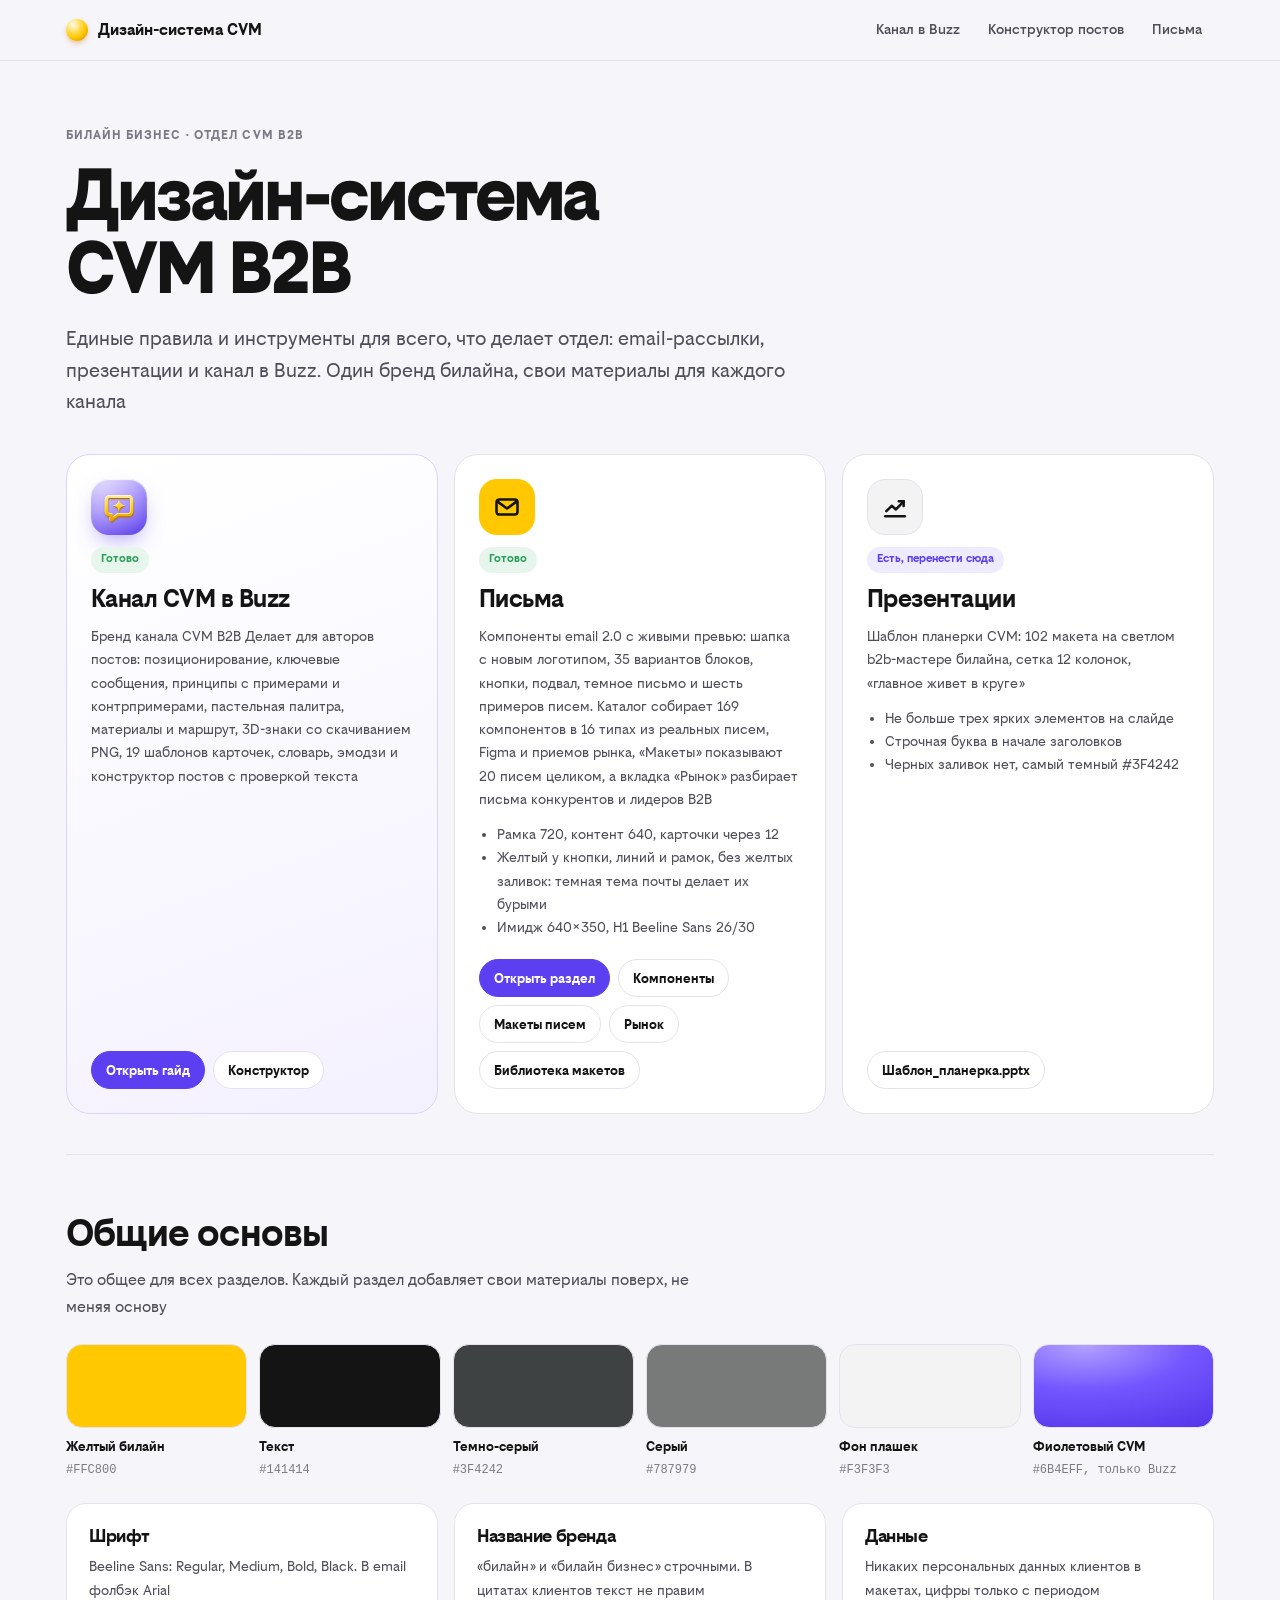
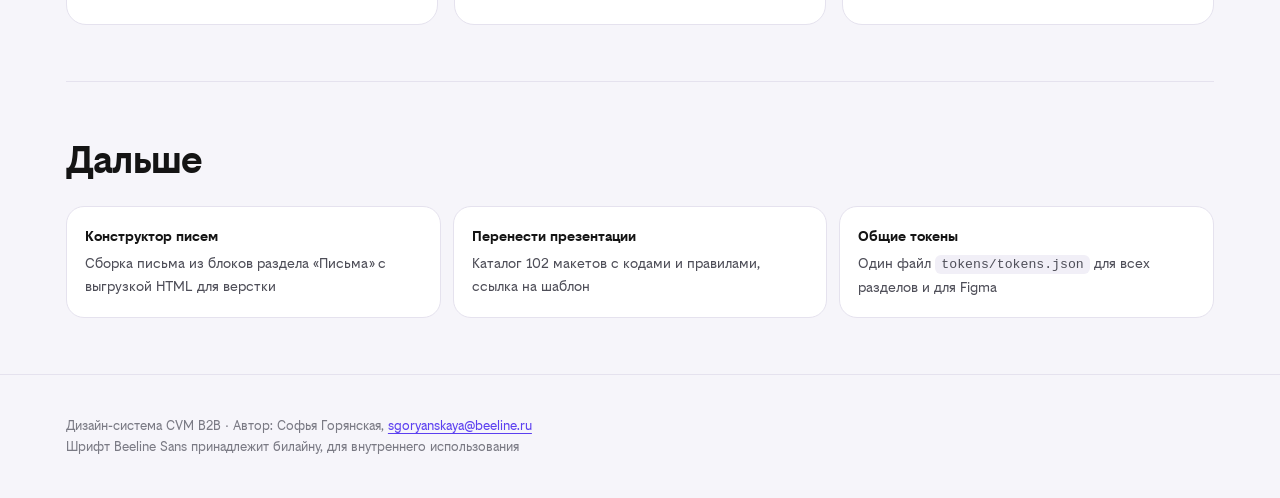
<file: index.html>
<!doctype html>
<html lang="ru">
<head>
<meta charset="utf-8">
<meta name="viewport" content="width=device-width,initial-scale=1,viewport-fit=cover">
<title>Дизайн-система CVM B2B</title>
<meta name="claude:viewport-fit-sides" content="cover">
<link rel="stylesheet" href="assets/site.css">
<style>
  .hub-hero{padding-block:64px 40px}
  .secs{display:grid;grid-template-columns:repeat(3,minmax(0,1fr));gap:16px;margin-top:36px}
  @media (max-width:900px){.secs{grid-template-columns:minmax(0,1fr)}}
  .sc{background:var(--surface);border:1px solid var(--line);border-radius:24px;padding:24px;display:flex;flex-direction:column;gap:12px;min-width:0}
  .sc.main{background:linear-gradient(160deg,#FFFFFF 0%,#F4F1FF 100%);border-color:#DCD4FF}
  .sc h2{font-size:26px;font-weight:700}
  .sc p{color:var(--sub);font-size:15px}
  .sc ul{margin:0;padding-left:18px;color:var(--sub);font-size:15px}
  .sc .links{display:flex;gap:8px;flex-wrap:wrap;margin-top:auto;padding-top:8px}
  .sc .ic{width:56px;height:56px;border-radius:18px;display:flex;align-items:center;justify-content:center;flex:none}
  .sc .ic.glass{background:linear-gradient(150deg,#F4F0FF 0%,#B2A0FF 46%,#684CF0 100%);box-shadow:inset 0 1px 1px rgba(255,255,255,.9),inset 0 -6px 14px rgba(60,30,200,.25),0 10px 22px -8px rgba(91,63,240,.55)}
  .sc .ic svg{display:block}
  .found{display:grid;grid-template-columns:repeat(6,minmax(0,1fr));gap:12px;margin-top:24px}
  @media (max-width:900px){.found{grid-template-columns:repeat(3,minmax(0,1fr))}}
  @media (max-width:480px){.found{grid-template-columns:repeat(2,minmax(0,1fr))}}
  .found .c{height:84px;border-radius:16px;border:1px solid var(--line)}
  .found .l{font-size:14px;margin-top:8px}
  .found .l code{background:transparent;padding:0;color:var(--mut);font-size:12px}
  .road{display:grid;grid-template-columns:repeat(3,minmax(0,1fr));gap:12px;margin-top:24px}
  @media (max-width:800px){.road{grid-template-columns:minmax(0,1fr)}}
  .road div{background:var(--surface);border:1px solid var(--line);border-radius:18px;padding:18px;font-size:15px;color:var(--sub)}
  .road b{display:block;color:var(--ink);margin-bottom:4px}
</style>
</head>
<body>
<header class="bar"><div class="wrap">
  <a class="logo" href="index.html"><i></i>Дизайн-система CVM</a>
  <nav class="nav" aria-label="Разделы">
    <a href="buzz/index.html">Канал в Buzz</a>
    <a href="buzz/constructor.html">Конструктор постов</a>
    <a href="email/index.html">Письма</a>
  </nav>
</div></header>

<main class="wrap">
  <section class="hub-hero">
    <div class="eyebrow">билайн бизнес · отдел CVM B2B</div>
    <h1 class="display" style="margin-top:14px;max-width:14ch">Дизайн-система CVM B2B</h1>
    <p class="lede" style="margin-top:18px">Единые правила и инструменты для всего, что делает отдел: email-рассылки, презентации и канал в Buzz. Один бренд билайна, свои материалы для каждого канала</p>

    <div class="secs">
      <article class="sc main">
        <div class="ic glass" data-gold="aichat" aria-hidden="true"></div>
        <span class="pill ok" style="align-self:flex-start">Готово</span>
        <h2>Канал CVM в Buzz</h2>
        <p>Бренд канала CVM B2B Делает для авторов постов: позиционирование, ключевые сообщения, принципы с примерами и контрпримерами, пастельная палитра, материалы и маршрут, 3D-знаки со скачиванием PNG, 19 шаблонов карточек, словарь, эмодзи и конструктор постов с проверкой текста</p>
        <div class="links"><a class="btn pri" href="buzz/index.html">Открыть гайд</a><a class="btn" href="buzz/constructor.html">Конструктор</a></div>
      </article>
      <article class="sc">
        <div class="ic" style="background:var(--y)" data-ink="mail" aria-hidden="true"></div>
        <span class="pill ok" style="align-self:flex-start">Готово</span>
        <h2>Письма</h2>
        <p>Компоненты email 2.0 с живыми превью: шапка с новым логотипом, 35 вариантов блоков, кнопки, подвал, темное письмо и шесть примеров писем. Каталог собирает 169 компонентов в 16 типах из реальных писем, Figma и приемов рынка, «Макеты» показывают 20 писем целиком, а вкладка «Рынок» разбирает письма конкурентов и лидеров B2B</p>
        <ul><li>Рамка 720, контент 640, карточки через 12</li><li>Желтый у кнопки, линий и рамок, без желтых заливок: темная тема почты делает их бурыми</li><li>Имидж 640×350, H1 Beeline Sans 26/30</li></ul>
        <div class="links"><a class="btn pri" href="email/index.html">Открыть раздел</a><a class="btn" href="email/catalog.html">Компоненты</a><a class="btn" href="email/layouts.html">Макеты писем</a><a class="btn" href="email/market.html">Рынок</a><a class="btn" href="https://sgoryanskya.github.io/email_goryanskaya/" target="_blank" rel="noopener">Библиотека макетов</a></div>
      </article>
      <article class="sc">
        <div class="ic" style="background:#F3F3F3;border:1px solid var(--line)" data-ink="chart" aria-hidden="true"></div>
        <span class="pill vi" style="align-self:flex-start">Есть, перенести сюда</span>
        <h2>Презентации</h2>
        <p>Шаблон планерки CVM: 102 макета на светлом b2b-мастере билайна, сетка 12 колонок, «главное живет в круге»</p>
        <ul><li>Не больше трех ярких элементов на слайде</li><li>Строчная буква в начале заголовков</li><li>Черных заливок нет, самый темный #3F4242</li></ul>
        <div class="links"><span class="btn" aria-disabled="true" style="cursor:default">Шаблон_планерка.pptx</span></div>
      </article>
    </div>
  </section>

  <section class="sec">
    <h2>Общие основы</h2>
    <p class="intro">Это общее для всех разделов. Каждый раздел добавляет свои материалы поверх, не меняя основу</p>
    <div class="found">
      <div><div class="c" style="background:#FFC800"></div><div class="l"><b>Желтый билайн</b><br><code>#FFC800</code></div></div>
      <div><div class="c" style="background:#141414"></div><div class="l"><b>Текст</b><br><code>#141414</code></div></div>
      <div><div class="c" style="background:#3F4242"></div><div class="l"><b>Темно-серый</b><br><code>#3F4242</code></div></div>
      <div><div class="c" style="background:#787979"></div><div class="l"><b>Серый</b><br><code>#787979</code></div></div>
      <div><div class="c" style="background:#F3F3F3"></div><div class="l"><b>Фон плашек</b><br><code>#F3F3F3</code></div></div>
      <div><div class="c" style="background:radial-gradient(140% 130% at 28% 0%,#B3A2FF 0%,#7457FF 42%,#4F2FE6 100%)"></div><div class="l"><b>Фиолетовый CVM</b><br><code>#6B4EFF, только Buzz</code></div></div>
    </div>
    <div class="grid g3" style="margin-top:24px">
      <div class="panel"><h3>Шрифт</h3><p>Beeline Sans: Regular, Medium, Bold, Black. В email фолбэк Arial</p></div>
      <div class="panel"><h3>Название бренда</h3><p>«билайн» и «билайн бизнес» строчными. В цитатах клиентов текст не правим</p></div>
      <div class="panel"><h3>Данные</h3><p>Никаких персональных данных клиентов в макетах, цифры только с периодом</p></div>
    </div>
  </section>

  <section class="sec">
    <h2>Дальше</h2>
    <div class="road">
      <div><b>Конструктор писем</b>Сборка письма из блоков раздела «Письма» с выгрузкой HTML для верстки</div>
      <div><b>Перенести презентации</b>Каталог 102 макетов с кодами и правилами, ссылка на шаблон</div>
      <div><b>Общие токены</b>Один файл <code>tokens/tokens.json</code> для всех разделов и для Figma</div>
    </div>
  </section>
</main>
<footer class="foot"><div class="wrap">Дизайн-система CVM B2B · Автор: Софья Горянская, <a href="mailto:sgoryanskaya@beeline.ru">sgoryanskaya@beeline.ru</a><br>Шрифт Beeline Sans принадлежит билайну, для внутреннего использования</div></footer>
<script src="buzz/assets/illustrations.js"></script>
<script>
  // знаки разделов из той же библиотеки, что и 3D-иллюстрации канала
  (function () {
    var I = window.CVMIll; if (!I) return;
    document.querySelectorAll('[data-gold]').forEach(function (el) { el.innerHTML = I.gold(el.dataset.gold, 36); });
    document.querySelectorAll('[data-ink]').forEach(function (el) { el.innerHTML = I.ink(el.dataset.ink, 28, '#141414'); });
  })();
</script>
</body>
</html>
</file>
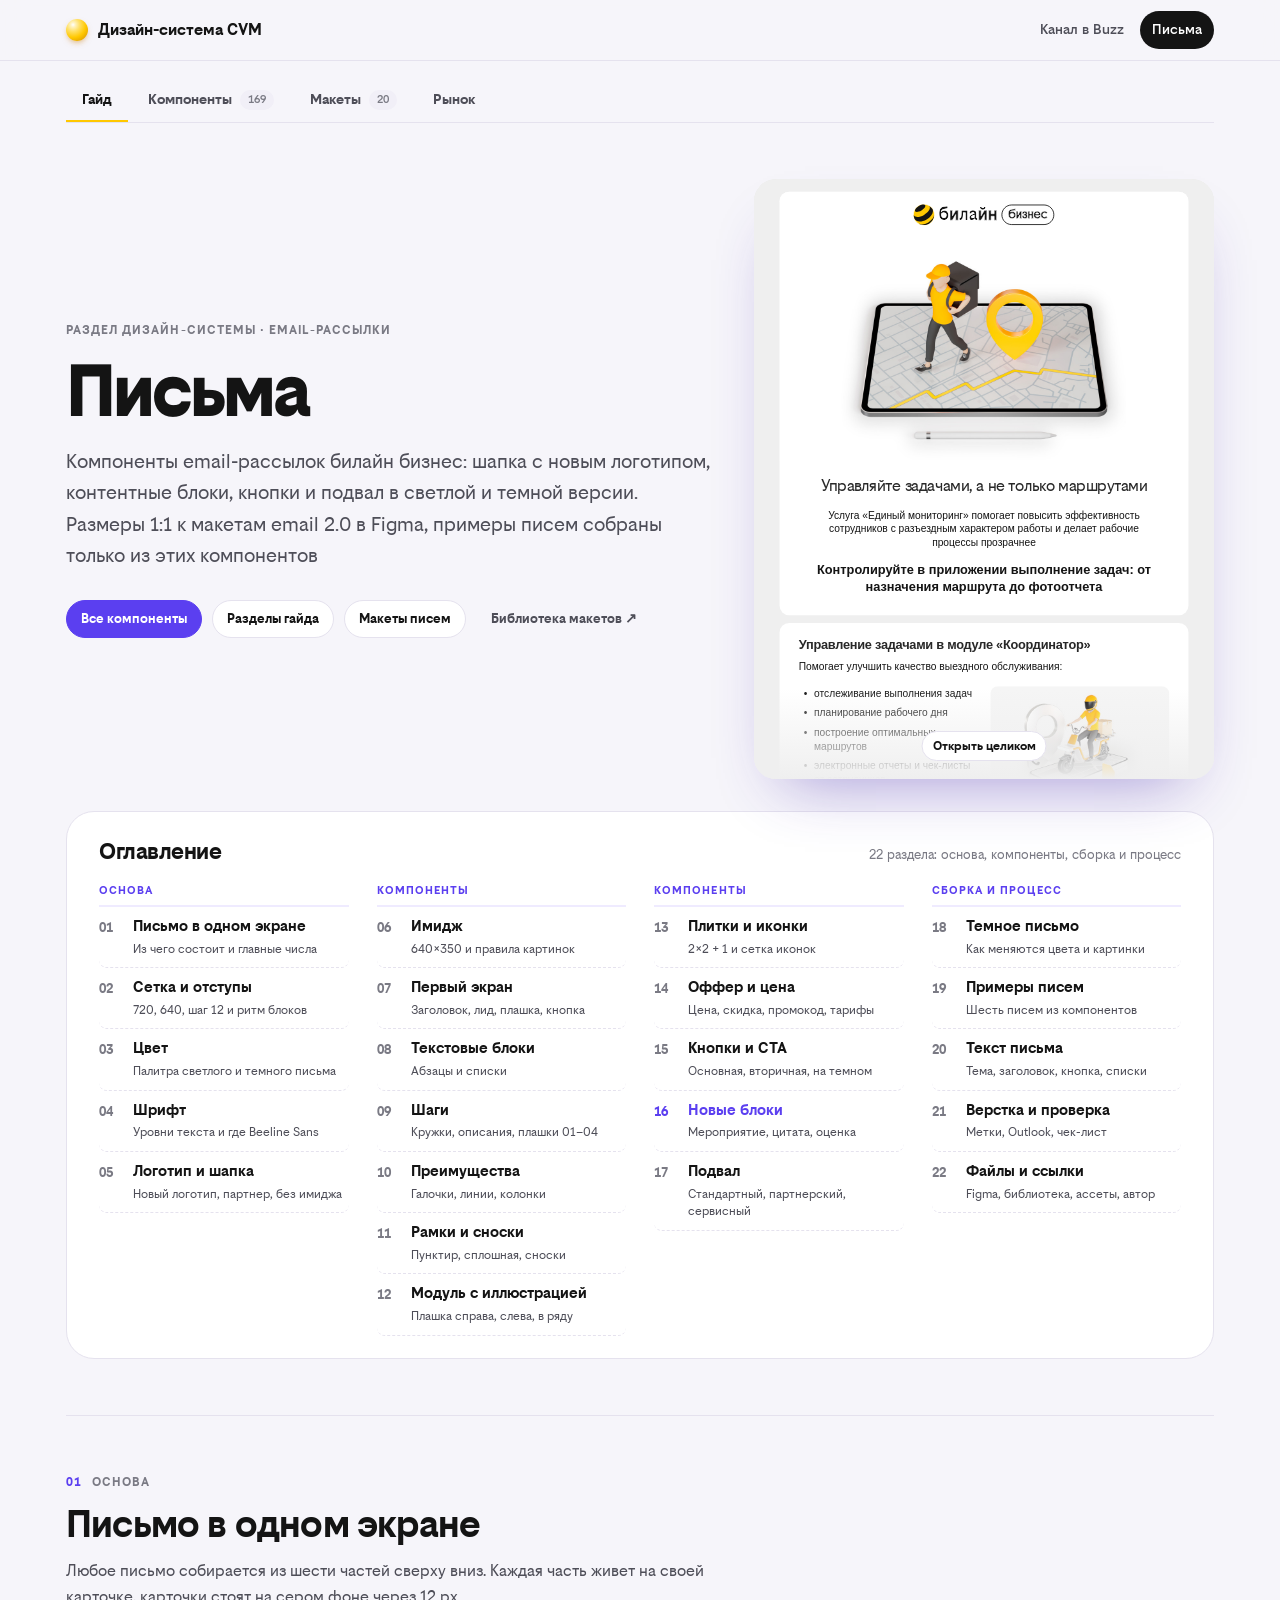
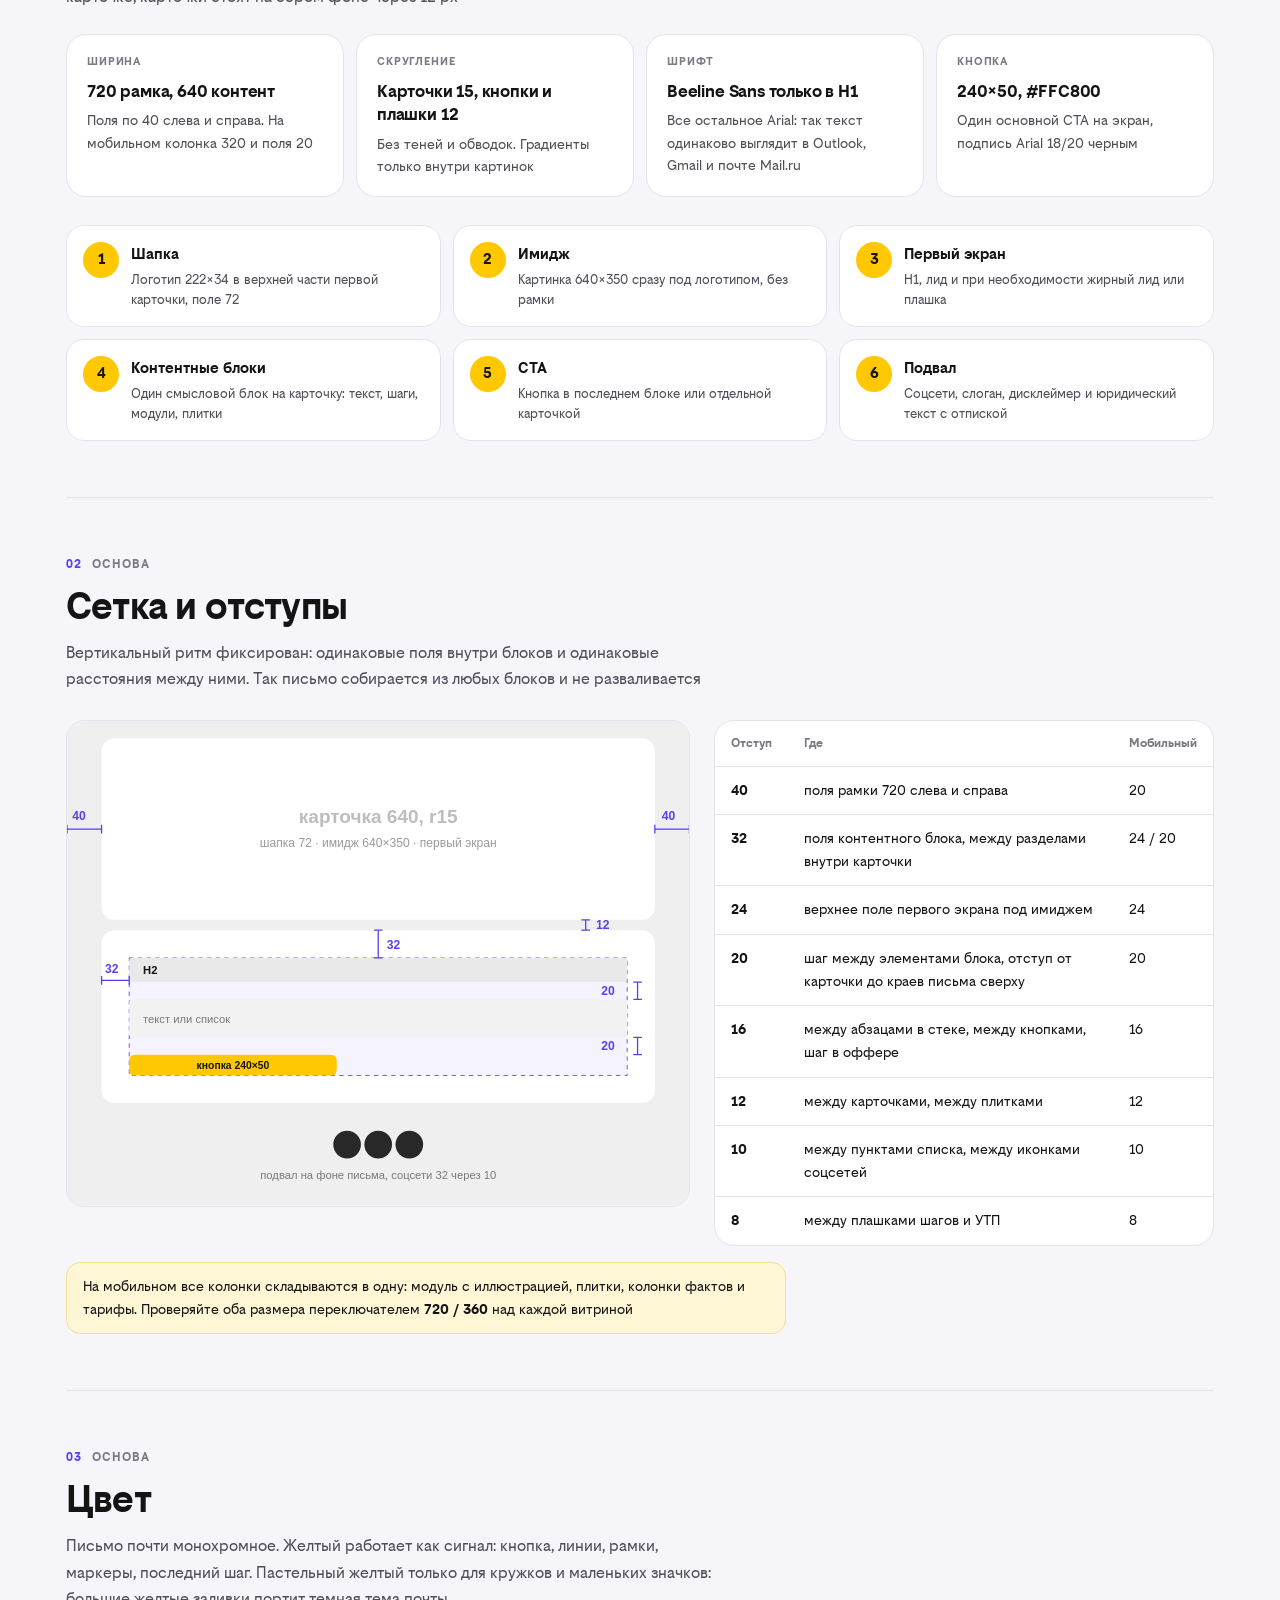
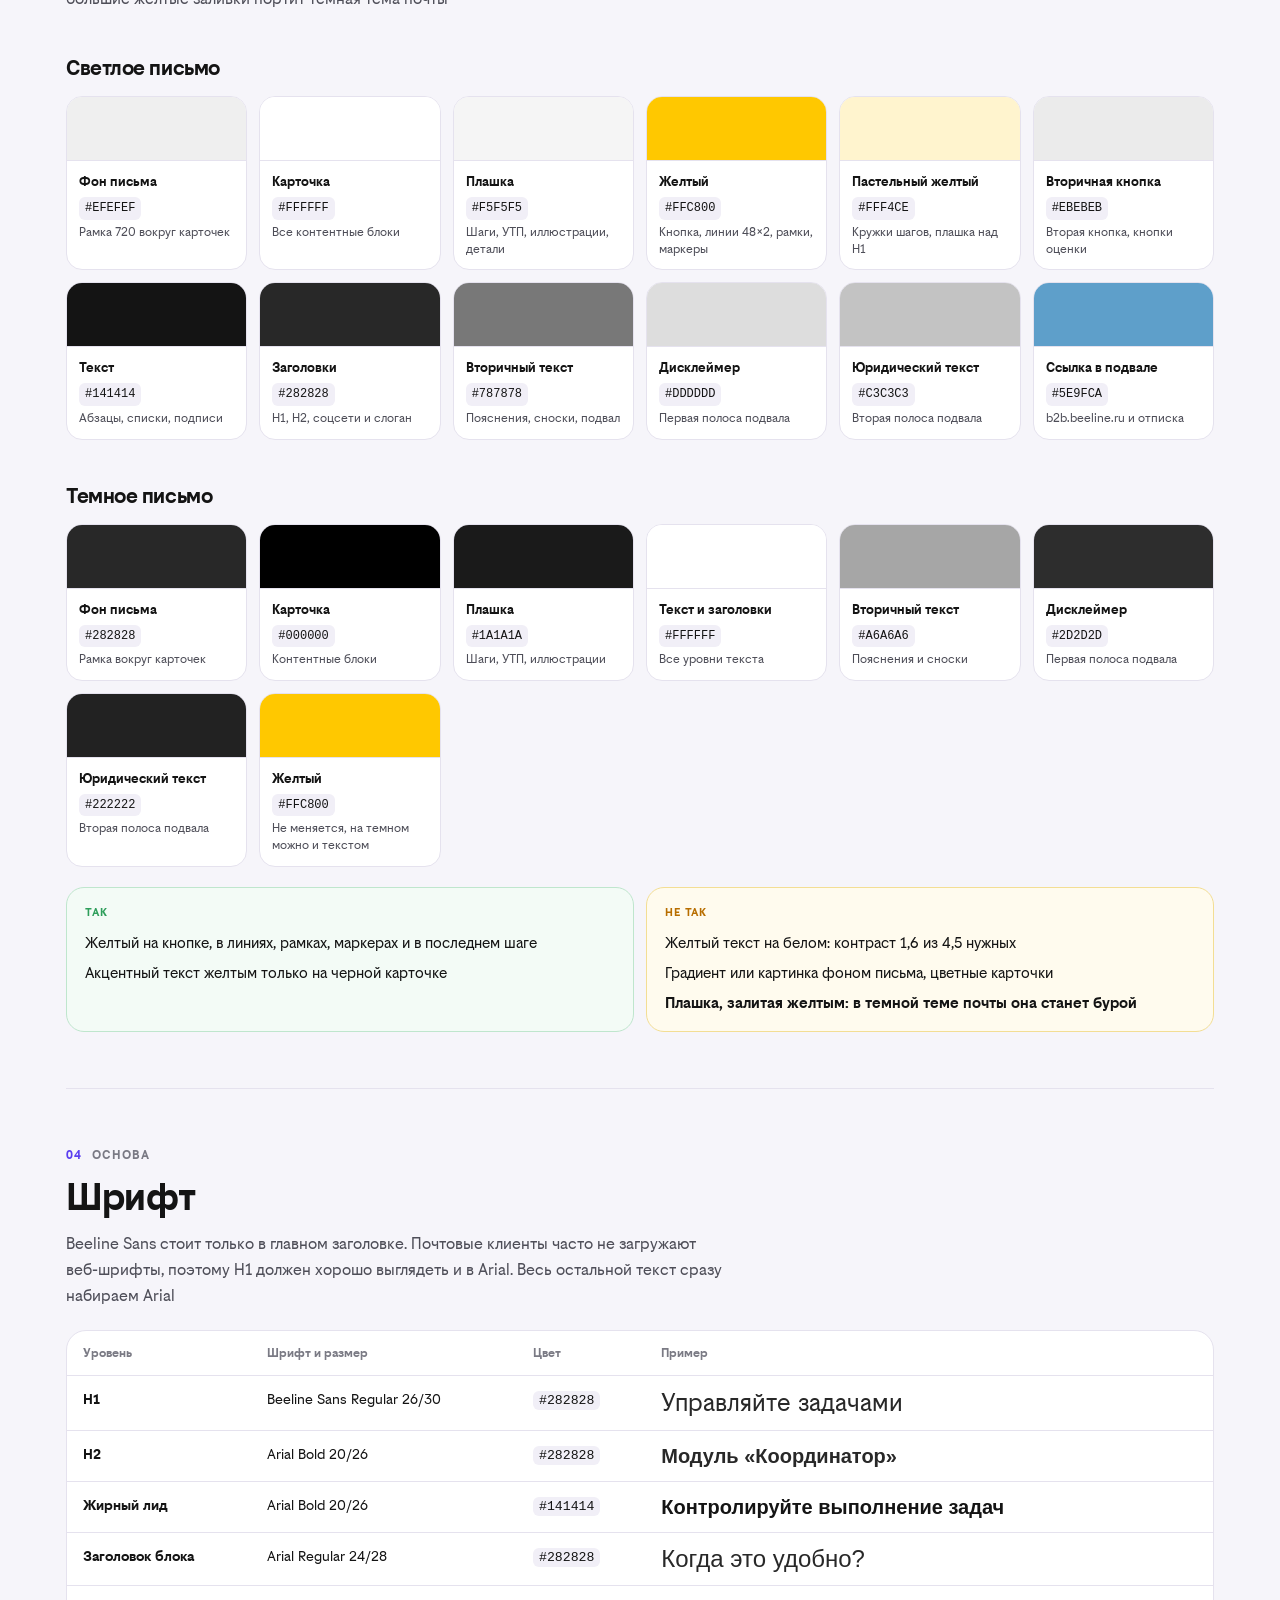
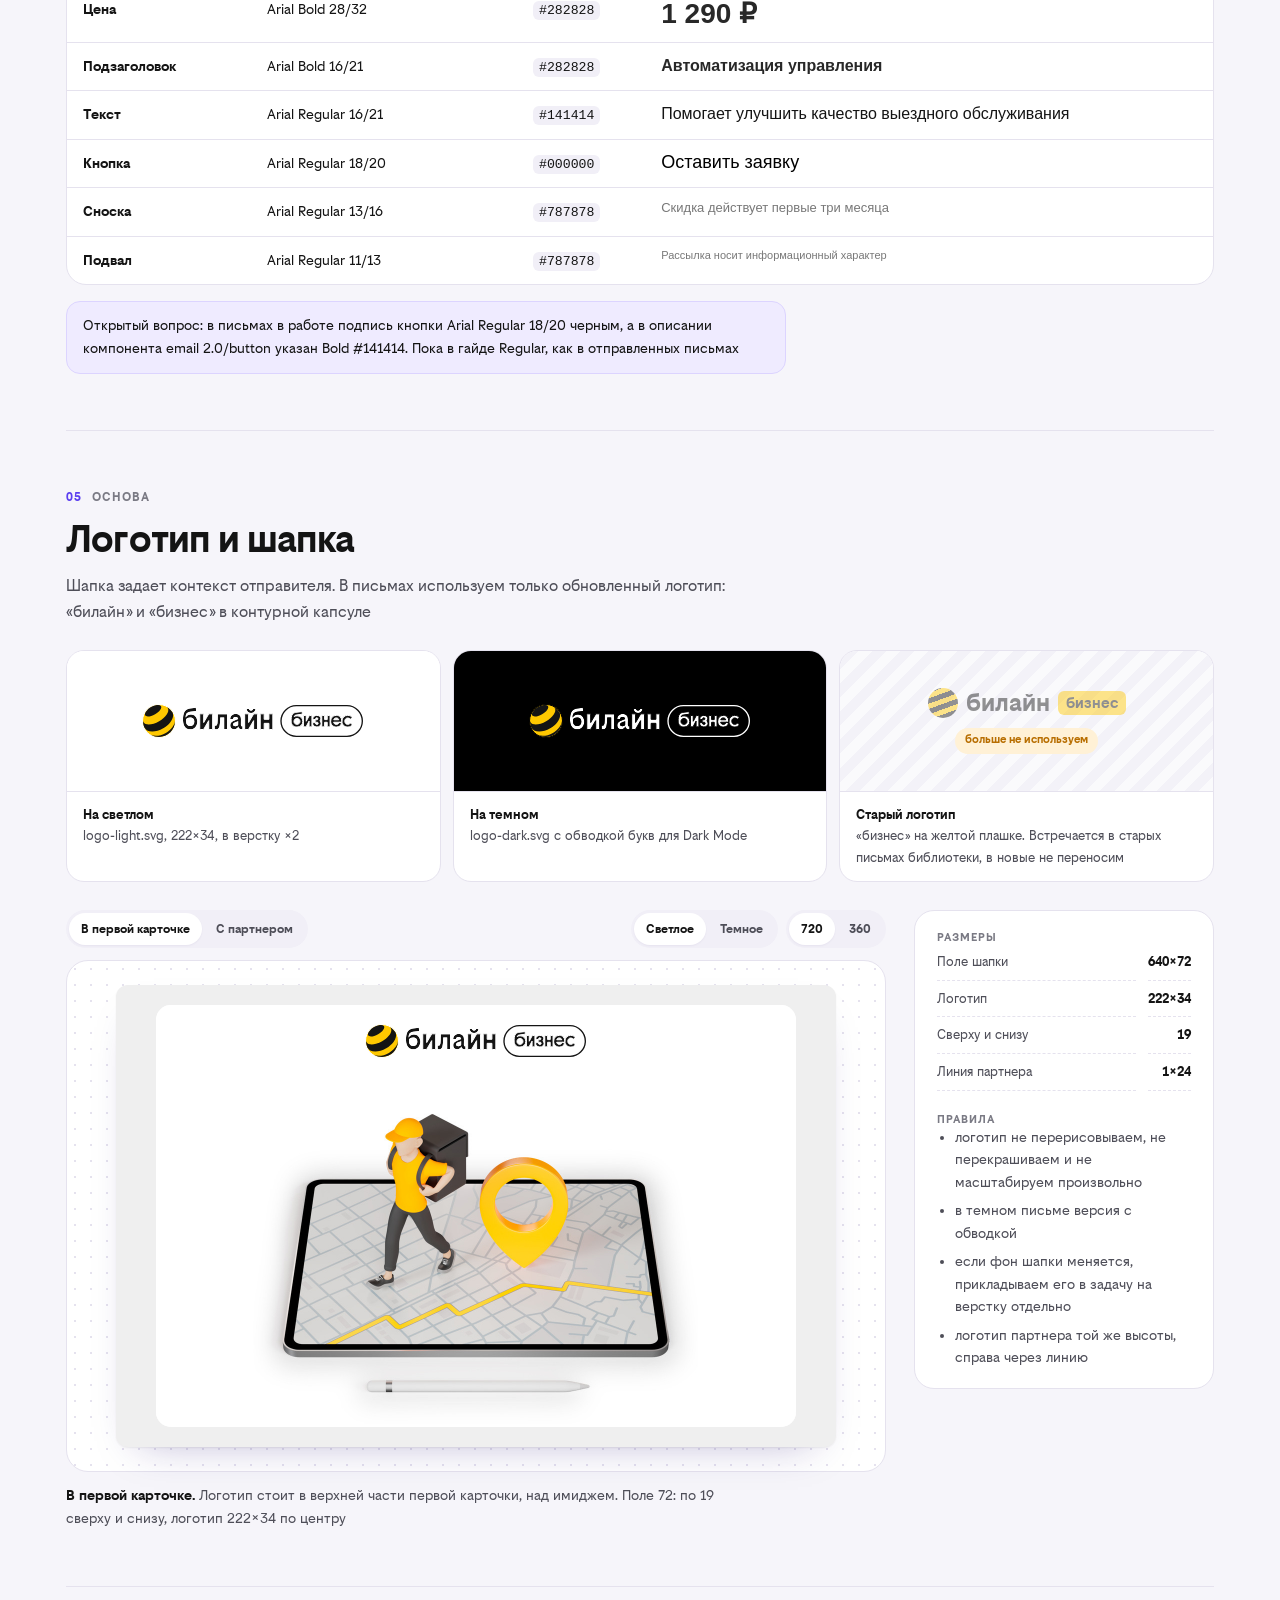
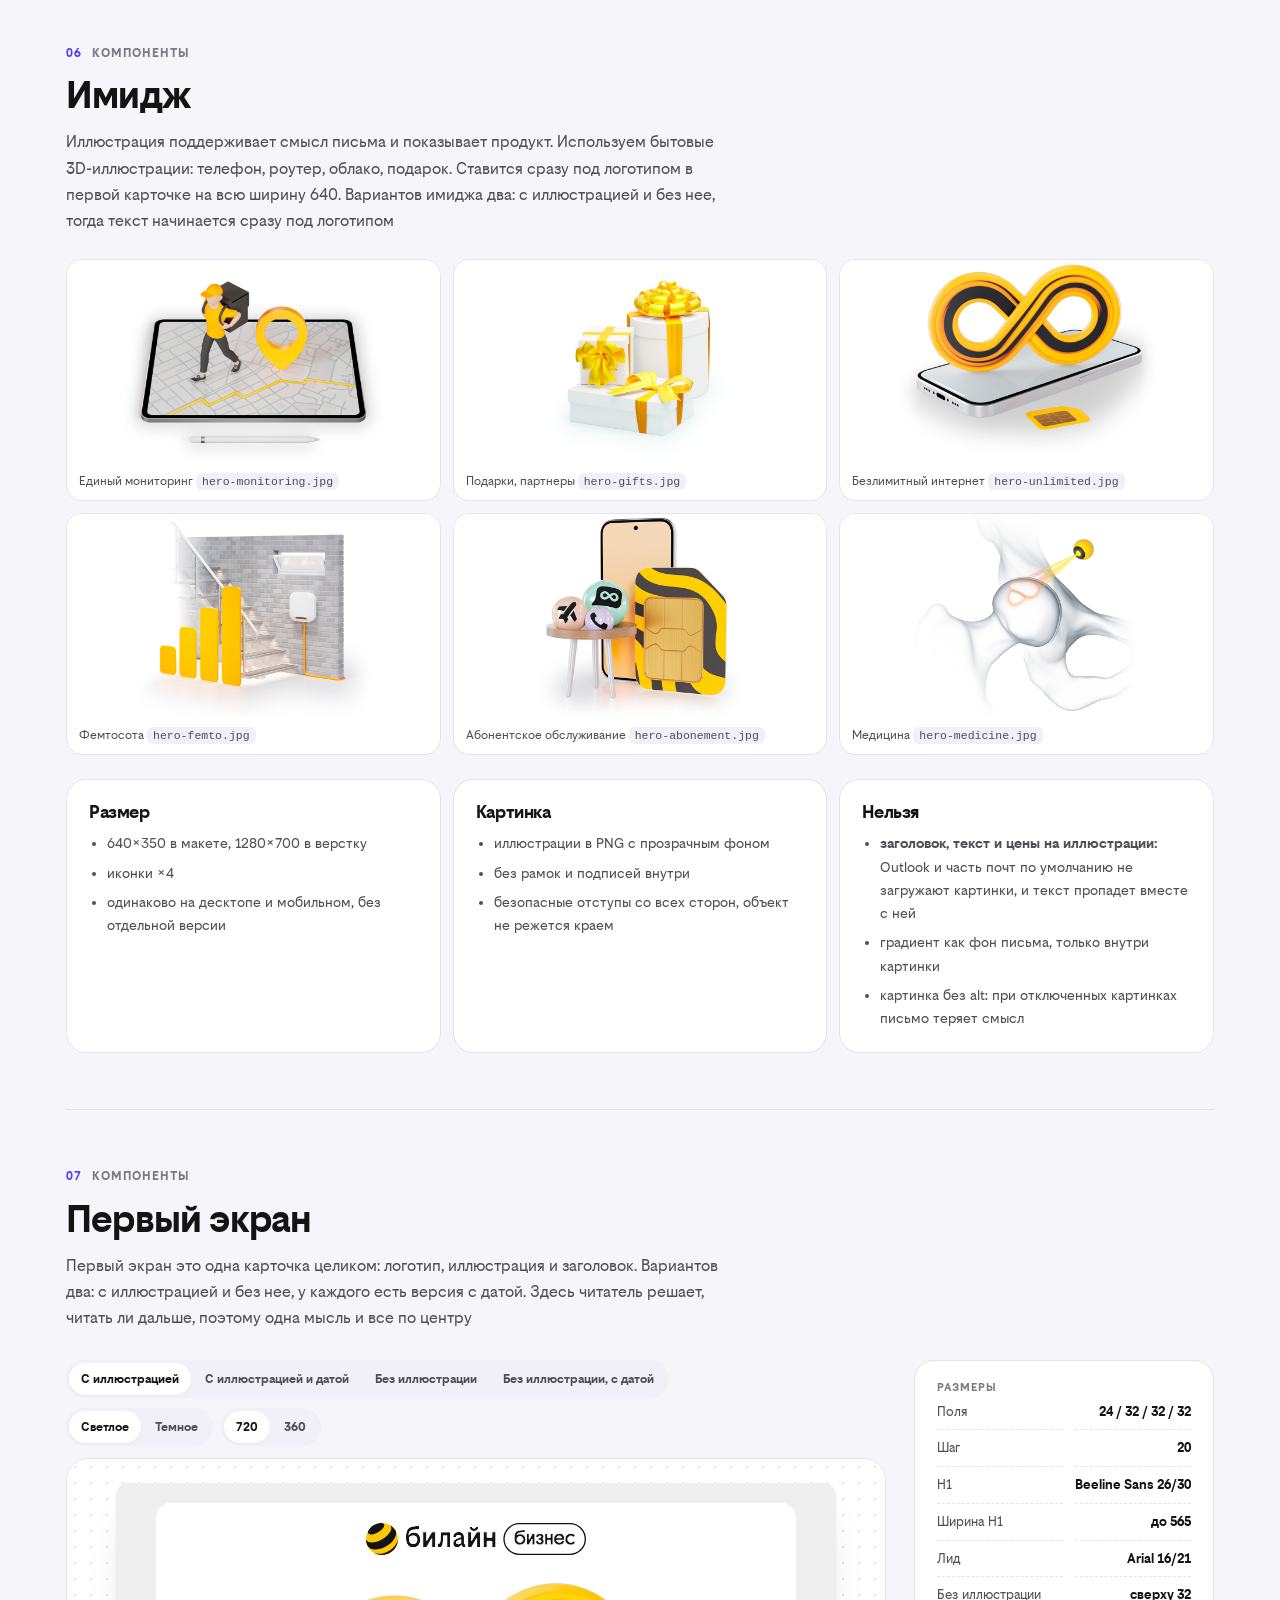
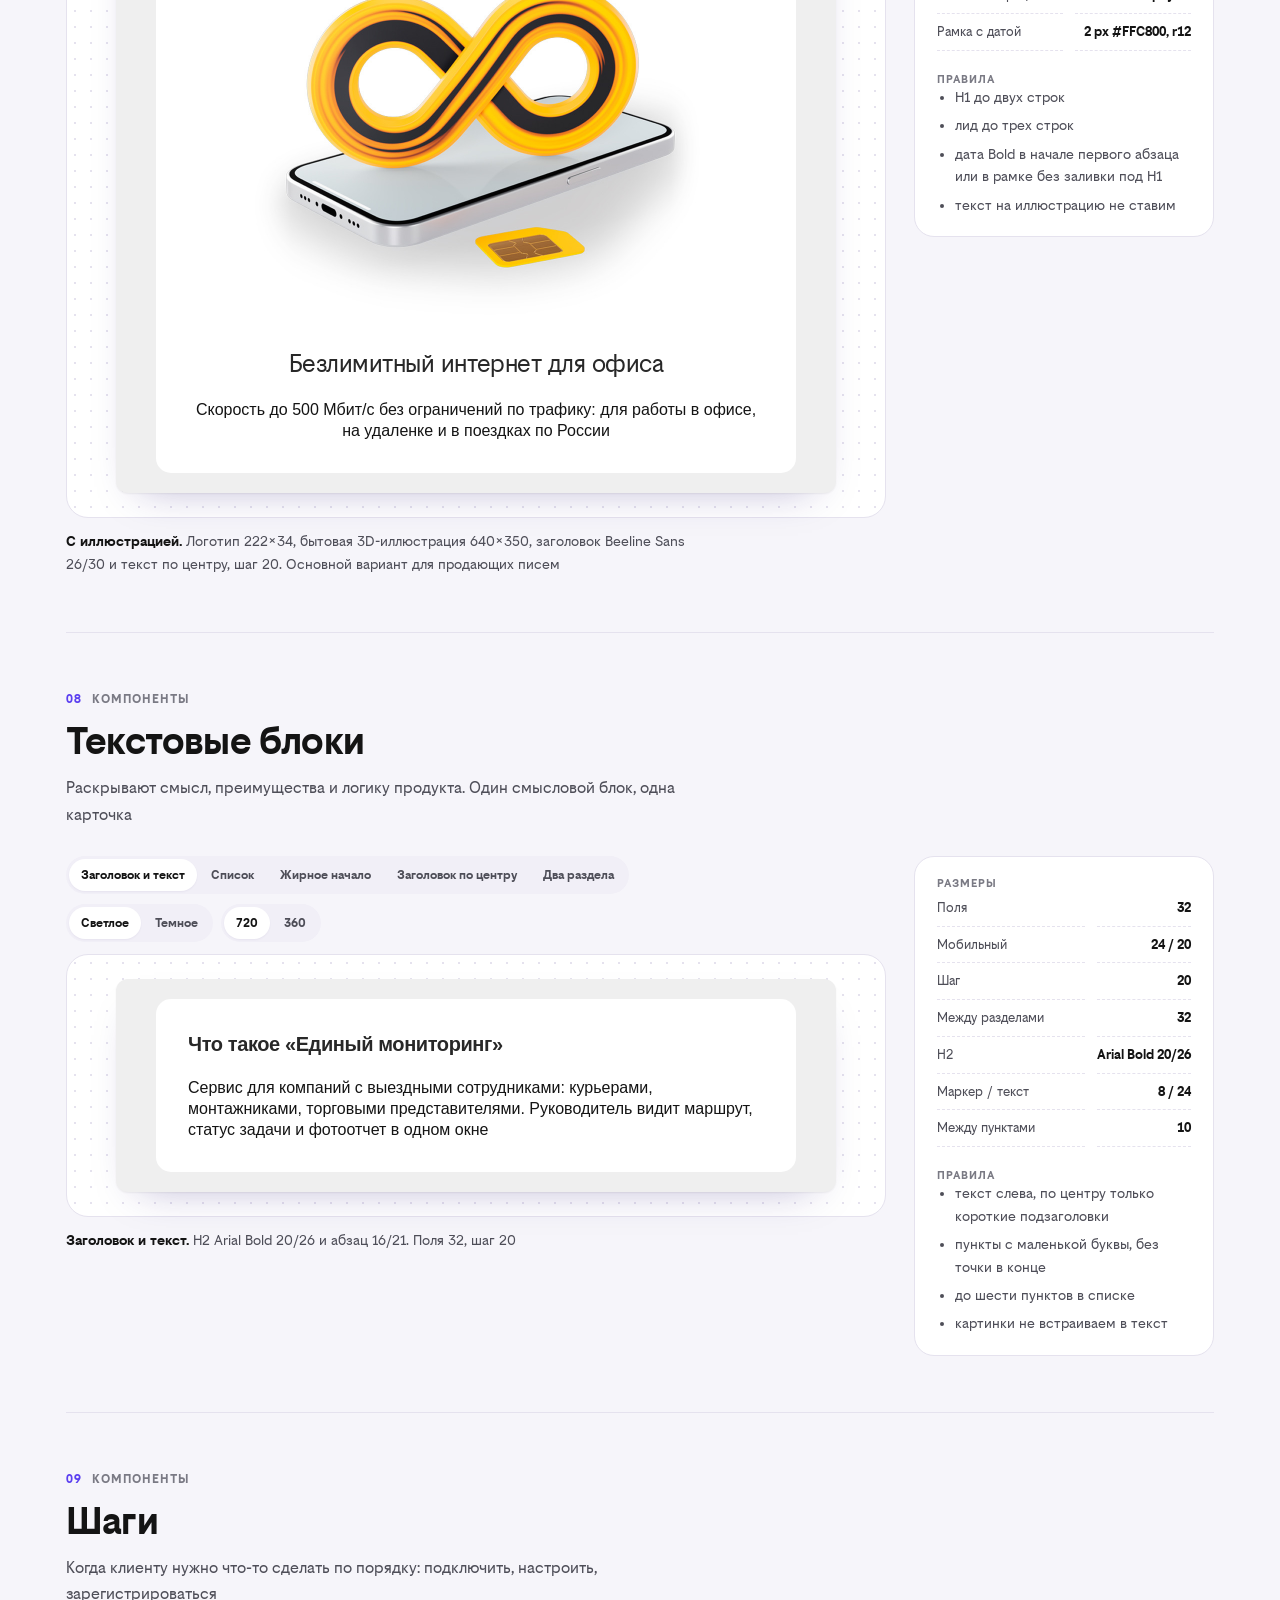
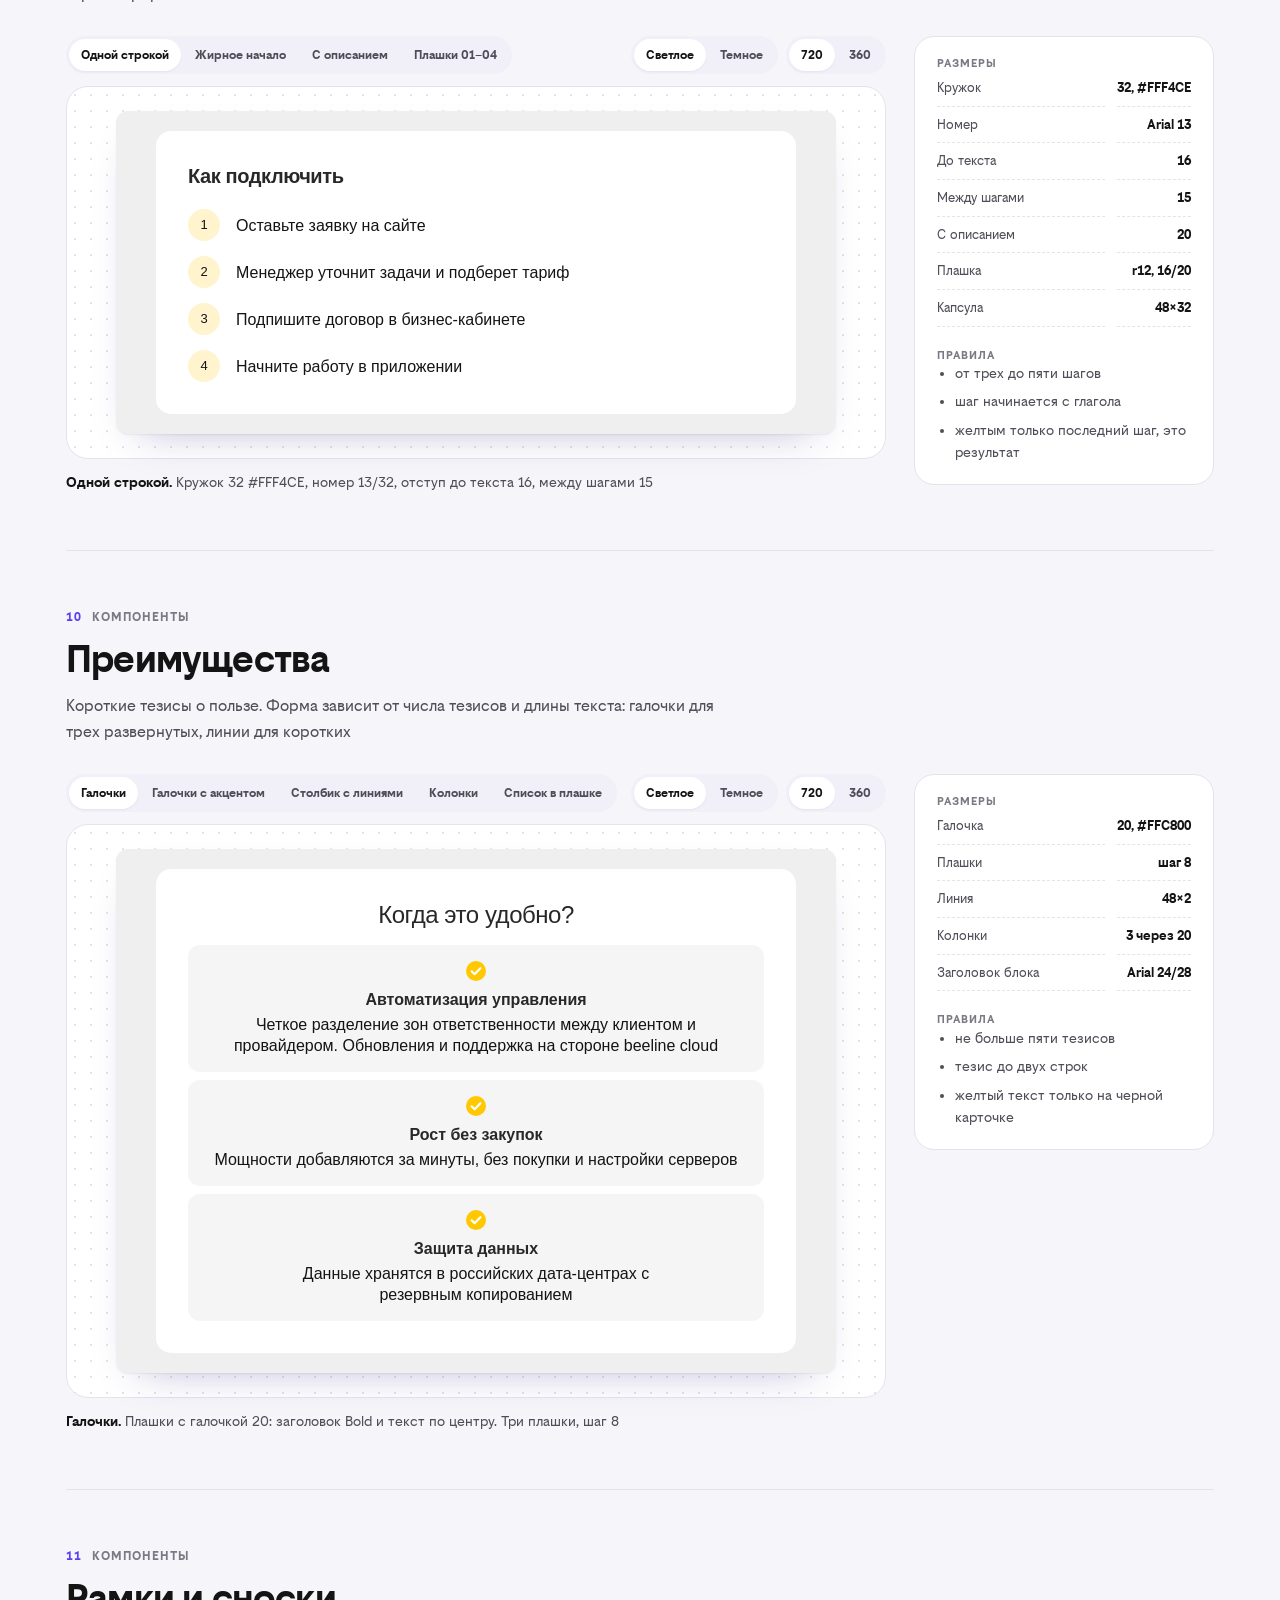
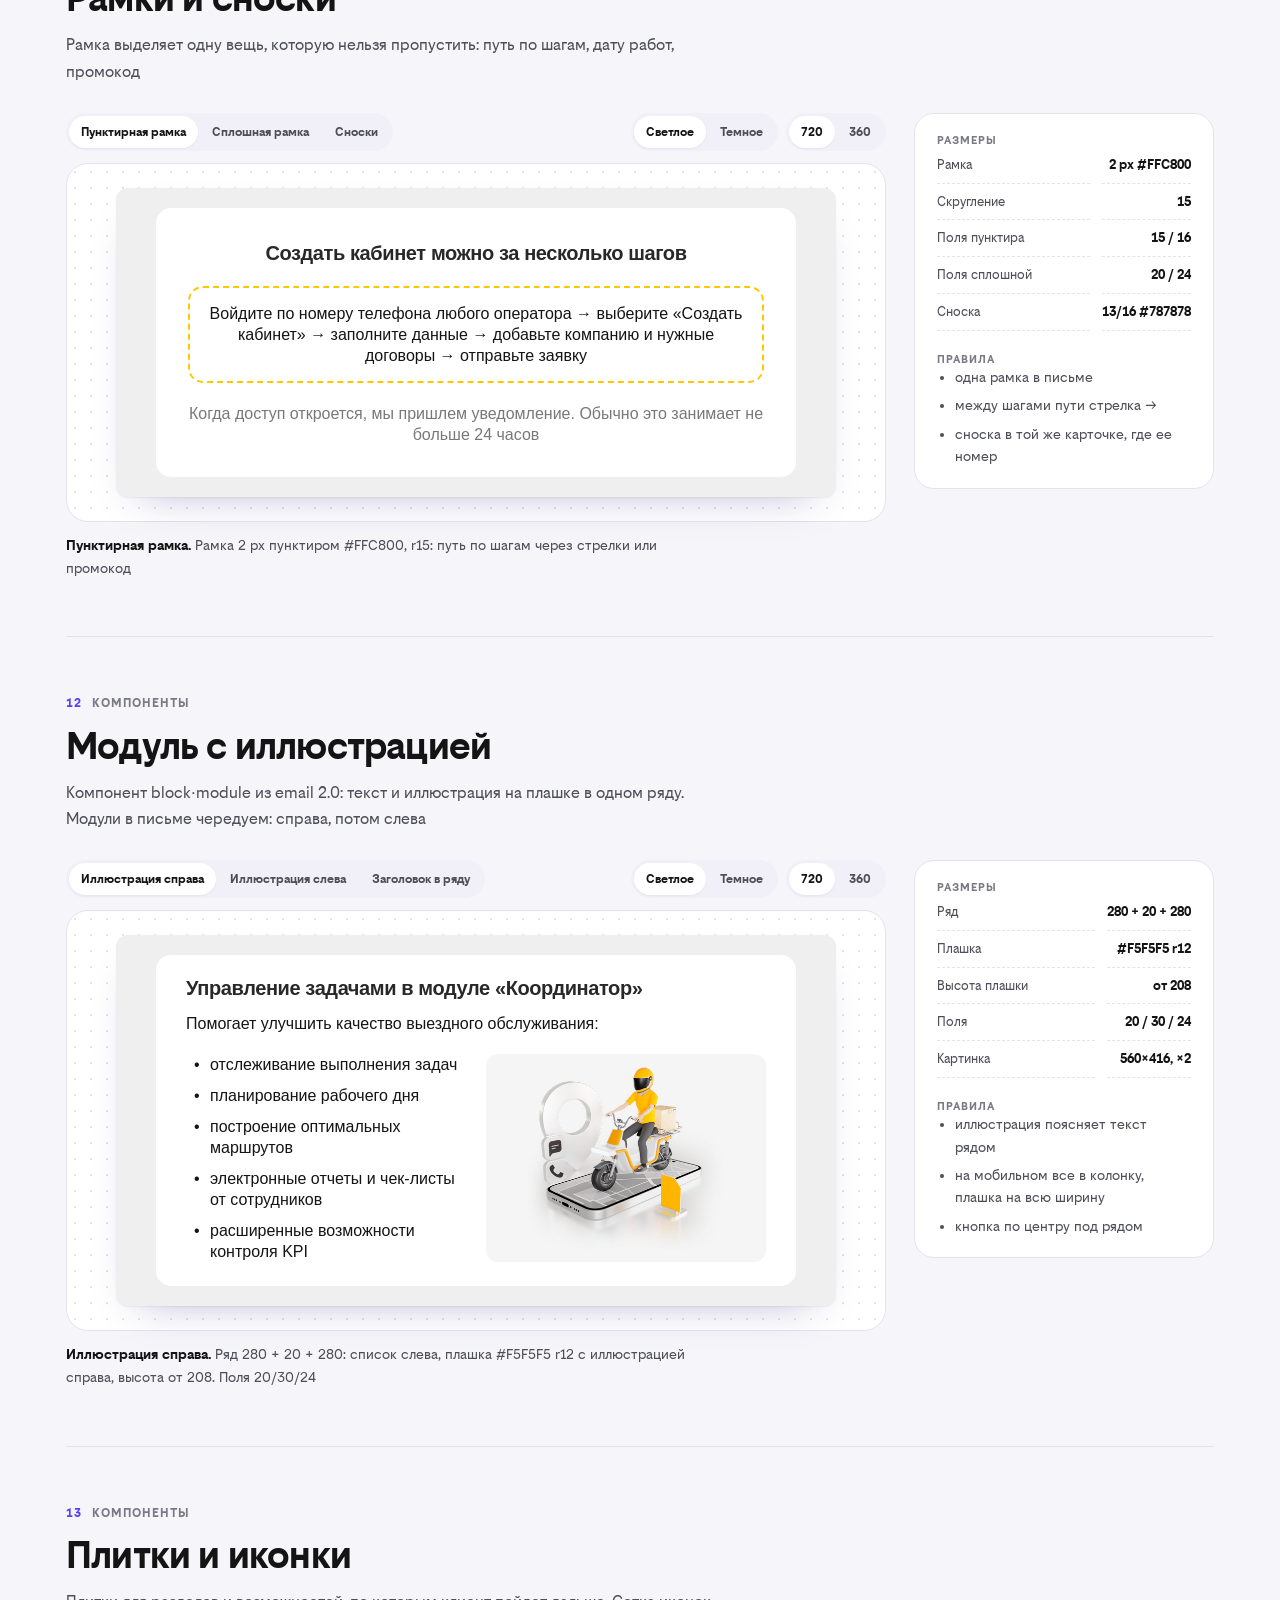
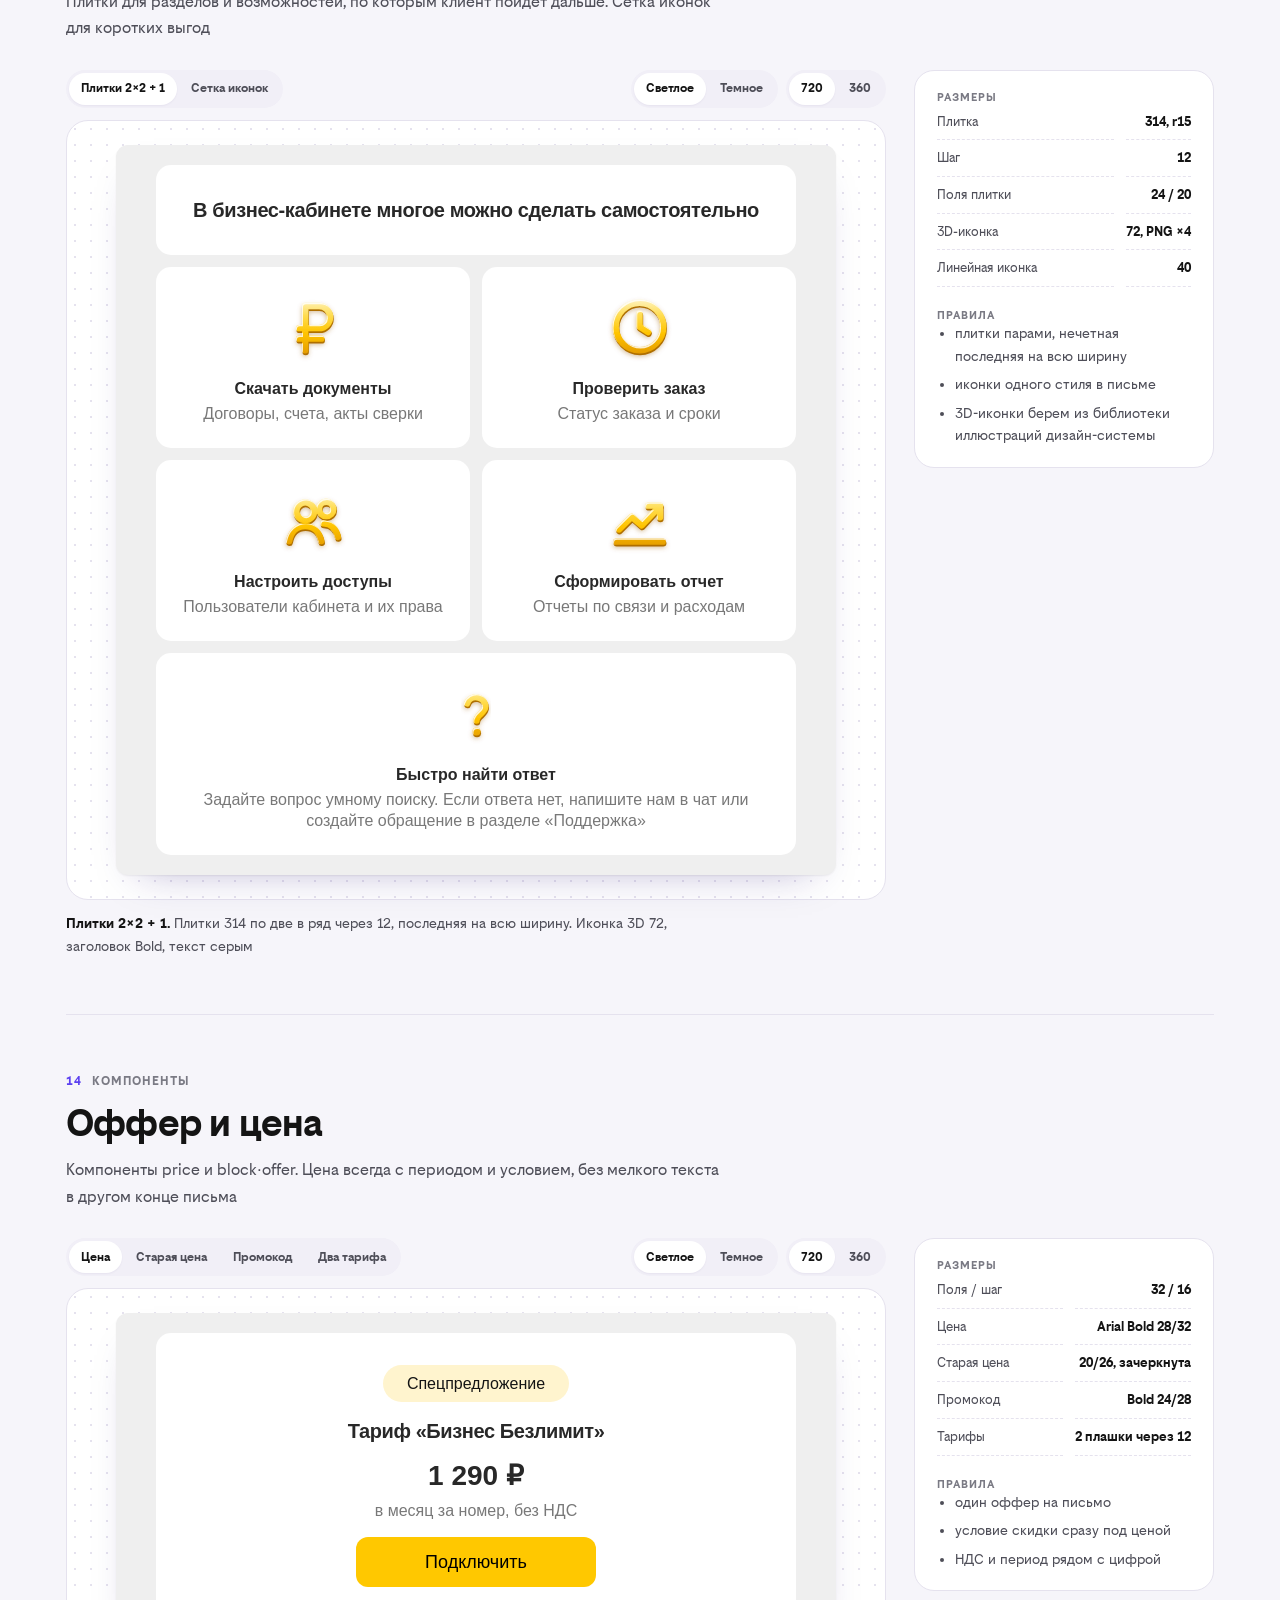
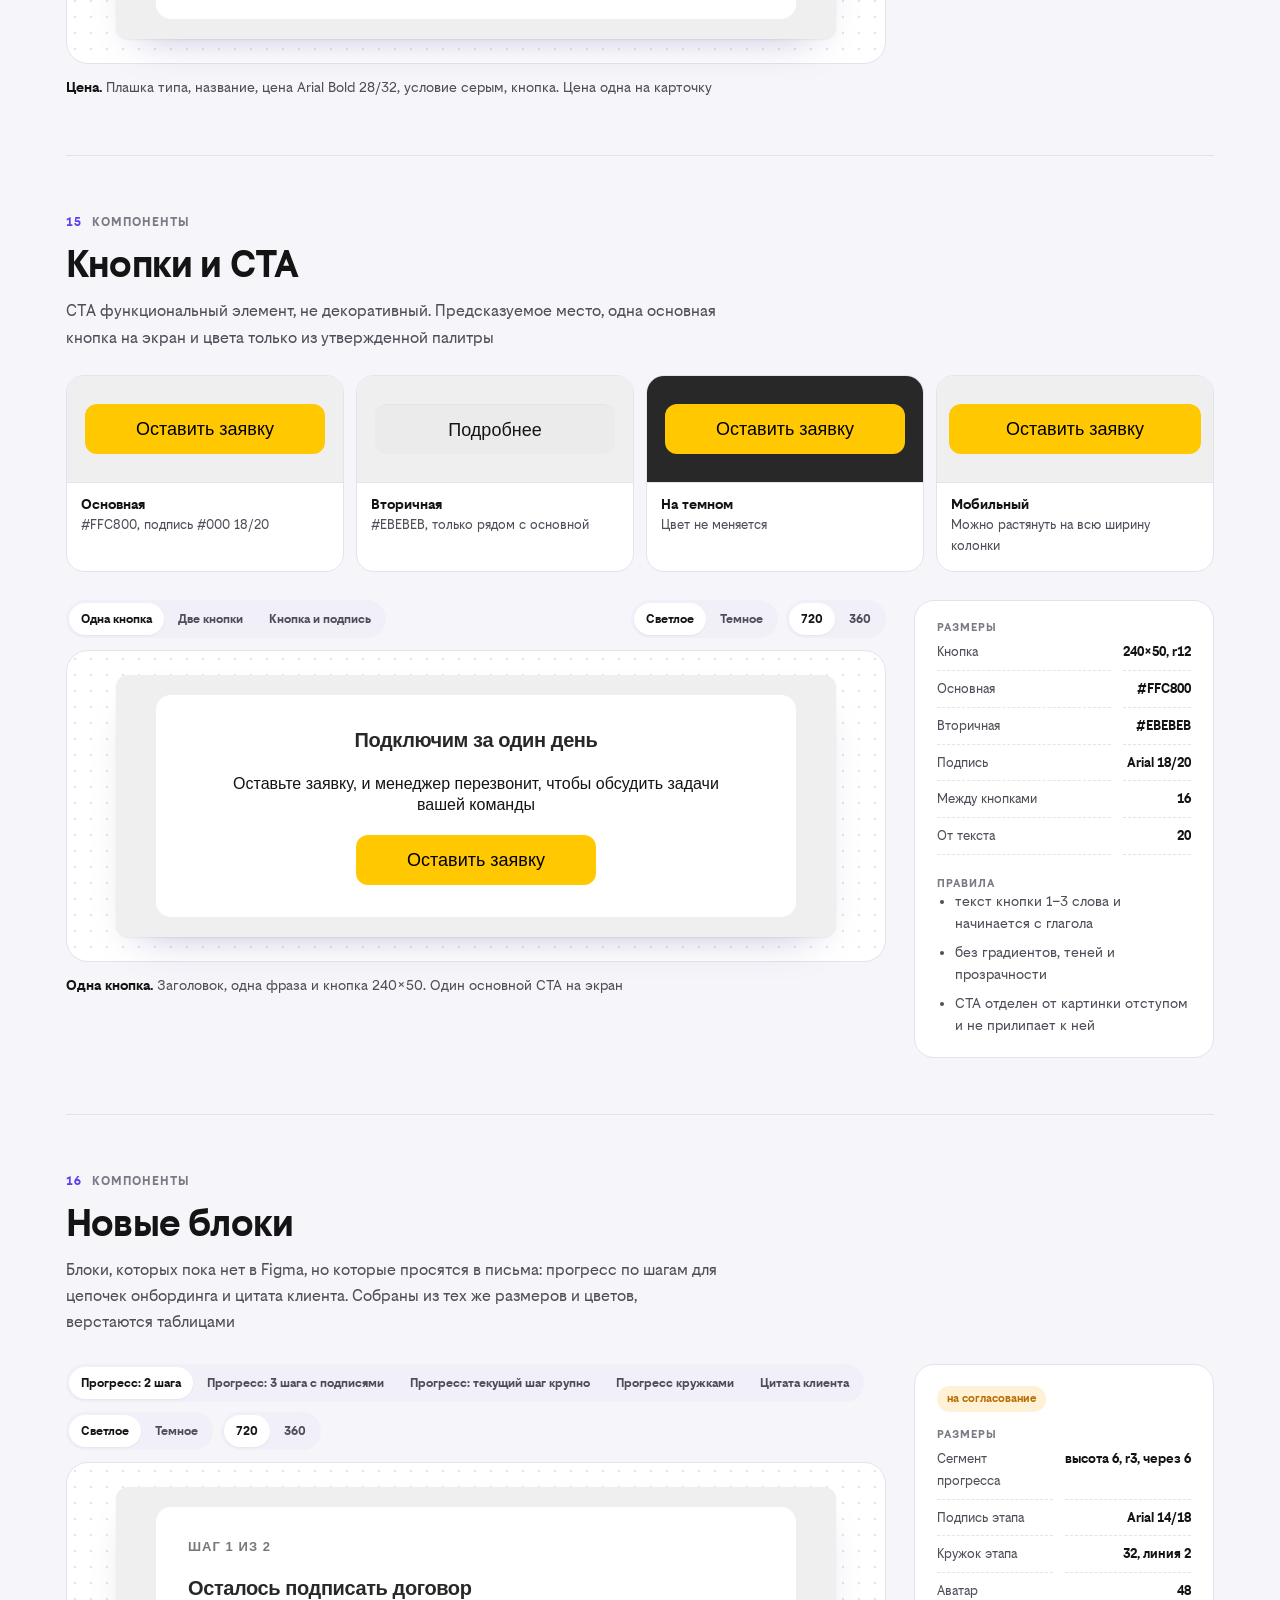
<file: email/index.html>
<!doctype html>
<html lang="ru">
<head>
<meta charset="utf-8">
<meta name="viewport" content="width=device-width,initial-scale=1,viewport-fit=cover">
<title>Письма CVM B2B</title>
<meta name="claude:viewport-fit-sides" content="cover">
<link rel="stylesheet" href="../assets/site.css">
<link rel="stylesheet" href="assets/email.css">
<style>
  html{scroll-behavior:smooth;scroll-padding-top:76px}
  @media (prefers-reduced-motion:reduce){html{scroll-behavior:auto}}
  .hero{padding-block:56px 32px;display:grid;grid-template-columns:minmax(0,1fr) minmax(0,460px);gap:40px;align-items:center}
  @media (max-width:900px){.hero{grid-template-columns:minmax(0,1fr)}}
  .hero .acts{display:flex;gap:10px;flex-wrap:wrap;margin-top:28px}
  .mini{position:relative;height:600px;overflow:hidden;border-radius:22px;background:#EFEFEF;box-shadow:0 30px 60px -30px rgba(60,30,170,.45)}
  .mini>.ml{position:absolute;left:0;top:0;width:720px;max-width:none;transform-origin:0 0}
  .mini:after{content:"";position:absolute;inset:auto 0 0;height:90px;background:linear-gradient(rgba(239,239,239,0),#EFEFEF);pointer-events:none}
  .mini a.open{position:absolute;left:50%;bottom:18px;transform:translateX(-50%);z-index:2}
  .note{background:var(--y-soft);border:1px solid #F3DE94;border-radius:14px;padding:12px 16px;font-size:15px;margin-top:16px;max-width:80ch}
  .note.vi{background:var(--vi-soft);border-color:#DCD4FF}
  .sub-h{font-size:22px;margin-top:44px}
  .sub-h+p{margin-top:6px;color:var(--sub);max-width:66ch}

  .sec-k{display:flex;gap:10px;align-items:center;font-size:13px;font-weight:700;letter-spacing:.08em;text-transform:uppercase;color:var(--mut);margin-bottom:10px}
  .sec-k i{font-style:normal;color:var(--vi);font-variant-numeric:tabular-nums}

  /* оглавление */
  .toc-box{background:var(--surface);border:1px solid var(--line);border-radius:28px;padding:26px clamp(18px,3vw,32px) 22px;margin-bottom:56px}
  .toc-top{display:flex;align-items:baseline;justify-content:space-between;gap:12px;flex-wrap:wrap}
  .toc-top h2{font-size:24px}
  .toc-g{display:grid;grid-template-columns:repeat(4,minmax(0,1fr));gap:18px 28px;margin-top:18px}
  @media (max-width:960px){.toc-g{grid-template-columns:repeat(2,minmax(0,1fr))}}
  @media (max-width:540px){.toc-g{grid-template-columns:minmax(0,1fr)}}
  .toc-g h3{font-size:12px;font-weight:700;letter-spacing:.09em;text-transform:uppercase;color:var(--vi);padding-bottom:8px;border-bottom:2px solid var(--vi-soft)}
  .toc-g ol{list-style:none;margin:0;padding:0}
  .toc-g a{display:grid;grid-template-columns:30px minmax(0,1fr);column-gap:4px;padding:9px 6px 9px 0;border-bottom:1px dashed var(--line);text-decoration:none;color:var(--ink);border-radius:8px}
  .toc-g a i{font-style:normal;font-weight:700;color:var(--mut);font-size:14px;font-variant-numeric:tabular-nums;padding-top:1px}
  .toc-g a b{font-size:16px;font-weight:700;line-height:1.3}
  .toc-g a span{grid-column:2;font-size:13px;color:var(--sub);line-height:1.35;margin-top:2px}
  .toc-g a:hover b,.toc-g a[aria-current="true"] b{color:var(--vi)}
  .toc-g a[aria-current="true"] i{color:var(--vi)}
  .toc-fab{position:fixed;right:max(16px,env(safe-area-inset-right,0px));bottom:max(16px,env(safe-area-inset-bottom,0px));z-index:55;display:flex;align-items:center;gap:8px;height:46px;padding:0 18px 0 14px;border-radius:999px;border:0;background:var(--ink);color:#fff;font:inherit;font-weight:700;font-size:14px;cursor:pointer;box-shadow:0 14px 30px -12px rgba(20,10,60,.55);transition:opacity .2s,transform .2s}
  .toc-fab[hidden]{display:flex;opacity:0;transform:translateY(12px);pointer-events:none}
  .toc-fab small{font-weight:500;color:rgba(255,255,255,.7);max-width:180px;overflow:hidden;text-overflow:ellipsis;white-space:nowrap}
  @media (max-width:520px){.toc-fab small{display:none}}
  dialog.toc-dlg{border:0;border-radius:24px;padding:0;width:min(980px,calc(100vw - 24px));max-height:calc(100vh - 40px);box-shadow:0 30px 80px -20px rgba(20,10,70,.5)}
  dialog.toc-dlg::backdrop{background:rgba(20,16,40,.45)}
  .toc-dlg .in-d{padding:22px clamp(16px,3vw,28px) 24px}

  /* 01 */
  .facts4{display:grid;grid-template-columns:repeat(4,minmax(0,1fr));gap:12px;margin-top:24px}
  @media (max-width:900px){.facts4{grid-template-columns:repeat(2,minmax(0,1fr))}}
  @media (max-width:520px){.facts4{grid-template-columns:minmax(0,1fr)}}
  .f4{background:var(--surface);border:1px solid var(--line);border-radius:var(--r);padding:18px 20px;min-width:0}
  .f4 small{display:block;font-size:12px;font-weight:700;letter-spacing:.07em;text-transform:uppercase;color:var(--mut)}
  .f4 b{display:block;font-size:18px;line-height:1.3;margin-top:8px;letter-spacing:-.01em}
  .f4 p{font-size:14.5px;color:var(--sub);margin-top:6px}
  .anat{list-style:none;margin:28px 0 0;padding:0;display:grid;grid-template-columns:repeat(3,minmax(0,1fr));gap:12px}
  @media (max-width:900px){.anat{grid-template-columns:minmax(0,1fr)}}
  .anat a{display:grid;grid-template-columns:36px minmax(0,1fr);gap:4px 12px;background:var(--surface);border:1px solid var(--line);border-radius:18px;padding:16px;text-decoration:none;color:var(--ink);height:100%}
  .anat a:hover{border-color:#CFCBDD}
  .anat i{grid-row:span 2;width:36px;height:36px;border-radius:50%;background:var(--y);font-style:normal;font-weight:700;display:flex;align-items:center;justify-content:center}
  .anat b{font-size:16px}
  .anat span{font-size:14px;color:var(--sub);line-height:1.4}

  /* сетка и цвет */
  .gridfig{display:grid;grid-template-columns:minmax(0,1.25fr) minmax(0,1fr);gap:24px;margin-top:28px;align-items:start}
  @media (max-width:900px){.gridfig{grid-template-columns:minmax(0,1fr)}}
  .gridfig svg{display:block;width:100%;height:auto;border-radius:18px;border:1px solid var(--line)}
  .sw{display:grid;grid-template-columns:repeat(auto-fill,minmax(170px,1fr));gap:12px;margin-top:16px}
  .sw div{background:var(--surface);border:1px solid var(--line);border-radius:16px;overflow:hidden;min-width:0}
  .sw i{display:block;height:64px;border-bottom:1px solid var(--line)}
  .sw b{display:block;font-size:14px;padding:10px 12px 0}
  .sw code{display:inline-block;margin:4px 12px 0;font-size:12px}
  .sw span{display:block;font-size:12.5px;color:var(--sub);padding:4px 12px 12px;line-height:1.35}
  .tsample{font-family:Arial,Helvetica,sans-serif;color:#141414}
  td .tsample{display:block;max-width:420px}

  /* витрина компонента */
  .cmp{display:grid;grid-template-columns:minmax(0,1fr) 300px;gap:28px;margin-top:28px;align-items:start}
  @media (max-width:1100px){.cmp{grid-template-columns:minmax(0,1fr)}}
  .dm-bar{display:flex;flex-wrap:wrap;gap:10px;justify-content:space-between;align-items:center;margin-bottom:12px}
  .dm-opts{display:flex;gap:8px;flex-wrap:wrap}
  .seg{display:inline-flex;flex-wrap:wrap;background:var(--surface-2);border-radius:20px;padding:3px;gap:2px}
  .seg button{border:0;background:transparent;font:inherit;font-size:13px;font-weight:700;color:var(--sub);height:32px;padding:0 12px;border-radius:999px;cursor:pointer;white-space:nowrap}
  .seg button[aria-pressed="true"]{background:var(--surface);color:var(--ink);box-shadow:var(--shadow)}
  .dm-stage{border:1px solid var(--line);border-radius:22px;padding:clamp(10px,2vw,24px);background:#fff radial-gradient(#E5E2EE 1px,transparent 1.2px) 0 0/16px 16px}
  .dm-stage>.ml{border-radius:12px;overflow:hidden;box-shadow:0 1px 2px rgba(0,0,0,.06),0 18px 40px -24px rgba(40,20,120,.35);transition:max-width .25s}
  .dm-note{font-size:15px;color:var(--sub);margin-top:12px;max-width:72ch}
  .dm-note b{color:var(--ink)}
  .spec{background:var(--surface);border:1px solid var(--line);border-radius:var(--r);padding:20px 22px;min-width:0}
  .spec h3{font-size:12px;font-weight:700;letter-spacing:.08em;text-transform:uppercase;color:var(--mut)}
  .spec h3+*{margin-top:10px}
  .spec *+h3{margin-top:22px}
  .spec dl{margin:0;display:grid;grid-template-columns:minmax(0,1fr) auto;gap:0 12px;font-size:14px}
  .spec dt{color:var(--sub);padding:7px 0;border-bottom:1px dashed var(--line)}
  .spec dd{margin:0;padding:7px 0;border-bottom:1px dashed var(--line);font-weight:700;text-align:right;font-variant-numeric:tabular-nums}
  .spec ul{margin:0;padding-left:18px;font-size:14.5px;color:var(--sub)}
  .spec li+li{margin-top:6px}
  .spec .pill{margin-top:12px}

  /* логотип, имиджи, кнопки */
  .logos{display:grid;grid-template-columns:repeat(3,minmax(0,1fr));gap:12px;margin-top:24px}
  @media (max-width:800px){.logos{grid-template-columns:minmax(0,1fr)}}
  .logos figure{margin:0;border:1px solid var(--line);border-radius:18px;overflow:hidden;background:var(--surface)}
  .logos .lgbox{height:140px;display:flex;align-items:center;justify-content:center;padding:16px}
  .logos .lgbox img{width:222px;max-width:100%;height:auto}
  .logos figcaption{padding:12px 16px;font-size:14px;color:var(--sub);border-top:1px solid var(--line)}
  .logos figcaption b{color:var(--ink);display:block}
  .logos .no .lgbox{background:repeating-linear-gradient(-45deg,#FAFAFC 0 10px,#F3F2F8 10px 20px);flex-direction:column;gap:10px}
  .oldlogo{display:flex;align-items:center;gap:8px;font:700 26px/1 BeelineSans,Arial,sans-serif;color:#141414;opacity:.45}
  .oldlogo i{width:30px;height:30px;border-radius:50%;background:repeating-linear-gradient(160deg,#141414 0 5px,#FFC800 5px 10px)}
  .oldlogo em{font-style:normal;font-size:16px;background:#FFC800;border-radius:6px;padding:4px 8px}
  .heroes{display:grid;grid-template-columns:repeat(3,minmax(0,1fr));gap:12px;margin-top:24px}
  @media (max-width:800px){.heroes{grid-template-columns:repeat(2,minmax(0,1fr))}}
  @media (max-width:480px){.heroes{grid-template-columns:minmax(0,1fr)}}
  .heroes figure{margin:0;background:var(--surface);border:1px solid var(--line);border-radius:16px;overflow:hidden}
  .heroes img{display:block;width:100%;height:auto;aspect-ratio:640/350;object-fit:cover}
  .heroes figcaption{font-size:13px;color:var(--sub);padding:8px 12px}
  .heroes code{font-size:11.5px}
  .btnspec{display:grid;grid-template-columns:repeat(4,minmax(0,1fr));gap:12px;margin-top:24px}
  @media (max-width:900px){.btnspec{grid-template-columns:repeat(2,minmax(0,1fr))}}
  @media (max-width:520px){.btnspec{grid-template-columns:minmax(0,1fr)}}
  .btnspec>div{border:1px solid var(--line);border-radius:18px;overflow:hidden;background:var(--surface);min-width:0}
  .btnspec .ml{max-width:none;border-radius:0;padding:28px 12px;display:flex;justify-content:center}
  .btnspec p{font-size:13.5px;color:var(--sub);padding:10px 14px 14px;border-top:1px solid var(--line)}
  .btnspec p b{color:var(--ink);display:block;font-size:14.5px}

  /* сравнение и правила */
  .ex{display:grid;grid-template-columns:minmax(0,1fr) minmax(0,1fr);gap:16px;margin-top:24px}
  @media (max-width:800px){.ex{grid-template-columns:minmax(0,1fr)}}
  .ex .lab{font-size:13px;font-weight:700;letter-spacing:.06em;text-transform:uppercase;color:var(--mut);margin-bottom:8px}
  .ex .ml{border-radius:12px;overflow:hidden}
  .dd{display:grid;grid-template-columns:repeat(2,minmax(0,1fr));gap:12px;margin-top:20px}
  @media (max-width:700px){.dd{grid-template-columns:minmax(0,1fr)}}
  .dd>div{border-radius:18px;padding:16px 18px;border:1px solid var(--line);background:var(--surface);min-width:0}
  .dd .y{border-color:#BFE6CD;background:#F3FBF6}
  .dd .n{border-color:#F3DE94;background:#FFFBEE}
  .dd small{display:block;font-size:12px;font-weight:700;letter-spacing:.07em;text-transform:uppercase}
  .dd .y small{color:var(--ok)}
  .dd .n small{color:var(--warn)}
  .dd p{margin-top:8px;font-size:15.5px}
  .dd p+p{margin-top:6px}
  .dd em{font-style:normal;color:var(--sub);font-size:14px}
  .rules{display:grid;grid-template-columns:repeat(3,minmax(0,1fr));gap:12px;margin-top:24px}
  @media (max-width:900px){.rules{grid-template-columns:minmax(0,1fr)}}
  .rules ul{margin:10px 0 0;padding-left:18px;color:var(--sub);font-size:15px}
  .rules li+li{margin-top:6px}
  .check{display:grid;grid-template-columns:repeat(2,minmax(0,1fr));gap:8px 24px;margin-top:16px}
  @media (max-width:700px){.check{grid-template-columns:minmax(0,1fr)}}
  .check label{display:flex;gap:10px;font-size:15px;align-items:flex-start;cursor:pointer;padding:6px 8px;border-radius:10px}
  .check label:hover{background:var(--surface)}
  .check input{width:18px;height:18px;margin:2px 0 0;accent-color:var(--vi);flex:none}
  .check input:checked+span{color:var(--mut);text-decoration:line-through}
  .res{display:grid;grid-template-columns:repeat(3,minmax(0,1fr));gap:12px;margin-top:24px}
  @media (max-width:900px){.res{grid-template-columns:repeat(2,minmax(0,1fr))}}
  @media (max-width:520px){.res{grid-template-columns:minmax(0,1fr)}}
  .res a,.res div{display:flex;flex-direction:column;gap:4px;background:var(--surface);border:1px solid var(--line);border-radius:var(--r);padding:18px 20px;text-decoration:none;color:var(--ink);min-width:0}
  .res a:hover{border-color:#CFCBDD}
  .res b{font-size:16px}
  .res span{font-size:14px;color:var(--sub)}
  .res code{font-size:12px;align-self:flex-start;margin-top:4px;overflow-wrap:anywhere}
  .res .author{background:linear-gradient(160deg,#FFFFFF 0%,#F4F1FF 100%);border-color:#DCD4FF}
  .table-wrap{margin-top:20px}
  .foot a{color:var(--sub)}
  /* вкладки раздела: Гайд, Компоненты, Макеты */
  .etabs{display:flex;gap:4px;margin-top:18px;border-bottom:1px solid var(--line);overflow-x:auto;scrollbar-width:none}
  .etabs::-webkit-scrollbar{display:none}
  .etabs a{display:inline-flex;align-items:center;gap:8px;height:44px;padding:0 16px;color:var(--sub);font-weight:700;font-size:15px;text-decoration:none;white-space:nowrap;border-bottom:3px solid transparent;margin-bottom:-1px}
  .etabs a i{font-style:normal;font-weight:500;font-size:12px;line-height:18px;color:var(--mut);background:var(--surface-2);border-radius:999px;padding:1px 8px;font-variant-numeric:tabular-nums}
  .etabs a:hover{color:var(--ink)}
  .etabs a[aria-current="page"]{color:var(--ink);border-bottom-color:var(--y)}
  .etabs a[aria-current="page"] i{background:var(--y-soft);color:#8A6200}
</style>
</head>
<body>
<header class="bar"><div class="wrap">
  <a class="logo" href="../index.html"><i></i>Дизайн-система CVM</a>
  <nav class="nav" aria-label="Разделы">
    <a href="../buzz/index.html">Канал в Buzz</a>
    <a href="index.html" aria-current="page">Письма</a>
  </nav>
</div></header>

<main>
<div class="wrap">
  <nav class="etabs" aria-label="Раздел «Письма»">
    <a href="index.html" aria-current="page">Гайд</a>
    <a href="catalog.html">Компоненты <i>169</i></a>
    <a href="layouts.html">Макеты <i>20</i></a>
    <a href="market.html">Рынок</a>
  </nav>

  <section class="hero">
    <div>
      <div class="eyebrow">Раздел дизайн-системы · email-рассылки</div>
      <h1 class="display" style="margin-top:14px">Письма</h1>
      <p class="lede" style="margin-top:18px">Компоненты email-рассылок билайн бизнес: шапка с новым логотипом, контентные блоки, кнопки и подвал в светлой и темной версии. Размеры 1:1 к макетам email 2.0 в Figma, примеры писем собраны только из этих компонентов</p>
      <div class="acts"><a class="btn pri" href="catalog.html">Все компоненты</a><a class="btn" href="#toc">Разделы гайда</a><a class="btn" href="layouts.html">Макеты писем</a><a class="btn ghost" href="https://sgoryanskya.github.io/email_goryanskaya/?v=6" target="_blank" rel="noopener">Библиотека макетов ↗</a></div>
    </div>
    <div class="mini" id="hero-mini" aria-label="Эталонное письмо «Единый мониторинг», уменьшено"><a class="btn sm open" href="#examples">Открыть целиком</a></div>
  </section>

  <nav class="toc-box" id="toc" aria-label="Оглавление">
    <div class="toc-top"><h2>Оглавление</h2><span class="small muted">22 раздела: основа, компоненты, сборка и процесс</span></div>
    <div class="toc-g" id="toc-g">
      <div><h3>Основа</h3><ol>
        <li><a href="#letter"><i>01</i><b>Письмо в одном экране</b><span>Из чего состоит и главные числа</span></a></li>
        <li><a href="#grid"><i>02</i><b>Сетка и отступы</b><span>720, 640, шаг 12 и ритм блоков</span></a></li>
        <li><a href="#color"><i>03</i><b>Цвет</b><span>Палитра светлого и темного письма</span></a></li>
        <li><a href="#type"><i>04</i><b>Шрифт</b><span>Уровни текста и где Beeline Sans</span></a></li>
        <li><a href="#logo"><i>05</i><b>Логотип и шапка</b><span>Новый логотип, партнер, без имиджа</span></a></li>
      </ol></div>
      <div><h3>Компоненты</h3><ol>
        <li><a href="#hero"><i>06</i><b>Имидж</b><span>640×350 и правила картинок</span></a></li>
        <li><a href="#title"><i>07</i><b>Первый экран</b><span>Заголовок, лид, плашка, кнопка</span></a></li>
        <li><a href="#info"><i>08</i><b>Текстовые блоки</b><span>Абзацы и списки</span></a></li>
        <li><a href="#steps"><i>09</i><b>Шаги</b><span>Кружки, описания, плашки 01–04</span></a></li>
        <li><a href="#adv"><i>10</i><b>Преимущества</b><span>Галочки, линии, колонки</span></a></li>
        <li><a href="#frame"><i>11</i><b>Рамки и сноски</b><span>Пунктир, сплошная, сноски</span></a></li>
        <li><a href="#module"><i>12</i><b>Модуль с иллюстрацией</b><span>Плашка справа, слева, в ряду</span></a></li>
      </ol></div>
      <div><h3>Компоненты</h3><ol>
        <li><a href="#tiles"><i>13</i><b>Плитки и иконки</b><span>2×2 + 1 и сетка иконок</span></a></li>
        <li><a href="#offer"><i>14</i><b>Оффер и цена</b><span>Цена, скидка, промокод, тарифы</span></a></li>
        <li><a href="#cta"><i>15</i><b>Кнопки и CTA</b><span>Основная, вторичная, на темном</span></a></li>
        <li><a href="#new"><i>16</i><b>Новые блоки</b><span>Мероприятие, цитата, оценка</span></a></li>
        <li><a href="#footer"><i>17</i><b>Подвал</b><span>Стандартный, партнерский, сервисный</span></a></li>
      </ol></div>
      <div><h3>Сборка и процесс</h3><ol>
        <li><a href="#dark"><i>18</i><b>Темное письмо</b><span>Как меняются цвета и картинки</span></a></li>
        <li><a href="#examples"><i>19</i><b>Примеры писем</b><span>Шесть писем из компонентов</span></a></li>
        <li><a href="#copy"><i>20</i><b>Текст письма</b><span>Тема, заголовок, кнопка, списки</span></a></li>
        <li><a href="#build"><i>21</i><b>Верстка и проверка</b><span>Метки, Outlook, чек-лист</span></a></li>
        <li><a href="#files"><i>22</i><b>Файлы и ссылки</b><span>Figma, библиотека, ассеты, автор</span></a></li>
      </ol></div>
    </div>
  </nav>
</div>

<div class="wrap">
  <!-- 01 -->
  <section class="sec" id="letter">
    <div class="sec-k"><i>01</i>Основа</div>
    <h2>Письмо в одном экране</h2>
    <p class="intro">Любое письмо собирается из шести частей сверху вниз. Каждая часть живет на своей карточке, карточки стоят на сером фоне через 12 px</p>
    <div class="facts4">
      <div class="f4"><small>Ширина</small><b>720 рамка, 640 контент</b><p>Поля по 40 слева и справа. На мобильном колонка 320 и поля 20</p></div>
      <div class="f4"><small>Скругление</small><b>Карточки 15, кнопки и плашки 12</b><p>Без теней и обводок. Градиенты только внутри картинок</p></div>
      <div class="f4"><small>Шрифт</small><b>Beeline Sans только в H1</b><p>Все остальное Arial: так текст одинаково выглядит в Outlook, Gmail и почте Mail.ru</p></div>
      <div class="f4"><small>Кнопка</small><b>240×50, #FFC800</b><p>Один основной CTA на экран, подпись Arial 18/20 черным</p></div>
    </div>
    <ol class="anat">
      <li><a href="#logo"><i>1</i><b>Шапка</b><span>Логотип 222×34 в верхней части первой карточки, поле 72</span></a></li>
      <li><a href="#hero"><i>2</i><b>Имидж</b><span>Картинка 640×350 сразу под логотипом, без рамки</span></a></li>
      <li><a href="#title"><i>3</i><b>Первый экран</b><span>H1, лид и при необходимости жирный лид или плашка</span></a></li>
      <li><a href="#info"><i>4</i><b>Контентные блоки</b><span>Один смысловой блок на карточку: текст, шаги, модули, плитки</span></a></li>
      <li><a href="#cta"><i>5</i><b>CTA</b><span>Кнопка в последнем блоке или отдельной карточкой</span></a></li>
      <li><a href="#footer"><i>6</i><b>Подвал</b><span>Соцсети, слоган, дисклеймер и юридический текст с отпиской</span></a></li>
    </ol>
  </section>

  <!-- 02 -->
  <section class="sec" id="grid">
    <div class="sec-k"><i>02</i>Основа</div>
    <h2>Сетка и отступы</h2>
    <p class="intro">Вертикальный ритм фиксирован: одинаковые поля внутри блоков и одинаковые расстояния между ними. Так письмо собирается из любых блоков и не разваливается</p>
    <div class="gridfig">
      <svg viewBox="0 0 720 560" role="img" aria-label="Схема сетки письма: рамка 720, поля 40, карточки 640 через 12, поля блока 32, шаг внутри блока 20">
        <rect width="720" height="560" fill="#EFEFEF"/>
        <rect x="40" y="20" width="640" height="210" rx="15" fill="#fff"/>
        <rect x="40" y="242" width="640" height="200" rx="15" fill="#fff"/>
        <rect x="72" y="274" width="576" height="136" fill="rgba(91,63,240,.06)" stroke="#5B3FF0" stroke-dasharray="5 5"/>
        <rect x="72" y="274" width="576" height="28" rx="4" fill="#E9E9E9"/>
        <rect x="72" y="322" width="576" height="44" rx="4" fill="#F2F2F2"/>
        <rect x="72" y="386" width="240" height="24" rx="6" fill="#FFC800"/>
        <g fill="#5B3FF0" font-family="Arial,Helvetica,sans-serif" font-size="14" font-weight="700">
          <path d="M0 125h40M0 120v10M40 120v10" stroke="#5B3FF0" stroke-width="1.5"/><text x="6" y="115">40</text>
          <path d="M680 125h40M680 120v10M720 120v10" stroke="#5B3FF0" stroke-width="1.5"/><text x="688" y="115">40</text>
          <text x="360" y="118" text-anchor="middle" font-size="22" fill="#BDBDBD">карточка 640, r15</text>
          <text x="360" y="146" text-anchor="middle" font-size="14" font-weight="400" fill="#9A9A9A">шапка 72 · имидж 640×350 · первый экран</text>
          <path d="M600 230v12M595 230h10M595 242h10" stroke="#5B3FF0" stroke-width="1.5"/><text x="612" y="241">12</text>
          <path d="M40 300h32M40 295v10M72 295v10" stroke="#5B3FF0" stroke-width="1.5"/><text x="44" y="292">32</text>
          <path d="M360 242v32M355 242h10M355 274h10" stroke="#5B3FF0" stroke-width="1.5"/><text x="370" y="264">32</text>
          <path d="M660 302v20M655 302h10M655 322h10" stroke="#5B3FF0" stroke-width="1.5"/><text x="618" y="317">20</text>
          <path d="M660 366v20M655 366h10M655 386h10" stroke="#5B3FF0" stroke-width="1.5"/><text x="618" y="381">20</text>
          <text x="88" y="293" font-size="13" fill="#141414">H2</text>
          <text x="88" y="349" font-size="13" font-weight="400" fill="#787878">текст или список</text>
          <text x="192" y="403" font-size="12" text-anchor="middle" fill="#141414">кнопка 240×50</text>
          <circle cx="324" cy="490" r="16" fill="#282828"/><circle cx="360" cy="490" r="16" fill="#282828"/><circle cx="396" cy="490" r="16" fill="#282828"/>
          <text x="360" y="530" text-anchor="middle" font-size="13" font-weight="400" fill="#787878">подвал на фоне письма, соцсети 32 через 10</text>
        </g>
      </svg>
      <div class="table-wrap" style="margin-top:0"><table>
        <thead><tr><th>Отступ</th><th>Где</th><th>Мобильный</th></tr></thead>
        <tbody>
          <tr><td><b>40</b></td><td>поля рамки 720 слева и справа</td><td>20</td></tr>
          <tr><td><b>32</b></td><td>поля контентного блока, между разделами внутри карточки</td><td>24 / 20</td></tr>
          <tr><td><b>24</b></td><td>верхнее поле первого экрана под имиджем</td><td>24</td></tr>
          <tr><td><b>20</b></td><td>шаг между элементами блока, отступ от карточки до краев письма сверху</td><td>20</td></tr>
          <tr><td><b>16</b></td><td>между абзацами в стеке, между кнопками, шаг в оффере</td><td>16</td></tr>
          <tr><td><b>12</b></td><td>между карточками, между плитками</td><td>12</td></tr>
          <tr><td><b>10</b></td><td>между пунктами списка, между иконками соцсетей</td><td>10</td></tr>
          <tr><td><b>8</b></td><td>между плашками шагов и УТП</td><td>8</td></tr>
        </tbody>
      </table></div>
    </div>
    <p class="note">На мобильном все колонки складываются в одну: модуль с иллюстрацией, плитки, колонки фактов и тарифы. Проверяйте оба размера переключателем <b>720 / 360</b> над каждой витриной</p>
  </section>

  <!-- 03 -->
  <section class="sec" id="color">
    <div class="sec-k"><i>03</i>Основа</div>
    <h2>Цвет</h2>
    <p class="intro">Письмо почти монохромное. Желтый работает как сигнал: кнопка, линии, рамки, маркеры, последний шаг. Пастельный желтый только для кружков и маленьких значков: большие желтые заливки портит темная тема почты</p>
    <h3 class="sub-h">Светлое письмо</h3>
    <div class="sw">
      <div><i style="background:#EFEFEF"></i><b>Фон письма</b><code>#EFEFEF</code><span>Рамка 720 вокруг карточек</span></div>
      <div><i style="background:#FFFFFF"></i><b>Карточка</b><code>#FFFFFF</code><span>Все контентные блоки</span></div>
      <div><i style="background:#F5F5F5"></i><b>Плашка</b><code>#F5F5F5</code><span>Шаги, УТП, иллюстрации, детали</span></div>
      <div><i style="background:#FFC800"></i><b>Желтый</b><code>#FFC800</code><span>Кнопка, линии 48×2, рамки, маркеры</span></div>
      <div><i style="background:#FFF4CE"></i><b>Пастельный желтый</b><code>#FFF4CE</code><span>Кружки шагов, плашка над H1</span></div>
      <div><i style="background:#EBEBEB"></i><b>Вторичная кнопка</b><code>#EBEBEB</code><span>Вторая кнопка, кнопки оценки</span></div>
      <div><i style="background:#141414"></i><b>Текст</b><code>#141414</code><span>Абзацы, списки, подписи</span></div>
      <div><i style="background:#282828"></i><b>Заголовки</b><code>#282828</code><span>H1, H2, соцсети и слоган</span></div>
      <div><i style="background:#787878"></i><b>Вторичный текст</b><code>#787878</code><span>Пояснения, сноски, подвал</span></div>
      <div><i style="background:#DDDDDD"></i><b>Дисклеймер</b><code>#DDDDDD</code><span>Первая полоса подвала</span></div>
      <div><i style="background:#C3C3C3"></i><b>Юридический текст</b><code>#C3C3C3</code><span>Вторая полоса подвала</span></div>
      <div><i style="background:#5E9FCA"></i><b>Ссылка в подвале</b><code>#5E9FCA</code><span>b2b.beeline.ru и отписка</span></div>
    </div>
    <h3 class="sub-h">Темное письмо</h3>
    <div class="sw">
      <div><i style="background:#282828"></i><b>Фон письма</b><code>#282828</code><span>Рамка вокруг карточек</span></div>
      <div><i style="background:#000000"></i><b>Карточка</b><code>#000000</code><span>Контентные блоки</span></div>
      <div><i style="background:#1A1A1A"></i><b>Плашка</b><code>#1A1A1A</code><span>Шаги, УТП, иллюстрации</span></div>
      <div><i style="background:#FFFFFF"></i><b>Текст и заголовки</b><code>#FFFFFF</code><span>Все уровни текста</span></div>
      <div><i style="background:#A6A6A6"></i><b>Вторичный текст</b><code>#A6A6A6</code><span>Пояснения и сноски</span></div>
      <div><i style="background:#2D2D2D"></i><b>Дисклеймер</b><code>#2D2D2D</code><span>Первая полоса подвала</span></div>
      <div><i style="background:#222222"></i><b>Юридический текст</b><code>#222222</code><span>Вторая полоса подвала</span></div>
      <div><i style="background:#FFC800"></i><b>Желтый</b><code>#FFC800</code><span>Не меняется, на темном можно и текстом</span></div>
    </div>
    <div class="dd">
      <div class="y"><small>Так</small><p>Желтый на кнопке, в линиях, рамках, маркерах и в последнем шаге</p><p>Акцентный текст желтым только на черной карточке</p></div>
      <div class="n"><small>Не так</small><p>Желтый текст на белом: контраст 1,6 из 4,5 нужных</p><p>Градиент или картинка фоном письма, цветные карточки</p><p><b>Плашка, залитая желтым: в темной теме почты она станет бурой</b></p></div>
    </div>
  </section>

  <!-- 04 -->
  <section class="sec" id="type">
    <div class="sec-k"><i>04</i>Основа</div>
    <h2>Шрифт</h2>
    <p class="intro">Beeline Sans стоит только в главном заголовке. Почтовые клиенты часто не загружают веб-шрифты, поэтому H1 должен хорошо выглядеть и в Arial. Весь остальной текст сразу набираем Arial</p>
    <div class="table-wrap"><table>
      <thead><tr><th>Уровень</th><th>Шрифт и размер</th><th>Цвет</th><th>Пример</th></tr></thead>
      <tbody>
        <tr><td><b>H1</b></td><td>Beeline Sans Regular 26/30</td><td><code>#282828</code></td><td><span class="tsample" style="font-family:BeelineSans,Arial,sans-serif;font-size:26px;line-height:30px;color:#282828">Управляйте задачами</span></td></tr>
        <tr><td><b>H2</b></td><td>Arial Bold 20/26</td><td><code>#282828</code></td><td><span class="tsample" style="font-weight:700;font-size:20px;line-height:26px;color:#282828">Модуль «Координатор»</span></td></tr>
        <tr><td><b>Жирный лид</b></td><td>Arial Bold 20/26</td><td><code>#141414</code></td><td><span class="tsample" style="font-weight:700;font-size:20px;line-height:26px">Контролируйте выполнение задач</span></td></tr>
        <tr><td><b>Заголовок блока</b></td><td>Arial Regular 24/28</td><td><code>#282828</code></td><td><span class="tsample" style="font-size:24px;line-height:28px;color:#282828">Когда это удобно?</span></td></tr>
        <tr><td><b>Цена</b></td><td>Arial Bold 28/32</td><td><code>#282828</code></td><td><span class="tsample" style="font-weight:700;font-size:28px;line-height:32px;color:#282828">1 290 ₽</span></td></tr>
        <tr><td><b>Подзаголовок</b></td><td>Arial Bold 16/21</td><td><code>#282828</code></td><td><span class="tsample" style="font-weight:700;font-size:16px;line-height:21px;color:#282828">Автоматизация управления</span></td></tr>
        <tr><td><b>Текст</b></td><td>Arial Regular 16/21</td><td><code>#141414</code></td><td><span class="tsample" style="font-size:16px;line-height:21px">Помогает улучшить качество выездного обслуживания</span></td></tr>
        <tr><td><b>Кнопка</b></td><td>Arial Regular 18/20</td><td><code>#000000</code></td><td><span class="tsample" style="font-size:18px;line-height:20px;color:#000">Оставить заявку</span></td></tr>
        <tr><td><b>Сноска</b></td><td>Arial Regular 13/16</td><td><code>#787878</code></td><td><span class="tsample" style="font-size:13px;line-height:16px;color:#787878">Скидка действует первые три месяца</span></td></tr>
        <tr><td><b>Подвал</b></td><td>Arial Regular 11/13</td><td><code>#787878</code></td><td><span class="tsample" style="font-size:11px;line-height:13px;color:#787878">Рассылка носит информационный характер</span></td></tr>
      </tbody>
    </table></div>
    <p class="note vi">Открытый вопрос: в письмах в работе подпись кнопки Arial Regular 18/20 черным, а в описании компонента email 2.0/button указан Bold #141414. Пока в гайде Regular, как в отправленных письмах</p>
  </section>

  <!-- 05 -->
  <section class="sec" id="logo">
    <div class="sec-k"><i>05</i>Основа</div>
    <h2>Логотип и шапка</h2>
    <p class="intro">Шапка задает контекст отправителя. В письмах используем только обновленный логотип: «билайн» и «бизнес» в контурной капсуле</p>
    <div class="logos">
      <figure><div class="lgbox" style="background:#fff"><img src="assets/img/logo-light.svg" width="222" height="34" alt="Логотип билайн бизнес для светлого фона"></div><figcaption><b>На светлом</b>logo-light.svg, 222×34, в верстку ×2</figcaption></figure>
      <figure><div class="lgbox" style="background:#000"><img src="assets/img/logo-dark.svg" width="222" height="34" alt="Логотип билайн бизнес для темного фона"></div><figcaption><b>На темном</b>logo-dark.svg с обводкой букв для Dark Mode</figcaption></figure>
      <figure class="no"><div class="lgbox"><span class="oldlogo" aria-hidden="true"><i></i>билайн <em>бизнес</em></span><span class="pill warn">больше не используем</span></div><figcaption><b>Старый логотип</b>«бизнес» на желтой плашке. Встречается в старых письмах библиотеки, в новые не переносим</figcaption></figure>
    </div>
    <div class="cmp">
      <div class="demo" data-c="header"></div>
      <aside class="spec">
        <h3>Размеры</h3>
        <dl><dt>Поле шапки</dt><dd>640×72</dd><dt>Логотип</dt><dd>222×34</dd><dt>Сверху и снизу</dt><dd>19</dd><dt>Линия партнера</dt><dd>1×24</dd></dl>
        <h3>Правила</h3>
        <ul><li>логотип не перерисовываем, не перекрашиваем и не масштабируем произвольно</li><li>в темном письме версия с обводкой</li><li>если фон шапки меняется, прикладываем его в задачу на верстку отдельно</li><li>логотип партнера той же высоты, справа через линию</li></ul>
      </aside>
    </div>
  </section>

  <!-- 06 -->
  <section class="sec" id="hero">
    <div class="sec-k"><i>06</i>Компоненты</div>
    <h2>Имидж</h2>
    <p class="intro">Иллюстрация поддерживает смысл письма и показывает продукт. Используем бытовые 3D-иллюстрации: телефон, роутер, облако, подарок. Ставится сразу под логотипом в первой карточке на всю ширину 640. Вариантов имиджа два: с иллюстрацией и без нее, тогда текст начинается сразу под логотипом</p>
    <div class="heroes">
      <figure><img src="assets/img/hero-monitoring.jpg" width="640" height="350" alt="" loading="lazy"><figcaption>Единый мониторинг <code>hero-monitoring.jpg</code></figcaption></figure>
      <figure><img src="assets/img/hero-gifts.jpg" width="640" height="350" alt="" loading="lazy"><figcaption>Подарки, партнеры <code>hero-gifts.jpg</code></figcaption></figure>
      <figure><img src="assets/img/hero-unlimited.jpg" width="640" height="350" alt="" loading="lazy"><figcaption>Безлимитный интернет <code>hero-unlimited.jpg</code></figcaption></figure>
      <figure><img src="assets/img/hero-femto.jpg" width="640" height="350" alt="" loading="lazy"><figcaption>Фемтосота <code>hero-femto.jpg</code></figcaption></figure>
      <figure><img src="assets/img/hero-abonement.jpg" width="640" height="350" alt="" loading="lazy"><figcaption>Абонентское обслуживание <code>hero-abonement.jpg</code></figcaption></figure>
      <figure><img src="assets/img/hero-medicine.jpg" width="640" height="350" alt="" loading="lazy"><figcaption>Медицина <code>hero-medicine.jpg</code></figcaption></figure>
    </div>
    <div class="rules">
      <div class="panel"><h3>Размер</h3><ul><li>640×350 в макете, 1280×700 в верстку</li><li>иконки ×4</li><li>одинаково на десктопе и мобильном, без отдельной версии</li></ul></div>
      <div class="panel"><h3>Картинка</h3><ul><li>иллюстрации в PNG с прозрачным фоном</li><li>без рамок и подписей внутри</li><li>безопасные отступы со всех сторон, объект не режется краем</li></ul></div>
      <div class="panel"><h3>Нельзя</h3><ul><li><b>заголовок, текст и цены на иллюстрации:</b> Outlook и часть почт по умолчанию не загружают картинки, и текст пропадет вместе с ней</li><li>градиент как фон письма, только внутри картинки</li><li>картинка без alt: при отключенных картинках письмо теряет смысл</li></ul></div>
    </div>
  </section>

  <!-- 07 -->
  <section class="sec" id="title">
    <div class="sec-k"><i>07</i>Компоненты</div>
    <h2>Первый экран</h2>
    <p class="intro">Первый экран это одна карточка целиком: логотип, иллюстрация и заголовок. Вариантов два: с иллюстрацией и без нее, у каждого есть версия с датой. Здесь читатель решает, читать ли дальше, поэтому одна мысль и все по центру</p>
    <div class="cmp">
      <div class="demo" data-c="title"></div>
      <aside class="spec">
        <h3>Размеры</h3>
        <dl><dt>Поля</dt><dd>24 / 32 / 32 / 32</dd><dt>Шаг</dt><dd>20</dd><dt>H1</dt><dd>Beeline Sans 26/30</dd><dt>Ширина H1</dt><dd>до 565</dd><dt>Лид</dt><dd>Arial 16/21</dd><dt>Без иллюстрации</dt><dd>сверху 32</dd><dt>Рамка с датой</dt><dd>2 px #FFC800, r12</dd></dl>
        <h3>Правила</h3>
        <ul><li>H1 до двух строк</li><li>лид до трех строк</li><li>дата Bold в начале первого абзаца или в рамке без заливки под H1</li><li>текст на иллюстрацию не ставим</li></ul>
      </aside>
    </div>
  </section>

  <!-- 08 -->
  <section class="sec" id="info">
    <div class="sec-k"><i>08</i>Компоненты</div>
    <h2>Текстовые блоки</h2>
    <p class="intro">Раскрывают смысл, преимущества и логику продукта. Один смысловой блок, одна карточка</p>
    <div class="cmp">
      <div class="demo" data-c="info"></div>
      <aside class="spec">
        <h3>Размеры</h3>
        <dl><dt>Поля</dt><dd>32</dd><dt>Мобильный</dt><dd>24 / 20</dd><dt>Шаг</dt><dd>20</dd><dt>Между разделами</dt><dd>32</dd><dt>H2</dt><dd>Arial Bold 20/26</dd><dt>Маркер / текст</dt><dd>8 / 24</dd><dt>Между пунктами</dt><dd>10</dd></dl>
        <h3>Правила</h3>
        <ul><li>текст слева, по центру только короткие подзаголовки</li><li>пункты с маленькой буквы, без точки в конце</li><li>до шести пунктов в списке</li><li>картинки не встраиваем в текст</li></ul>
      </aside>
    </div>
  </section>

  <!-- 09 -->
  <section class="sec" id="steps">
    <div class="sec-k"><i>09</i>Компоненты</div>
    <h2>Шаги</h2>
    <p class="intro">Когда клиенту нужно что-то сделать по порядку: подключить, настроить, зарегистрироваться</p>
    <div class="cmp">
      <div class="demo" data-c="steps"></div>
      <aside class="spec">
        <h3>Размеры</h3>
        <dl><dt>Кружок</dt><dd>32, #FFF4CE</dd><dt>Номер</dt><dd>Arial 13</dd><dt>До текста</dt><dd>16</dd><dt>Между шагами</dt><dd>15</dd><dt>С описанием</dt><dd>20</dd><dt>Плашка</dt><dd>r12, 16/20</dd><dt>Капсула</dt><dd>48×32</dd></dl>
        <h3>Правила</h3>
        <ul><li>от трех до пяти шагов</li><li>шаг начинается с глагола</li><li>желтым только последний шаг, это результат</li></ul>
      </aside>
    </div>
  </section>

  <!-- 10 -->
  <section class="sec" id="adv">
    <div class="sec-k"><i>10</i>Компоненты</div>
    <h2>Преимущества</h2>
    <p class="intro">Короткие тезисы о пользе. Форма зависит от числа тезисов и длины текста: галочки для трех развернутых, линии для коротких</p>
    <div class="cmp">
      <div class="demo" data-c="adv"></div>
      <aside class="spec">
        <h3>Размеры</h3>
        <dl><dt>Галочка</dt><dd>20, #FFC800</dd><dt>Плашки</dt><dd>шаг 8</dd><dt>Линия</dt><dd>48×2</dd><dt>Колонки</dt><dd>3 через 20</dd><dt>Заголовок блока</dt><dd>Arial 24/28</dd></dl>
        <h3>Правила</h3>
        <ul><li>не больше пяти тезисов</li><li>тезис до двух строк</li><li>желтый текст только на черной карточке</li></ul>
      </aside>
    </div>
  </section>

  <!-- 11 -->
  <section class="sec" id="frame">
    <div class="sec-k"><i>11</i>Компоненты</div>
    <h2>Рамки и сноски</h2>
    <p class="intro">Рамка выделяет одну вещь, которую нельзя пропустить: путь по шагам, дату работ, промокод</p>
    <div class="cmp">
      <div class="demo" data-c="frame"></div>
      <aside class="spec">
        <h3>Размеры</h3>
        <dl><dt>Рамка</dt><dd>2 px #FFC800</dd><dt>Скругление</dt><dd>15</dd><dt>Поля пунктира</dt><dd>15 / 16</dd><dt>Поля сплошной</dt><dd>20 / 24</dd><dt>Сноска</dt><dd>13/16 #787878</dd></dl>
        <h3>Правила</h3>
        <ul><li>одна рамка в письме</li><li>между шагами пути стрелка →</li><li>сноска в той же карточке, где ее номер</li></ul>
      </aside>
    </div>
  </section>

  <!-- 12 -->
  <section class="sec" id="module">
    <div class="sec-k"><i>12</i>Компоненты</div>
    <h2>Модуль с иллюстрацией</h2>
    <p class="intro">Компонент block·module из email 2.0: текст и иллюстрация на плашке в одном ряду. Модули в письме чередуем: справа, потом слева</p>
    <div class="cmp">
      <div class="demo" data-c="mod"></div>
      <aside class="spec">
        <h3>Размеры</h3>
        <dl><dt>Ряд</dt><dd>280 + 20 + 280</dd><dt>Плашка</dt><dd>#F5F5F5 r12</dd><dt>Высота плашки</dt><dd>от 208</dd><dt>Поля</dt><dd>20 / 30 / 24</dd><dt>Картинка</dt><dd>560×416, ×2</dd></dl>
        <h3>Правила</h3>
        <ul><li>иллюстрация поясняет текст рядом</li><li>на мобильном все в колонку, плашка на всю ширину</li><li>кнопка по центру под рядом</li></ul>
      </aside>
    </div>
  </section>

  <!-- 13 -->
  <section class="sec" id="tiles">
    <div class="sec-k"><i>13</i>Компоненты</div>
    <h2>Плитки и иконки</h2>
    <p class="intro">Плитки для разделов и возможностей, по которым клиент пойдет дальше. Сетка иконок для коротких выгод</p>
    <div class="cmp">
      <div class="demo" data-c="tiles"></div>
      <aside class="spec">
        <h3>Размеры</h3>
        <dl><dt>Плитка</dt><dd>314, r15</dd><dt>Шаг</dt><dd>12</dd><dt>Поля плитки</dt><dd>24 / 20</dd><dt>3D-иконка</dt><dd>72, PNG ×4</dd><dt>Линейная иконка</dt><dd>40</dd></dl>
        <h3>Правила</h3>
        <ul><li>плитки парами, нечетная последняя на всю ширину</li><li>иконки одного стиля в письме</li><li>3D-иконки берем из библиотеки иллюстраций дизайн-системы</li></ul>
      </aside>
    </div>
  </section>

  <!-- 14 -->
  <section class="sec" id="offer">
    <div class="sec-k"><i>14</i>Компоненты</div>
    <h2>Оффер и цена</h2>
    <p class="intro">Компоненты price и block·offer. Цена всегда с периодом и условием, без мелкого текста в другом конце письма</p>
    <div class="cmp">
      <div class="demo" data-c="offer"></div>
      <aside class="spec">
        <h3>Размеры</h3>
        <dl><dt>Поля / шаг</dt><dd>32 / 16</dd><dt>Цена</dt><dd>Arial Bold 28/32</dd><dt>Старая цена</dt><dd>20/26, зачеркнута</dd><dt>Промокод</dt><dd>Bold 24/28</dd><dt>Тарифы</dt><dd>2 плашки через 12</dd></dl>
        <h3>Правила</h3>
        <ul><li>один оффер на письмо</li><li>условие скидки сразу под ценой</li><li>НДС и период рядом с цифрой</li></ul>
      </aside>
    </div>
  </section>

  <!-- 15 -->
  <section class="sec" id="cta">
    <div class="sec-k"><i>15</i>Компоненты</div>
    <h2>Кнопки и CTA</h2>
    <p class="intro">CTA функциональный элемент, не декоративный. Предсказуемое место, одна основная кнопка на экран и цвета только из утвержденной палитры</p>
    <div class="btnspec" id="btnspec"></div>
    <div class="cmp">
      <div class="demo" data-c="cta"></div>
      <aside class="spec">
        <h3>Размеры</h3>
        <dl><dt>Кнопка</dt><dd>240×50, r12</dd><dt>Основная</dt><dd>#FFC800</dd><dt>Вторичная</dt><dd>#EBEBEB</dd><dt>Подпись</dt><dd>Arial 18/20</dd><dt>Между кнопками</dt><dd>16</dd><dt>От текста</dt><dd>20</dd></dl>
        <h3>Правила</h3>
        <ul><li>текст кнопки 1–3 слова и начинается с глагола</li><li>без градиентов, теней и прозрачности</li><li>CTA отделен от картинки отступом и не прилипает к ней</li></ul>
      </aside>
    </div>
  </section>

  <!-- 16 -->
  <section class="sec" id="new">
    <div class="sec-k"><i>16</i>Компоненты</div>
    <h2>Новые блоки</h2>
    <p class="intro">Блоки, которых пока нет в Figma, но которые просятся в письма: прогресс по шагам для цепочек онбординга и цитата клиента. Собраны из тех же размеров и цветов, верстаются таблицами</p>
    <div class="cmp">
      <div class="demo" data-c="fresh"></div>
      <aside class="spec">
        <span class="pill warn" style="margin-top:0">на согласование</span>
        <h3 style="margin-top:16px">Размеры</h3>
        <dl><dt>Сегмент прогресса</dt><dd>высота 6, r3, через 6</dd><dt>Подпись этапа</dt><dd>Arial 14/18</dd><dt>Кружок этапа</dt><dd>32, линия 2</dd><dt>Аватар</dt><dd>48</dd><dt>Кавычки</dt><dd>28, #FFC800</dd></dl>
        <h3>Как принять в систему</h3>
        <ul><li>проверить в одном письме</li><li>отрисовать компонент в Figma рядом с email 2.0</li><li>после согласования убрать отметку</li></ul>
      </aside>
    </div>
  </section>

  <!-- 17 -->
  <section class="sec" id="footer">
    <div class="sec-k"><i>17</i>Компоненты</div>
    <h2>Подвал</h2>
    <p class="intro">Обязательный сервисный и юридический блок. Строгая структура, минимальный акцент, стабильный цвет фона и корректное отображение в Dark Mode</p>
    <div class="cmp">
      <div class="demo" data-c="footer"></div>
      <aside class="spec">
        <h3>Размеры</h3>
        <dl><dt>Соцсети</dt><dd>32, шаг 10</dd><dt>Слоган</dt><dd>92×32</dd><dt>Поля текста</dt><dd>20 / 40</dd><dt>Текст</dt><dd>11/13</dd><dt>Дисклеймер</dt><dd>#DDDDDD</dd><dt>Юридический</dt><dd>#C3C3C3</dd></dl>
        <h3>Правила</h3>
        <ul><li>подвал в каждом письме</li><li>ссылка на отписку видна всегда</li><li>в рекламном письме «18+. Реклама» в начале юридического текста</li><li>в темном письме белые соцсети отдельными картинками</li></ul>
      </aside>
    </div>
  </section>

  <!-- 18 -->
  <section class="sec" id="dark">
    <div class="sec-k"><i>18</i>Сборка</div>
    <h2>Темное письмо</h2>
    <p class="intro">Часть клиентов читает почту в темной теме. Темное письмо собирается из тех же блоков, меняются только цвета поверхностей, логотип и картинки подвала</p>
    <div class="ex" id="dark-ex"></div>
    <h3 class="sub-h">Темная тема почты</h3>
    <p class="intro">Если у светлого письма нет темной версии, Gmail в телефоне и Outlook перекрашивают его сами: инвертируют цвета, а картинки оставляют как есть. Белая карточка становится черной, черный текст белым, а <b>желтая заливка бурой, цвета детской неожиданности</b>. Рамка без заливки переживает инверсию, плашка нет. Блоки с заливкой в каталоге помечены «Темная тема»</p>
    <div class="ex" id="inv-ex"></div>
    <div class="dd">
      <div class="y"><small>Проверяем</small><p>Логотип с обводкой на черном, белые соцсети и слоган</p><p>PNG с прозрачным фоном: нет ли светлого ореола по краю</p><p>Желтый не меняется ни в одной теме</p><p>Имиджи и плашки на белом фоне: для темного письма нужна вторая версия картинки, в примерах ее пока нет</p></div>
      <div class="n"><small>Частые ошибки</small><p>Черный текст в картинке пропадает на темном фоне</p><p>Белая подложка в PNG дает белый прямоугольник</p><p>Текст подвала темнее #787878 на полосе #222222 уже не читается</p></div>
    </div>
  </section>

  <!-- 19 -->
  <section class="sec" id="examples">
    <div class="sec-k"><i>19</i>Сборка</div>
    <h2>Примеры писем</h2>
    <p class="intro">Шесть типовых писем, собранных только из компонентов этой страницы. Переключайте тему и ширину, чтобы увидеть письмо так, как его увидит клиент</p>
    <div class="demo" data-c="letters" style="margin-top:24px"></div>
    <p class="note">Тексты и цифры в примерах условные: они показывают сетку и ритм, а не реальные предложения. Первое письмо повторяет макет «Единый мониторинг» из Figma</p>
  </section>

  <!-- 20 -->
  <section class="sec" id="copy">
    <div class="sec-k"><i>20</i>Сборка</div>
    <h2>Текст письма</h2>
    <p class="intro">Письмо читают по диагонали: заголовок, жирные начала, кнопка. Каждая из этих точек должна работать без остального текста</p>
    <div class="rules">
      <div class="panel"><h3>Тема и прехедер</h3><ul><li>тема короткая и конкретная, видна целиком в мобильной почте</li><li>прехедер продолжает тему, а не повторяет ее</li><li>без капса и восклицательных знаков подряд</li></ul></div>
      <div class="panel"><h3>Заголовок и лид</h3><ul><li>H1 называет пользу, а не продукт</li><li>лид объясняет, как это работает</li><li>цифры с периодом и базой</li></ul></div>
      <div class="panel"><h3>Списки и кнопки</h3><ul><li>пункты с маленькой буквы, без точки в конце</li><li>кнопка начинается с глагола</li><li>«билайн» всегда строчными</li></ul></div>
    </div>
    <div class="dd">
      <div class="y"><small>Так</small><p>Управляйте задачами, а не только маршрутами</p><p>Кнопка «Оставить заявку»</p><em>польза и понятное действие</em></div>
      <div class="n"><small>Не так</small><p>Новая услуга Единый мониторинг!</p><p>Кнопка «Нажмите здесь»</p><em>название вместо пользы, кнопка без действия</em></div>
    </div>
    <p class="note vi">Про букву «ё»: в правилах писем в Figma «ё» сохраняется, а в текстах дизайн-системы мы ее не пишем. В примерах на этой странице «ё» нет, правило для писем нужно подтвердить</p>
  </section>

  <!-- 21 -->
  <section class="sec" id="build">
    <div class="sec-k"><i>21</i>Процесс</div>
    <h2>Верстка и проверка</h2>
    <p class="intro">В верстке письмо собирается таблицами с инлайн-стилями. Classic Outlook на движке Word Microsoft поддерживает минимум до 2029 года, а Яндекс Почта оставляет только инлайн-стили, поэтому таблицы остаются основой. Что изменилось в почтовых клиентах в 2026, на вкладке <a href="market.html#clients">«Рынок»</a></p>
    <div class="table-wrap"><table>
      <thead><tr><th>Метка</th><th>Куда ставим</th></tr></thead>
      <tbody>
        <tr><td><code>{clickrate:URL}</code></td><td>основная ссылка: кнопка, имидж, ссылка в тексте, ведущая к цели письма</td></tr>
        <tr><td><code>{minorclick:URL}</code></td><td>второстепенные ссылки: соцсети, сайт в подвале, вторичная кнопка</td></tr>
        <tr><td><code>{unsubscribe}</code></td><td>ссылка «отказаться» в юридическом тексте подвала</td></tr>
        <tr><td><code>{messageopened}</code></td><td>отметка об открытии письма в конце верстки</td></tr>
      </tbody>
    </table></div>
    <p class="note">Кнопку для Outlook дублируем через VML <code>v:roundrect</code> 240×50 с <code>arcsize="24%"</code>: так скругление 12 сохраняется и в Outlook для Windows</p>
    <h3 class="sub-h">Чек-лист перед отправкой</h3>
    <div class="check" id="check">
      <label><input type="checkbox"><span>Макет 720, контент 640, проверены ширины 720 и 360</span></label>
      <label><input type="checkbox"><span>Логотип новый, в темной версии с обводкой</span></label>
      <label><input type="checkbox"><span>Картинки ×2, иконки ×4, у каждой картинки alt</span></label>
      <label><input type="checkbox"><span>Иконки PNG, не SVG: веб-Outlook и новый Outlook с сентября 2025 не показывают SVG</span></label>
      <label><input type="checkbox"><span>lang на письме, role="presentation" у таблиц раскладки, текст от 14 px</span></label>
      <label><input type="checkbox"><span>HTML письма до 90 КБ, иначе Gmail обрежет конец вместе с отпиской</span></label>
      <label><input type="checkbox"><span>В H1 Beeline Sans, остальной текст Arial</span></label>
      <label><input type="checkbox"><span>Один основной CTA на экран, кнопка 240×50</span></label>
      <label><input type="checkbox"><span>Метки ссылок расставлены, отписка работает</span></label>
      <label><input type="checkbox"><span>Цены с периодом и НДС, сноски на месте</span></label>
      <label><input type="checkbox"><span>Письмо проверено в темной теме</span></label>
      <label><input type="checkbox"><span>Тема до 40 знаков, главное прехедера в первых 30–40 знаках: по ним AI в почте пересказывает письмо</span></label>
      <label><input type="checkbox"><span>Если фон шапки другой, он приложен к задаче</span></label>
    </div>
    <h3 class="sub-h">Частые ошибки</h3>
    <div class="dd">
      <div class="n"><small>Сетка</small><p>Кнопка вплотную к картинке</p><p>Два разных радиуса в одном письме</p><p>Две желтые кнопки рядом</p></div>
      <div class="n"><small>Контент</small><p>Текст и цена внутри картинки</p><p>Старый логотип с желтой плашкой</p><p>Желтый текст на белом фоне</p></div>
    </div>
  </section>

  <!-- 22 -->
  <section class="sec" id="files">
    <div class="sec-k"><i>22</i>Процесс</div>
    <h2>Файлы и ссылки</h2>
    <div class="res">
      <a href="https://sgoryanskya.github.io/email_goryanskaya/?v=6" target="_blank" rel="noopener"><b>Библиотека макетов ↗</b><span>Все отправленные письма, поиск по теме и продукту</span><code>sgoryanskya.github.io/email_goryanskaya</code></a>
      <a href="https://www.figma.com/design/JPKplRlMBQ6fDhgNZ6IS4i/?node-id=2-25" target="_blank" rel="noopener"><b>Система сборки email ↗</b><span>Figma, страница «05_компоненты»: правила и компоненты</span><code>Figma JPKplRlMBQ6fDhgNZ6IS4i</code></a>
      <a href="https://www.figma.com/design/eGVZlKKy3YJPi0s8XqEQKZ/?node-id=11773-17" target="_blank" rel="noopener"><b>Макеты писем ↗</b><span>Figma «PRO - Email - Goryanskaya», компоненты email 2.0</span><code>Figma eGVZlKKy3YJPi0s8XqEQKZ</code></a>
      <a href="https://www.figma.com/design/A5zRZdzDZmI9d13j2GOpce/" target="_blank" rel="noopener"><b>Конструктор макетов ↗</b><span>Figma: система сборки писем, ссылка с главной дизайн-системы</span><code>Figma A5zRZdzDZmI9d13j2GOpce</code></a>
      <a href="catalog.html"><b>Компоненты</b><span>169 блоков в 16 типах: email 2.0, конструктор, реальные письма, приемы рынка и новые варианты для теста</span><code>email/catalog.html</code></a>
      <a href="market.html"><b>Рынок</b><span>Разбор писем конкурентов и лидеров B2B, 14 приемов, почтовые клиенты 2026, маркировка рекламы</span><code>email/market.html</code></a>
      <a href="layouts.html"><b>Макеты писем</b><span>20 писем целиком из компонентов каталога: пять повторяют реальные письма из Figma, шесть собраны по приемам рынка</span><code>email/layouts.html</code></a>
      <a href="assets/email.css" download><b>Стили компонентов</b><span>Все размеры и цвета блоков в CSS-переменных</span><code>email/assets/email.css</code></a>
      <a href="assets/blocks.js" download><b>Компоненты и примеры</b><span>Разметка блоков, варианты и шесть писем</span><code>email/assets/blocks.js</code></a>
      <a href="../tokens/tokens.json" download><b>Токены</b><span>Цвета, шрифт и отступы писем в разделе email</span><code>tokens/tokens.json</code></a>
      <a href="assets/img/logo-light.svg" download><b>Логотип</b><span>logo-light.svg и logo-dark.svg, 222×34</span><code>email/assets/img</code></a>
      <a href="../buzz/index.html#ill"><b>3D-иллюстрации</b><span>Знаки для плиток и иконок в общей библиотеке</span><code>buzz/assets/illustrations.js</code></a>
      <div class="author"><b>Автор дизайн-системы</b><span>Софья Горянская</span><a href="mailto:sgoryanskaya@beeline.ru" style="padding:0;border:0;background:none;color:var(--vi);font-weight:700">sgoryanskaya@beeline.ru</a></div>
    </div>
  </section>
</div>
</main>

<button class="toc-fab" type="button" id="toc-fab" hidden aria-haspopup="dialog">☰ Оглавление<small id="toc-cur"></small></button>
<dialog class="toc-dlg" id="toc-dlg" aria-label="Оглавление"><div class="in-d">
  <div class="toc-top"><h2>Оглавление</h2><button class="btn sm" type="button" id="toc-close">Закрыть</button></div>
  <div class="toc-g" id="toc-g2"></div>
</div></dialog>

<footer class="foot"><div class="wrap">Дизайн-система CVM B2B · раздел «Письма» · Автор: Софья Горянская, <a href="mailto:sgoryanskaya@beeline.ru">sgoryanskaya@beeline.ru</a><br>Шрифт Beeline Sans принадлежит билайну, для внутреннего использования</div></footer>

<script src="../buzz/assets/illustrations.js"></script>
<script src="assets/blocks.js"></script>
<script src="assets/blocks-ext.js"></script>
<script src="assets/blocks-more.js"></script>
<script src="assets/blocks-market.js"></script>
<script src="assets/registry.js"></script>
<script src="assets/guide.js"></script>
</body>
</html>
</file>
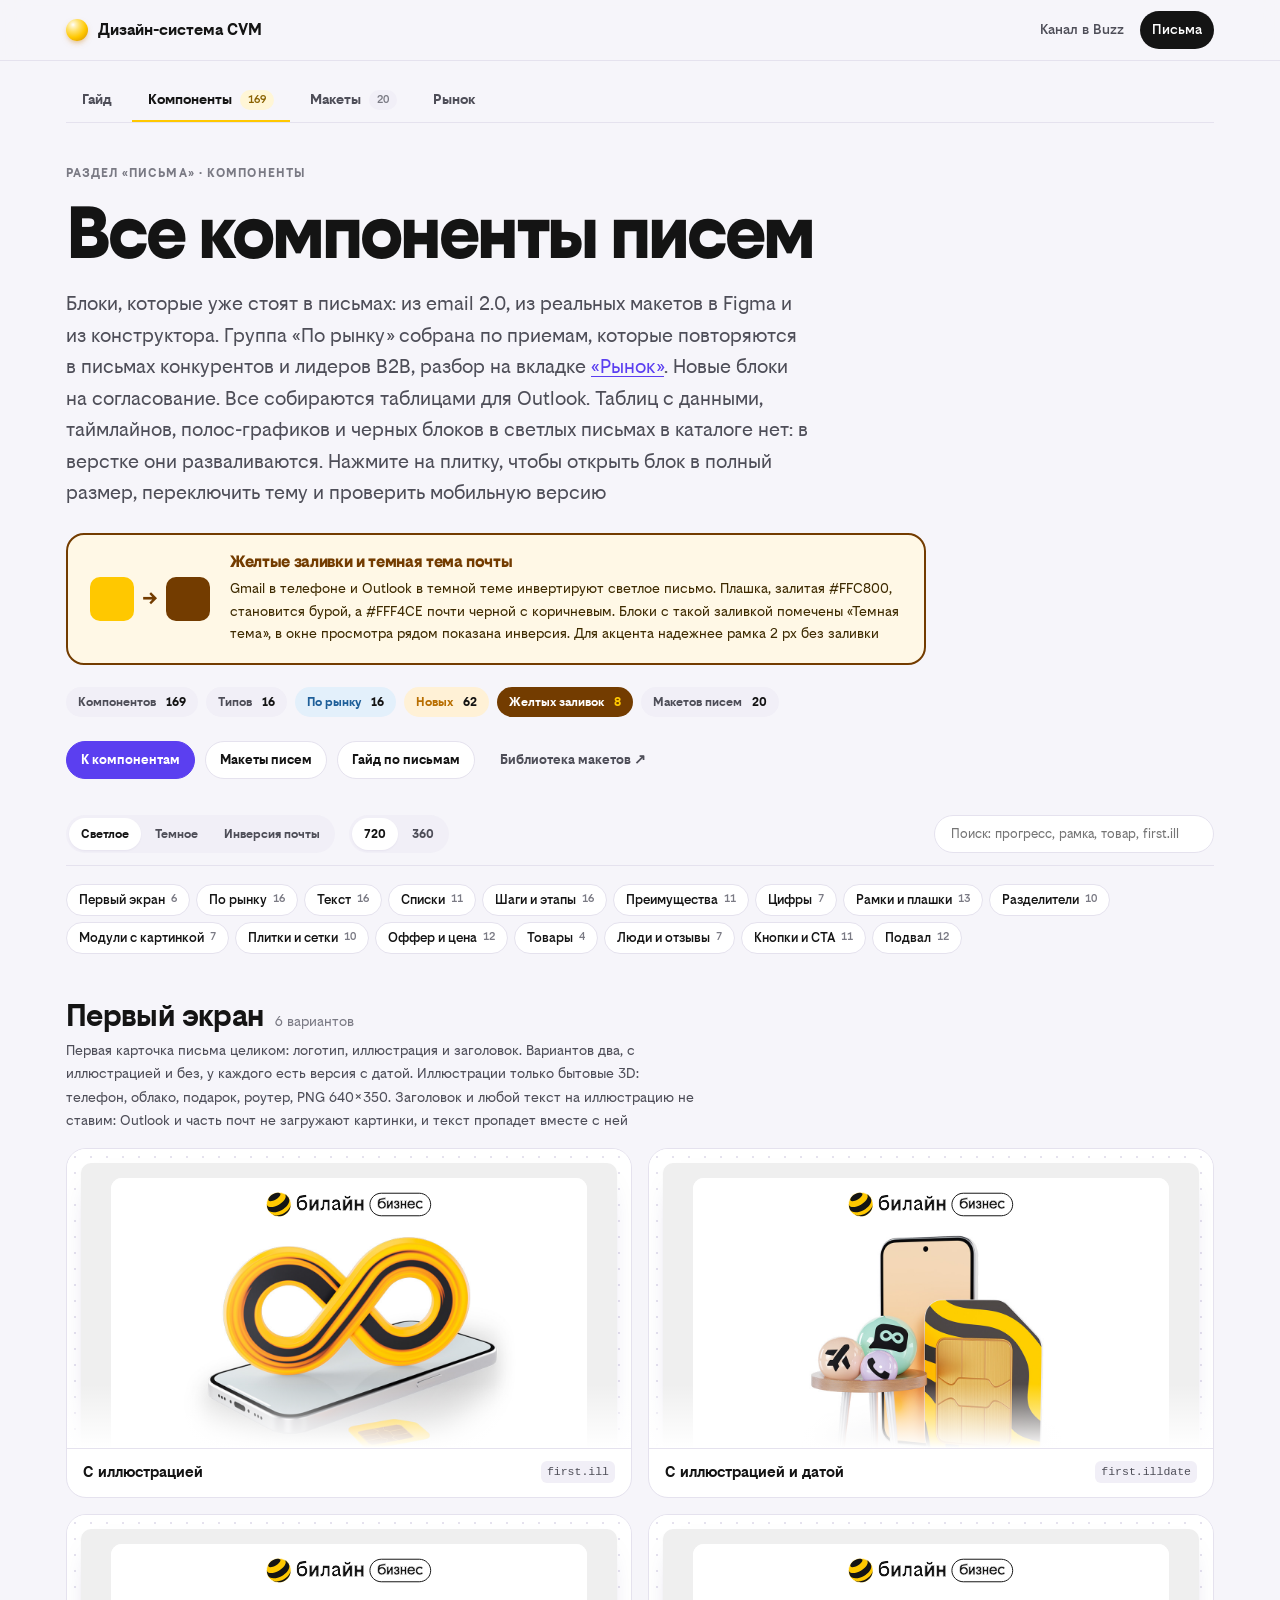
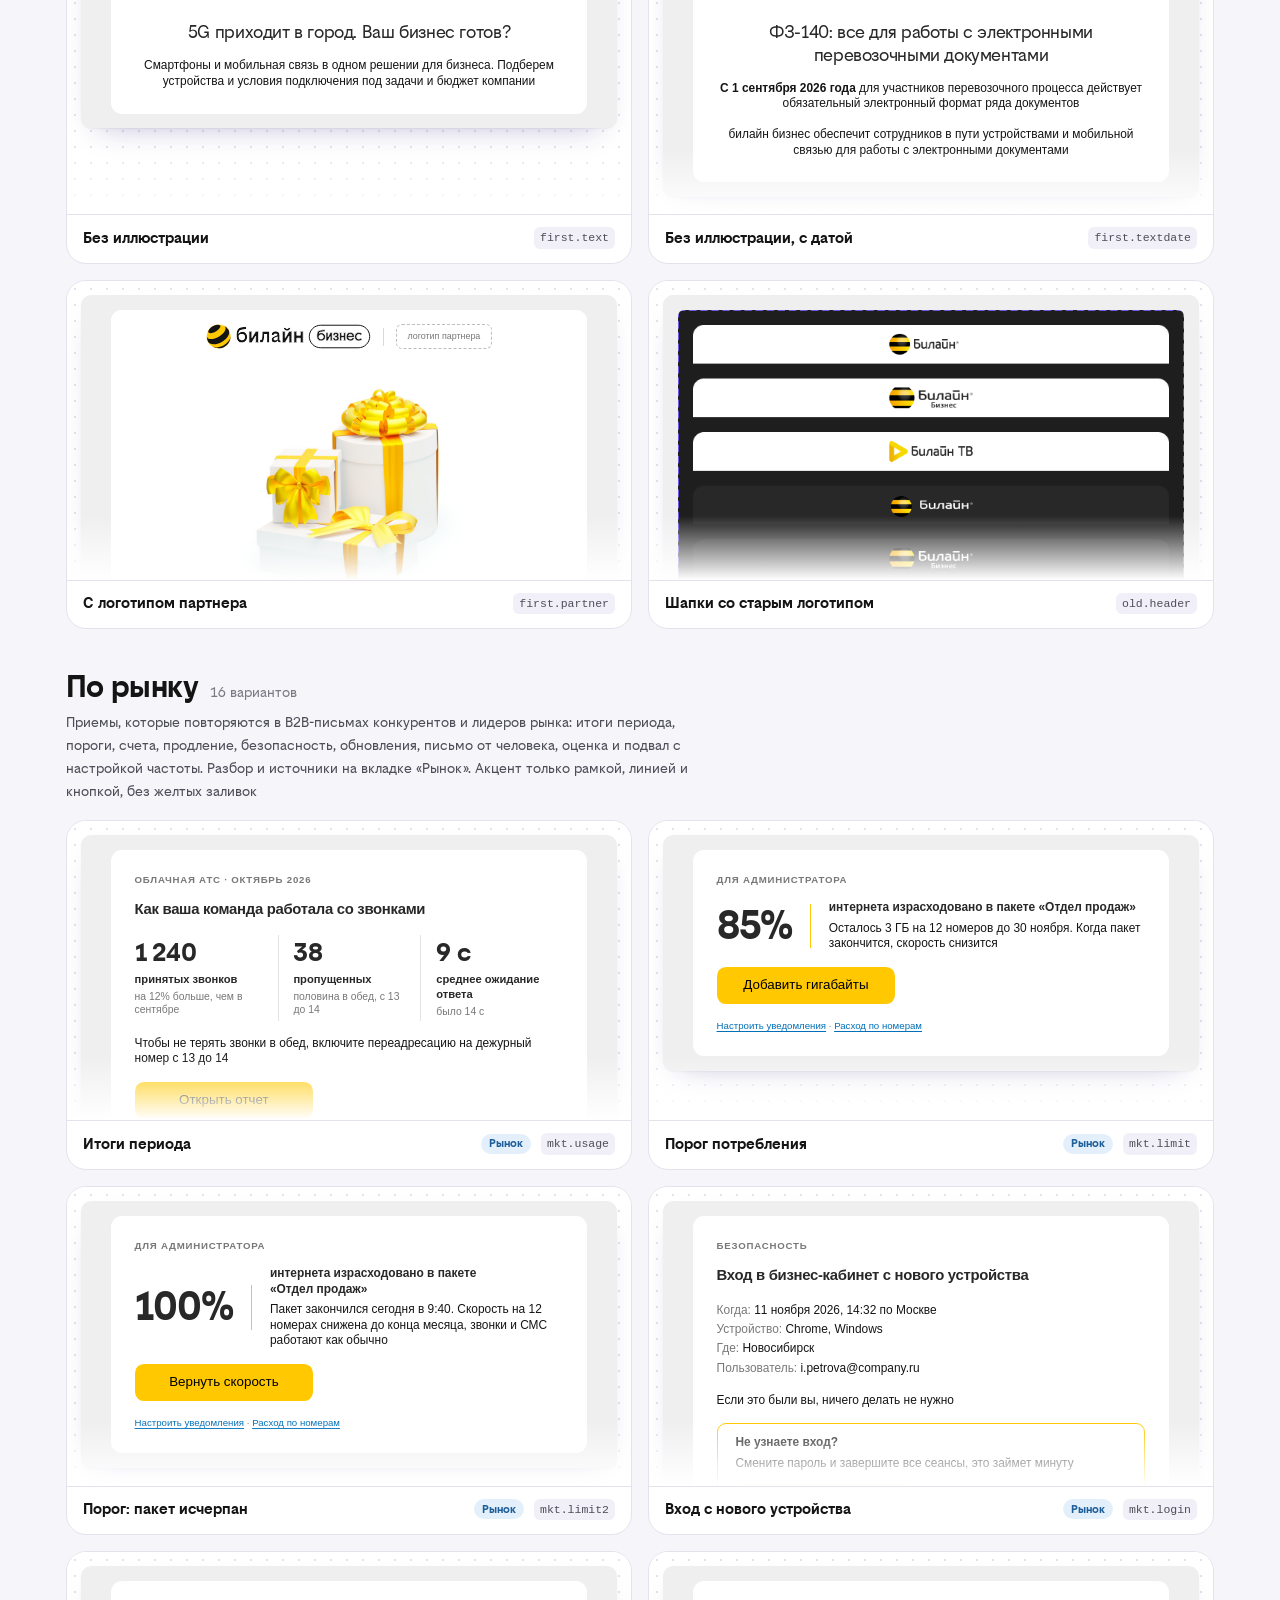
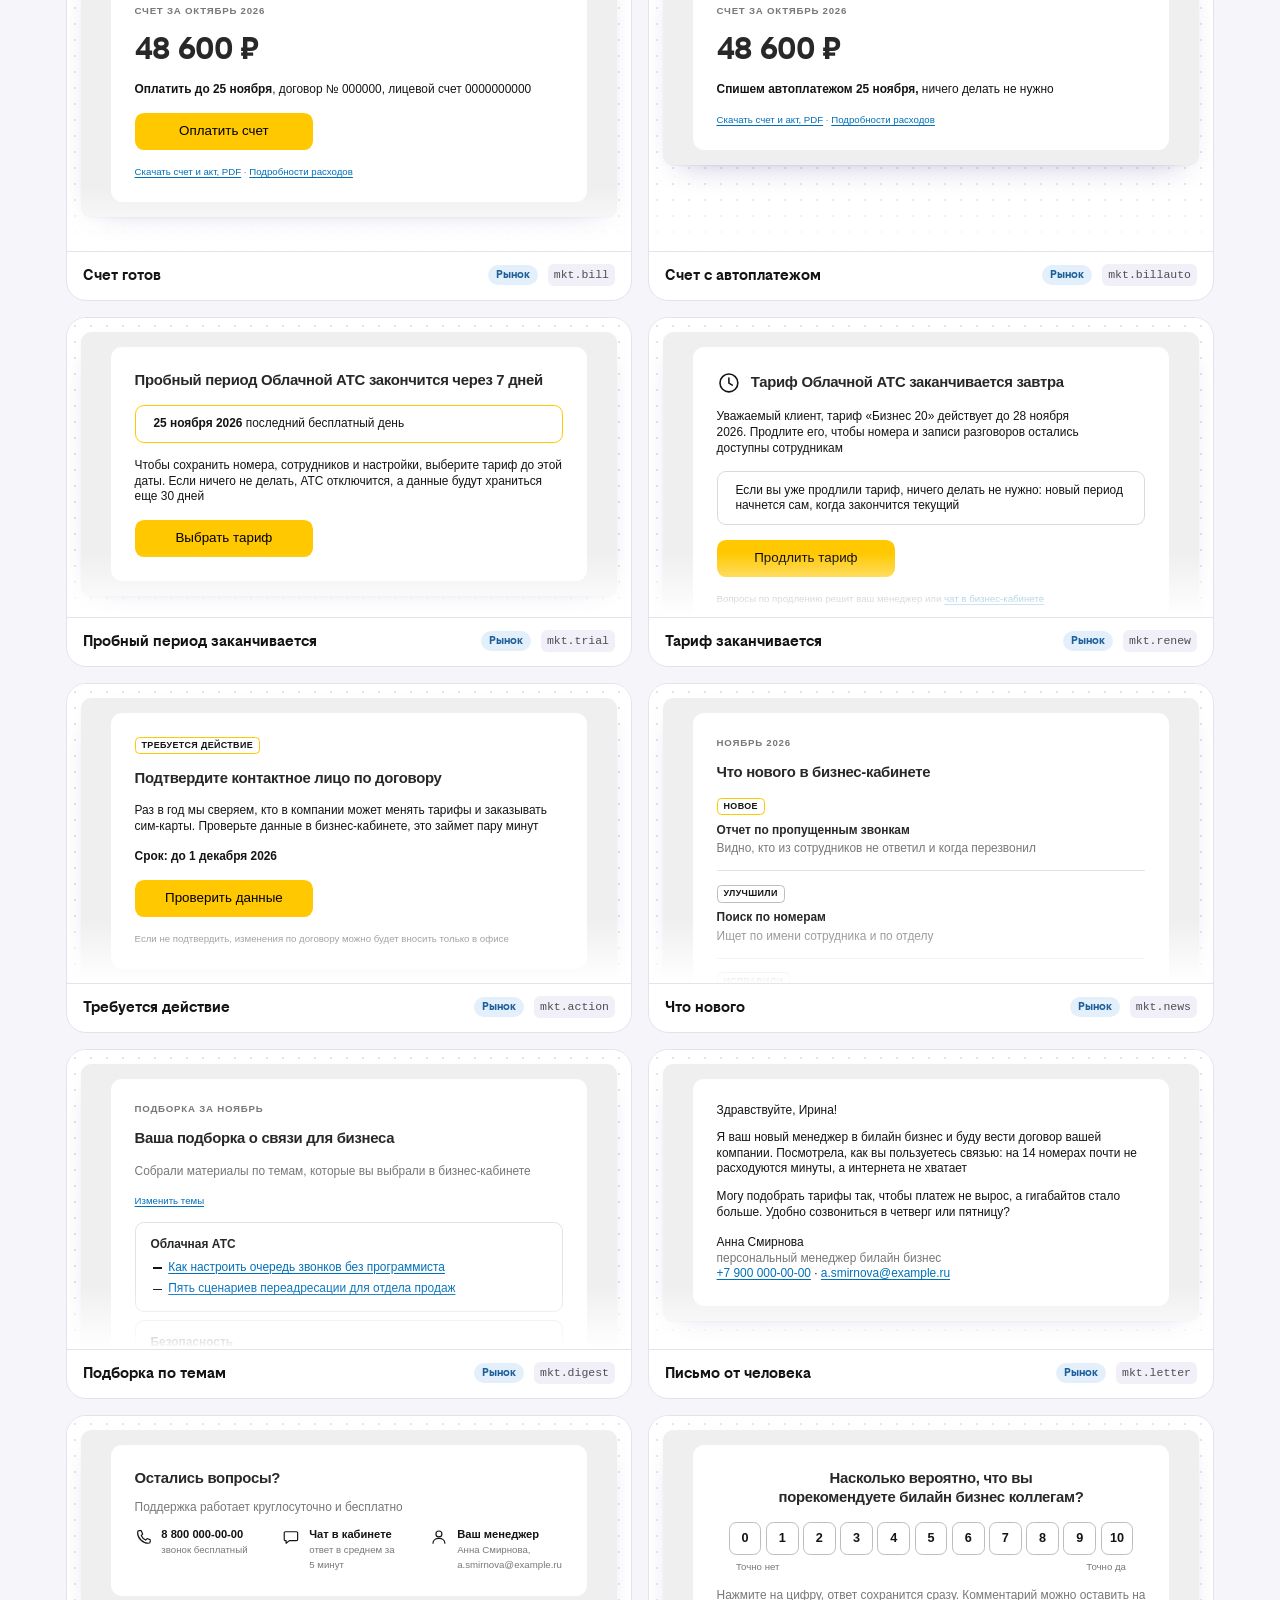
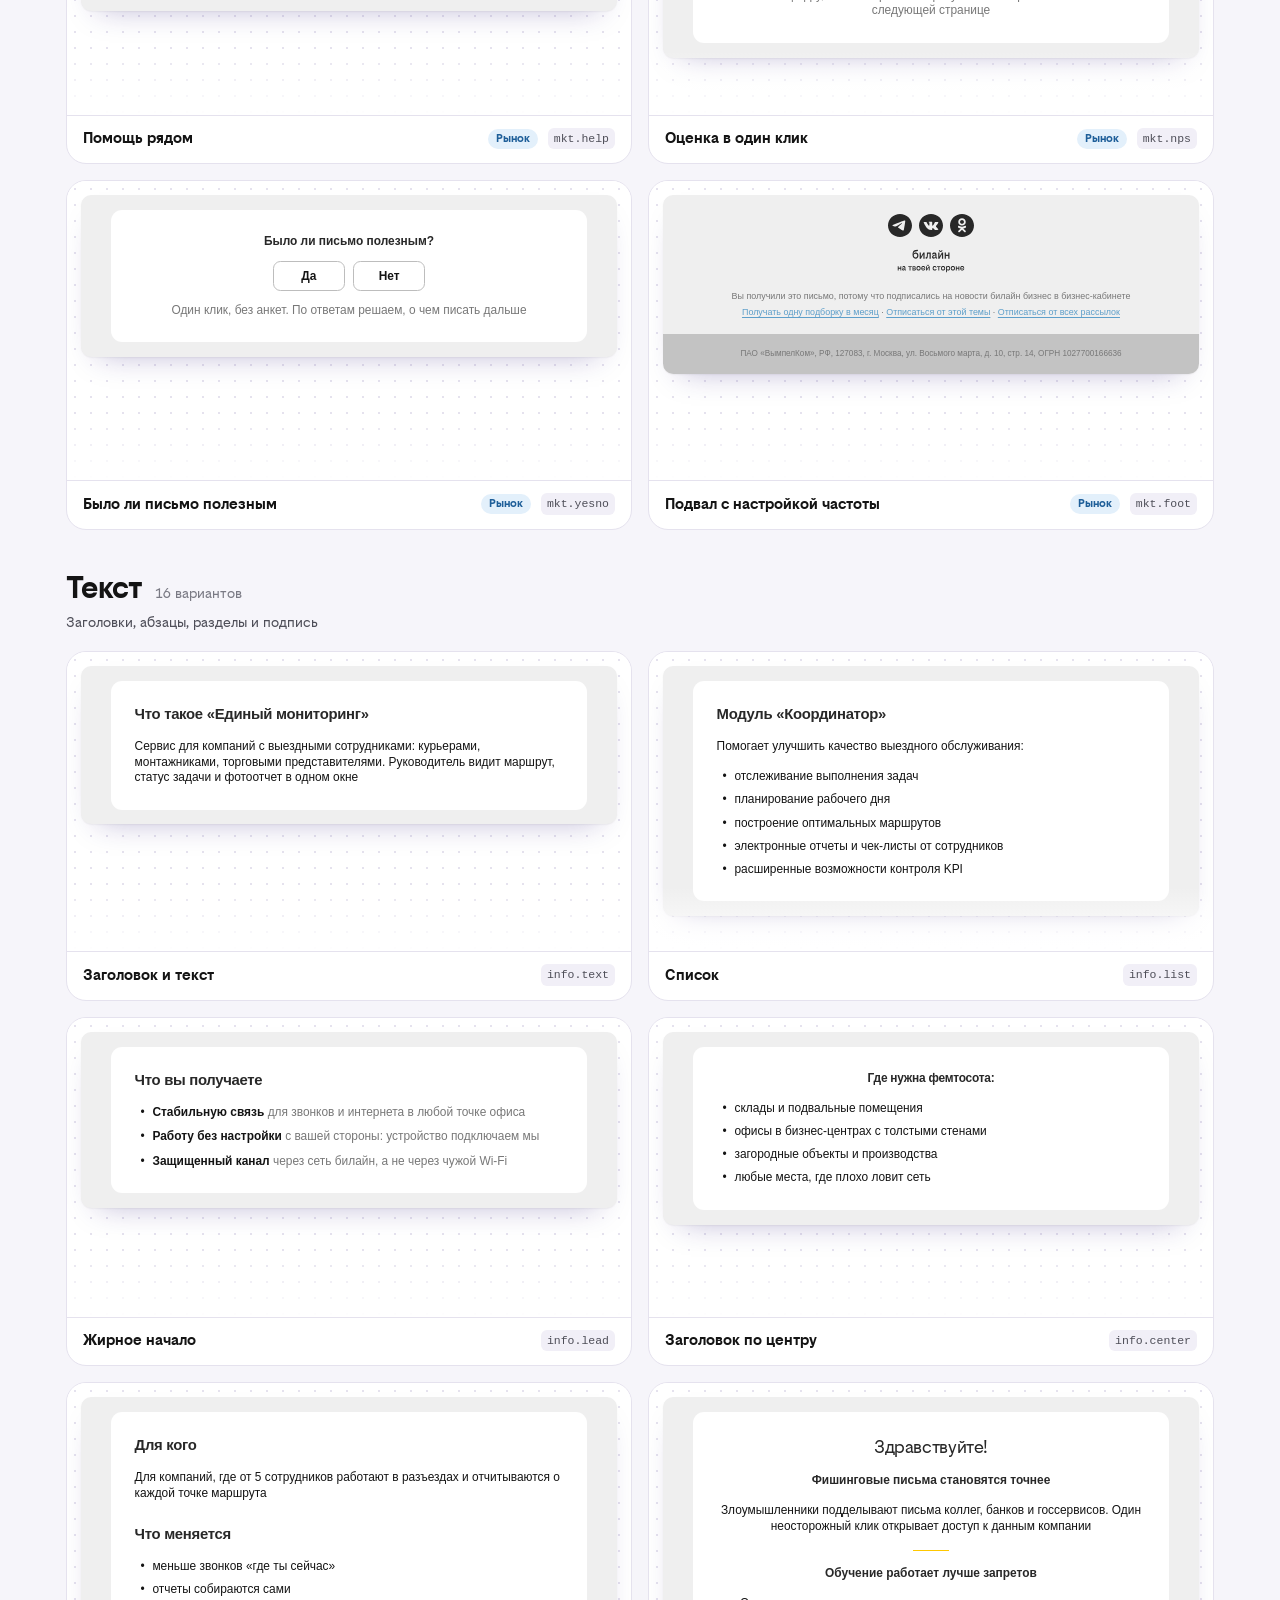
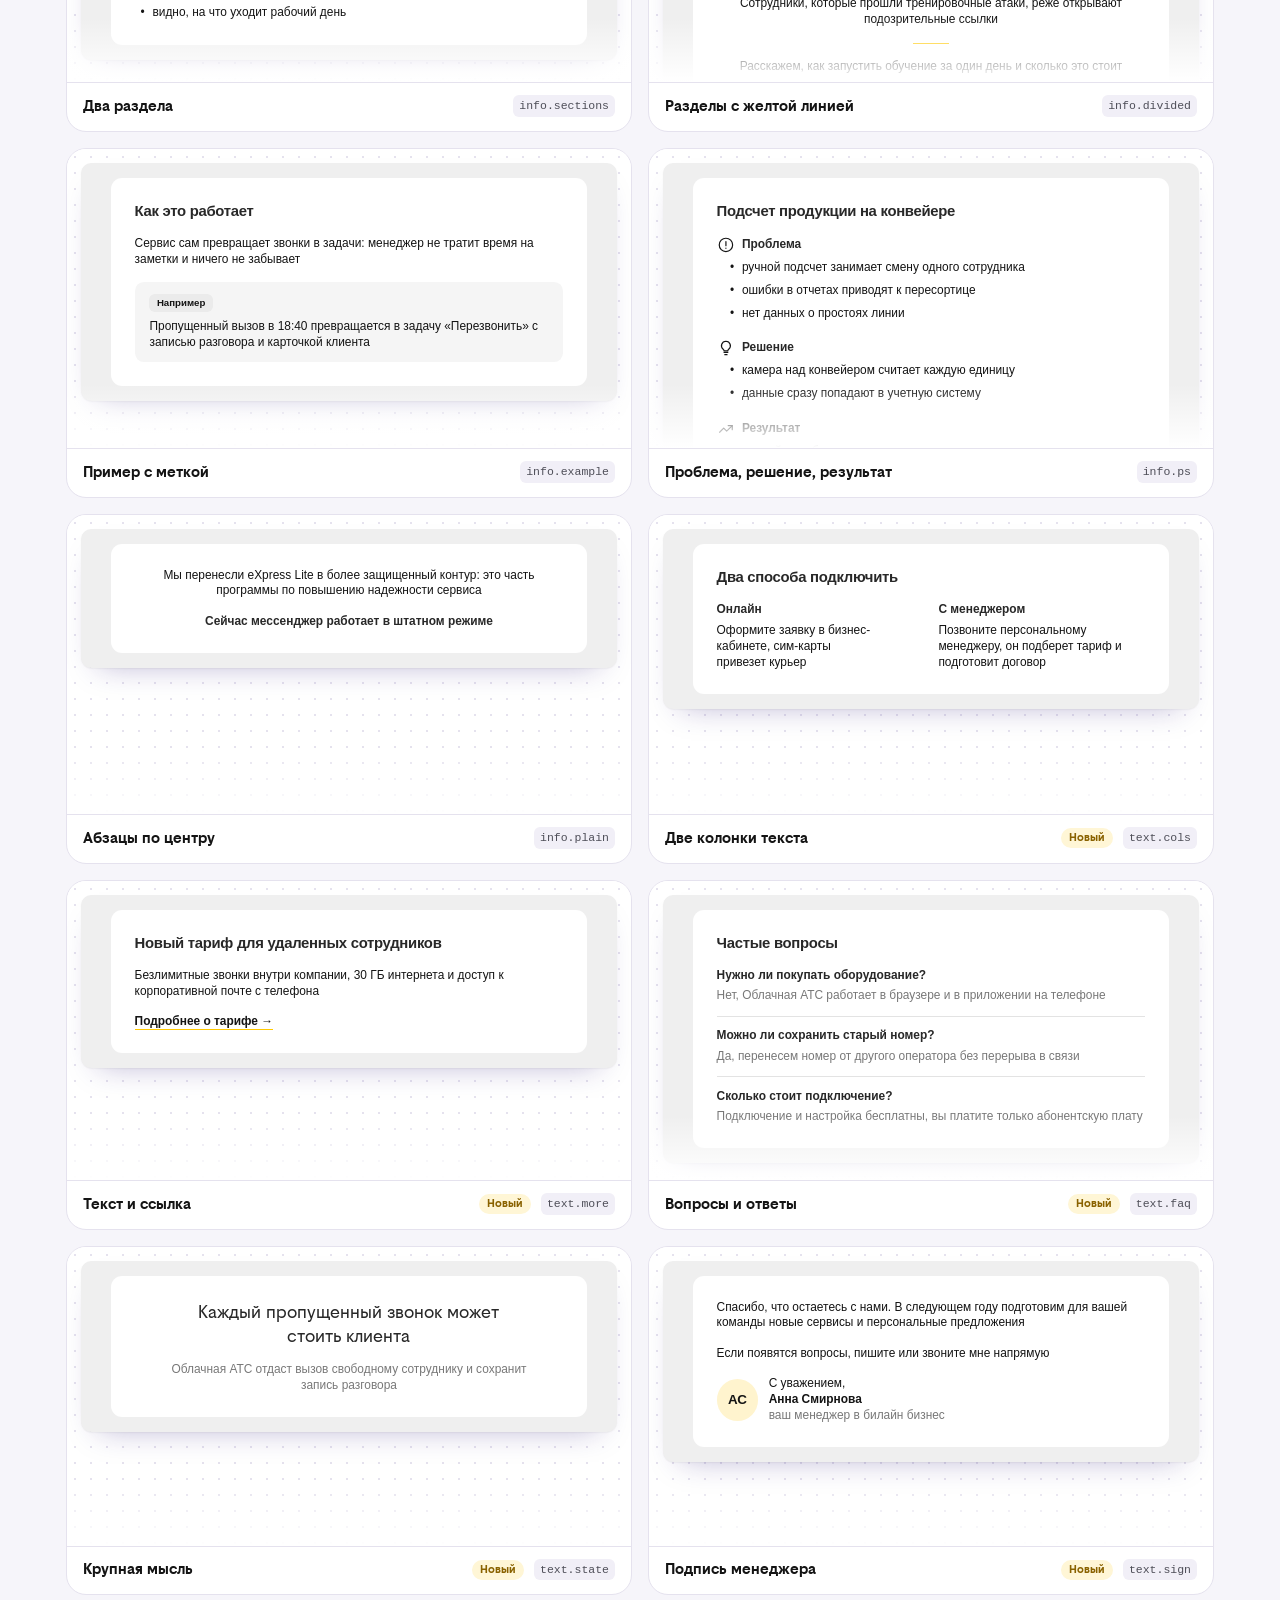
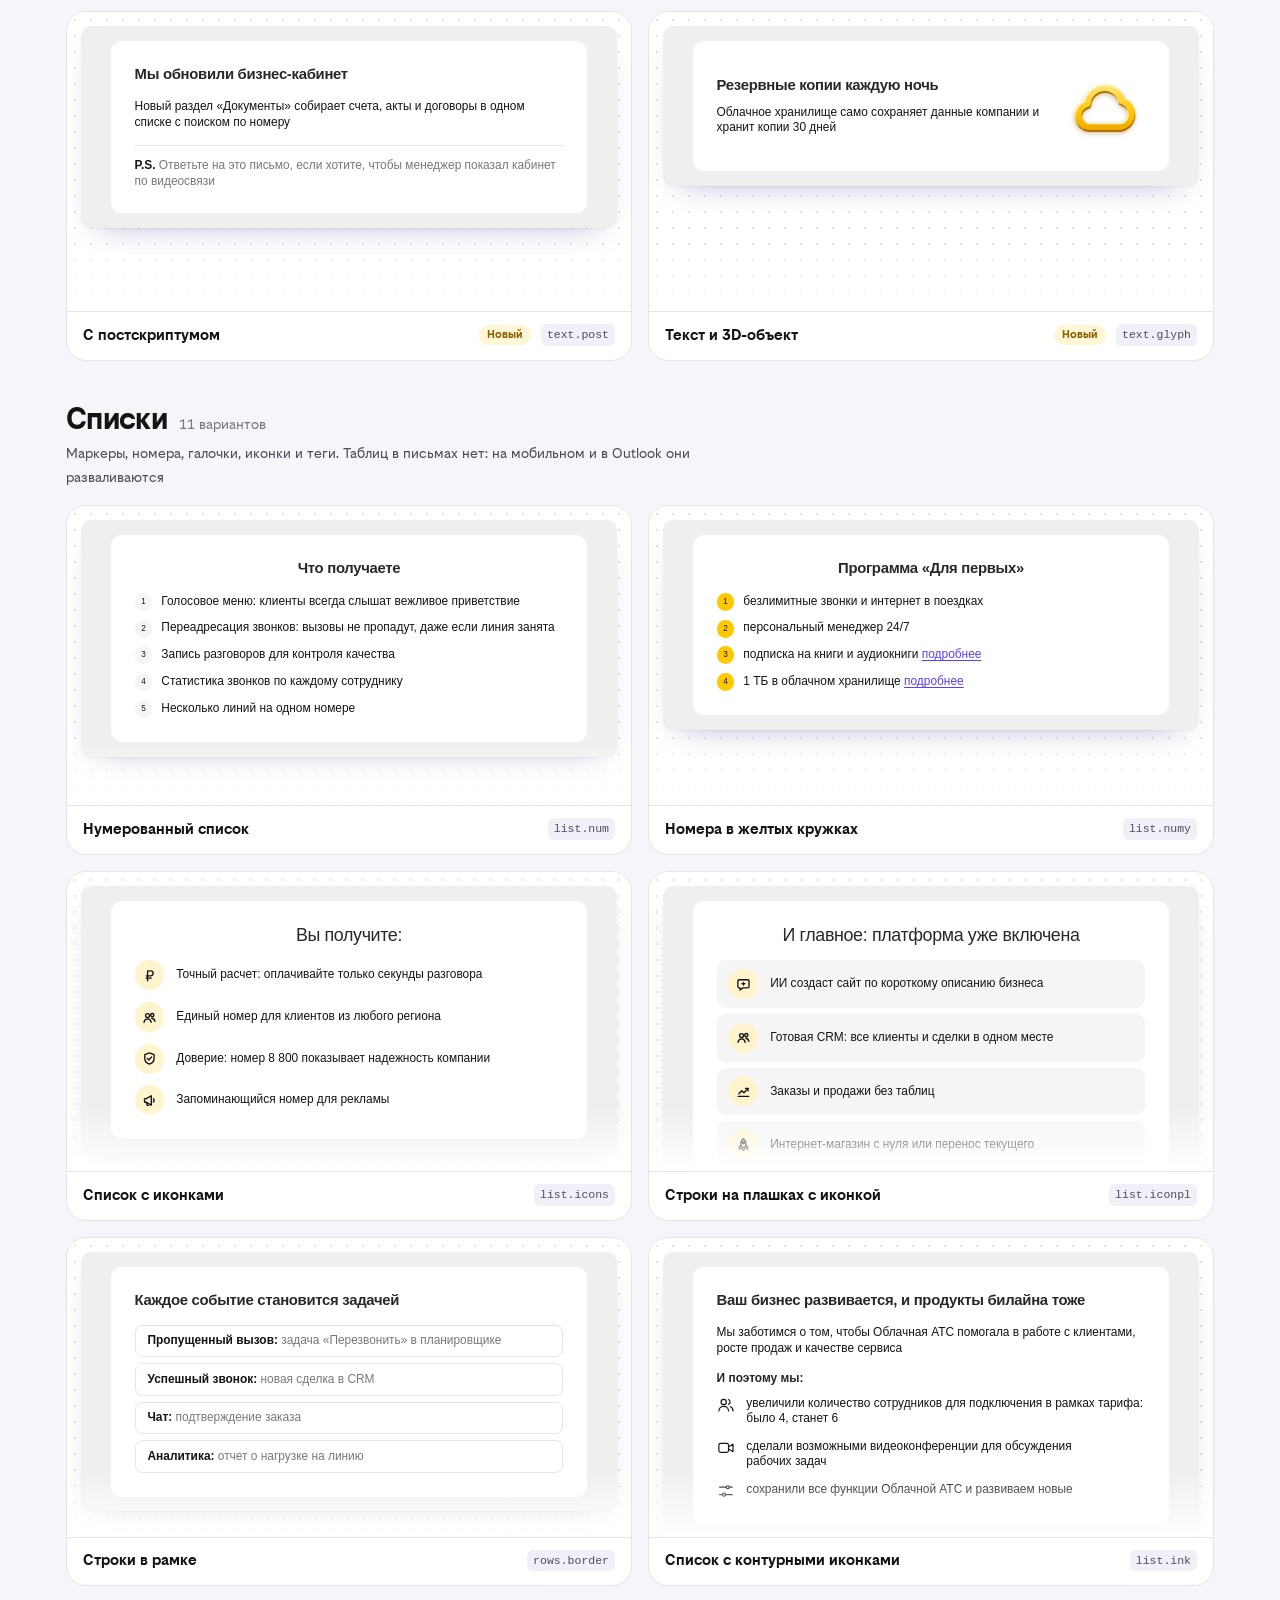
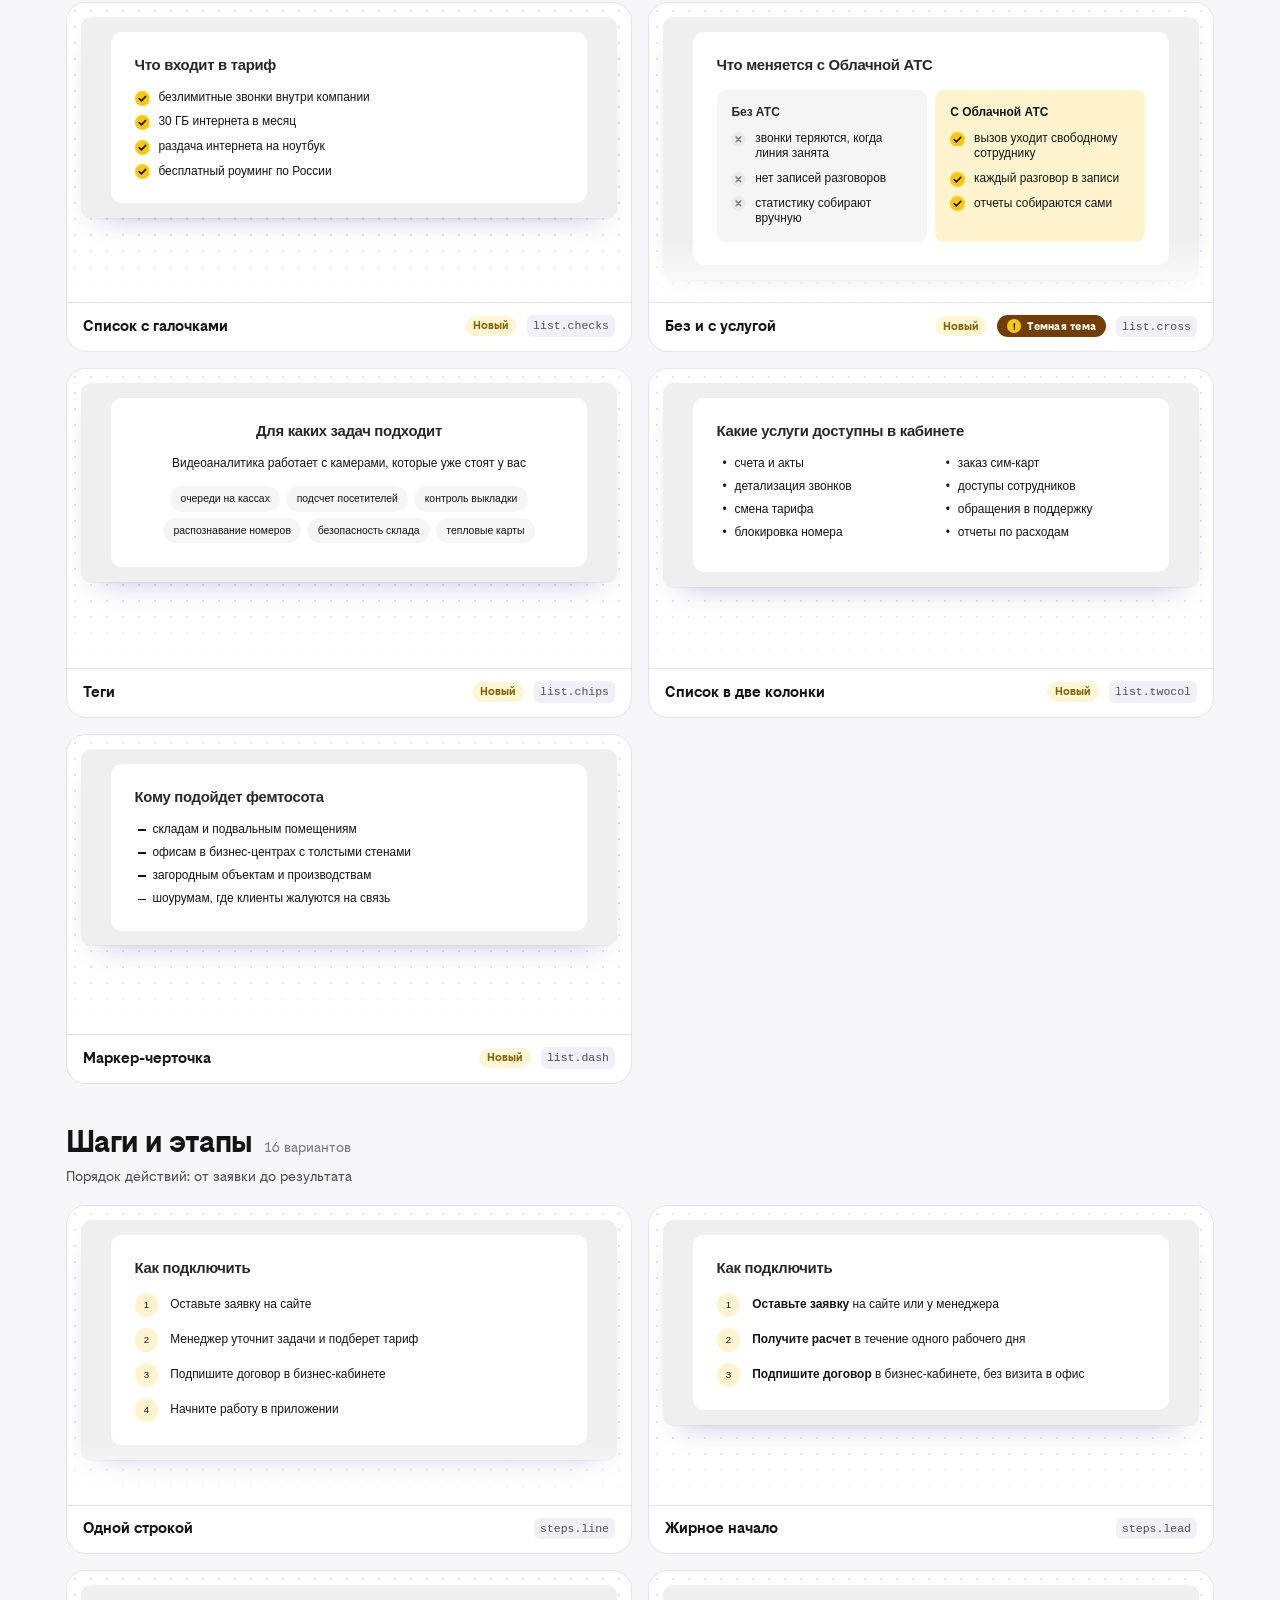
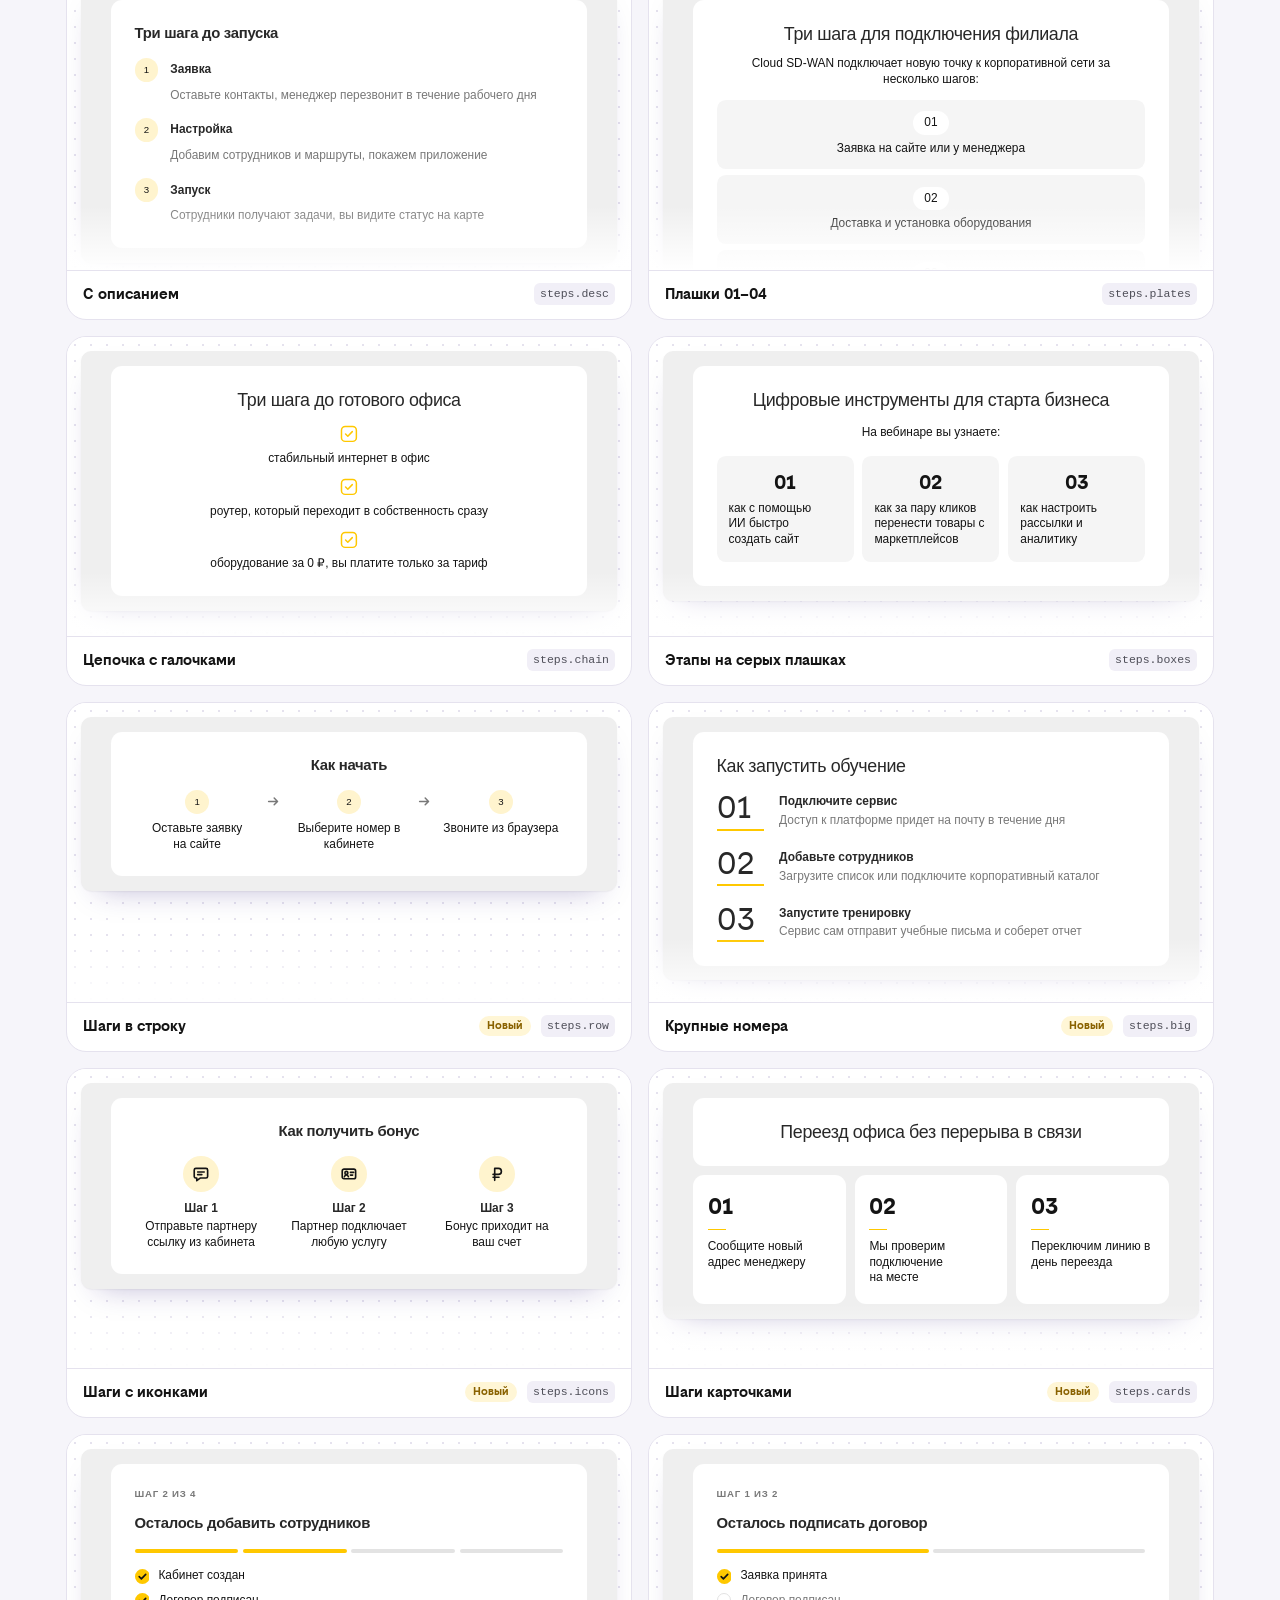
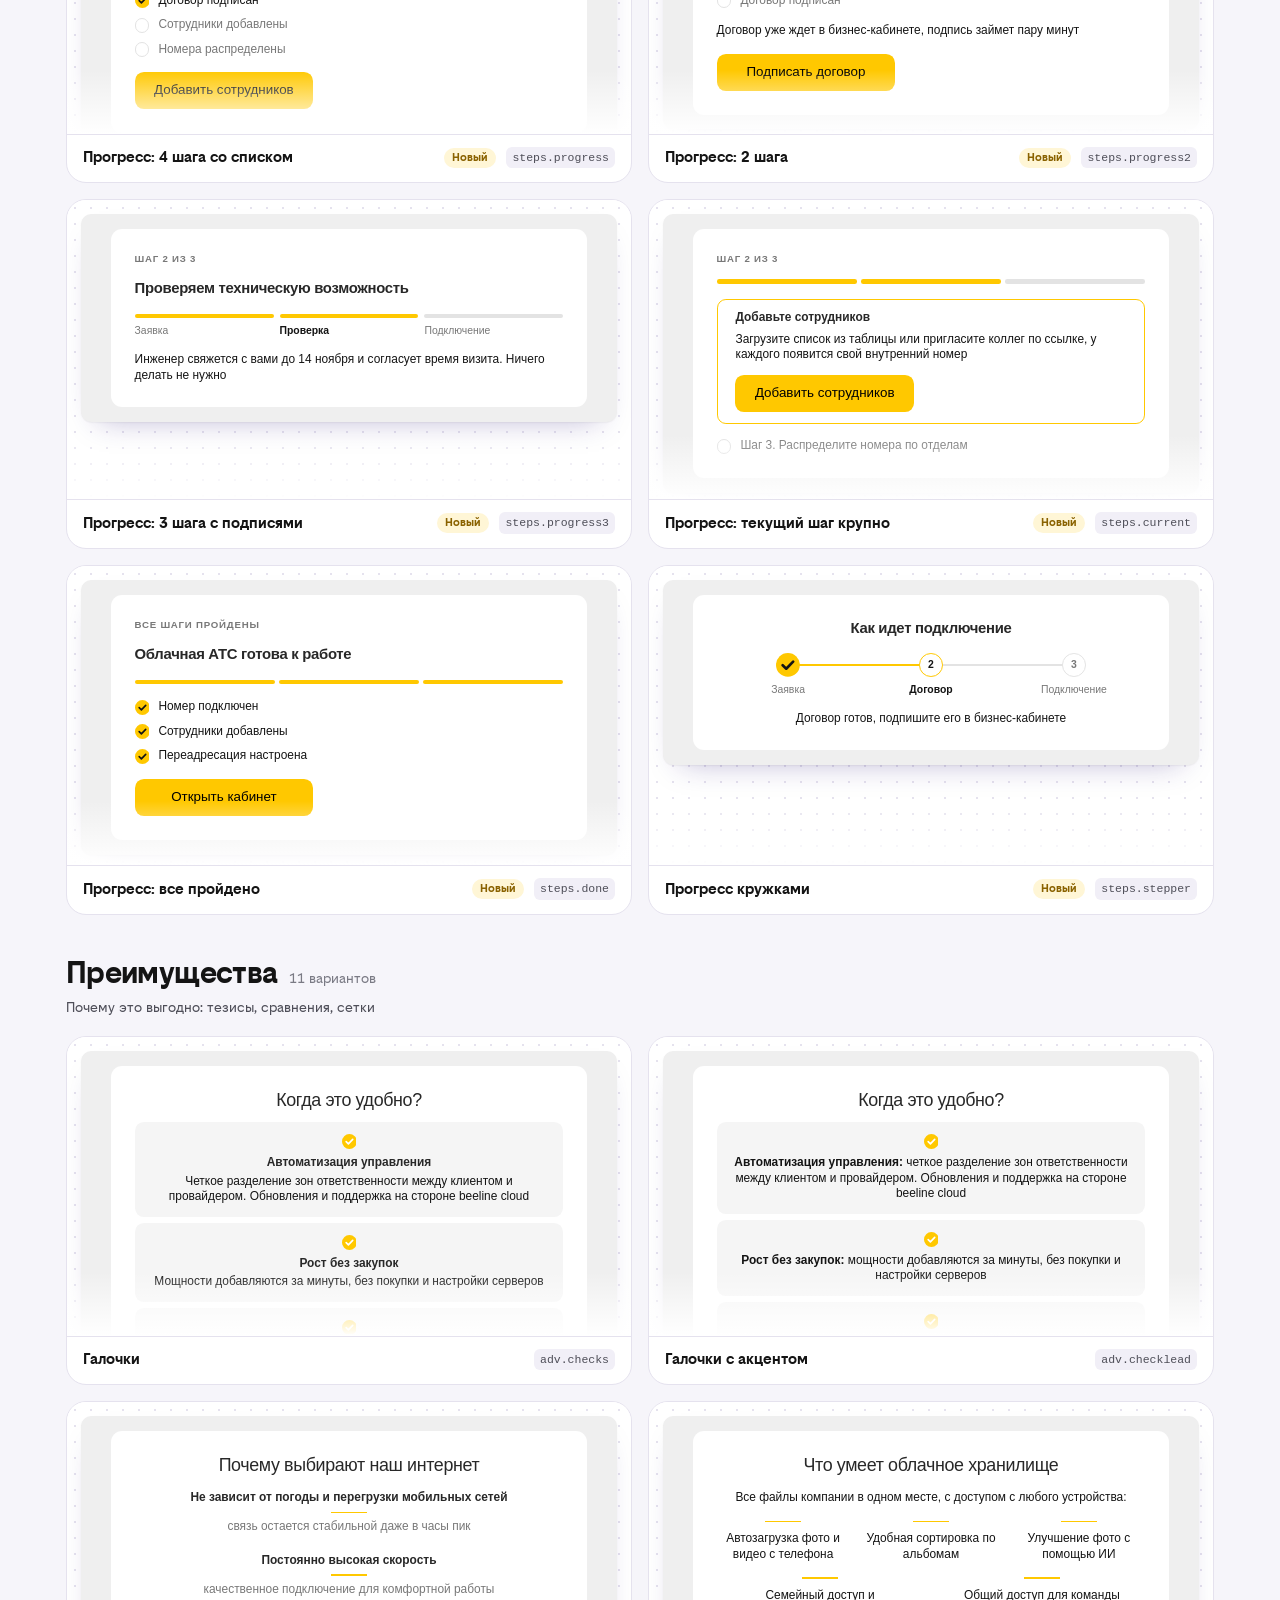
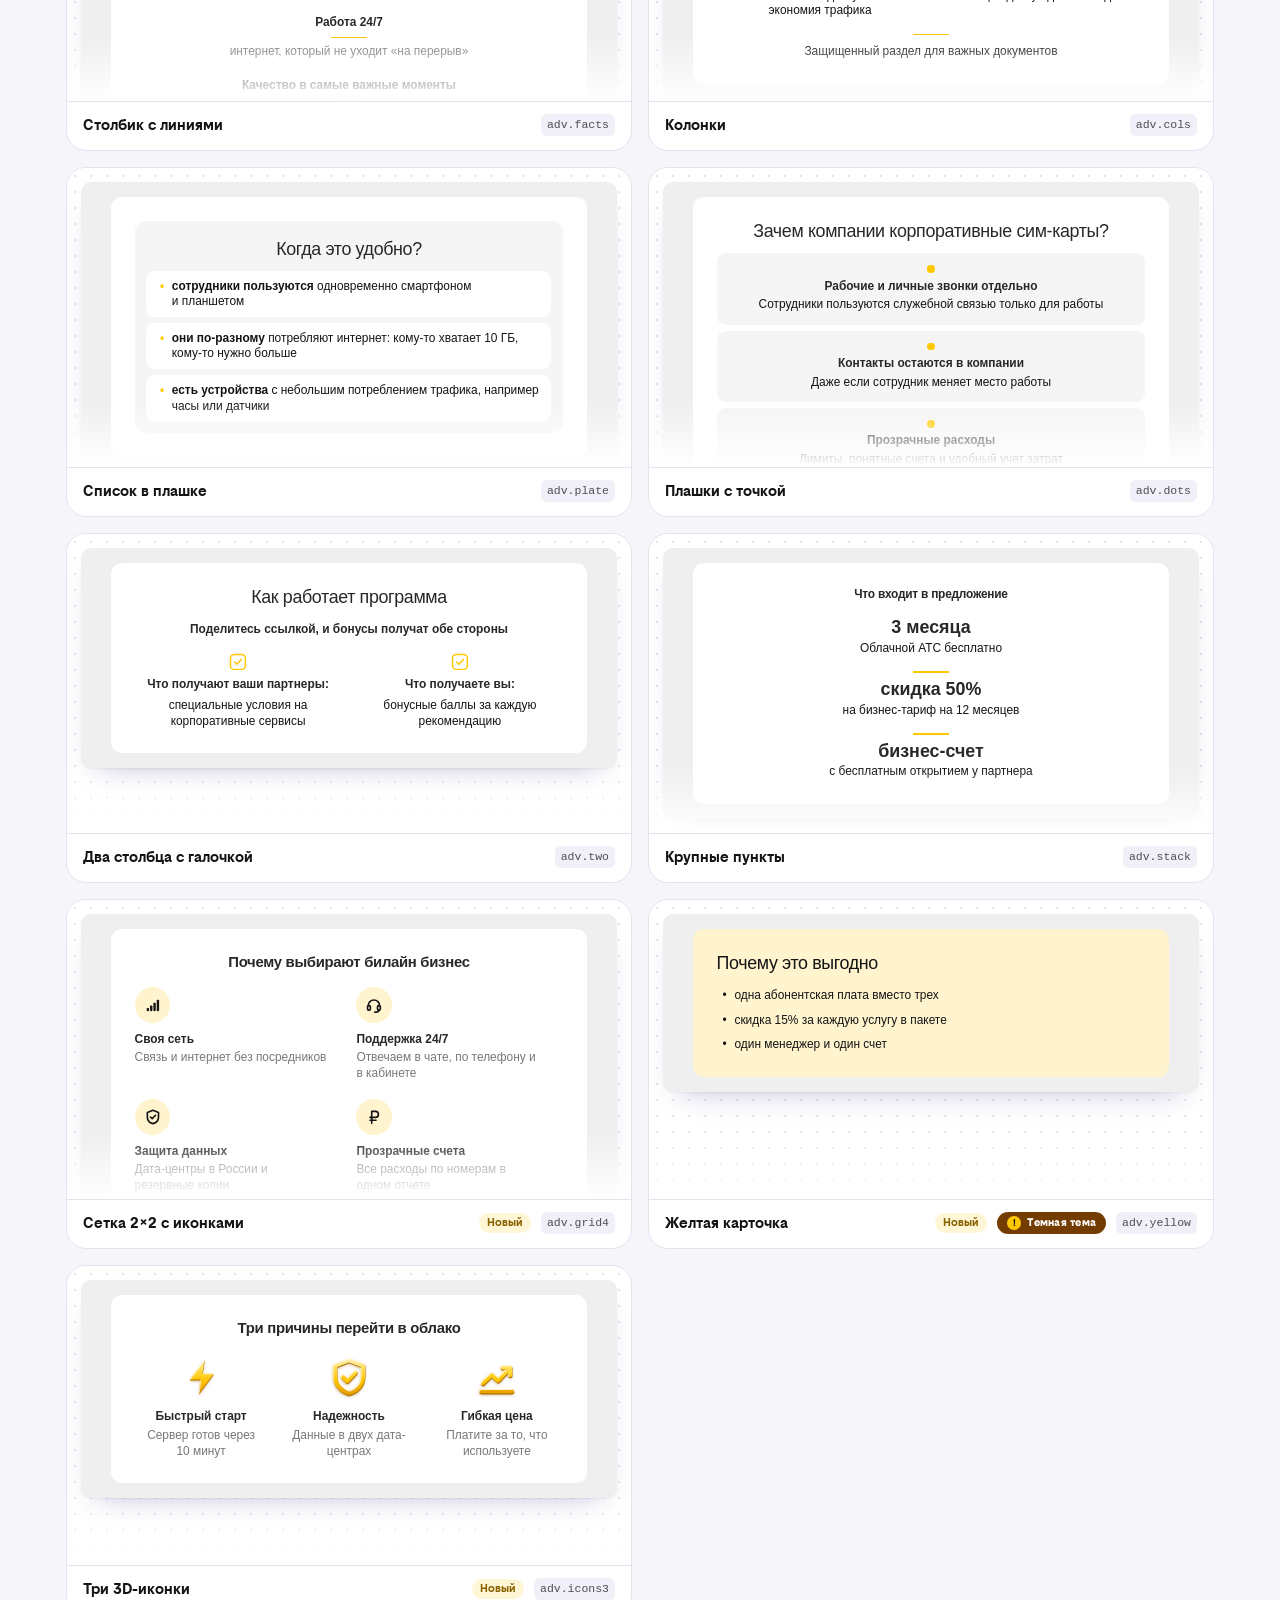
<file: email/catalog.html>
<!doctype html>
<html lang="ru">
<head>
<meta charset="utf-8">
<meta name="viewport" content="width=device-width,initial-scale=1,viewport-fit=cover">
<title>Компоненты писем</title>
<meta name="claude:viewport-fit-sides" content="cover">
<link rel="stylesheet" href="../assets/site.css">
<link rel="stylesheet" href="assets/email.css">
<link rel="stylesheet" href="assets/pages.css">
</head>
<body>
<header class="bar"><div class="wrap">
  <a class="logo" href="../index.html"><i></i>Дизайн-система CVM</a>
  <nav class="nav" aria-label="Разделы">
    <a href="../buzz/index.html">Канал в Buzz</a>
    <a href="index.html" aria-current="page">Письма</a>
  </nav>
</div></header>

<main>
<div class="wrap">
  <nav class="etabs" aria-label="Раздел «Письма»">
    <a href="index.html">Гайд</a>
    <a href="catalog.html" aria-current="page">Компоненты <i>169</i></a>
    <a href="layouts.html">Макеты <i>20</i></a>
    <a href="market.html">Рынок</a>
  </nav>

  <section class="intro">
    <div class="eyebrow">Раздел «Письма» · компоненты</div>
    <h1 class="display" style="margin-top:14px">Все компоненты писем</h1>
    <p class="lede" style="margin-top:18px">Блоки, которые уже стоят в письмах: из email 2.0, из реальных макетов в Figma и из конструктора. Группа «По рынку» собрана по приемам, которые повторяются в письмах конкурентов и лидеров B2B, разбор на вкладке <a href="market.html">«Рынок»</a>. Новые блоки на согласование. Все собираются таблицами для Outlook. Таблиц с данными, таймлайнов, полос-графиков и черных блоков в светлых письмах в каталоге нет: в верстке они разваливаются. Нажмите на плитку, чтобы открыть блок в полный размер, переключить тему и проверить мобильную версию</p>
    <div class="dmw" role="note"><div class="sw" aria-hidden="true"><i style="background:#FFC800"></i><span>→</span><i style="background:#733C00"></i></div><div><h2>Желтые заливки и темная тема почты</h2><p>Gmail в телефоне и Outlook в темной теме инвертируют светлое письмо. Плашка, залитая #FFC800, становится бурой, а #FFF4CE почти черной с коричневым. Блоки с такой заливкой помечены «Темная тема», в окне просмотра рядом показана инверсия. Для акцента надежнее рамка 2 px без заливки</p></div></div>
    <div class="tally" id="tally"></div>
    <div class="acts"><a class="btn pri" href="#cat">К компонентам</a><a class="btn" href="layouts.html">Макеты писем</a><a class="btn" href="index.html">Гайд по письмам</a><a class="btn ghost" href="https://sgoryanskya.github.io/email_goryanskaya/?v=6" target="_blank" rel="noopener">Библиотека макетов ↗</a></div>
  </section>

  <div class="ctl" id="ctl" role="region" aria-label="Вид превью и поиск">
    <div class="seg" data-k="t" role="group" aria-label="Тема письма"><button type="button" data-v="l">Светлое</button><button type="button" data-v="d">Темное</button><button type="button" data-v="i">Инверсия почты</button></div>
    <div class="seg" data-k="w" role="group" aria-label="Ширина письма"><button type="button" data-v="720">720</button><button type="button" data-v="360">360</button></div>
    <span class="grow"></span>
    <input type="search" id="q" placeholder="Поиск: прогресс, рамка, товар, first.ill" aria-label="Поиск по названию, коду или описанию">
  </div>

  <nav class="cats" id="cats" aria-label="Типы компонентов"></nav>
  <div id="cat"></div>
  <p class="empty" id="empty" hidden>По этому запросу компонентов нет. Попробуйте другое слово или код</p>

  <section class="legend" aria-labelledby="lg-h">
    <h2 id="lg-h">Как пользоваться каталогом</h2>
    <p>Плитка показывает начало блока. В окне просмотра блок открывается в полный размер: можно сравнить светлую и темную тему, ширину 720 и 360 и листать соседние блоки стрелками на клавиатуре. Там же написано, когда брать блок, откуда он и в каких макетах уже стоит</p>
    <dl id="legend"></dl>
    <p>Пометка «Темная тема» стоит у блоков, где желтым залита плашка, карточка или крупная фигура. Кнопки и маленькие значки тоже меняют цвет, но остаются читаемыми. Переключатель «Инверсия почты» показывает весь каталог так, как его покрасит почта в темной теме</p>
    <p>Код блока совпадает с именем в коде раздела: <code>CVMMail.get('steps.progress3')</code> вернет его разметку. Новые блоки собраны из токенов email 2.0, перед первой рассылкой их стоит согласовать. Архивные показаны снимками из Figma и в новых письмах не используются</p>
  </section>
</div>
</main>

<footer class="foot"><div class="wrap">Дизайн-система CVM B2B · раздел «Письма» · компоненты · Автор: Софья Горянская, <a href="mailto:sgoryanskaya@beeline.ru">sgoryanskaya@beeline.ru</a><br>Шрифт Beeline Sans принадлежит билайну, для внутреннего использования</div></footer>

<script src="../buzz/assets/illustrations.js"></script>
<script src="assets/blocks.js"></script>
<script src="assets/blocks-ext.js"></script>
<script src="assets/blocks-more.js"></script>
<script src="assets/blocks-market.js"></script>
<script src="assets/registry.js"></script>
<script src="assets/layouts.js"></script>
<script src="assets/viewer.js"></script>
<script src="assets/catalog.js"></script>
</body>
</html>
</file>
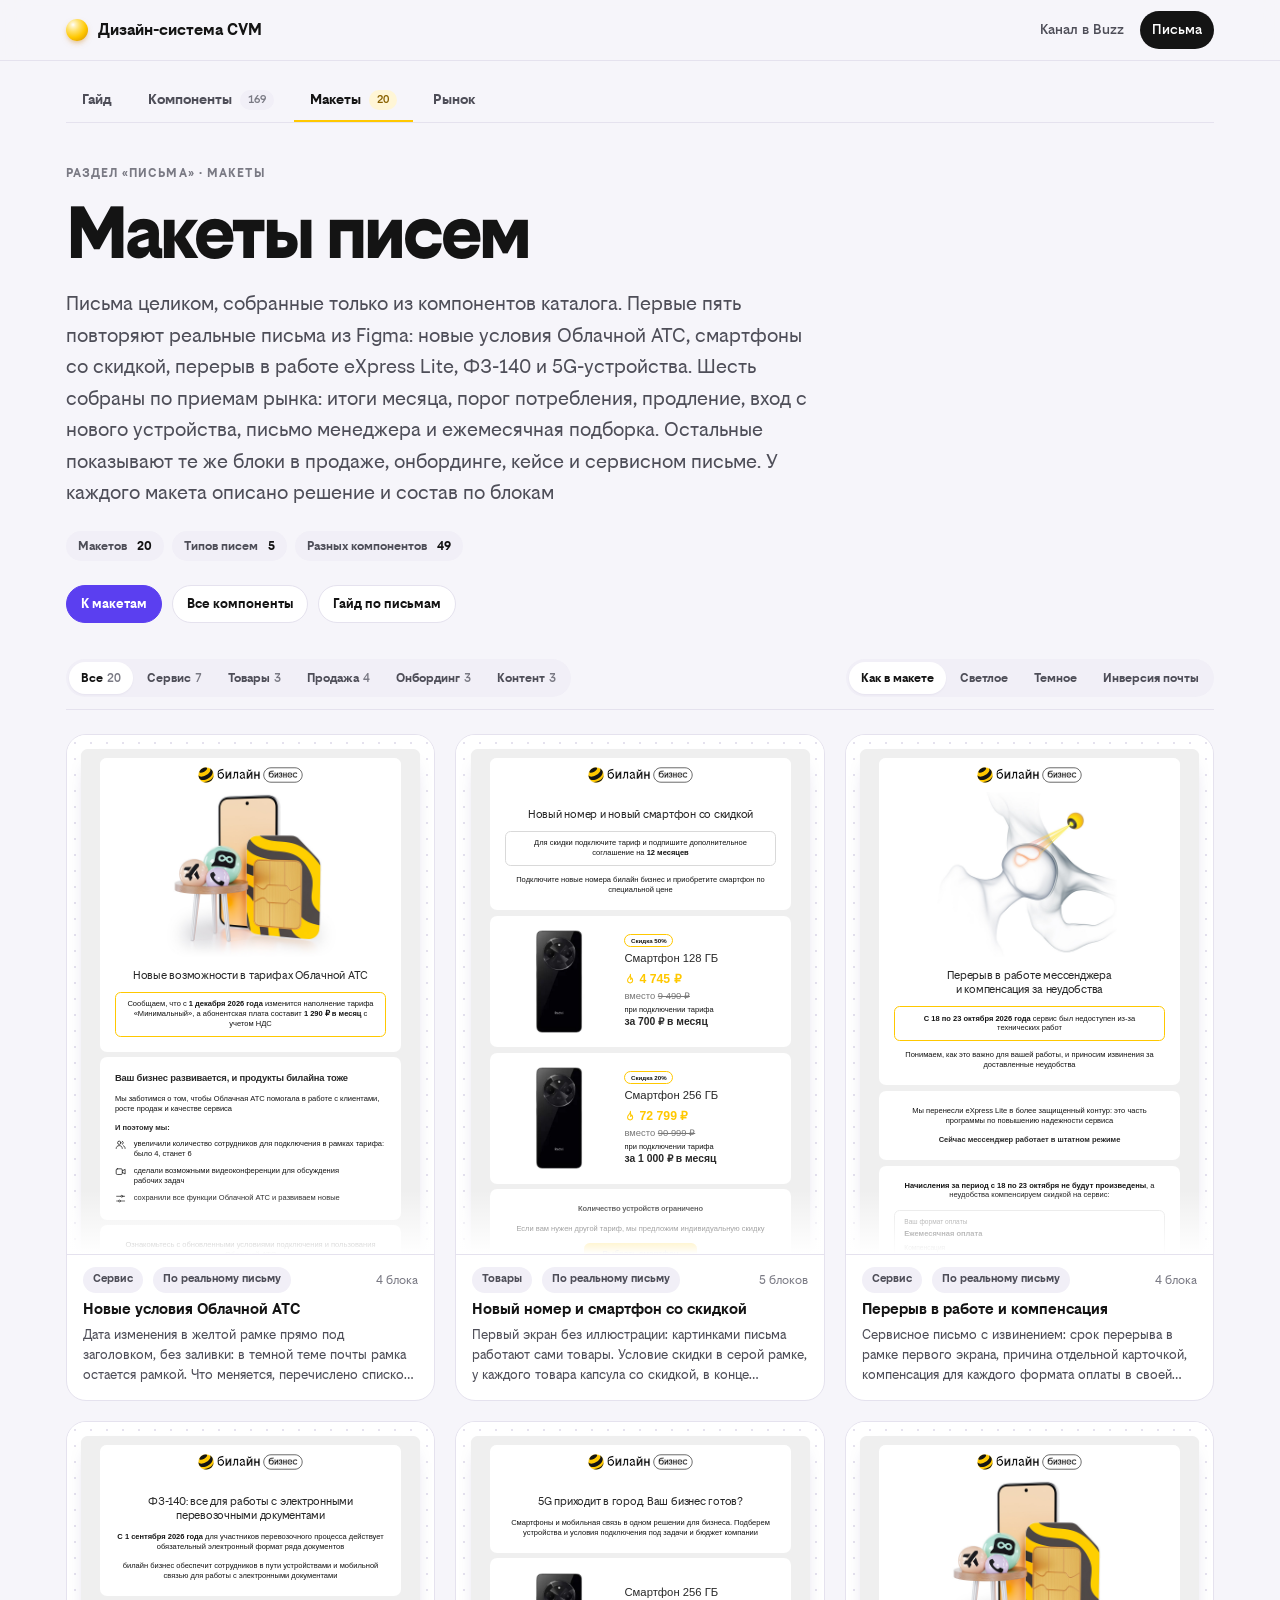
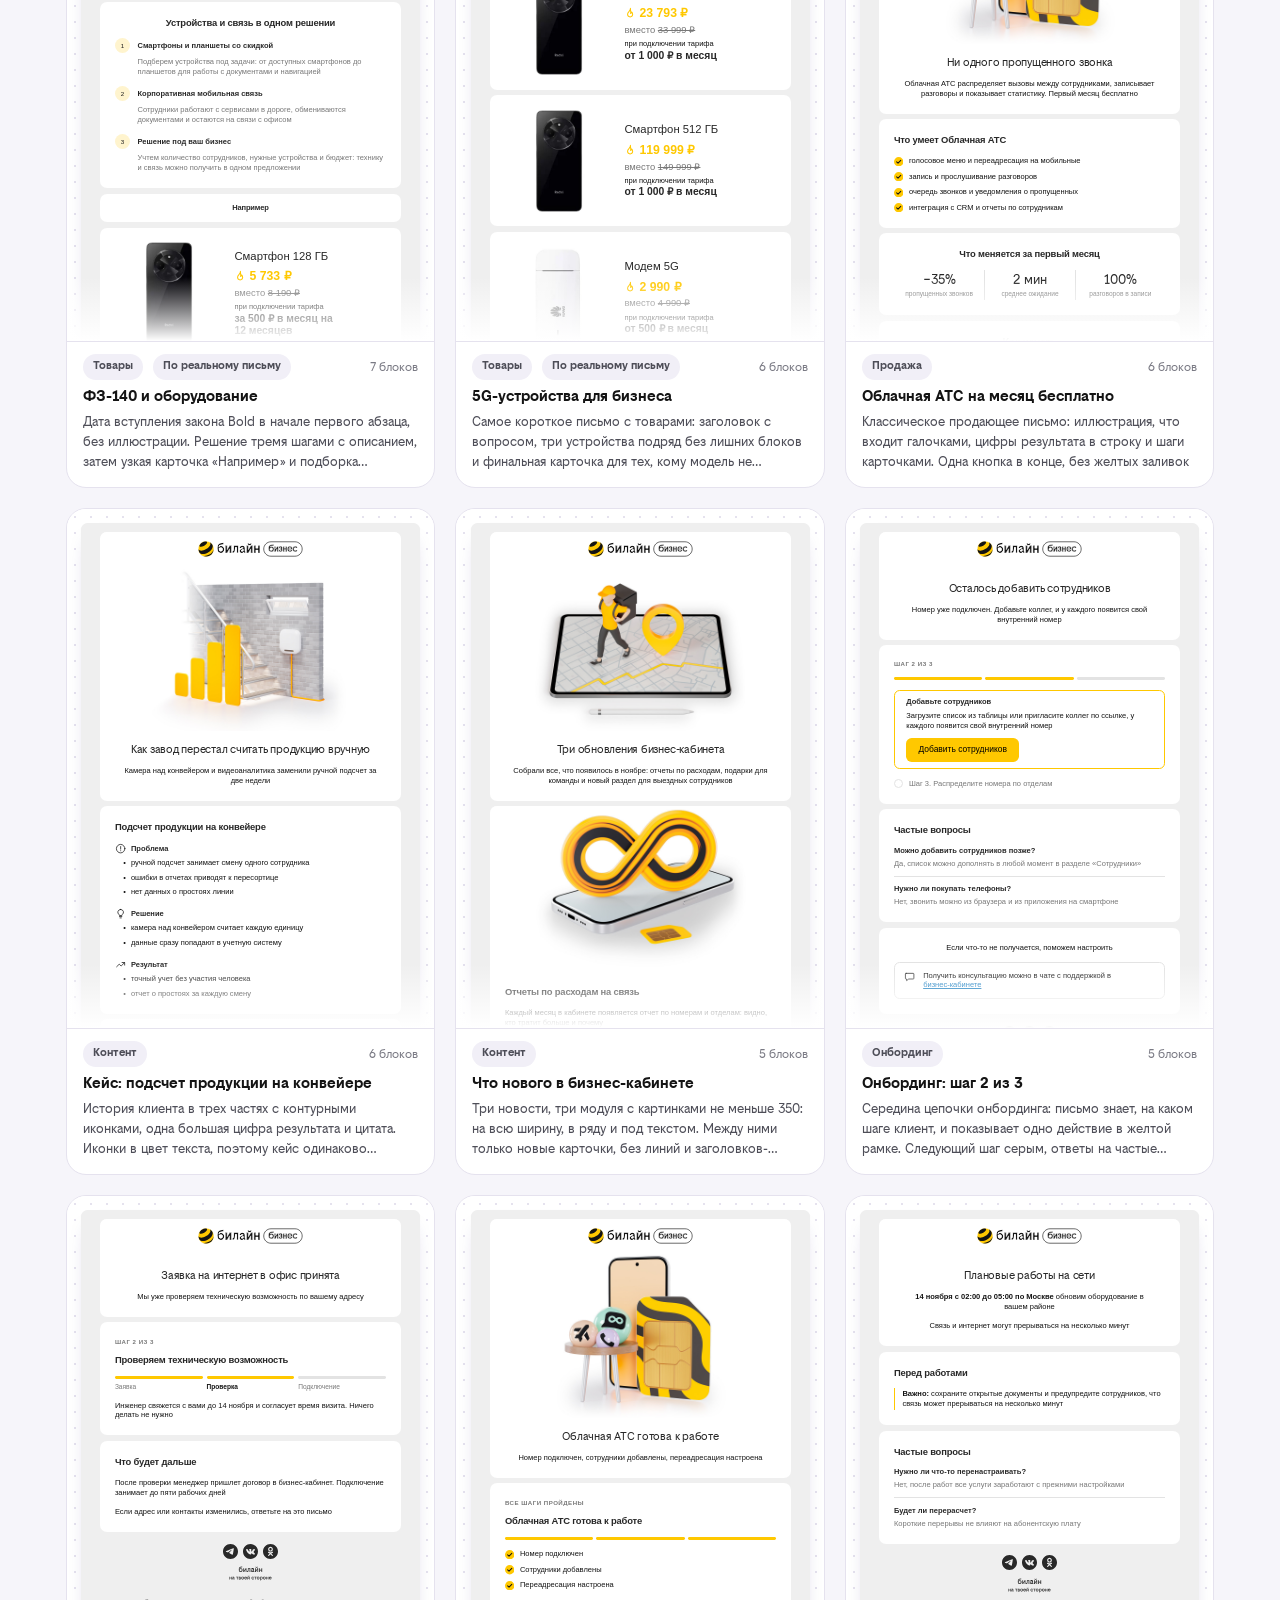
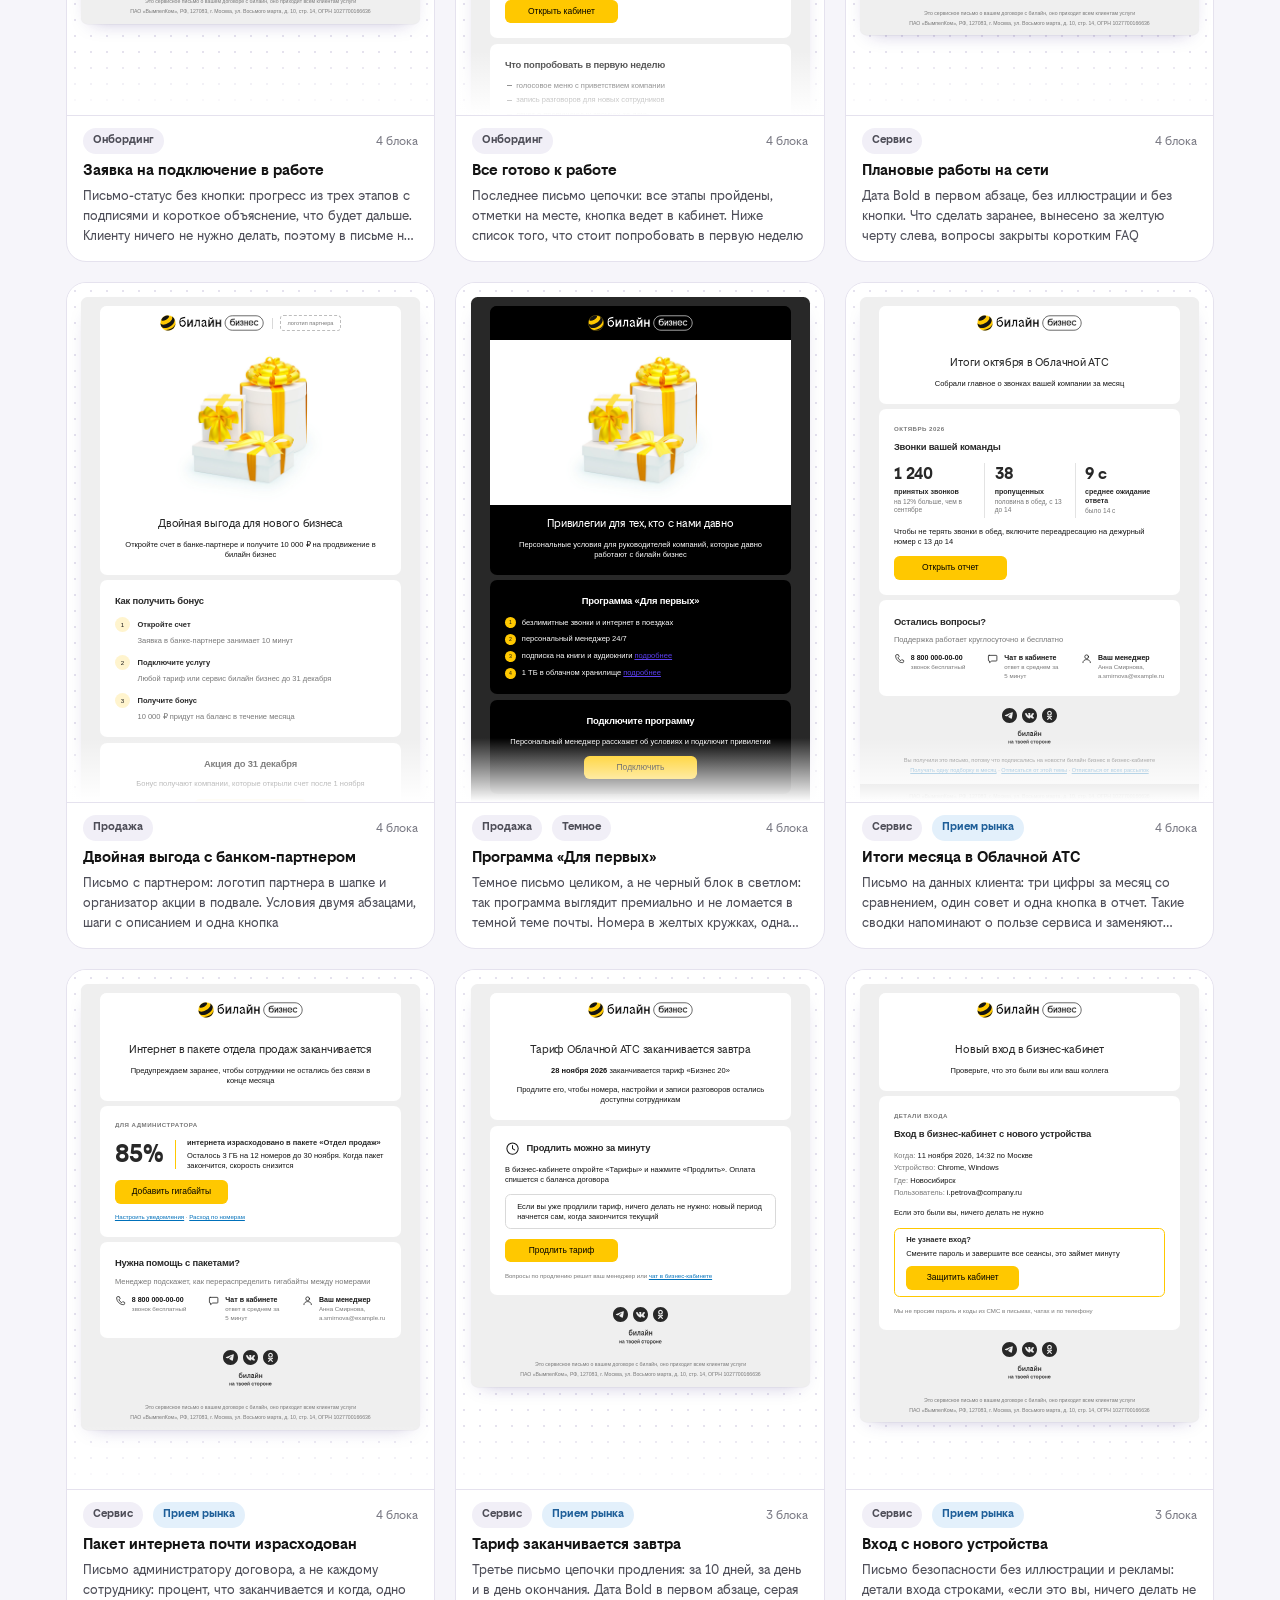
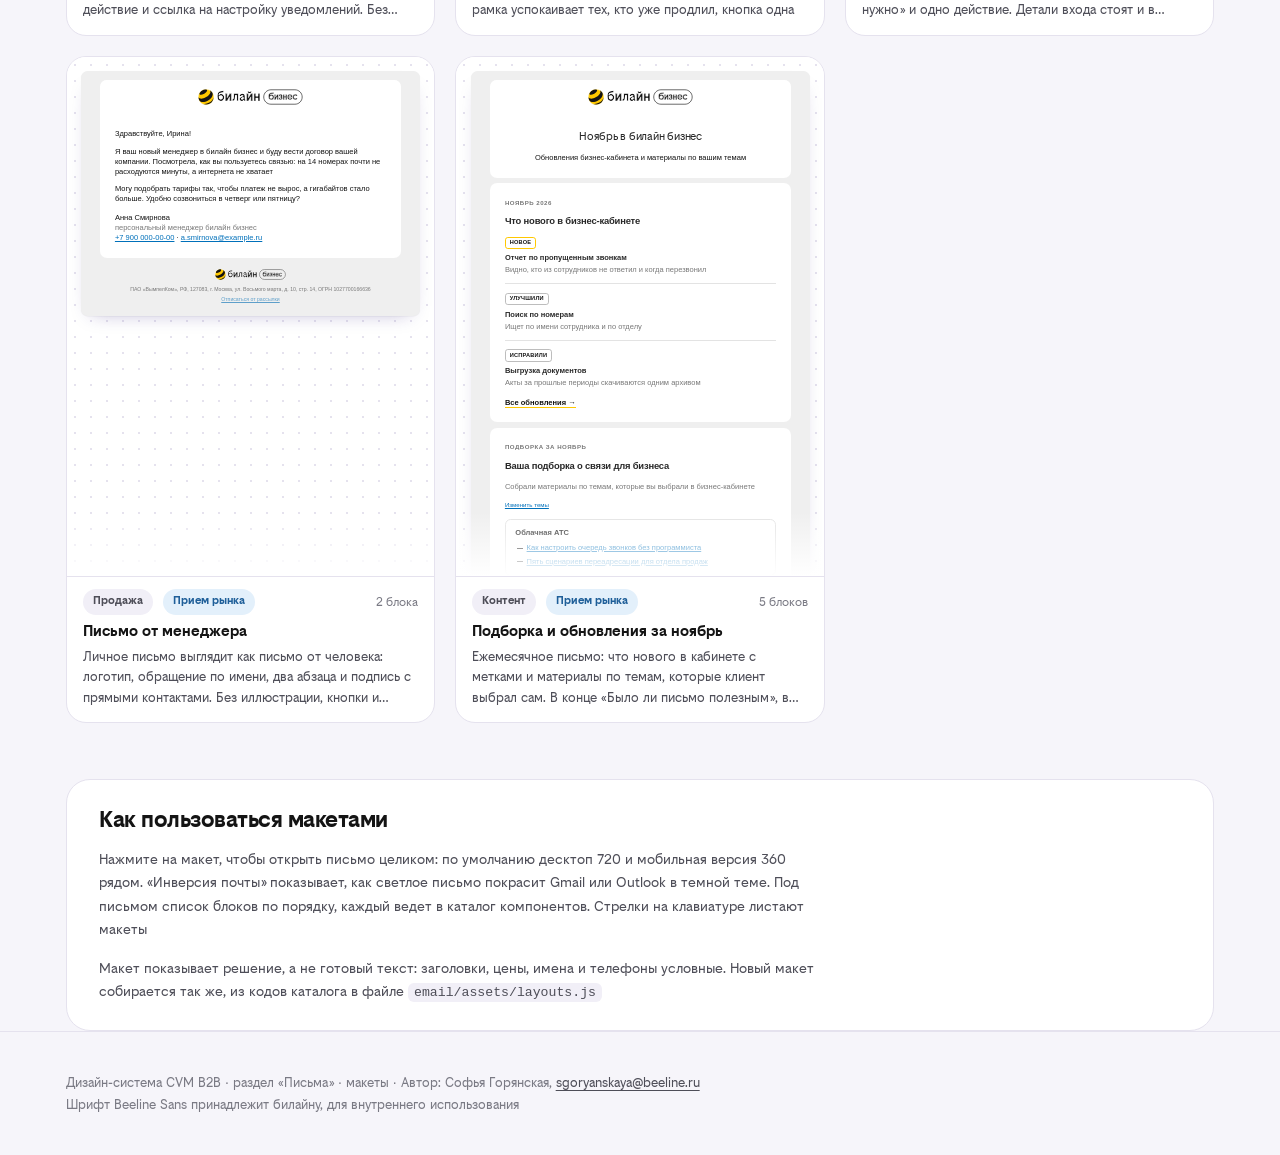
<file: email/layouts.html>
<!doctype html>
<html lang="ru">
<head>
<meta charset="utf-8">
<meta name="viewport" content="width=device-width,initial-scale=1,viewport-fit=cover">
<title>Макеты писем</title>
<meta name="claude:viewport-fit-sides" content="cover">
<link rel="stylesheet" href="../assets/site.css">
<link rel="stylesheet" href="assets/email.css">
<link rel="stylesheet" href="assets/pages.css">
</head>
<body>
<header class="bar"><div class="wrap">
  <a class="logo" href="../index.html"><i></i>Дизайн-система CVM</a>
  <nav class="nav" aria-label="Разделы">
    <a href="../buzz/index.html">Канал в Buzz</a>
    <a href="index.html" aria-current="page">Письма</a>
  </nav>
</div></header>

<main>
<div class="wrap">
  <nav class="etabs" aria-label="Раздел «Письма»">
    <a href="index.html">Гайд</a>
    <a href="catalog.html">Компоненты <i>169</i></a>
    <a href="layouts.html" aria-current="page">Макеты <i>20</i></a>
    <a href="market.html">Рынок</a>
  </nav>

  <section class="intro">
    <div class="eyebrow">Раздел «Письма» · макеты</div>
    <h1 class="display" style="margin-top:14px">Макеты писем</h1>
    <p class="lede" style="margin-top:18px">Письма целиком, собранные только из компонентов каталога. Первые пять повторяют реальные письма из Figma: новые условия Облачной АТС, смартфоны со скидкой, перерыв в работе eXpress Lite, ФЗ-140 и 5G-устройства. Шесть собраны по приемам рынка: итоги месяца, порог потребления, продление, вход с нового устройства, письмо менеджера и ежемесячная подборка. Остальные показывают те же блоки в продаже, онбординге, кейсе и сервисном письме. У каждого макета описано решение и состав по блокам</p>
    <div class="tally" id="tally"></div>
    <div class="acts"><a class="btn pri" href="#lay">К макетам</a><a class="btn" href="catalog.html">Все компоненты</a><a class="btn" href="index.html">Гайд по письмам</a></div>
  </section>

  <div class="ctl" id="ctl" role="region" aria-label="Фильтр макетов">
    <div class="seg" data-k="c" role="group" aria-label="Тип письма" id="seg-c"></div>
    <span class="grow"></span>
    <div class="seg" data-k="t" role="group" aria-label="Тема письма"><button type="button" data-v="own">Как в макете</button><button type="button" data-v="l">Светлое</button><button type="button" data-v="d">Темное</button><button type="button" data-v="i">Инверсия почты</button></div>
  </div>

  <div class="tiles lay" id="lay" style="margin-top:24px"></div>
  <p class="empty" id="empty" hidden>Макетов этого типа пока нет</p>

  <section class="legend" aria-labelledby="lg-h">
    <h2 id="lg-h">Как пользоваться макетами</h2>
    <p>Нажмите на макет, чтобы открыть письмо целиком: по умолчанию десктоп 720 и мобильная версия 360 рядом. «Инверсия почты» показывает, как светлое письмо покрасит Gmail или Outlook в темной теме. Под письмом список блоков по порядку, каждый ведет в каталог компонентов. Стрелки на клавиатуре листают макеты</p>
    <p>Макет показывает решение, а не готовый текст: заголовки, цены, имена и телефоны условные. Новый макет собирается так же, из кодов каталога в файле <code>email/assets/layouts.js</code></p>
  </section>
</div>
</main>

<footer class="foot"><div class="wrap">Дизайн-система CVM B2B · раздел «Письма» · макеты · Автор: Софья Горянская, <a href="mailto:sgoryanskaya@beeline.ru">sgoryanskaya@beeline.ru</a><br>Шрифт Beeline Sans принадлежит билайну, для внутреннего использования</div></footer>

<script src="../buzz/assets/illustrations.js"></script>
<script src="assets/blocks.js"></script>
<script src="assets/blocks-ext.js"></script>
<script src="assets/blocks-more.js"></script>
<script src="assets/blocks-market.js"></script>
<script src="assets/registry.js"></script>
<script src="assets/layouts.js"></script>
<script src="assets/viewer.js"></script>
<script src="assets/layouts-page.js"></script>
</body>
</html>
</file>
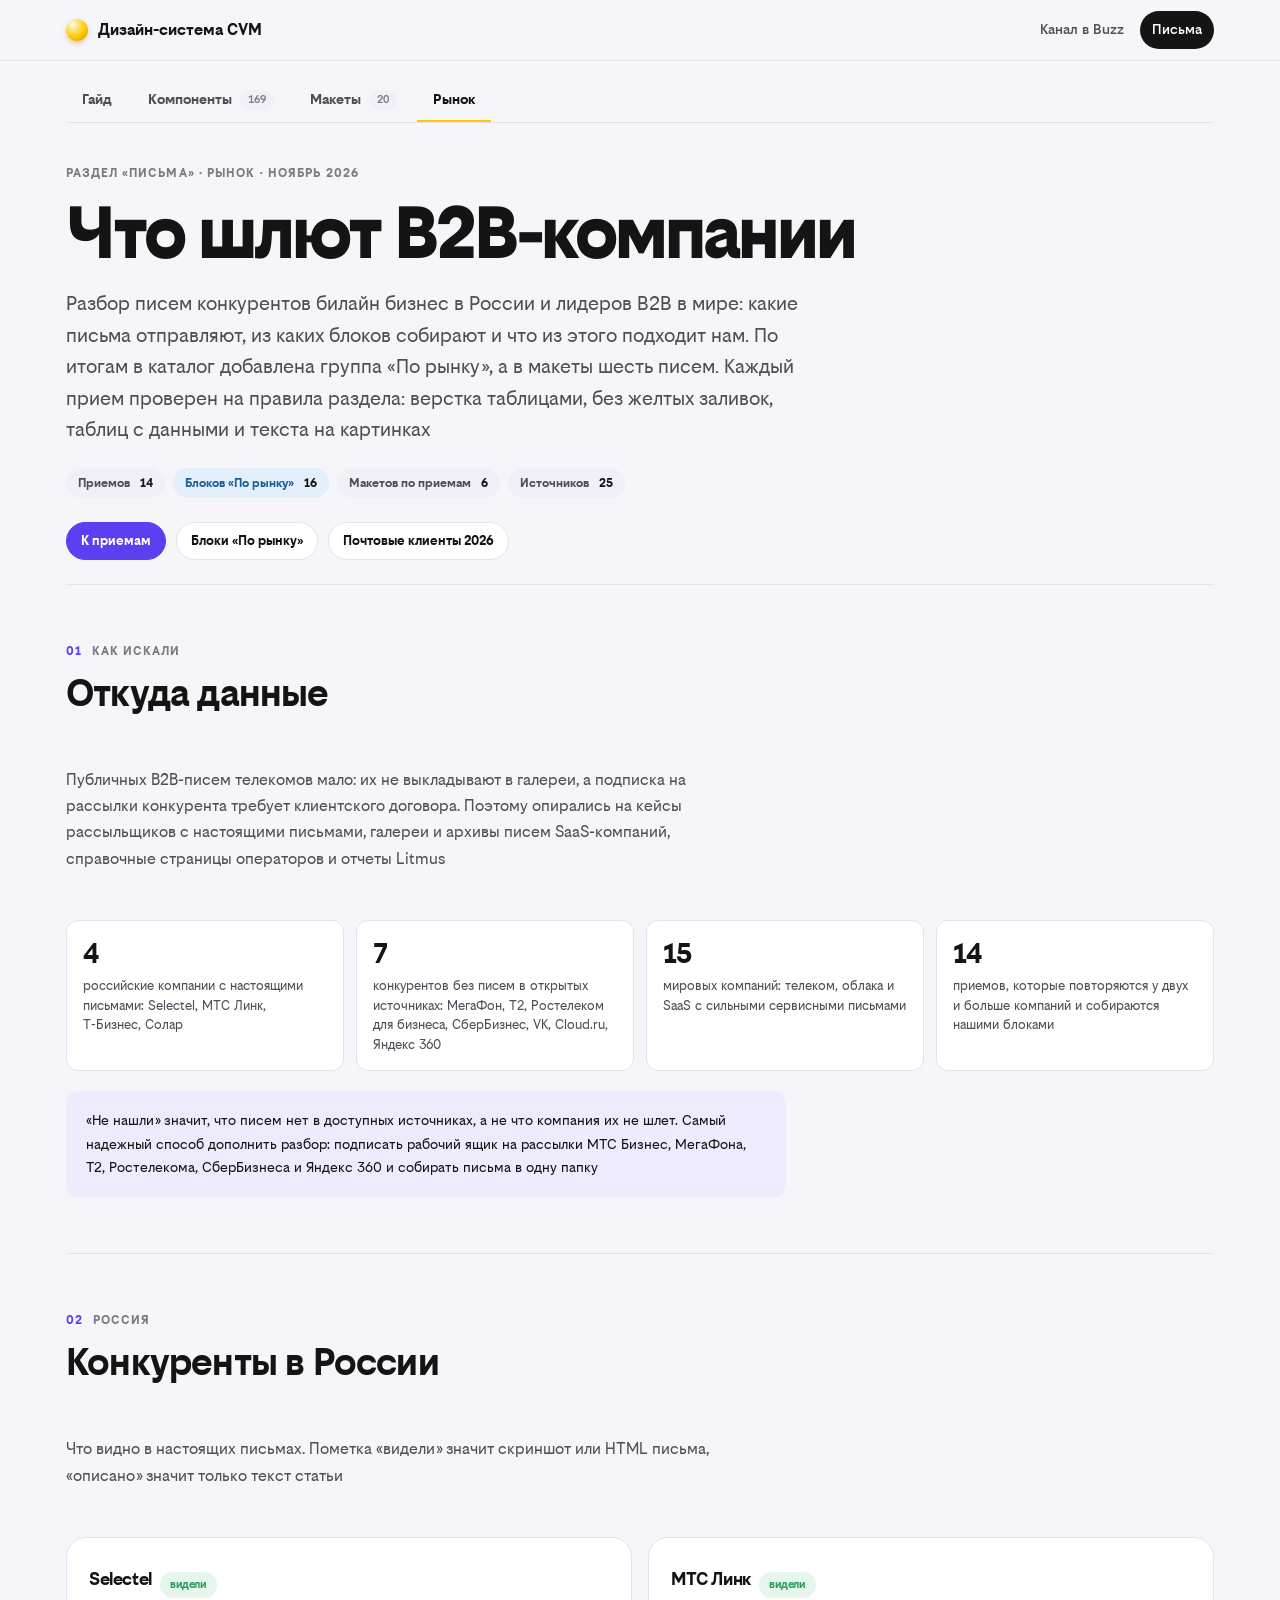
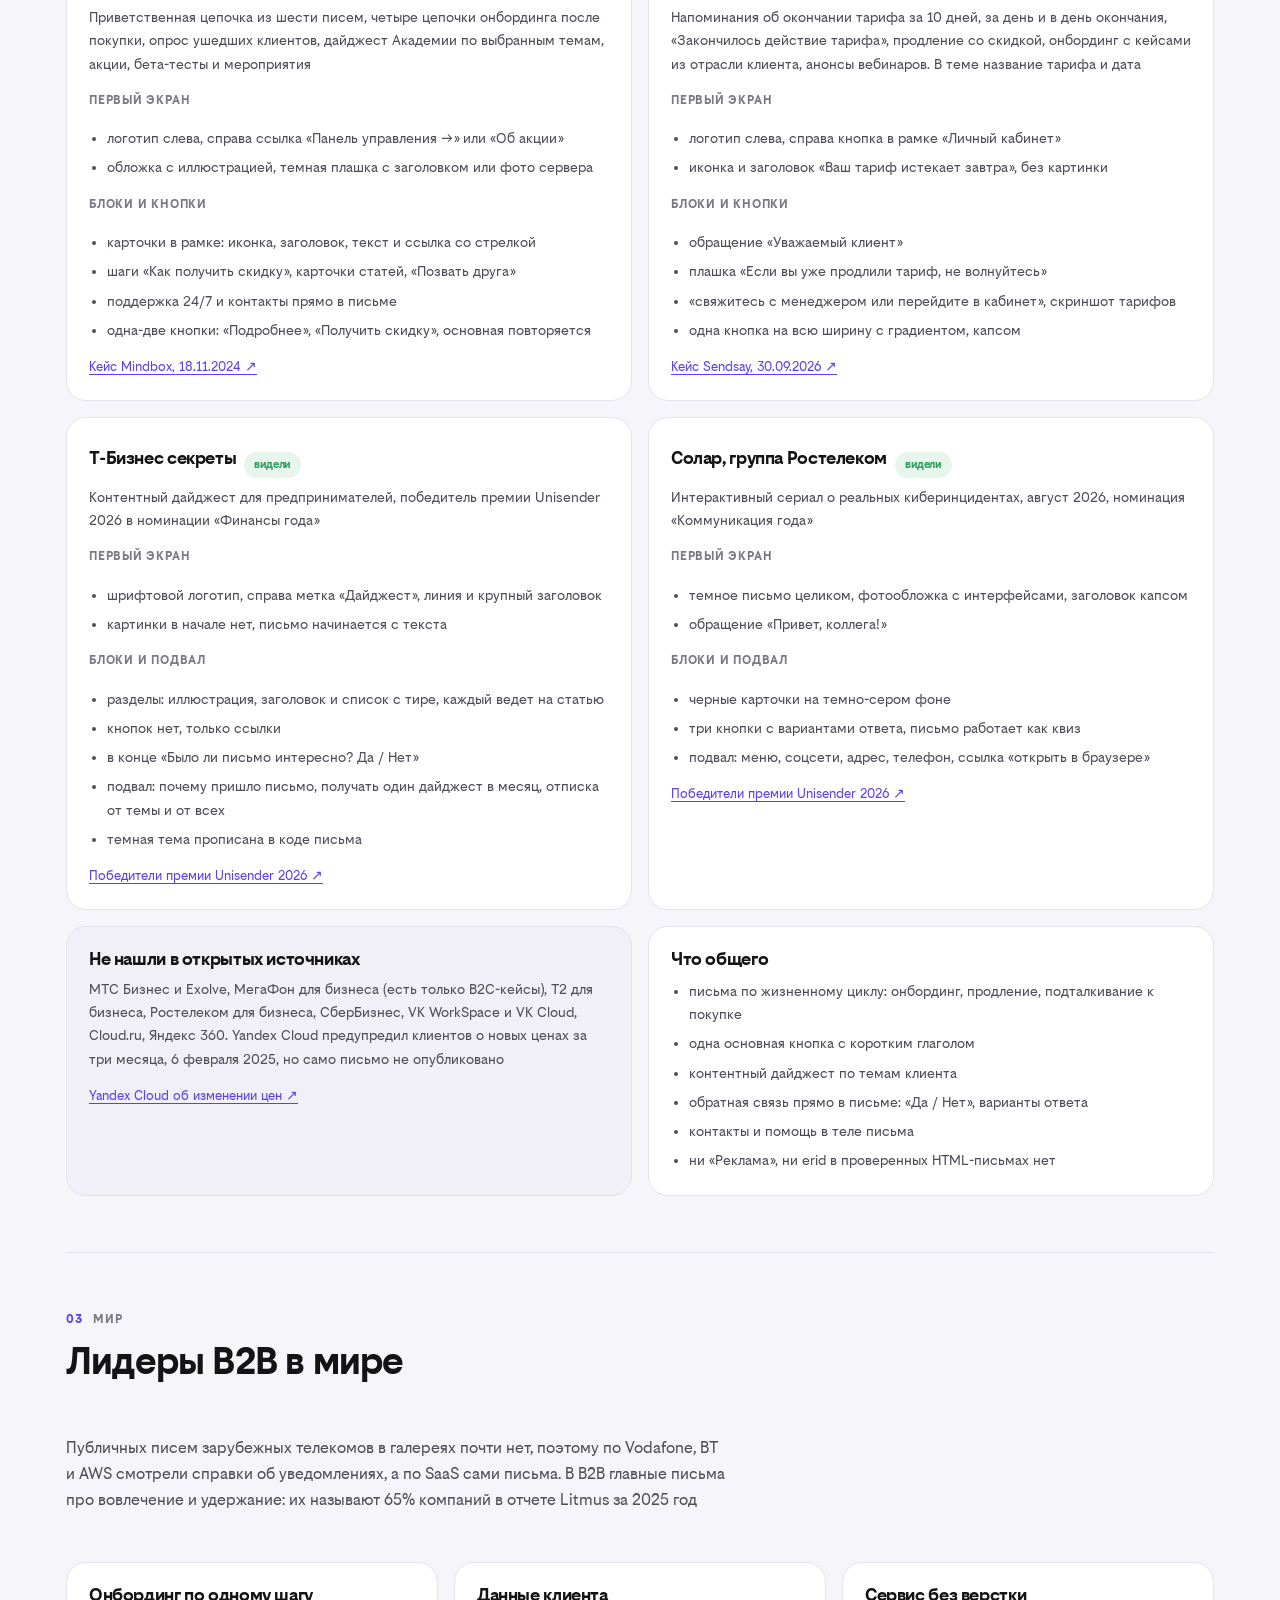
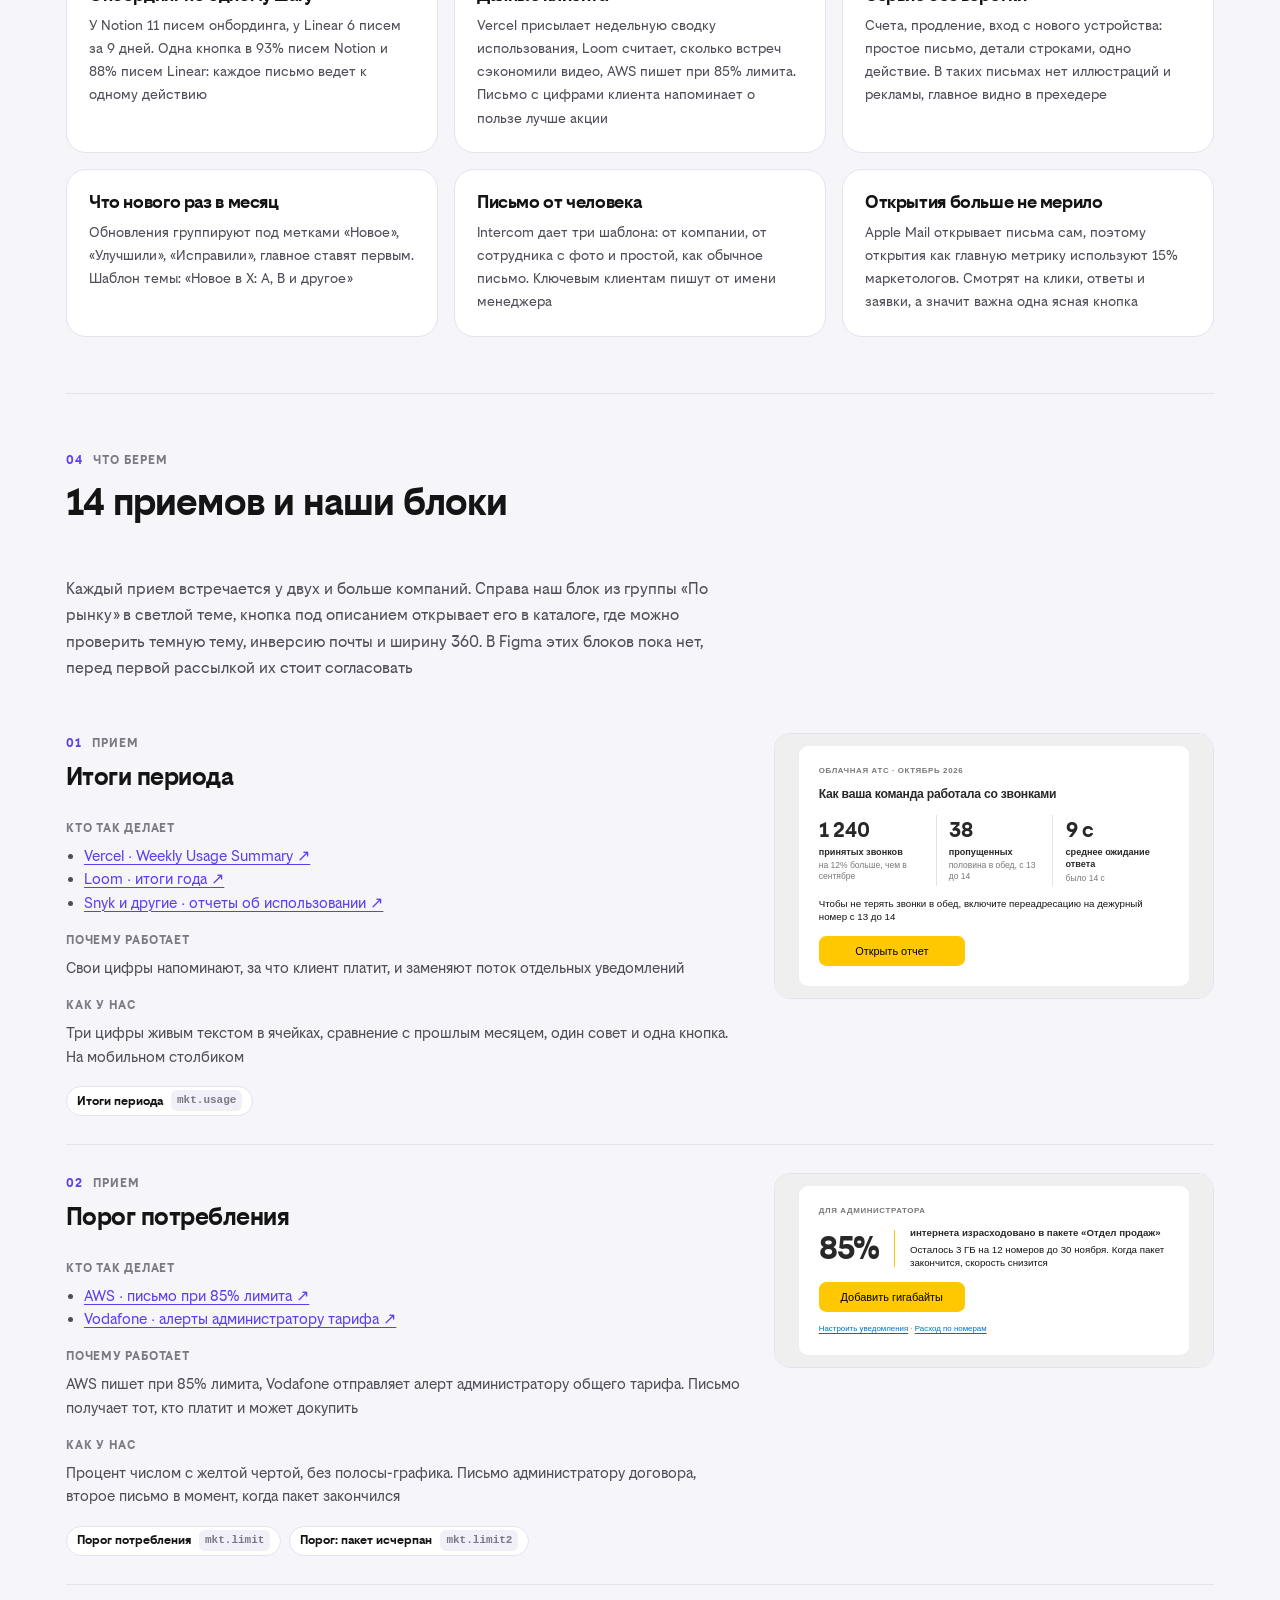
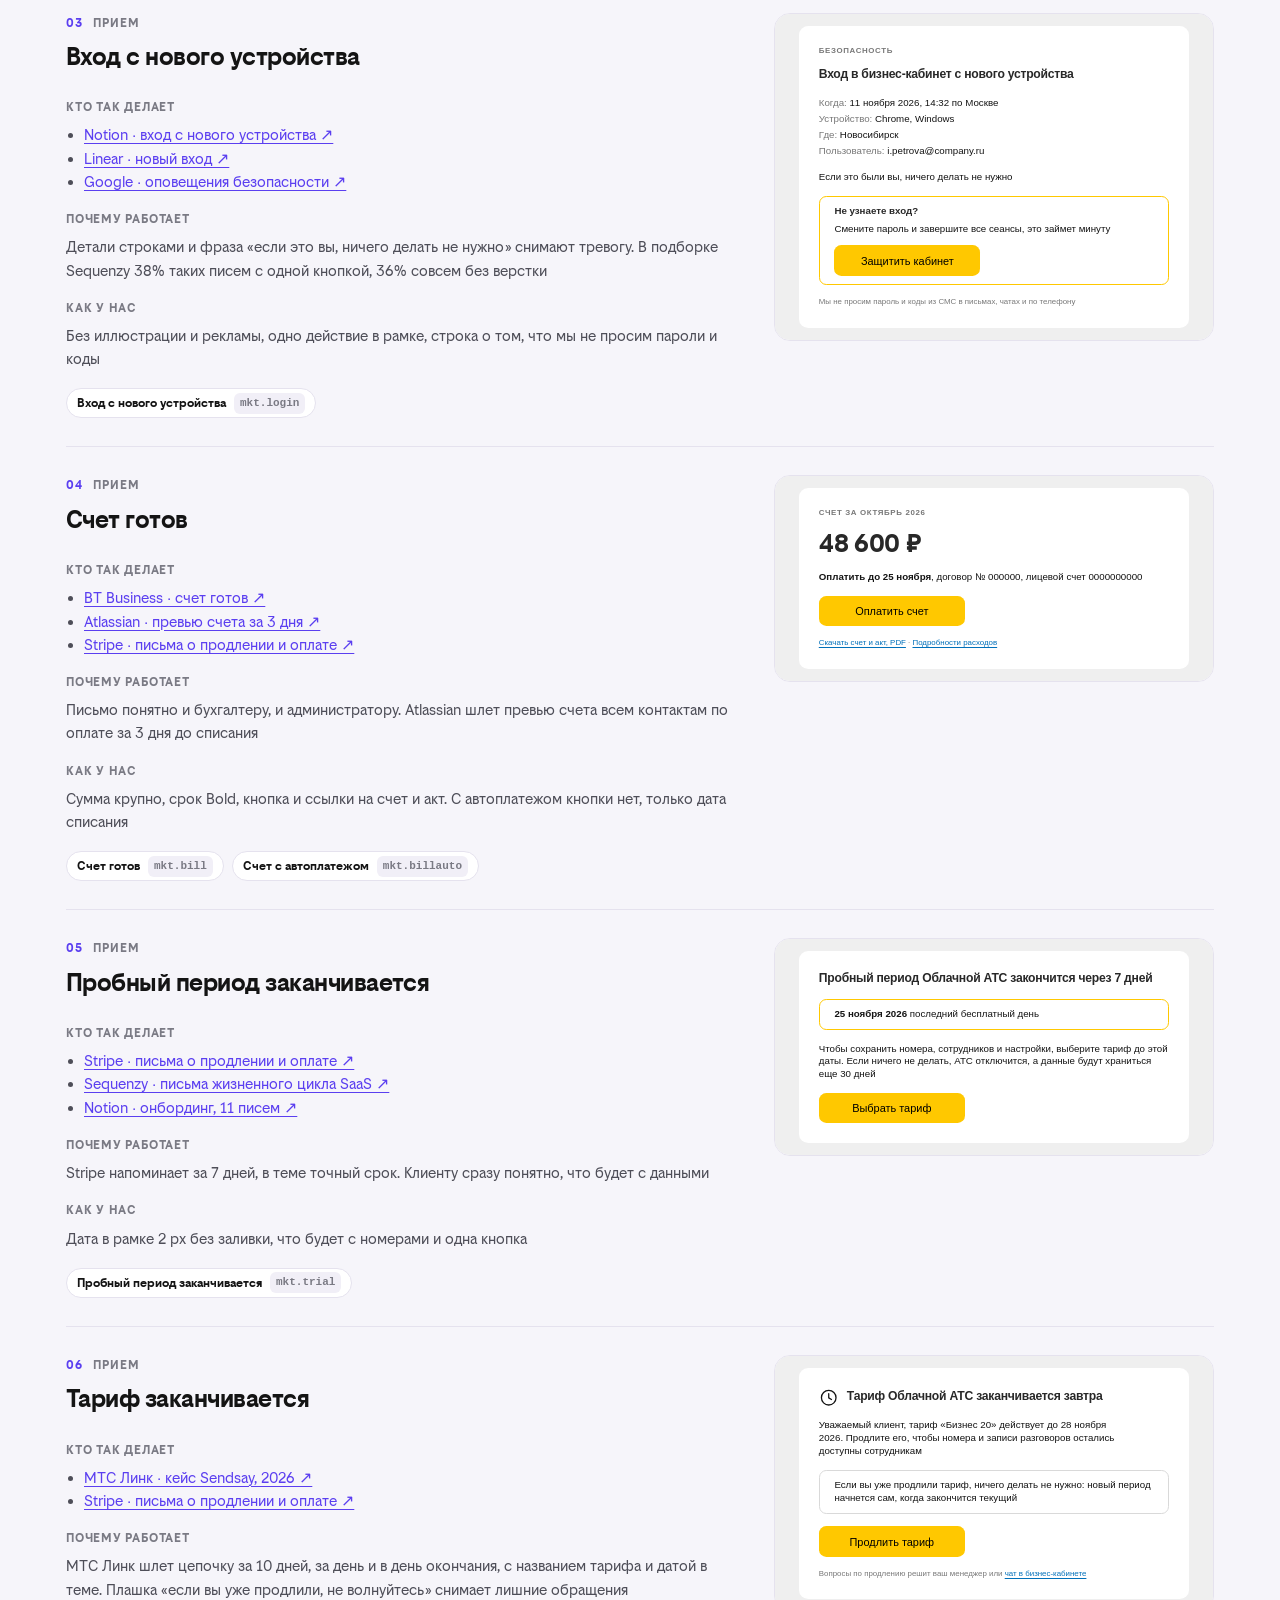
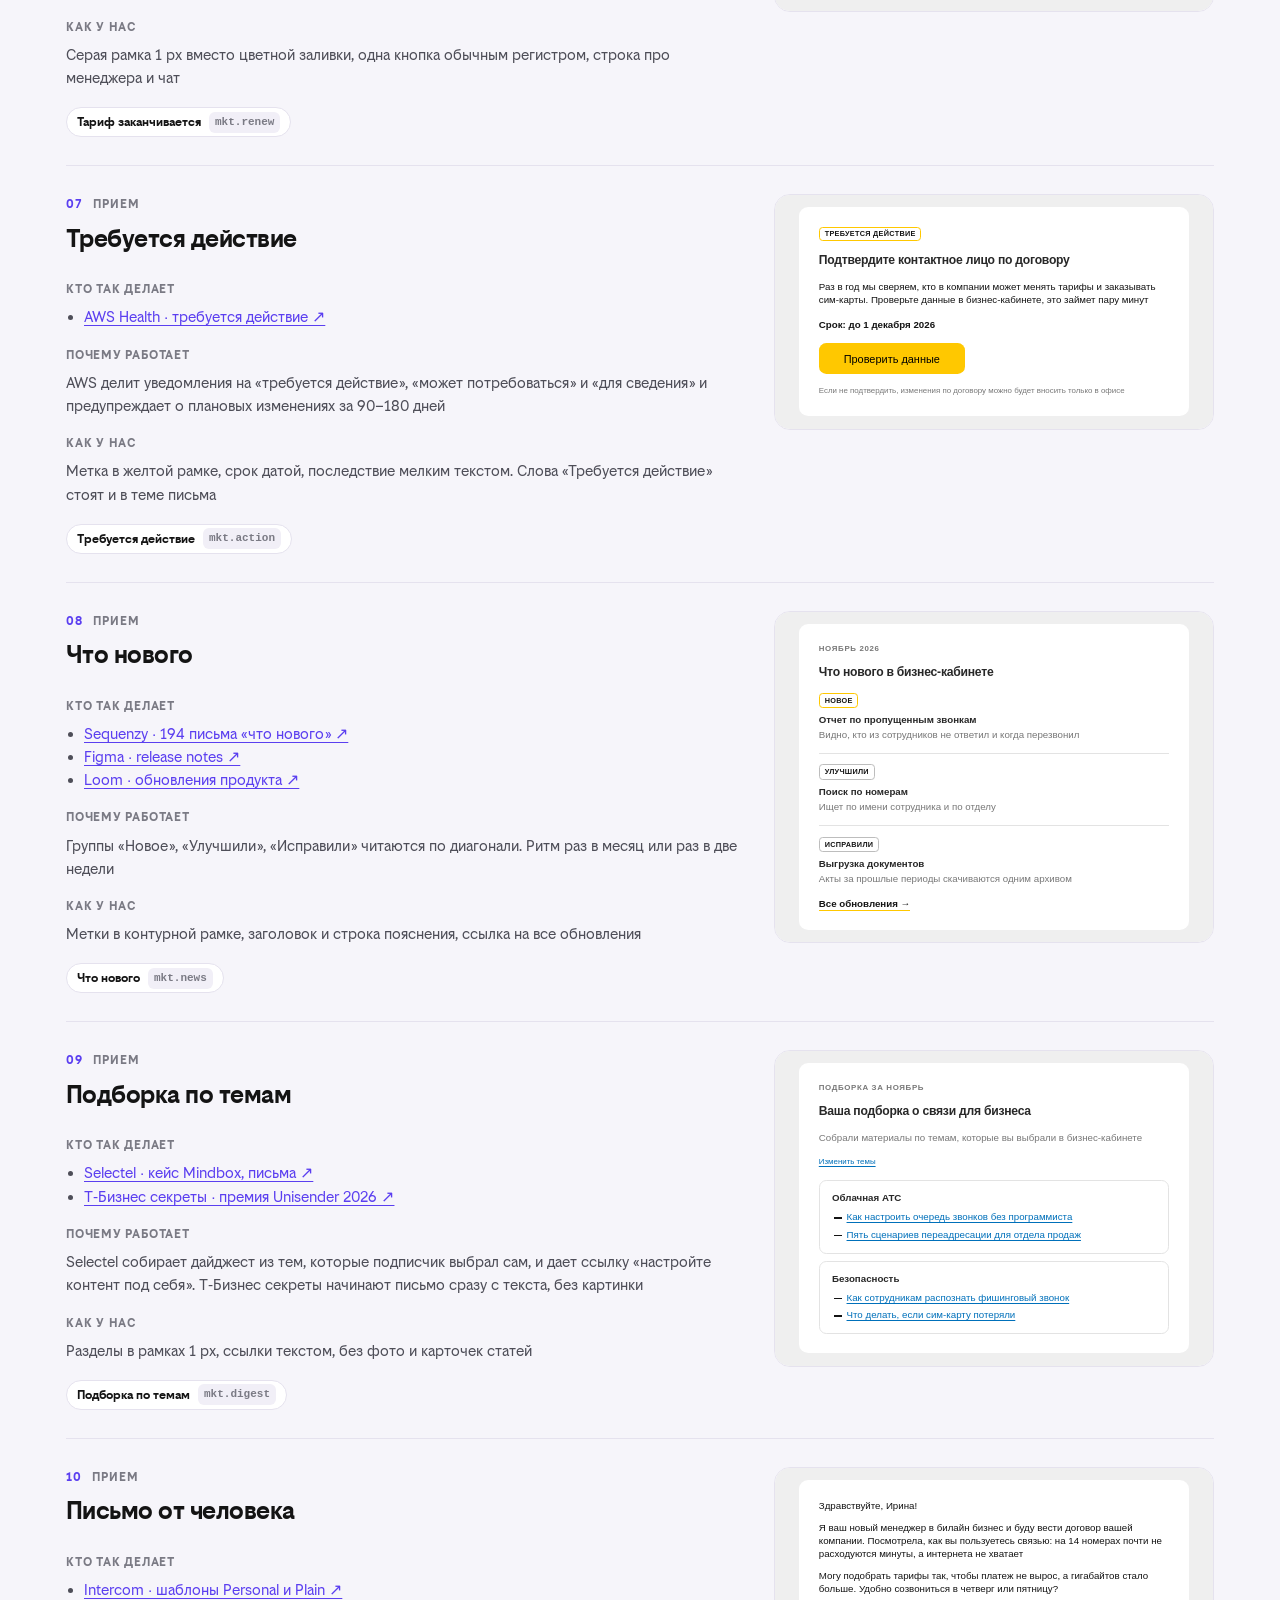
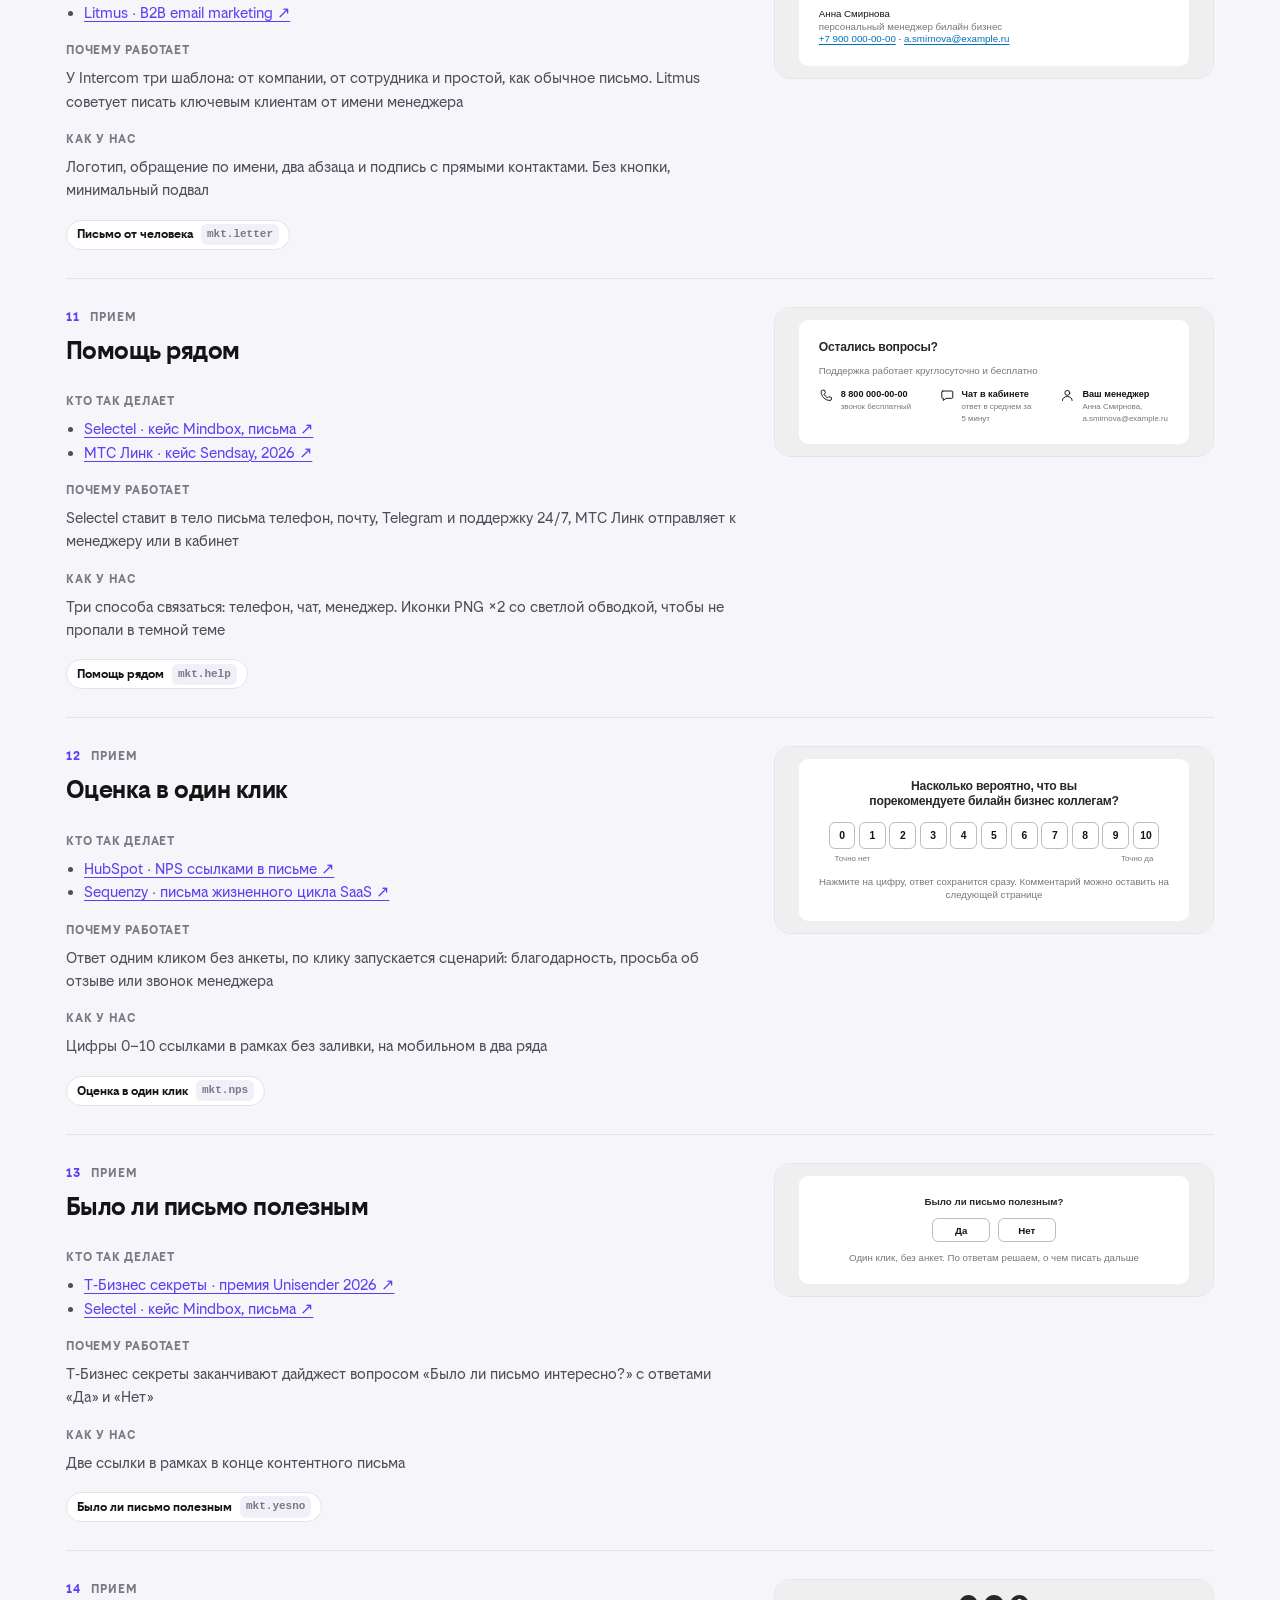
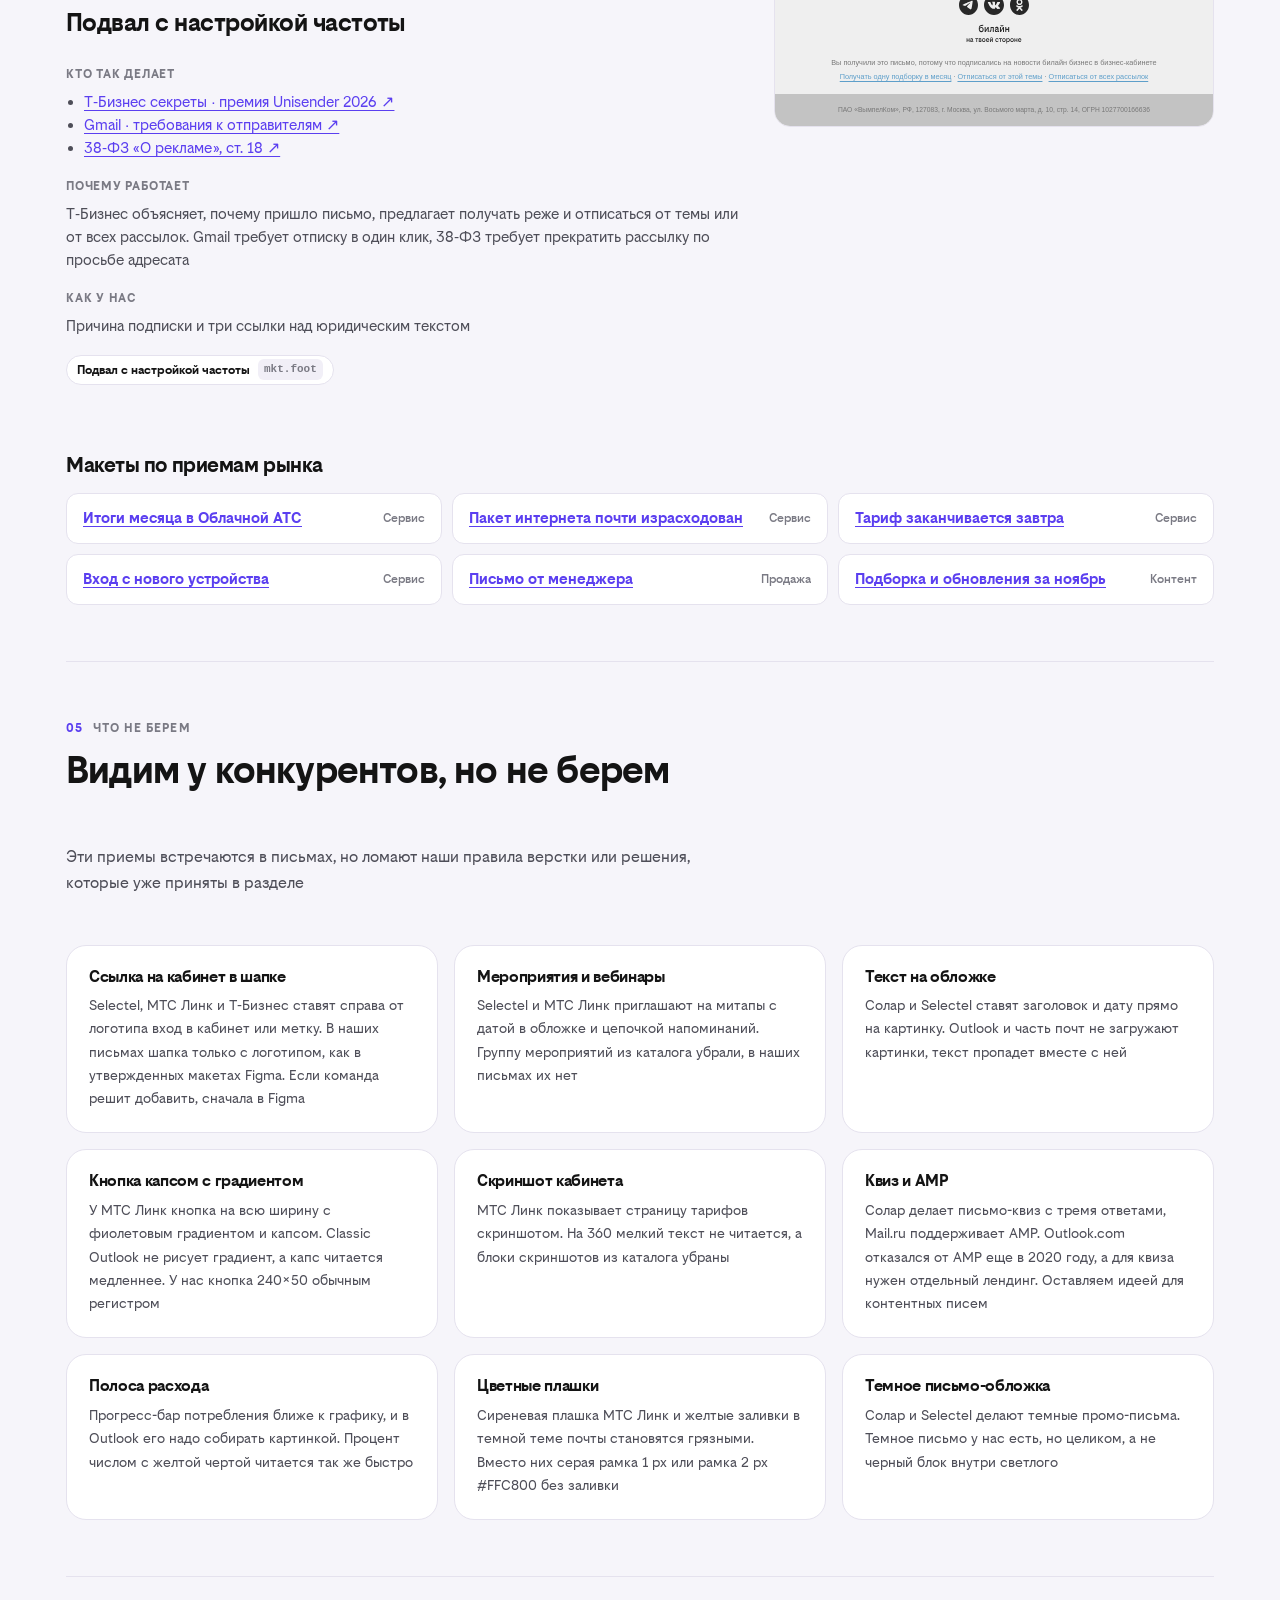
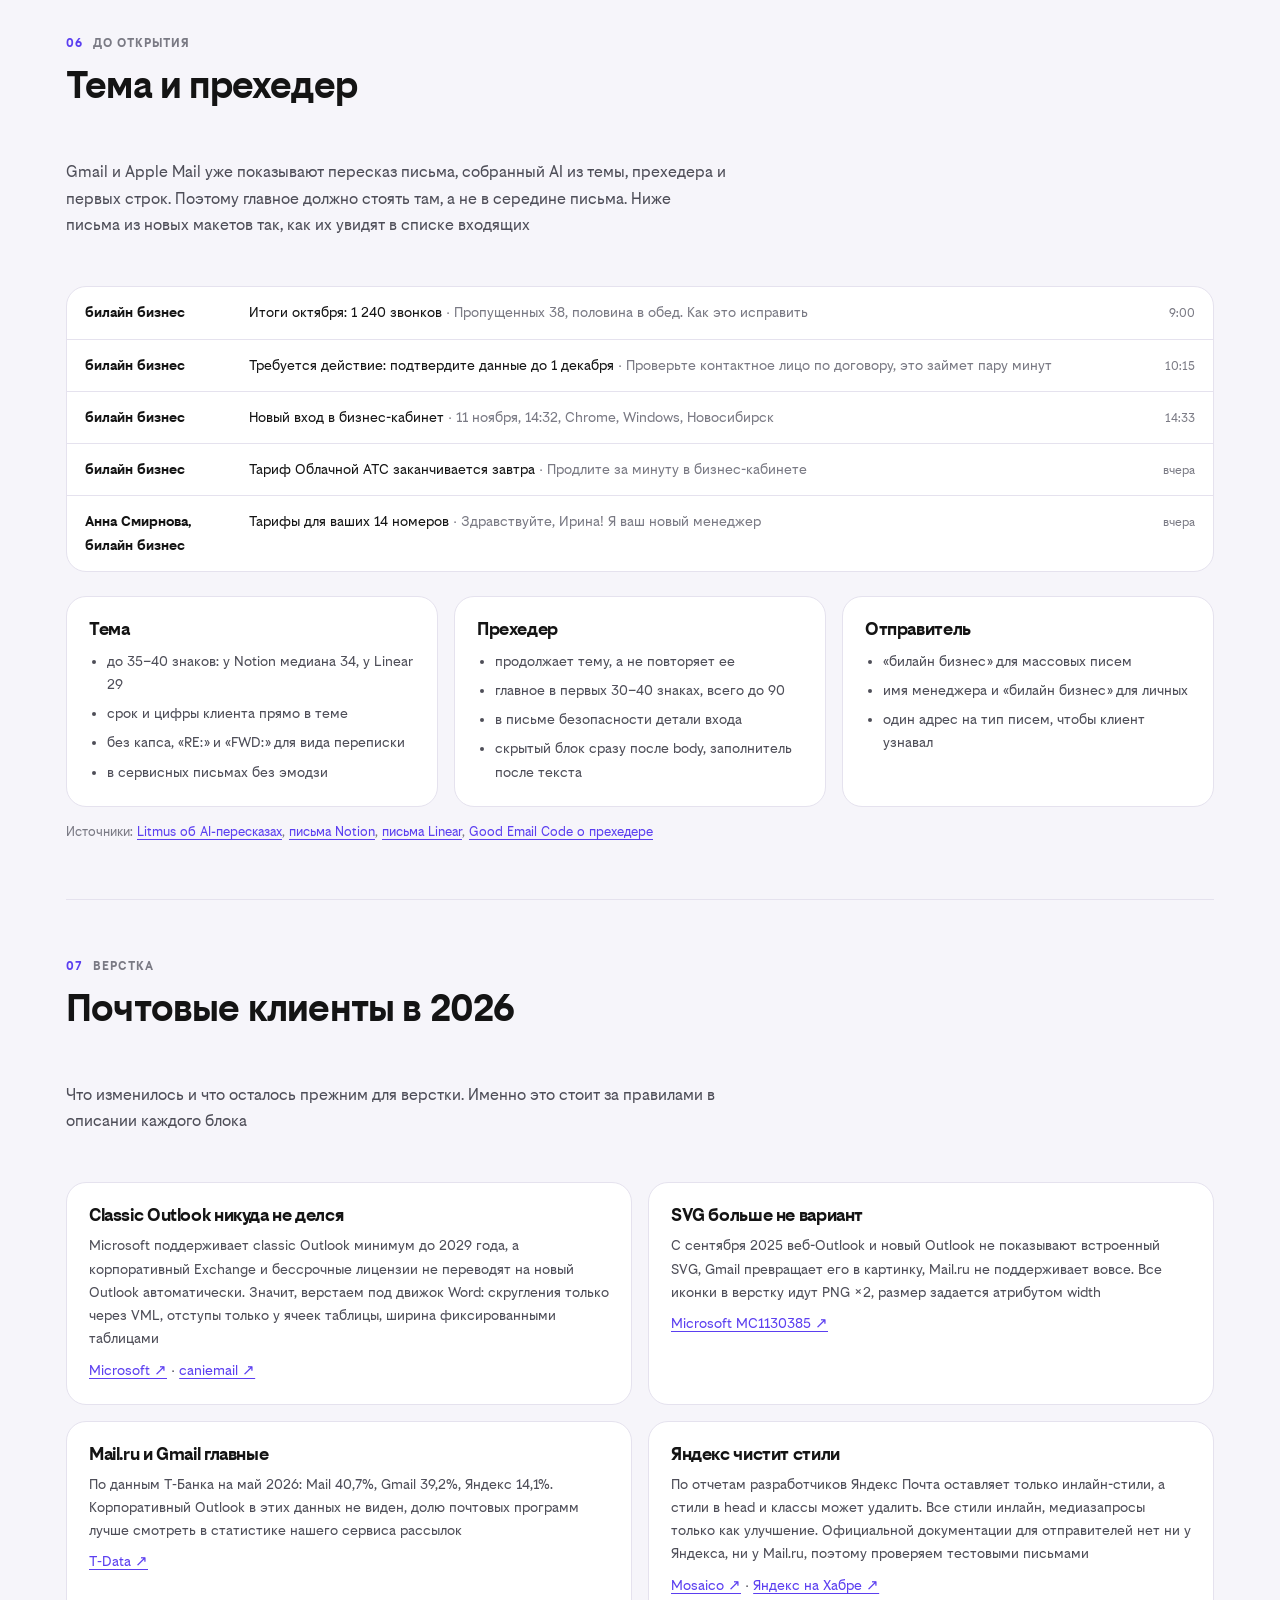
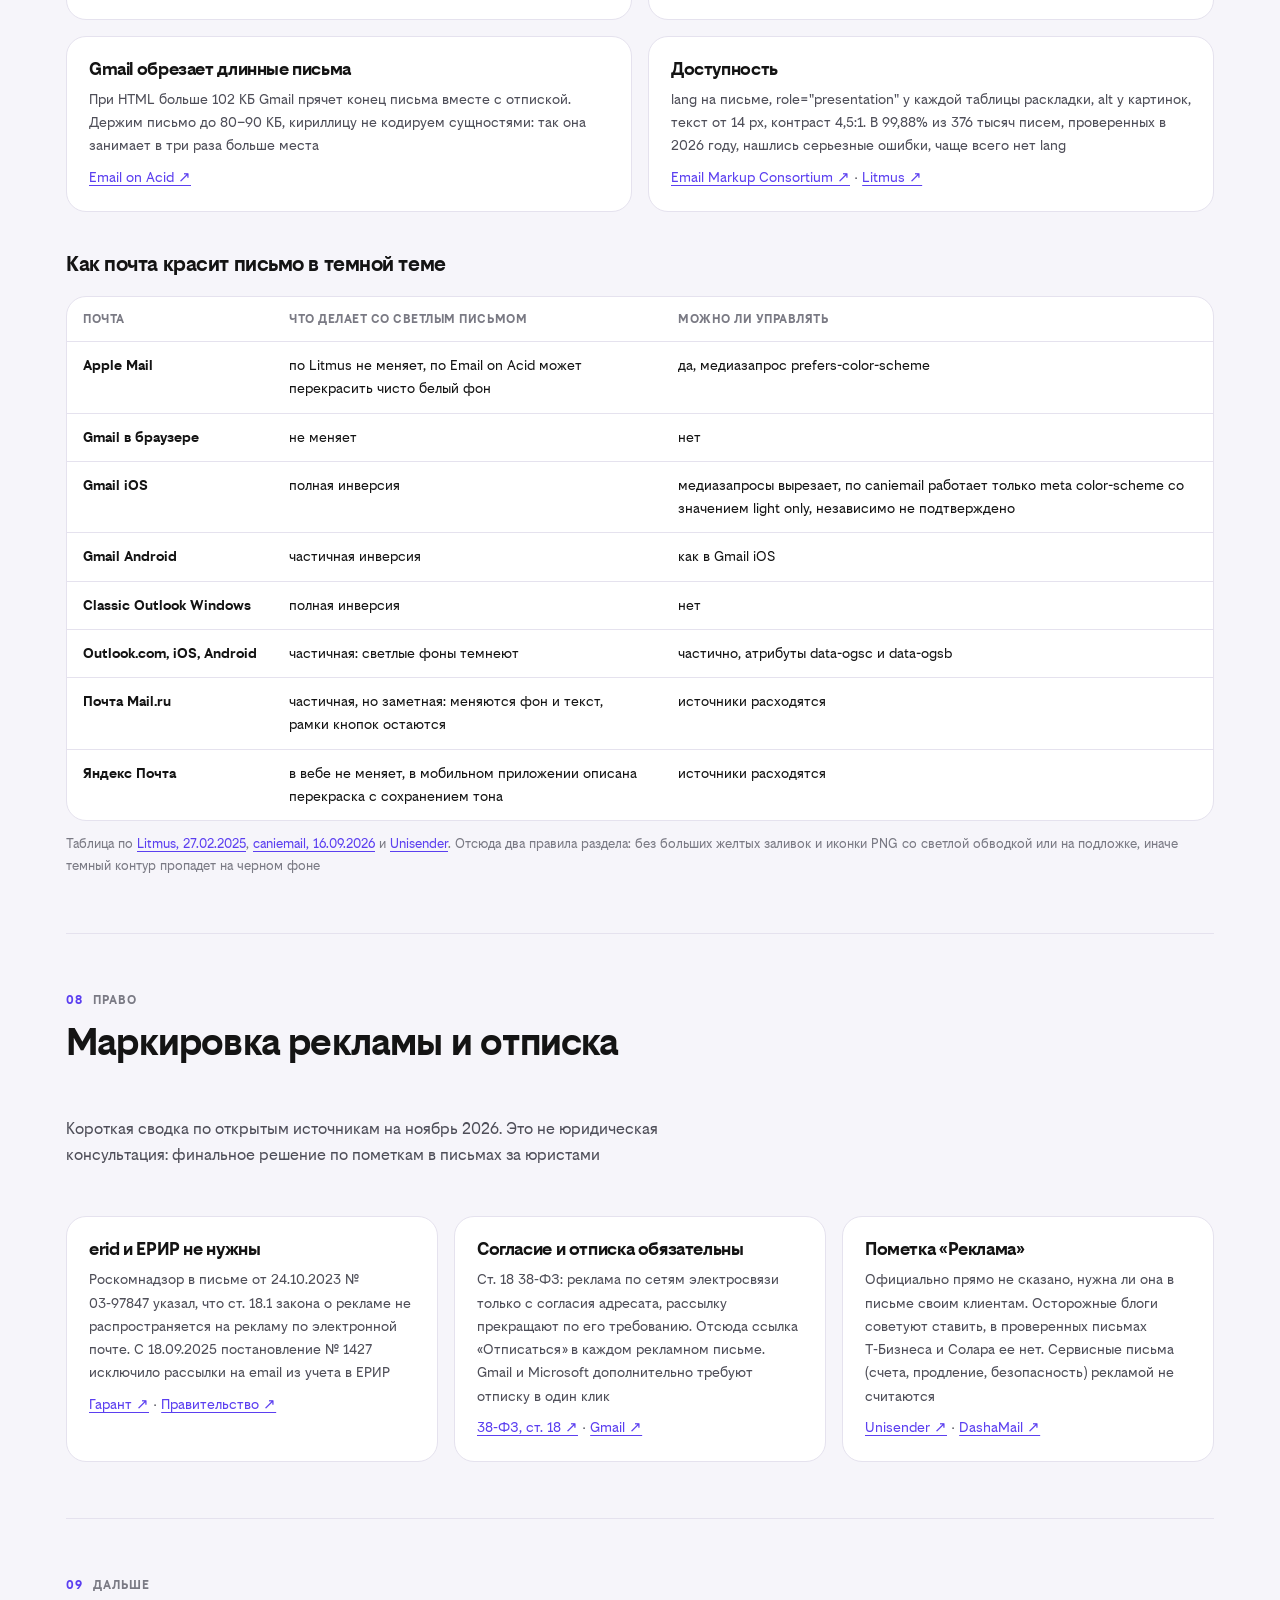
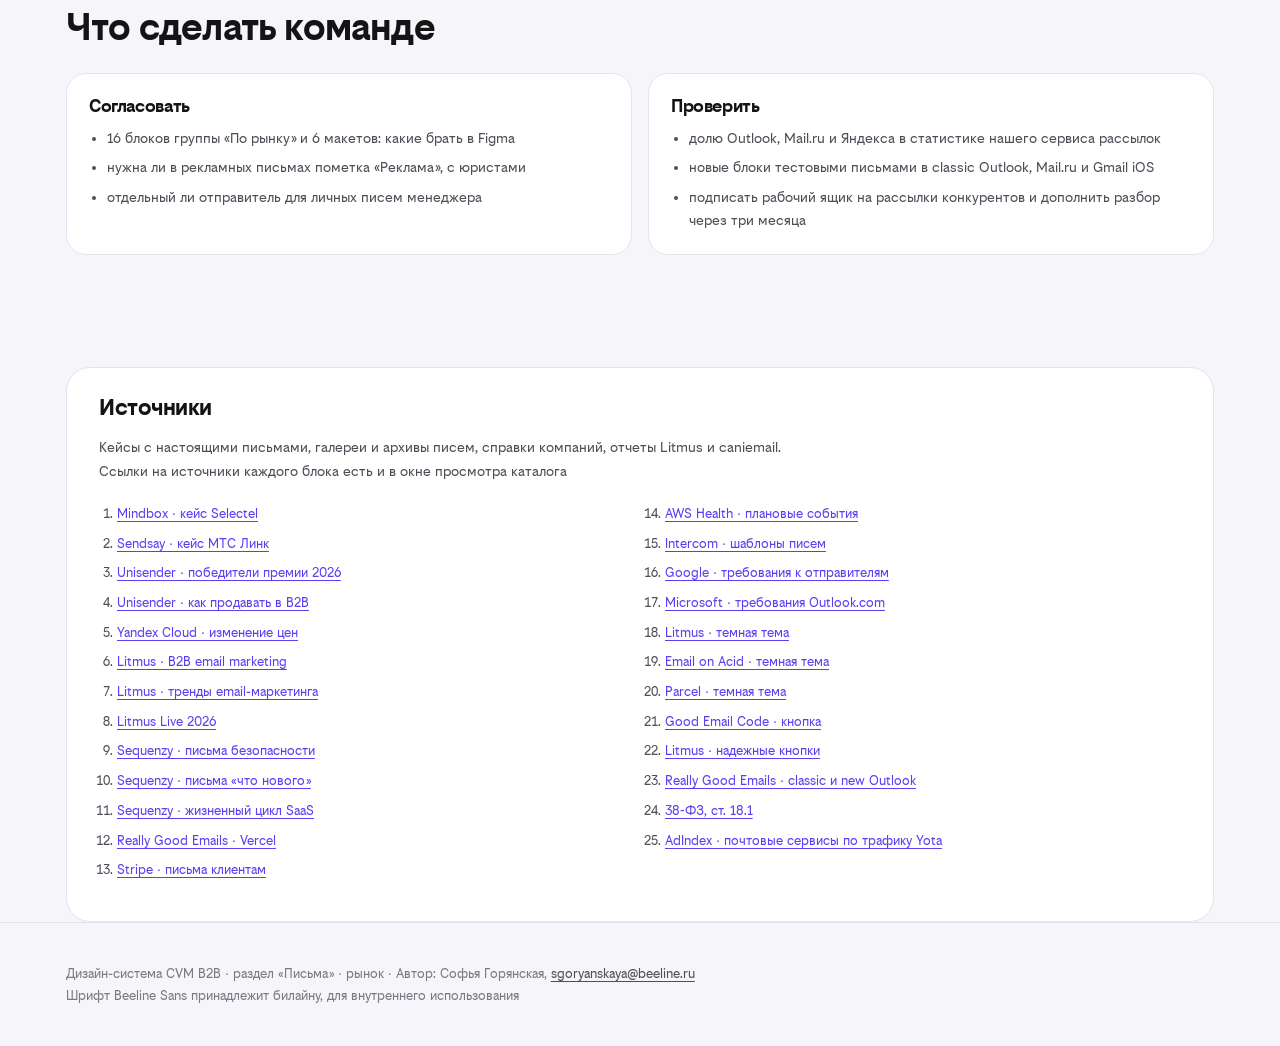
<file: email/market.html>
<!doctype html>
<html lang="ru">
<head>
<meta charset="utf-8">
<meta name="viewport" content="width=device-width,initial-scale=1,viewport-fit=cover">
<title>Письма рынка B2B</title>
<meta name="claude:viewport-fit-sides" content="cover">
<link rel="stylesheet" href="../assets/site.css">
<link rel="stylesheet" href="assets/email.css">
<link rel="stylesheet" href="assets/pages.css">
<style>
  html{scroll-behavior:smooth;scroll-padding-top:76px}
  @media (prefers-reduced-motion:reduce){html{scroll-behavior:auto}}
  .sec-k{display:flex;gap:10px;align-items:center;font-size:13px;font-weight:700;letter-spacing:.08em;text-transform:uppercase;color:var(--mut);margin-bottom:10px}
  .sec-k i{font-style:normal;color:var(--vi)}
  .sec .grid{margin-top:24px}
  .panel ul{margin:10px 0 0;padding-left:18px;color:var(--sub);font-size:15px}
  .panel li+li{margin-top:6px}
  .panel .pill{margin-top:12px}
  .panel h4{font-size:13px;letter-spacing:.06em;text-transform:uppercase;color:var(--mut);margin-top:14px}
  .co h3{display:flex;flex-wrap:wrap;gap:8px;align-items:center}
  .co .src{margin-top:14px;font-size:14px}
  .co.none{background:var(--surface-2)}
  .facts{display:grid;grid-template-columns:repeat(4,minmax(0,1fr));gap:12px;margin-top:24px}
  .facts div{background:var(--surface);border:1px solid var(--line);border-radius:var(--r-s);padding:16px}
  .facts b{display:block;font-size:30px;line-height:1.1;letter-spacing:-.02em}
  .facts span{display:block;margin-top:6px;color:var(--sub);font-size:14px;line-height:1.4}
  @media (max-width:900px){.facts{grid-template-columns:repeat(2,minmax(0,1fr))}}
  /* приемы с превью */
  .mk-p{display:grid;grid-template-columns:minmax(0,1fr) minmax(0,440px);gap:28px;align-items:start;padding:28px 0;border-top:1px solid var(--line)}
  .mk-p:first-child{border-top:0;padding-top:8px}
  .mk-t h3{font-size:26px}
  .mk-t dl{margin:16px 0 0;display:grid;grid-template-columns:minmax(0,1fr);gap:6px}
  .mk-t dt{font-size:13px;font-weight:700;letter-spacing:.06em;text-transform:uppercase;color:var(--mut);margin-top:10px}
  .mk-t dd{margin:0;color:var(--sub);font-size:15.5px;line-height:1.5}
  .mk-t dd ul{margin:0;padding-left:18px}
  .mk-codes{display:flex;flex-wrap:wrap;gap:8px;margin-top:18px}
  .mk-codes code{font-size:11px;color:var(--mut)}
  .mk-pv{min-width:0;border-radius:16px;overflow:hidden;background:#fff radial-gradient(#E5E2EE 1px,transparent 1px) 0 0/14px 14px;border:1px solid var(--line);padding:0}
  .mk-z{width:720px;zoom:var(--mz,.6)}
  .mk-z>.ml{border-radius:0}
  @media (max-width:900px){.mk-p{grid-template-columns:minmax(0,1fr)}}
  /* список писем во входящих */
  .inbox{margin-top:24px;background:var(--surface);border:1px solid var(--line);border-radius:var(--r);overflow:hidden}
  .inbox div{display:grid;grid-template-columns:150px minmax(0,1fr) auto;gap:14px;align-items:baseline;padding:14px 18px;border-top:1px solid var(--line);font-size:15px}
  .inbox div:first-child{border-top:0}
  .inbox b{font-weight:700}
  .inbox p{margin:0;min-width:0;overflow:hidden;text-overflow:ellipsis;white-space:nowrap}
  .inbox p span{color:var(--mut)}
  .inbox time{color:var(--mut);font-size:13px}
  @media (max-width:640px){.inbox div{grid-template-columns:minmax(0,1fr) auto}.inbox p{grid-column:1/-1;white-space:normal}}
  /* таблица темной темы */
  .table-wrap{margin-top:20px}
  .table-wrap table{width:100%;border-collapse:collapse;font-size:15px}
  .table-wrap th,.table-wrap td{text-align:left;padding:12px 16px;border-top:1px solid var(--line);vertical-align:top}
  .table-wrap thead th{border-top:0;font-size:13px;letter-spacing:.04em;text-transform:uppercase;color:var(--mut)}
  .table-wrap td:first-child{font-weight:700;white-space:nowrap}
  .no-take .panel h3{font-size:17px}
  .srcs{columns:2;column-gap:32px;margin-top:20px;padding-left:18px;font-size:14px;color:var(--sub)}
  .srcs li{break-inside:avoid;margin-bottom:8px}
  @media (max-width:700px){.srcs{columns:1}}
  .lays{list-style:none;margin:16px 0 0;padding:0;display:grid;grid-template-columns:repeat(auto-fill,minmax(min(100%,280px),1fr));gap:10px}
  .lays li{display:flex;justify-content:space-between;gap:10px;align-items:center;background:var(--surface);border:1px solid var(--line);border-radius:var(--r-s);padding:12px 16px;font-weight:700}
  .lays li span{font-weight:500;font-size:13px;color:var(--mut)}
  .note-b{margin-top:20px;padding:18px 20px;border-radius:var(--r-s);background:var(--vi-soft);color:var(--ink);font-size:15px;max-width:80ch}
</style>
</head>
<body>
<header class="bar"><div class="wrap">
  <a class="logo" href="../index.html"><i></i>Дизайн-система CVM</a>
  <nav class="nav" aria-label="Разделы">
    <a href="../buzz/index.html">Канал в Buzz</a>
    <a href="index.html" aria-current="page">Письма</a>
  </nav>
</div></header>

<main>
<div class="wrap">
  <nav class="etabs" aria-label="Раздел «Письма»">
    <a href="index.html">Гайд</a>
    <a href="catalog.html">Компоненты <i>169</i></a>
    <a href="layouts.html">Макеты <i>20</i></a>
    <a href="market.html" aria-current="page">Рынок</a>
  </nav>

  <section class="intro">
    <div class="eyebrow">Раздел «Письма» · рынок · ноябрь 2026</div>
    <h1 class="display" style="margin-top:14px">Что шлют B2B-компании</h1>
    <p class="lede" style="margin-top:18px">Разбор писем конкурентов билайн бизнес в России и лидеров B2B в мире: какие письма отправляют, из каких блоков собирают и что из этого подходит нам. По итогам в каталог добавлена группа «По рынку», а в макеты шесть писем. Каждый прием проверен на правила раздела: верстка таблицами, без желтых заливок, таблиц с данными и текста на картинках</p>
    <div class="tally" id="tally"></div>
    <div class="acts"><a class="btn pri" href="#patterns">К приемам</a><a class="btn" href="catalog.html#g-mkt">Блоки «По рынку»</a><a class="btn" href="#clients">Почтовые клиенты 2026</a></div>
  </section>

  <section class="sec" id="method" aria-labelledby="h-method">
    <div class="sec-k"><i>01</i>Как искали</div>
    <h2 id="h-method">Откуда данные</h2>
    <p class="intro">Публичных B2B-писем телекомов мало: их не выкладывают в галереи, а подписка на рассылки конкурента требует клиентского договора. Поэтому опирались на кейсы рассыльщиков с настоящими письмами, галереи и архивы писем SaaS-компаний, справочные страницы операторов и отчеты Litmus</p>
    <div class="facts">
      <div><b>4</b><span>российские компании с настоящими письмами: Selectel, МТС Линк, Т‑Бизнес, Солар</span></div>
      <div><b>7</b><span>конкурентов без писем в открытых источниках: МегаФон, Т2, Ростелеком для бизнеса, СберБизнес, VK, Cloud.ru, Яндекс 360</span></div>
      <div><b>15</b><span>мировых компаний: телеком, облака и SaaS с сильными сервисными письмами</span></div>
      <div><b>14</b><span>приемов, которые повторяются у двух и больше компаний и собираются нашими блоками</span></div>
    </div>
    <p class="note-b">«Не нашли» значит, что писем нет в доступных источниках, а не что компания их не шлет. Самый надежный способ дополнить разбор: подписать рабочий ящик на рассылки МТС Бизнес, МегаФона, Т2, Ростелекома, СберБизнеса и Яндекс 360 и собирать письма в одну папку</p>
  </section>

  <section class="sec" id="ru" aria-labelledby="h-ru">
    <div class="sec-k"><i>02</i>Россия</div>
    <h2 id="h-ru">Конкуренты в России</h2>
    <p class="intro">Что видно в настоящих письмах. Пометка «видели» значит скриншот или HTML письма, «описано» значит только текст статьи</p>
    <div class="grid g2">
      <article class="panel co">
        <h3>Selectel <span class="pill ok">видели</span></h3>
        <p>Приветственная цепочка из шести писем, четыре цепочки онбординга после покупки, опрос ушедших клиентов, дайджест Академии по выбранным темам, акции, бета-тесты и мероприятия</p>
        <h4>Первый экран</h4>
        <ul><li>логотип слева, справа ссылка «Панель управления →» или «Об акции»</li><li>обложка с иллюстрацией, темная плашка с заголовком или фото сервера</li></ul>
        <h4>Блоки и кнопки</h4>
        <ul><li>карточки в рамке: иконка, заголовок, текст и ссылка со стрелкой</li><li>шаги «Как получить скидку», карточки статей, «Позвать друга»</li><li>поддержка 24/7 и контакты прямо в письме</li><li>одна-две кнопки: «Подробнее», «Получить скидку», основная повторяется</li></ul>
        <p class="src"><a href="https://mindbox.ru/journal/cases/selectel/" target="_blank" rel="noopener">Кейс Mindbox, 18.11.2024 ↗</a></p>
      </article>
      <article class="panel co">
        <h3>МТС Линк <span class="pill ok">видели</span></h3>
        <p>Напоминания об окончании тарифа за 10 дней, за день и в день окончания, «Закончилось действие тарифа», продление со скидкой, онбординг с кейсами из отрасли клиента, анонсы вебинаров. В теме название тарифа и дата</p>
        <h4>Первый экран</h4>
        <ul><li>логотип слева, справа кнопка в рамке «Личный кабинет»</li><li>иконка и заголовок «Ваш тариф истекает завтра», без картинки</li></ul>
        <h4>Блоки и кнопки</h4>
        <ul><li>обращение «Уважаемый клиент»</li><li>плашка «Если вы уже продлили тариф, не волнуйтесь»</li><li>«свяжитесь с менеджером или перейдите в кабинет», скриншот тарифов</li><li>одна кнопка на всю ширину с градиентом, капсом</li></ul>
        <p class="src"><a href="https://sendsay.ru/blog/pr/kejs-mts-link/" target="_blank" rel="noopener">Кейс Sendsay, 30.09.2026 ↗</a></p>
      </article>
      <article class="panel co">
        <h3>Т‑Бизнес секреты <span class="pill ok">видели</span></h3>
        <p>Контентный дайджест для предпринимателей, победитель премии Unisender 2026 в номинации «Финансы года»</p>
        <h4>Первый экран</h4>
        <ul><li>шрифтовой логотип, справа метка «Дайджест», линия и крупный заголовок</li><li>картинки в начале нет, письмо начинается с текста</li></ul>
        <h4>Блоки и подвал</h4>
        <ul><li>разделы: иллюстрация, заголовок и список с тире, каждый ведет на статью</li><li>кнопок нет, только ссылки</li><li>в конце «Было ли письмо интересно? Да / Нет»</li><li>подвал: почему пришло письмо, получать один дайджест в месяц, отписка от темы и от всех</li><li>темная тема прописана в коде письма</li></ul>
        <p class="src"><a href="https://www.unisender.com/ru/blog/pisma-pobediteli-premii-unisender-2026/" target="_blank" rel="noopener">Победители премии Unisender 2026 ↗</a></p>
      </article>
      <article class="panel co">
        <h3>Солар, группа Ростелеком <span class="pill ok">видели</span></h3>
        <p>Интерактивный сериал о реальных киберинцидентах, август 2026, номинация «Коммуникация года»</p>
        <h4>Первый экран</h4>
        <ul><li>темное письмо целиком, фотообложка с интерфейсами, заголовок капсом</li><li>обращение «Привет, коллега!»</li></ul>
        <h4>Блоки и подвал</h4>
        <ul><li>черные карточки на темно-сером фоне</li><li>три кнопки с вариантами ответа, письмо работает как квиз</li><li>подвал: меню, соцсети, адрес, телефон, ссылка «открыть в браузере»</li></ul>
        <p class="src"><a href="https://www.unisender.com/ru/blog/pisma-pobediteli-premii-unisender-2026/" target="_blank" rel="noopener">Победители премии Unisender 2026 ↗</a></p>
      </article>
      <article class="panel co none">
        <h3>Не нашли в открытых источниках</h3>
        <p>МТС Бизнес и Exolve, МегаФон для бизнеса (есть только B2C-кейсы), Т2 для бизнеса, Ростелеком для бизнеса, СберБизнес, VK WorkSpace и VK Cloud, Cloud.ru, Яндекс 360. Yandex Cloud предупредил клиентов о новых ценах за три месяца, 6 февраля 2025, но само письмо не опубликовано</p>
        <p class="src"><a href="https://yandex.cloud/ru/blog/posts/2025/02/pricing-update" target="_blank" rel="noopener">Yandex Cloud об изменении цен ↗</a></p>
      </article>
      <article class="panel co">
        <h3>Что общего</h3>
        <ul><li>письма по жизненному циклу: онбординг, продление, подталкивание к покупке</li><li>одна основная кнопка с коротким глаголом</li><li>контентный дайджест по темам клиента</li><li>обратная связь прямо в письме: «Да / Нет», варианты ответа</li><li>контакты и помощь в теле письма</li><li>ни «Реклама», ни erid в проверенных HTML-письмах нет</li></ul>
      </article>
    </div>
  </section>

  <section class="sec" id="world" aria-labelledby="h-world">
    <div class="sec-k"><i>03</i>Мир</div>
    <h2 id="h-world">Лидеры B2B в мире</h2>
    <p class="intro">Публичных писем зарубежных телекомов в галереях почти нет, поэтому по Vodafone, BT и AWS смотрели справки об уведомлениях, а по SaaS сами письма. В B2B главные письма про вовлечение и удержание: их называют 65% компаний в отчете Litmus за 2025 год</p>
    <div class="grid g3">
      <article class="panel"><h3>Онбординг по одному шагу</h3><p>У Notion 11 писем онбординга, у Linear 6 писем за 9 дней. Одна кнопка в 93% писем Notion и 88% писем Linear: каждое письмо ведет к одному действию</p></article>
      <article class="panel"><h3>Данные клиента</h3><p>Vercel присылает недельную сводку использования, Loom считает, сколько встреч сэкономили видео, AWS пишет при 85% лимита. Письмо с цифрами клиента напоминает о пользе лучше акции</p></article>
      <article class="panel"><h3>Сервис без верстки</h3><p>Счета, продление, вход с нового устройства: простое письмо, детали строками, одно действие. В таких письмах нет иллюстраций и рекламы, главное видно в прехедере</p></article>
      <article class="panel"><h3>Что нового раз в месяц</h3><p>Обновления группируют под метками «Новое», «Улучшили», «Исправили», главное ставят первым. Шаблон темы: «Новое в X: A, B и другое»</p></article>
      <article class="panel"><h3>Письмо от человека</h3><p>Intercom дает три шаблона: от компании, от сотрудника с фото и простой, как обычное письмо. Ключевым клиентам пишут от имени менеджера</p></article>
      <article class="panel"><h3>Открытия больше не мерило</h3><p>Apple Mail открывает письма сам, поэтому открытия как главную метрику используют 15% маркетологов. Смотрят на клики, ответы и заявки, а значит важна одна ясная кнопка</p></article>
    </div>
  </section>

  <section class="sec" id="patterns" aria-labelledby="h-pat">
    <div class="sec-k"><i>04</i>Что берем</div>
    <h2 id="h-pat">14 приемов и наши блоки</h2>
    <p class="intro">Каждый прием встречается у двух и больше компаний. Справа наш блок из группы «По рынку» в светлой теме, кнопка под описанием открывает его в каталоге, где можно проверить темную тему, инверсию почты и ширину 360. В Figma этих блоков пока нет, перед первой рассылкой их стоит согласовать</p>
    <div id="pat" style="margin-top:20px"></div>
    <h3 class="sub-h" style="font-size:22px;margin-top:40px">Макеты по приемам рынка</h3>
    <ul class="lays" id="lays"></ul>
  </section>

  <section class="sec no-take" id="skip" aria-labelledby="h-skip">
    <div class="sec-k"><i>05</i>Что не берем</div>
    <h2 id="h-skip">Видим у конкурентов, но не берем</h2>
    <p class="intro">Эти приемы встречаются в письмах, но ломают наши правила верстки или решения, которые уже приняты в разделе</p>
    <div class="grid g3">
      <article class="panel"><h3>Ссылка на кабинет в шапке</h3><p>Selectel, МТС Линк и Т‑Бизнес ставят справа от логотипа вход в кабинет или метку. В наших письмах шапка только с логотипом, как в утвержденных макетах Figma. Если команда решит добавить, сначала в Figma</p></article>
      <article class="panel"><h3>Мероприятия и вебинары</h3><p>Selectel и МТС Линк приглашают на митапы с датой в обложке и цепочкой напоминаний. Группу мероприятий из каталога убрали, в наших письмах их нет</p></article>
      <article class="panel"><h3>Текст на обложке</h3><p>Солар и Selectel ставят заголовок и дату прямо на картинку. Outlook и часть почт не загружают картинки, текст пропадет вместе с ней</p></article>
      <article class="panel"><h3>Кнопка капсом с градиентом</h3><p>У МТС Линк кнопка на всю ширину с фиолетовым градиентом и капсом. Classic Outlook не рисует градиент, а капс читается медленнее. У нас кнопка 240×50 обычным регистром</p></article>
      <article class="panel"><h3>Скриншот кабинета</h3><p>МТС Линк показывает страницу тарифов скриншотом. На 360 мелкий текст не читается, а блоки скриншотов из каталога убраны</p></article>
      <article class="panel"><h3>Квиз и AMP</h3><p>Солар делает письмо-квиз с тремя ответами, Mail.ru поддерживает AMP. Outlook.com отказался от AMP еще в 2020 году, а для квиза нужен отдельный лендинг. Оставляем идеей для контентных писем</p></article>
      <article class="panel"><h3>Полоса расхода</h3><p>Прогресс-бар потребления ближе к графику, и в Outlook его надо собирать картинкой. Процент числом с желтой чертой читается так же быстро</p></article>
      <article class="panel"><h3>Цветные плашки</h3><p>Сиреневая плашка МТС Линк и желтые заливки в темной теме почты становятся грязными. Вместо них серая рамка 1 px или рамка 2 px #FFC800 без заливки</p></article>
      <article class="panel"><h3>Темное письмо-обложка</h3><p>Солар и Selectel делают темные промо-письма. Темное письмо у нас есть, но целиком, а не черный блок внутри светлого</p></article>
    </div>
  </section>

  <section class="sec" id="subject" aria-labelledby="h-subj">
    <div class="sec-k"><i>06</i>До открытия</div>
    <h2 id="h-subj">Тема и прехедер</h2>
    <p class="intro">Gmail и Apple Mail уже показывают пересказ письма, собранный AI из темы, прехедера и первых строк. Поэтому главное должно стоять там, а не в середине письма. Ниже письма из новых макетов так, как их увидят в списке входящих</p>
    <div class="inbox" role="list" aria-label="Пример списка входящих">
      <div role="listitem"><b>билайн бизнес</b><p>Итоги октября: 1 240 звонков <span>· Пропущенных 38, половина в обед. Как это исправить</span></p><time>9:00</time></div>
      <div role="listitem"><b>билайн бизнес</b><p>Требуется действие: подтвердите данные до 1 декабря <span>· Проверьте контактное лицо по договору, это займет пару минут</span></p><time>10:15</time></div>
      <div role="listitem"><b>билайн бизнес</b><p>Новый вход в бизнес-кабинет <span>· 11 ноября, 14:32, Chrome, Windows, Новосибирск</span></p><time>14:33</time></div>
      <div role="listitem"><b>билайн бизнес</b><p>Тариф Облачной АТС заканчивается завтра <span>· Продлите за минуту в бизнес-кабинете</span></p><time>вчера</time></div>
      <div role="listitem"><b>Анна Смирнова, билайн бизнес</b><p>Тарифы для ваших 14 номеров <span>· Здравствуйте, Ирина! Я ваш новый менеджер</span></p><time>вчера</time></div>
    </div>
    <div class="grid g3">
      <article class="panel"><h3>Тема</h3><ul><li>до 35–40 знаков: у Notion медиана 34, у Linear 29</li><li>срок и цифры клиента прямо в теме</li><li>без капса, «RE:» и «FWD:» для вида переписки</li><li>в сервисных письмах без эмодзи</li></ul></article>
      <article class="panel"><h3>Прехедер</h3><ul><li>продолжает тему, а не повторяет ее</li><li>главное в первых 30–40 знаках, всего до 90</li><li>в письме безопасности детали входа</li><li>скрытый блок сразу после body, заполнитель после текста</li></ul></article>
      <article class="panel"><h3>Отправитель</h3><ul><li>«билайн бизнес» для массовых писем</li><li>имя менеджера и «билайн бизнес» для личных</li><li>один адрес на тип писем, чтобы клиент узнавал</li></ul></article>
    </div>
    <p class="small muted" style="margin-top:14px">Источники: <a href="https://www.litmus.com/blog/ai-generated-summaries" target="_blank" rel="noopener">Litmus об AI-пересказах</a>, <a href="https://www.sequenzy.com/email-examples/brands/notion" target="_blank" rel="noopener">письма Notion</a>, <a href="https://www.sequenzy.com/email-examples/brands/linear" target="_blank" rel="noopener">письма Linear</a>, <a href="https://www.goodemailcode.com/email-code/preheader" target="_blank" rel="noopener">Good Email Code о прехедере</a></p>
  </section>

  <section class="sec" id="clients" aria-labelledby="h-cl">
    <div class="sec-k"><i>07</i>Верстка</div>
    <h2 id="h-cl">Почтовые клиенты в 2026</h2>
    <p class="intro">Что изменилось и что осталось прежним для верстки. Именно это стоит за правилами в описании каждого блока</p>
    <div class="grid g2">
      <article class="panel"><h3>Classic Outlook никуда не делся</h3><p>Microsoft поддерживает classic Outlook минимум до 2029 года, а корпоративный Exchange и бессрочные лицензии не переводят на новый Outlook автоматически. Значит, верстаем под движок Word: скругления только через VML, отступы только у ячеек таблицы, ширина фиксированными таблицами</p><p class="small"><a href="https://techcommunity.microsoft.com/blog/outlook/new-outlook-for-windows-a-guide-to-product-availability/4078895" target="_blank" rel="noopener">Microsoft ↗</a> · <a href="https://github.com/hteumeuleu/caniemail/tree/main/_features" target="_blank" rel="noopener">caniemail ↗</a></p></article>
      <article class="panel"><h3>SVG больше не вариант</h3><p>С сентября 2025 веб-Outlook и новый Outlook не показывают встроенный SVG, Gmail превращает его в картинку, Mail.ru не поддерживает вовсе. Все иконки в верстку идут PNG ×2, размер задается атрибутом width</p><p class="small"><a href="https://mc.merill.net/message/MC1130385" target="_blank" rel="noopener">Microsoft MC1130385 ↗</a></p></article>
      <article class="panel"><h3>Mail.ru и Gmail главные</h3><p>По данным Т‑Банка на май 2026: Mail 40,7%, Gmail 39,2%, Яндекс 14,1%. Корпоративный Outlook в этих данных не виден, долю почтовых программ лучше смотреть в статистике нашего сервиса рассылок</p><p class="small"><a href="https://mobile-review.com/all/news/43-rossiyan-sidyat-na-inostrannoj-pochte-molodyozh-v-liderah/" target="_blank" rel="noopener">Т‑Data ↗</a></p></article>
      <article class="panel"><h3>Яндекс чистит стили</h3><p>По отчетам разработчиков Яндекс Почта оставляет только инлайн-стили, а стили в head и классы может удалить. Все стили инлайн, медиазапросы только как улучшение. Официальной документации для отправителей нет ни у Яндекса, ни у Mail.ru, поэтому проверяем тестовыми письмами</p><p class="small"><a href="http://mosaico.io/email-client-tricks/" target="_blank" rel="noopener">Mosaico ↗</a> · <a href="https://habr.com/ru/companies/yandex/articles/446780/" target="_blank" rel="noopener">Яндекс на Хабре ↗</a></p></article>
      <article class="panel"><h3>Gmail обрезает длинные письма</h3><p>При HTML больше 102 КБ Gmail прячет конец письма вместе с отпиской. Держим письмо до 80–90 КБ, кириллицу не кодируем сущностями: так она занимает в три раза больше места</p><p class="small"><a href="https://www.emailonacid.com/blog/article/email-development/gmail-email-clipping/" target="_blank" rel="noopener">Email on Acid ↗</a></p></article>
      <article class="panel"><h3>Доступность</h3><p>lang на письме, role="presentation" у каждой таблицы раскладки, alt у картинок, текст от 14 px, контраст 4,5:1. В 99,88% из 376 тысяч писем, проверенных в 2026 году, нашлись серьезные ошибки, чаще всего нет lang</p><p class="small"><a href="https://emailmarkup.org/en/reports/accessibility/2026/" target="_blank" rel="noopener">Email Markup Consortium ↗</a> · <a href="https://www.litmus.com/blog/the-ultimate-guide-to-email-accessibility-making-emails-for-everyone/" target="_blank" rel="noopener">Litmus ↗</a></p></article>
    </div>

    <h3 class="sub-h" style="font-size:22px;margin-top:40px">Как почта красит письмо в темной теме</h3>
    <div class="table-wrap"><table>
      <thead><tr><th scope="col">Почта</th><th scope="col">Что делает со светлым письмом</th><th scope="col">Можно ли управлять</th></tr></thead>
      <tbody>
        <tr><td>Apple Mail</td><td>по Litmus не меняет, по Email on Acid может перекрасить чисто белый фон</td><td>да, медиазапрос prefers-color-scheme</td></tr>
        <tr><td>Gmail в браузере</td><td>не меняет</td><td>нет</td></tr>
        <tr><td>Gmail iOS</td><td>полная инверсия</td><td>медиазапросы вырезает, по caniemail работает только meta color-scheme со значением light only, независимо не подтверждено</td></tr>
        <tr><td>Gmail Android</td><td>частичная инверсия</td><td>как в Gmail iOS</td></tr>
        <tr><td>Classic Outlook Windows</td><td>полная инверсия</td><td>нет</td></tr>
        <tr><td>Outlook.com, iOS, Android</td><td>частичная: светлые фоны темнеют</td><td>частично, атрибуты data-ogsc и data-ogsb</td></tr>
        <tr><td>Почта Mail.ru</td><td>частичная, но заметная: меняются фон и текст, рамки кнопок остаются</td><td>источники расходятся</td></tr>
        <tr><td>Яндекс Почта</td><td>в вебе не меняет, в мобильном приложении описана перекраска с сохранением тона</td><td>источники расходятся</td></tr>
      </tbody>
    </table></div>
    <p class="small muted" style="margin-top:12px">Таблица по <a href="https://www.litmus.com/blog/the-ultimate-guide-to-dark-mode-for-email-marketers" target="_blank" rel="noopener">Litmus, 27.02.2025</a>, <a href="https://github.com/hteumeuleu/caniemail/blob/main/_features/html-meta-color-scheme.md" target="_blank" rel="noopener">caniemail, 16.09.2026</a> и <a href="https://www.unisender.com/ru/blog/temnaya-tema-v-email-rassylkah/" target="_blank" rel="noopener">Unisender</a>. Отсюда два правила раздела: без больших желтых заливок и иконки PNG со светлой обводкой или на подложке, иначе темный контур пропадет на черном фоне</p>
  </section>

  <section class="sec" id="law" aria-labelledby="h-law">
    <div class="sec-k"><i>08</i>Право</div>
    <h2 id="h-law">Маркировка рекламы и отписка</h2>
    <p class="intro">Короткая сводка по открытым источникам на ноябрь 2026. Это не юридическая консультация: финальное решение по пометкам в письмах за юристами</p>
    <div class="grid g3">
      <article class="panel"><h3>erid и ЕРИР не нужны</h3><p>Роскомнадзор в письме от 24.10.2023 № 03‑97847 указал, что ст. 18.1 закона о рекламе не распространяется на рекламу по электронной почте. С 18.09.2025 постановление № 1427 исключило рассылки на email из учета в ЕРИР</p><p class="small"><a href="https://www.garant.ru/products/ipo/prime/doc/407772345/" target="_blank" rel="noopener">Гарант ↗</a> · <a href="http://government.ru/docs/all/141233/" target="_blank" rel="noopener">Правительство ↗</a></p></article>
      <article class="panel"><h3>Согласие и отписка обязательны</h3><p>Ст. 18 38‑ФЗ: реклама по сетям электросвязи только с согласия адресата, рассылку прекращают по его требованию. Отсюда ссылка «Отписаться» в каждом рекламном письме. Gmail и Microsoft дополнительно требуют отписку в один клик</p><p class="small"><a href="https://legalacts.ru/doc/federalnyi-zakon-ot-13032006-n-38-fz-o/glava-2/statja-18/" target="_blank" rel="noopener">38‑ФЗ, ст. 18 ↗</a> · <a href="https://support.google.com/a/answer/81126" target="_blank" rel="noopener">Gmail ↗</a></p></article>
      <article class="panel"><h3>Пометка «Реклама»</h3><p>Официально прямо не сказано, нужна ли она в письме своим клиентам. Осторожные блоги советуют ставить, в проверенных письмах Т‑Бизнеса и Солара ее нет. Сервисные письма (счета, продление, безопасность) рекламой не считаются</p><p class="small"><a href="https://www.unisender.com/ru/blog/kak-markirovat-reklamu-v-chat-botah-i-email/" target="_blank" rel="noopener">Unisender ↗</a> · <a href="https://dashamail.ru/blog/legal_adv_letters/" target="_blank" rel="noopener">DashaMail ↗</a></p></article>
    </div>
  </section>

  <section class="sec" id="next" aria-labelledby="h-next">
    <div class="sec-k"><i>09</i>Дальше</div>
    <h2 id="h-next">Что сделать команде</h2>
    <div class="grid g2">
      <article class="panel"><h3>Согласовать</h3><ul><li>16 блоков группы «По рынку» и 6 макетов: какие брать в Figma</li><li>нужна ли в рекламных письмах пометка «Реклама», с юристами</li><li>отдельный ли отправитель для личных писем менеджера</li></ul></article>
      <article class="panel"><h3>Проверить</h3><ul><li>долю Outlook, Mail.ru и Яндекса в статистике нашего сервиса рассылок</li><li>новые блоки тестовыми письмами в classic Outlook, Mail.ru и Gmail iOS</li><li>подписать рабочий ящик на рассылки конкурентов и дополнить разбор через три месяца</li></ul></article>
    </div>
  </section>

  <section class="legend" aria-labelledby="lg-h">
    <h2 id="lg-h">Источники</h2>
    <p>Кейсы с настоящими письмами, галереи и архивы писем, справки компаний, отчеты Litmus и caniemail. Ссылки на источники каждого блока есть и в окне просмотра каталога</p>
    <ol class="srcs" id="srcs">
      <li><a href="https://mindbox.ru/journal/cases/selectel/" target="_blank" rel="noopener">Mindbox · кейс Selectel</a></li>
      <li><a href="https://sendsay.ru/blog/pr/kejs-mts-link/" target="_blank" rel="noopener">Sendsay · кейс МТС Линк</a></li>
      <li><a href="https://www.unisender.com/ru/blog/pisma-pobediteli-premii-unisender-2026/" target="_blank" rel="noopener">Unisender · победители премии 2026</a></li>
      <li><a href="https://www.unisender.com/ru/blog/kak-prodavat-v-b2b/" target="_blank" rel="noopener">Unisender · как продавать в B2B</a></li>
      <li><a href="https://yandex.cloud/ru/blog/posts/2025/02/pricing-update" target="_blank" rel="noopener">Yandex Cloud · изменение цен</a></li>
      <li><a href="https://www.litmus.com/blog/b2b-email-marketing" target="_blank" rel="noopener">Litmus · B2B email marketing</a></li>
      <li><a href="https://www.litmus.com/blog/trends-in-email-marketing" target="_blank" rel="noopener">Litmus · тренды email-маркетинга</a></li>
      <li><a href="https://www.litmus.com/blog/where-is-email-marketing-headed-in-2026-takeaways-from-litmus-live" target="_blank" rel="noopener">Litmus Live 2026</a></li>
      <li><a href="https://www.sequenzy.com/email-examples/security-alert" target="_blank" rel="noopener">Sequenzy · письма безопасности</a></li>
      <li><a href="https://www.sequenzy.com/email-examples/changelog" target="_blank" rel="noopener">Sequenzy · письма «что нового»</a></li>
      <li><a href="https://www.sequenzy.com/email-examples/saas-lifecycle" target="_blank" rel="noopener">Sequenzy · жизненный цикл SaaS</a></li>
      <li><a href="https://reallygoodemails.com/emails/weekly-usage-summary-for-rge" target="_blank" rel="noopener">Really Good Emails · Vercel</a></li>
      <li><a href="https://docs.stripe.com/billing/revenue-recovery/customer-emails" target="_blank" rel="noopener">Stripe · письма клиентам</a></li>
      <li><a href="https://docs.aws.amazon.com/health/latest/ug/aws-health-planned-lifecycle-events.html" target="_blank" rel="noopener">AWS Health · плановые события</a></li>
      <li><a href="https://www.intercom.com/help/en/articles/244-4-email-templates-to-choose-from" target="_blank" rel="noopener">Intercom · шаблоны писем</a></li>
      <li><a href="https://support.google.com/a/answer/81126" target="_blank" rel="noopener">Google · требования к отправителям</a></li>
      <li><a href="https://techcommunity.microsoft.com/blog/microsoftdefenderforoffice365blog/strengthening-email-ecosystem-outlook%E2%80%99s-new-requirements-for-high%E2%80%90volume-senders/4399730" target="_blank" rel="noopener">Microsoft · требования Outlook.com</a></li>
      <li><a href="https://www.litmus.com/blog/the-ultimate-guide-to-dark-mode-for-email-marketers" target="_blank" rel="noopener">Litmus · темная тема</a></li>
      <li><a href="https://www.emailonacid.com/blog/article/email-development/dark-mode-for-email/" target="_blank" rel="noopener">Email on Acid · темная тема</a></li>
      <li><a href="https://parcel.io/guides/dark-mode" target="_blank" rel="noopener">Parcel · темная тема</a></li>
      <li><a href="https://www.goodemailcode.com/email-code/link-button" target="_blank" rel="noopener">Good Email Code · кнопка</a></li>
      <li><a href="https://www.litmus.com/blog/a-guide-to-bulletproof-buttons-in-email-design" target="_blank" rel="noopener">Litmus · надежные кнопки</a></li>
      <li><a href="https://reallygoodemails.com/school/blog/classic-vs-new-outlook-rendering-changes" target="_blank" rel="noopener">Really Good Emails · classic и new Outlook</a></li>
      <li><a href="https://www.consultant.ru/document/cons_doc_LAW_58968/2c4537e4796f6ff8b2736ed1b0d4fef08e14458e/" target="_blank" rel="noopener">38‑ФЗ, ст. 18.1</a></li>
      <li><a href="https://adindex.ru/news/tendencies/2026/08/18/348094.phtml" target="_blank" rel="noopener">AdIndex · почтовые сервисы по трафику Yota</a></li>
    </ol>
  </section>
</div>
</main>

<footer class="foot"><div class="wrap">Дизайн-система CVM B2B · раздел «Письма» · рынок · Автор: Софья Горянская, <a href="mailto:sgoryanskaya@beeline.ru">sgoryanskaya@beeline.ru</a><br>Шрифт Beeline Sans принадлежит билайну, для внутреннего использования</div></footer>

<script src="../buzz/assets/illustrations.js"></script>
<script src="assets/blocks.js"></script>
<script src="assets/blocks-ext.js"></script>
<script src="assets/blocks-more.js"></script>
<script src="assets/blocks-market.js"></script>
<script src="assets/registry.js"></script>
<script src="assets/layouts.js"></script>
<script src="assets/market.js"></script>
</body>
</html>
</file>
<file: assets/site.css>
/* Дизайн-система CVM B2B · оболочка сайта (хаб, гайды, конструктор)
   Раскладка: узкая колонка чтения + широкие витрины. Светлая тема намеренно: материалы показываются в истинных цветах. */
@font-face{font-family:BeelineSans;src:url('fonts/BeelineSans-Regular.ttf') format('truetype');font-weight:400;font-display:swap}
@font-face{font-family:BeelineSans;src:url('fonts/BeelineSans-Medium.ttf') format('truetype');font-weight:500;font-display:swap}
@font-face{font-family:BeelineSans;src:url('fonts/BeelineSans-Bold.ttf') format('truetype');font-weight:700;font-display:swap}
@font-face{font-family:BeelineSans;src:url('fonts/BeelineSans-Black.otf') format('opentype');font-weight:900;font-display:swap}

:root{
  color-scheme:light;
  --bg:#F6F5FA; --surface:#FFFFFF; --surface-2:#F1EFF7;
  --ink:#141414; --sub:#4E4E58; --mut:#7A7A84; --line:#E5E2EE;
  --y:#FFC800; --y-soft:#FFF6D6; --vi:#5B3FF0; --vi-soft:#EFEBFF; --ok:#2E9E5B; --warn:#B86E00;
  --r:20px; --r-s:12px;
  --font:BeelineSans,Arial,sans-serif;
  --shadow:0 1px 2px rgba(30,20,90,.05),0 12px 30px -18px rgba(40,20,120,.28);
}
*{box-sizing:border-box}
html{-webkit-text-size-adjust:100%}
body{margin:0;background:var(--bg);color:var(--ink);font-family:var(--font);font-size:16px;line-height:1.55;-webkit-font-smoothing:antialiased}
a{color:var(--vi);text-decoration-thickness:1px;text-underline-offset:3px}
a:hover{text-decoration-thickness:2px}
:focus-visible{outline:3px solid var(--vi);outline-offset:2px;border-radius:6px}
h1,h2,h3{text-wrap:balance;letter-spacing:-.02em;line-height:1.1;margin:0}
p{margin:0}
code,kbd{font-family:ui-monospace,SFMono-Regular,Menlo,monospace;font-size:.88em;background:var(--surface-2);padding:2px 6px;border-radius:6px}
.wrap{max-width:1180px;margin:0 auto;padding-left:max(16px,env(safe-area-inset-left,0px));padding-right:max(16px,env(safe-area-inset-right,0px))}

/* шапка */
body::before{content:"";position:fixed;inset:0 0 auto;height:env(safe-area-inset-top,0px);z-index:60;background:rgba(246,245,250,.92)}
.bar{position:sticky;top:env(safe-area-inset-top,0px);z-index:50;background:rgba(246,245,250,.86);backdrop-filter:blur(14px);-webkit-backdrop-filter:blur(14px);border-bottom:1px solid var(--line)}
.bar .wrap{display:flex;align-items:center;gap:20px;min-height:60px;flex-wrap:wrap;padding-block:8px}
.logo{display:flex;align-items:center;gap:10px;font-weight:700;color:var(--ink);text-decoration:none;font-size:17px;white-space:nowrap}
.logo i{width:22px;height:22px;border-radius:50%;background:radial-gradient(circle at 32% 26%,#fff 0%,#FFF3C2 10%,#FFE066 30%,#FFC800 58%,#D99400 92%);display:block;box-shadow:0 3px 6px -2px rgba(200,120,0,.6)}
.nav{display:flex;gap:4px;flex-wrap:wrap;margin-left:auto}
.nav a{color:var(--sub);text-decoration:none;font-weight:500;font-size:15px;padding:7px 12px;border-radius:999px}
.nav a:hover{background:var(--surface-2);color:var(--ink)}
.nav a[aria-current="page"]{background:var(--ink);color:#fff}

/* типографика страниц */
.eyebrow{font-size:13px;font-weight:700;letter-spacing:.08em;text-transform:uppercase;color:var(--mut)}
.display{font-size:clamp(40px,7vw,76px);font-weight:900;letter-spacing:-.04em;line-height:.96}
.lede{font-size:clamp(18px,2.2vw,21px);color:var(--sub);max-width:62ch;line-height:1.5}
.sec{padding-block:56px;border-top:1px solid var(--line)}
.sec>h2{font-size:clamp(28px,4vw,40px);font-weight:700}
.sec .intro{color:var(--sub);max-width:66ch;margin-top:12px;font-size:17px}
.prose{max-width:68ch}
.prose p+p{margin-top:12px}
.muted{color:var(--mut)}
.small{font-size:14px}

/* сетки */
.grid{display:grid;gap:16px}
.g2{grid-template-columns:repeat(2,minmax(0,1fr))}
.g3{grid-template-columns:repeat(3,minmax(0,1fr))}
.g4{grid-template-columns:repeat(4,minmax(0,1fr))}
@media (max-width:900px){.g3,.g4{grid-template-columns:repeat(2,minmax(0,1fr))}}
@media (max-width:560px){.g2,.g3,.g4{grid-template-columns:minmax(0,1fr)}}
.panel{background:var(--surface);border:1px solid var(--line);border-radius:var(--r);padding:22px;min-width:0}
.panel h3{font-size:19px;font-weight:700}
.panel p{color:var(--sub);margin-top:8px;font-size:15px}

/* кнопки и поля */
.btn{appearance:none;border:1px solid var(--line);background:var(--surface);color:var(--ink);font:inherit;font-weight:700;font-size:14px;height:38px;padding:0 14px;border-radius:999px;cursor:pointer;display:inline-flex;align-items:center;gap:8px;white-space:nowrap;text-decoration:none}
.btn:hover{border-color:#CFCBDD;background:#FBFAFE}
.btn.pri{background:var(--vi);border-color:var(--vi);color:#fff}
.btn.pri:hover{background:#4B30DF}
.btn.y{background:var(--y);border-color:var(--y);color:var(--ink)}
.btn.ghost{background:transparent;border-color:transparent;color:var(--sub)}
.btn.ghost:hover{background:var(--surface-2)}
.btn.sm{height:30px;font-size:13px;padding:0 10px}
.btn[disabled]{opacity:.5;cursor:default}
label.f{display:block;font-size:13px;font-weight:700;color:var(--sub);margin-bottom:6px}
.hint{font-size:12px;color:var(--mut);margin-top:4px;line-height:1.35}
input[type=text],textarea,select{width:100%;font:inherit;font-size:15px;color:var(--ink);background:var(--surface);border:1px solid var(--line);border-radius:var(--r-s);padding:9px 12px;line-height:1.4}
textarea{resize:vertical;min-height:72px}
select{height:40px;padding:0 10px}
input:focus,textarea:focus,select:focus{outline:none;border-color:var(--vi);box-shadow:0 0 0 3px var(--vi-soft)}
.pill{display:inline-flex;align-items:center;gap:6px;height:26px;padding:0 10px;border-radius:999px;font-size:12px;font-weight:700;background:var(--surface-2);color:var(--sub);white-space:nowrap}
.pill.ok{background:#E6F6EC;color:var(--ok)}
.pill.warn{background:#FFF1D6;color:var(--warn)}
.pill.vi{background:var(--vi-soft);color:var(--vi)}
.pill.y{background:var(--y-soft);color:#8A6200}

/* превью карточек */
.pv{position:relative;overflow:hidden;border-radius:6px;background:#fff;flex:none}
.pv-in{position:absolute;left:0;top:0;transform-origin:0 0}
.albums{display:grid;gap:4px;border-radius:18px;overflow:hidden}
.table-wrap{overflow-x:auto;border:1px solid var(--line);border-radius:var(--r);background:var(--surface)}
table{border-collapse:collapse;width:100%;font-size:15px}
th,td{text-align:left;padding:12px 16px;border-bottom:1px solid var(--line);vertical-align:top}
th{font-size:13px;color:var(--mut);font-weight:700}
tr:last-child td{border-bottom:0}
.foot{padding-block:40px;color:var(--mut);font-size:14px;border-top:1px solid var(--line)}
@media (prefers-reduced-motion:reduce){*{animation:none!important;transition:none!important}}
</file>
<file: email/assets/email.css>
/* Дизайн-система CVM B2B · раздел «Письма»
   Компоненты email 2.0 в браузерном превью. Размеры 1:1 к макету: рамка 720, контент 640, карточки по 12
   Источник значений: Figma «PRO - Email - Goryanskaya», секция «email 2.0 · компоненты (CVMC-159700)», и «Система сборки email рассылок»
   В верстке письма это таблицы и инлайн-стили, здесь flex и контейнерные запросы только для показа */

.ml{
  --m-bg:#EFEFEF; --m-card:#FFFFFF; --m-plate:#F5F5F5;
  --m-ink:#141414; --m-h:#282828; --m-sub:#787878;
  --m-y:#FFC800; --m-y-soft:#FFF4CE; --m-btn2:#EBEBEB; --m-btn2-ink:#141414;
  --m-disc:#DDDDDD; --m-legal:#C3C3C3; --m-legal-ink:#787878; --m-link:#5E9FCA; --m-a:#0070BA;
  --m-soc:#282828; --m-f1:BeelineSans,Arial,Helvetica,sans-serif; --m-f:Arial,Helvetica,sans-serif;
  container-type:inline-size;
  background:var(--m-bg);color:var(--m-ink);font-family:var(--m-f);font-size:16px;line-height:21px;
  -webkit-font-smoothing:antialiased;width:100%;max-width:720px;margin:0 auto;text-align:left;letter-spacing:0
}
.ml *{box-sizing:border-box}
:where(.ml) :where(p,h1,h2,h3,ul,ol,dl,dd){margin:0;padding:0;letter-spacing:0;text-wrap:pretty}
:where(.ml) :where(h1,h2,h3){line-height:inherit}
:where(.ml) img{display:block;max-width:100%;border:0}
.ml.arial{--m-f1:Arial,Helvetica,sans-serif}

/* темное письмо: фон #282828, карточка #000, подвал #2D2D2D / #222222 */
.ml.dk{
  --m-bg:#282828; --m-card:#000000;
  --m-ink:#FFFFFF; --m-h:#FFFFFF; --m-sub:#A6A6A6; --m-plate:#1A1A1A;
  --m-btn2:#E9E9E9; --m-disc:#2D2D2D; --m-legal:#222222; --m-a:#5E9FCA; --m-soc:#FFFFFF
}

/* каркас */
.m-body{padding:20px 40px 0}
.m-body.solo{padding-bottom:20px}
.mc{background:var(--m-card);border-radius:15px;overflow:hidden}
.mc+.mc,.m-pair+.mc,.mc+.m-pair,.m-pair+.m-pair{margin-top:12px}
.m-pair{display:grid;grid-template-columns:minmax(0,1fr) minmax(0,1fr);gap:12px}
.m-pair>.mc{margin:0}

/* типографика */
.m-h1{font-family:var(--m-f1);font-weight:400;font-size:26px;line-height:30px;color:var(--m-h);max-width:565px;margin-inline:auto}
.m-h2{font-weight:700;font-size:20px;line-height:26px;color:var(--m-h)}
.m-h3{font-weight:700;font-size:16px;line-height:21px;color:var(--m-h)}
.m-p{font-size:16px;line-height:21px}
.m-lb{font-weight:700;font-size:20px;line-height:26px;color:var(--m-ink)}
.m-big{font-weight:700;font-size:28px;line-height:32px;color:var(--m-h)}
.m-sub{color:var(--m-sub)}
.m-c{text-align:center}
.m-a{color:var(--m-a);text-decoration:underline}
.ml b{font-weight:700}
.m-sup{font-size:11px;line-height:0;vertical-align:super}

/* шапка и имидж */
.m-head{height:72px;padding:19px 0;display:flex;justify-content:center;align-items:center;gap:16px;background:var(--m-card)}
.m-head img{width:222px;height:34px}
.ml .lg-d{display:none}
.ml.dk .lg-l{display:none}
.ml.dk .lg-d{display:block}
.m-head .m-vl{flex:none;width:1px;height:24px;background:#D9D9D9}
.ml.dk .m-head .m-vl{background:#3A3A3A}
.m-plogo{flex:none;height:34px;display:flex;align-items:center;padding:0 14px;border:1px dashed #BDBDBD;border-radius:8px;font-size:12px;line-height:14px;color:var(--m-sub)}
.m-hero img{width:100%;height:auto;aspect-ratio:640/350;object-fit:cover}

/* первый экран: поля 24/32/32/32, шаг 20 */
.m-title{padding:24px 32px 32px;text-align:center}
.m-title.top{padding-top:32px}
.m-title>*+*{margin-top:20px}
.m-stack>*+*{margin-top:16px}
.m-badge{display:inline-block;background:var(--m-y-soft);color:#141414;border-radius:999px;padding:8px 24px;font-size:16px;line-height:21px}

/* блоки: поля 32, шаг 20, между разделами 32 */
.m-blk{padding:32px}
.m-blk>*+*{margin-top:20px}
.m-blk.c{text-align:center}
.m-blk .m-sec+.m-sec{margin-top:32px}
.m-sec>*+*{margin-top:20px}
.m-blk.tight>*+*{margin-top:16px}
.m-blk .m-gap8{margin-top:8px}

/* списки: точка как текст, между пунктами 10 */
.m-ul{list-style:none;text-align:left}
.m-ul>li{position:relative;padding-left:24px}
.m-ul>li+li{margin-top:10px}
.m-ul>li:before{content:'\2022';position:absolute;left:8px;top:0}
.m-ul .m-sub{display:inline}
.m-ul.wide>li+li{margin-top:12px}

/* шаги: кружок 32, #FFF4CE, отступ до текста 16, между шагами 15 */
.m-steps{list-style:none;text-align:left}
.m-steps>li+li{margin-top:15px}
.m-steps .r{display:flex;gap:16px;align-items:center}
.m-num{flex:0 0 32px;width:32px;height:32px;border-radius:50%;background:var(--m-y-soft);color:#141414;font-size:13px;line-height:32px;text-align:center}
.m-steps .d{margin-top:8px;color:var(--m-sub)}
.m-steps.desc>li+li{margin-top:20px}

/* плашки шагов и УТП */
.m-plates{display:flex;flex-direction:column;gap:8px}
.m-plate{background:var(--m-plate);border-radius:12px;padding:16px 20px;text-align:center}
.m-plate>*+*{margin-top:8px}
.m-pill{display:inline-block;min-width:48px;height:32px;padding:0 12px;border-radius:16px;background:#FFFFFF;color:#141414;font-size:16px;line-height:32px;text-align:center}
.m-pill.y{background:var(--m-y)}
.m-chk{display:block;margin:0 auto;width:20px;height:20px}

/* рамки */
.m-frame{border:2px dashed var(--m-y);border-radius:15px;padding:15px 16px;text-align:center}
.m-frame.solid{border-style:solid;padding:20px 24px}

/* цифры с разделителем 48×2 */
.m-facts{display:flex;flex-direction:column;gap:24px;text-align:center}
.m-fact>*+*{margin-top:8px}
.m-dv{display:block;width:48px;height:2px;background:var(--m-y);margin-inline:auto}
.m-cols{display:grid;grid-template-columns:repeat(3,minmax(0,1fr));gap:24px 20px;text-align:center}
.m-cols.two{grid-template-columns:repeat(2,minmax(0,1fr))}
.m-col>*+*{margin-top:12px}

/* оффер и цена */
.m-offer{padding:32px}
.m-offer>*+*{margin-top:16px}
.m-price>*+*{margin-top:8px}

/* модуль с иллюстрацией: ряд 280 + 20 + 280, плашка #F5F5F5 r12, мин. высота 208 */
.m-mod{padding:20px 30px 24px}
.m-mod>*+*{margin-top:20px}
.m-mod .m-hd>*+*{margin-top:12px}
.m-row{display:flex;gap:20px;align-items:center}
.m-row>*{flex:1 1 0;min-width:0}
.m-row.top{align-items:flex-start}
.m-pl{flex:0 0 280px;width:280px;min-height:208px;border-radius:12px;background:var(--m-plate) center/cover no-repeat;overflow:hidden}
.m-pl img{width:100%;height:208px;object-fit:cover}
.m-mod .m-btn{display:flex;margin-inline:auto}

/* иконки и плитки */
.m-icons{display:grid;grid-template-columns:repeat(3,minmax(0,1fr));gap:24px 20px;text-align:center}
.m-icons .ic{width:48px;height:48px;margin:0 auto 12px;display:flex;align-items:center;justify-content:center;color:var(--m-ink)}
.m-tile{padding:24px 20px;text-align:center}
.m-tile .gl{display:flex;justify-content:center;margin-bottom:16px}
.m-tile .m-h3+.m-p{margin-top:4px}

/* цитата */
.m-quote{background:var(--m-plate);border-radius:12px;padding:24px}
.m-quote .q{display:block;width:28px;height:22px;margin-bottom:12px}
.m-quote .who{display:flex;gap:12px;align-items:center;margin-top:16px}
.m-quote .av{flex:0 0 48px;width:48px;height:48px;border-radius:50%;background:var(--m-y-soft);color:#141414;font-weight:700;font-size:16px;line-height:48px;text-align:center}

/* кнопки: 240×50, r12, #FFC800, подпись 18/20 */
.m-btn{display:inline-flex;align-items:center;justify-content:center;width:240px;max-width:100%;height:50px;padding:0 16px;border-radius:12px;background:var(--m-y);color:#000000;font-size:18px;line-height:20px;text-decoration:none;text-align:center;white-space:nowrap}
.m-btn.sec{background:var(--m-btn2);color:var(--m-btn2-ink)}
.m-btns{display:flex;gap:16px;justify-content:center;flex-wrap:wrap}
.m-rate{display:flex;gap:8px;justify-content:center}
.m-rate a{width:48px;height:48px;border-radius:12px;background:var(--m-btn2);color:#141414;font-size:18px;line-height:48px;text-align:center;text-decoration:none}
.m-rate-l{display:flex;justify-content:space-between;max-width:272px;margin-inline:auto;font-size:13px;line-height:16px;color:var(--m-sub)}

/* подвал: соцсети 32 через 10, слоган, легал 11/13 */
.m-foot{color:var(--m-legal-ink)}
.m-soc{padding:25px 0 24px;display:flex;flex-direction:column;align-items:center;gap:16px;color:var(--m-soc)}
.m-soc .ics{display:flex;gap:10px}
.m-soc img{display:block}
.ml.dk .m-soc img{filter:invert(1)}
.m-disc,.m-legal{padding:20px 40px;font-size:11px;line-height:13px;text-align:center}
.m-disc{background:var(--m-disc)}
.m-legal{background:var(--m-legal)}
.m-disc p+p,.m-legal p+p{margin-top:5px}
.m-disc a,.m-legal a,.m-short a{color:var(--m-link);text-decoration:underline}
.m-short{padding:12px 32px 20px;font-size:11px;line-height:13px;text-align:center;color:var(--m-legal-ink)}
.m-short p+p{margin-top:8px}

/* заголовок блока регуляр, как в блоках шагов и УТП */
.m-ht{font-size:24px;line-height:28px;font-weight:400;color:var(--m-h)}
.m-acc{font-weight:700;color:var(--m-ink)}
.ml.dk .m-acc{color:var(--m-y)}

/* список в плашке: подложка #F5F5F5, строки белые r12, маркер и начало фразы желтые */
.m-lp{background:var(--m-plate);border-radius:15px;padding:24px 16px 16px}
.m-lp>.m-ht{text-align:center}
.m-lp ul{list-style:none;margin-top:16px;display:flex;flex-direction:column;gap:8px}
.m-lp li{position:relative;background:var(--m-card);border-radius:12px;padding:10px 16px 10px 34px}
.m-lp li:before{content:'\2022';position:absolute;left:18px;top:10px;color:var(--m-y);font-weight:700}

/* строки ключ-значение */
.m-kv{border-radius:12px;background:var(--m-plate);padding:4px 20px}
.m-kv>div{display:flex;gap:16px;justify-content:space-between;padding:12px 0;border-top:1px solid rgba(128,128,128,.22)}
.m-kv>div:first-child{border-top:0}
.m-kv dt{color:var(--m-sub);flex:none}
.m-kv dd{margin:0;text-align:right;font-weight:700}

/* сноски */
.m-fn{font-size:13px;line-height:16px;color:var(--m-sub)}
.m-fn p+p{margin-top:4px}

/* цена */
.m-price .old{font-size:20px;line-height:26px;color:var(--m-sub);text-decoration:line-through}
.m-price .per{font-size:16px;line-height:21px;color:var(--m-sub)}
.m-promo{display:inline-block;border:2px dashed var(--m-y);border-radius:12px;padding:12px 24px;font-size:24px;line-height:28px;font-weight:700;letter-spacing:.06em;color:var(--m-h)}
.m-tar{display:grid;grid-template-columns:repeat(2,minmax(0,1fr));gap:12px}
.m-tar .m-plate{text-align:left;padding:20px}
.m-tar .m-plate>*+*{margin-top:12px}
.m-tar .m-ul>li+li{margin-top:6px}
.m-tar .m-btn{width:100%}

/* иконка в плитке и в сетке иконок */
.m-tile .gl img,.m-tile .gl svg{display:block}
.m-icons .m-dv{margin:0 auto 12px}

/* мобильная версия: колонка 320, все в одну колонку */
@container (max-width:600px){
  .m-body{padding:20px 20px 0}
  .m-title{padding:24px 20px 28px}
  .m-blk,.m-offer{padding:24px 20px}
  .m-mod{padding:20px 20px 24px}
  .m-row{flex-direction:column;align-items:stretch}
  .m-row.rev{flex-direction:column-reverse}
  .m-pl{flex:none;width:100%}
  .m-cols,.m-cols.two{grid-template-columns:minmax(0,1fr)}
  .m-icons{grid-template-columns:repeat(2,minmax(0,1fr));gap:24px 16px}
  .m-pair,.m-tar{grid-template-columns:minmax(0,1fr)}
  .m-kv>div{flex-direction:column;gap:2px}
  .m-kv dd{text-align:left}
  .m-big{font-size:26px;line-height:30px}
  .m-disc,.m-legal{padding:20px}
  .m-btn.full-m{width:100%}
}

/* ===================================================================
   Компоненты из реальных писем и конструктора («Система сборки email рассылок»)
   Собраны для каталога catalog.html. Значения сняты с писем библиотеки (720, @2x) и узлов конструктора
   =================================================================== */
.ml{--m-line:#E3E3E3}
.ml.dk{--m-line:#3A3A3A}

/* имидж конструктора: со скруглением внутри карточки и высокий 640×564 */
.m-hero.inset{padding:0 20px}
.m-hero.inset img{border-radius:15px}
.m-hero.tall{aspect-ratio:640/564;display:flex;align-items:center;justify-content:center;background:linear-gradient(180deg,var(--m-card) 0%,var(--m-plate) 100%)}

/* плашки и рамки из писем */
.m-note{background:var(--m-y-soft);color:#141414;border-radius:12px;padding:12px 16px;text-align:left}
.m-frame.line{border-style:solid;border-radius:12px;padding:10px 16px}
.m-yn{font-weight:700;color:var(--m-y)}
.m-accn{font-weight:700;font-size:26px;line-height:30px;color:var(--m-y)}
.m-dot{display:block;width:10px;height:10px;border-radius:50%;background:var(--m-y);margin:0 auto}
.m-dots{display:block;height:0;border-top:4px dotted var(--m-ink)}
.m-date{display:inline-block;border:1px solid var(--m-y);border-radius:999px;padding:6px 18px;font-size:14px;line-height:18px;color:var(--m-ink)}

/* плашка с иконкой сверху (конструктор, 600×125) */
.m-hl{position:relative;background:var(--m-plate);border-radius:15px;padding:40px 24px 22px;margin-top:24px;text-align:center}
.m-hl .ic{position:absolute;left:50%;top:-24px;transform:translateX(-50%);width:48px;height:48px;border-radius:50%;background:var(--m-card);box-shadow:0 2px 10px rgba(0,0,0,.10);display:flex;align-items:center;justify-content:center;color:var(--m-ink)}

/* нумерованный список: кружок 24 */
.m-nl{list-style:none;display:flex;flex-direction:column;gap:12px;text-align:left}
.m-nl li{display:flex;gap:12px;align-items:flex-start}
.m-nl .n{flex:0 0 24px;width:24px;height:24px;border-radius:50%;background:var(--m-plate);color:var(--m-ink);font-size:11px;line-height:24px;text-align:center}
.m-nl.y .n{background:var(--m-y);color:#141414}
.m-nl li>span+span{padding-top:1px}

/* список с иконками 40 (конструктор «Вы получите») */
.m-il{list-style:none;display:flex;flex-direction:column;gap:16px;text-align:left}
.m-il li{display:flex;gap:16px;align-items:center}
.m-il .ic{flex:0 0 40px;width:40px;height:40px;border-radius:50%;background:var(--m-y-soft);display:flex;align-items:center;justify-content:center;color:#141414}
.m-il.pl{gap:8px}
.m-il.pl li{background:var(--m-plate);border-radius:12px;padding:12px 16px}

/* строки в рамке */
.m-rows{display:flex;flex-direction:column;gap:8px;text-align:left}
.m-rows>div{border:1px solid var(--m-line);border-radius:10px;padding:10px 16px}
.m-rows .m-sub{display:inline}

/* проблема, решение, результат */
.m-ps>*+*{margin-top:24px}
.m-ps .hd{display:flex;gap:10px;align-items:center;margin-bottom:12px}
.m-ps .hd i{flex:0 0 28px;width:28px;height:28px;border-radius:50%;display:flex;align-items:center;justify-content:center;background:var(--m-y-soft);color:#141414}
.m-ps .hd i.no{background:var(--m-plate);color:var(--m-ink)}

/* метка «Например» */
.m-tag{display:inline-block;background:var(--m-btn2);color:#141414;border-radius:8px;padding:4px 10px;font-size:13px;line-height:16px;font-weight:700}
.m-ex{background:var(--m-plate);border-radius:12px;padding:16px 20px;text-align:left}
.m-ex>*+*{margin-top:10px}

/* цепочка с галочками и этапы в квадратах */
.m-ck{display:block;width:24px;height:24px;margin:0 auto}
.m-chain{display:flex;flex-direction:column;align-items:center;gap:10px;text-align:center}
.m-chain p+.m-ck{margin-top:6px}
.m-boxes{display:flex;flex-wrap:wrap;justify-content:center;gap:24px 20px;text-align:center}
.m-boxes>div{flex:0 1 calc(50% - 10px)}
.m-boxes .bx{display:inline-block;width:38px;height:38px;border:5px double var(--m-ink);font-family:var(--m-f1);font-size:20px;line-height:28px;text-align:center;color:var(--m-ink);margin-bottom:10px}

/* два столбца с галочкой, способы в две колонки */
.m-two{display:grid;grid-template-columns:repeat(2,minmax(0,1fr));gap:20px;text-align:center}
.m-two>div>*+*{margin-top:8px}
.m-ways{display:grid;grid-template-columns:repeat(2,minmax(0,1fr));gap:20px;text-align:center}
.m-ways .ic{display:flex;justify-content:center;margin-bottom:8px;color:var(--m-ink)}

/* цифры */
.m-stats{display:flex;flex-direction:column;gap:24px;text-align:center}
.m-stat>*+*{margin-top:6px}
.m-stat .v{font-family:var(--m-f1);font-size:26px;line-height:30px;color:var(--m-y)}
.m-srow{display:grid;grid-template-columns:repeat(3,minmax(0,1fr));gap:8px}
.m-srow>div{background:var(--m-plate);border-radius:12px;padding:16px 8px;text-align:center}
.m-srow .l{font-size:13px;line-height:16px;color:var(--m-sub)}
.m-srow .v{font-family:var(--m-f1);font-size:30px;line-height:34px;color:var(--m-h);margin-top:4px}
.m-srow.y .v{color:var(--m-y)}
.m-pi{display:grid;grid-template-columns:repeat(2,minmax(0,1fr));gap:20px;text-align:center}
.m-pi .ic{display:flex;justify-content:center;margin-bottom:6px}
.m-pi .m-lb{margin-bottom:4px}
.m-bi{text-align:center}
.m-bi>div+div{margin-top:20px}
.m-bi .v{font-weight:700;font-size:24px;line-height:28px;color:var(--m-h)}
.m-bi .m-dv{margin:8px auto}

/* товар с ценой */
.m-prod{display:flex;gap:24px;align-items:center;padding:24px 32px 20px}
.m-prod .ph{flex:0 0 230px;display:flex;justify-content:center;border-radius:12px;background:#FFFFFF;overflow:hidden}
.m-prod .ph img{width:200px;height:auto}
.m-prod .tx{flex:1;min-width:0}
.m-prod .tx>*+*{margin-top:8px}
.m-prod .nm{font-size:24px;line-height:28px;color:var(--m-h)}
.m-prod .pr{display:flex;gap:6px;align-items:center;font-weight:700;font-size:26px;line-height:30px;color:var(--m-y);margin-top:14px}
.m-prod .pr svg{flex:none}
.m-prod .was{font-size:20px;line-height:24px;color:var(--m-sub)}
.m-prod .was s{text-decoration-thickness:1px}
.m-prod .fee{font-weight:700;font-size:22px;line-height:26px;color:var(--m-h);margin-top:2px}
.m-prod-d{padding:0 32px 28px;color:var(--m-sub)}

/* строка с маленькой кнопкой и картинкой */
.m-mini{display:flex;gap:20px;align-items:center;padding:20px 24px}
.m-mini .tx{flex:1;min-width:0;text-align:left}
.m-mini .tx>*+*{margin-top:10px}
.m-mini .im{flex:0 0 160px;height:120px;border-radius:12px;background:var(--m-plate);display:flex;align-items:center;justify-content:center}
.m-btn.sm{width:auto;min-width:150px;height:40px;font-size:16px;line-height:18px;border-radius:10px}

/* фото парой и скриншот */
.m-photos{display:grid;grid-template-columns:repeat(2,minmax(0,1fr));gap:12px}
.m-photos figure{margin:0}
.m-photos img{width:100%;aspect-ratio:4/3;object-fit:cover;border-radius:12px}
.m-photos figcaption{margin-top:8px;font-size:14px;line-height:18px;color:var(--m-sub);text-align:center}
.m-shot{border-radius:12px;background:var(--m-plate);padding:16px}
.m-shot .win{background:#FFFFFF;border-radius:8px;box-shadow:0 1px 3px rgba(0,0,0,.14);overflow:hidden}
.m-shot .bar{height:22px;background:#F0F0F0;display:flex;gap:5px;align-items:center;padding:0 8px}
.m-shot .bar i{width:7px;height:7px;border-radius:50%;background:#D0D0D0}
.m-shot .ui{display:grid;grid-template-columns:110px minmax(0,1fr);min-height:170px}
.m-shot .side{border-right:1px solid #EEEEEE;padding:14px 10px}
.m-shot .side b,.m-shot .main b{display:block;height:8px;border-radius:4px;background:#E6E6E6}
.m-shot .side b+b{margin-top:10px}
.m-shot .side b.on{background:#FFE07A}
.m-shot .main{padding:16px}
.m-shot .main b+b{margin-top:10px}
.m-shot .main .w60{width:60%}.m-shot .main .w80{width:80%}.m-shot .main .w40{width:40%}
.m-shot .main .h{height:12px;width:45%;background:#D6D6D6;margin-bottom:16px}
.m-shot .main .cta{width:96px;height:24px;border-radius:6px;background:#FFC800;margin-top:18px}
.m-cap{font-size:14px;line-height:18px;color:var(--m-sub);text-align:center}

/* сетки карточек: три в ряд, плитки с иконкой слева */
.m-tri{display:grid;grid-template-columns:repeat(3,minmax(0,1fr));gap:12px}
.m-tri>.mc{margin:0}
.mc+.m-tri,.m-tri+.mc,.m-pair+.m-tri,.m-tri+.m-pair{margin-top:12px}
.m-gi{padding:20px 12px;text-align:center}
.m-gi .gl{display:flex;justify-content:center;margin-bottom:12px}
.m-gi p{font-size:14px;line-height:18px}
.m-tl{padding:20px;text-align:left}
.m-tl .ic{color:var(--m-ink);margin-bottom:28px}

/* тарифы в рамках и плашки предложений */
.m-tb{border:2px solid var(--m-y);border-radius:12px;padding:16px 20px;text-align:center}
.m-tb>*+*{margin-top:8px}
.m-tb .lnk{display:block;text-align:right;font-size:13px;line-height:16px;color:var(--m-ink);text-decoration:underline}
.m-tbs{display:flex;flex-direction:column;gap:10px}

/* спикеры */
.m-spk{padding:24px 20px;text-align:center}
.m-spk .av{width:104px;height:104px;border-radius:50%;margin:0 auto 12px;background:var(--m-y-soft);display:flex;align-items:center;justify-content:center;font-weight:700;font-size:28px;color:#141414}
.m-spk .m-h3+.m-p{margin-top:4px}

/* баннеры и CTA */
.mc.m-ban{display:flex;align-items:center;gap:16px;padding:28px 28px 28px 32px;background:linear-gradient(135deg,#1C1E5E 0%,#2C2F8C 100%);color:#FFFFFF}
.m-ban .tx{flex:1;min-width:0;text-align:center}
.m-ban .tx>*+*{margin-top:18px}
.m-ban .m-ht{color:#FFFFFF;font-family:var(--m-f1);font-size:22px;line-height:26px}
.m-ban .im{flex:0 0 170px;display:flex;justify-content:center}
.m-btn.w{background:#FFFFFF;color:#141414;width:200px}
.m-ci{display:flex;align-items:stretch;min-height:236px}
.m-ci .tx{flex:1 1 0;min-width:0;padding:28px 20px 28px 32px;text-align:left}
.m-ci .tx>*+*{margin-top:12px}
.m-ci .tx .m-btn{margin-top:20px}
.m-ci .im{flex:0 0 240px;background:var(--m-plate);border-radius:15px 15px 15px 15px;display:flex;align-items:center;justify-content:center}

/* магазины приложений: текстовые бейджи, в письме официальные PNG */
.m-stores{display:flex;gap:12px;justify-content:center;flex-wrap:wrap}
.m-store{display:inline-flex;flex-direction:column;justify-content:center;height:44px;min-width:140px;padding:0 16px;border-radius:8px;background:#000000;color:#FFFFFF;border:1px solid #A6A6A6;text-decoration:none;text-align:left}
.m-store small{font-size:9px;line-height:11px;text-transform:uppercase;letter-spacing:.03em}
.m-store b{font-size:17px;line-height:20px}

/* подвал конструктора 2026: белая подложка со скруглением сверху */
.m-kf{background:var(--m-card);border-radius:24px 24px 0 0;margin-top:20px;padding:28px 20px 0;text-align:center;color:var(--m-sub)}
.m-kf .ics{display:flex;gap:16px;justify-content:center}
.m-kf .ics img{width:48px;height:48px}
.ml.dk .m-kf .ics img{filter:invert(1)}
.m-kf .sl{margin-top:24px;font-family:var(--m-f1);font-size:20px;line-height:24px;font-weight:700;color:var(--m-h)}
.m-kf .sl span{font-weight:400;color:var(--m-sub)}
.m-kf .dc{margin-top:24px;background:var(--m-plate);border-radius:15px;padding:14px 20px;font-size:11px;line-height:14px}
.m-kf .lg{padding:20px 12px 24px;font-size:11px;line-height:14px}
.m-kf a{color:var(--m-link);text-decoration:underline}

/* архив: снимок компонента из Figma */
.m-arch{padding:20px;text-align:center;background:var(--m-bg)}
.m-arch img{display:inline-block;max-width:100%;height:auto;border-radius:8px}

@container (max-width:600px){
  .m-hero.inset{padding:0 12px}
  .m-prod{flex-direction:column;align-items:stretch;padding:20px 20px 16px;gap:16px}
  .m-prod .ph{flex:none}
  .m-prod-d{padding:0 20px 24px}
  .m-boxes>div{flex-basis:100%}
  .m-mini{padding:20px}
  .m-mini .im{flex-basis:96px;height:96px}
  .m-photos{grid-template-columns:minmax(0,1fr)}
  .m-shot .ui{grid-template-columns:72px minmax(0,1fr)}
  .m-tri{grid-template-columns:repeat(2,minmax(0,1fr))}
  .m-srow>div{padding:12px 4px}
  .m-head:has(.m-plogo){gap:10px}
  .m-head:has(.m-plogo) img{width:150px;height:auto}
  .m-plogo{height:30px;padding:0 8px;font-size:11px}
  .m-srow .v{font-size:18px;line-height:22px;white-space:nowrap}
  .mc.m-ban{flex-direction:column-reverse;padding:24px 20px}
  .m-ban .im{flex:none}
  .m-ci{flex-direction:column-reverse}
  .m-ci .im{flex:none;height:180px}
  .m-ci .tx{padding:24px 20px;text-align:center}
  .m-ci .tx .m-btn{width:100%}
  .m-two,.m-ways,.m-pi{gap:16px}
}

/* заголовок на фоне письма, между карточками (шаблоны конструктора 2026) */
.m-oh{padding:20px 0 12px;text-align:center}
.m-oh+.mc,.m-oh+.m-pair,.m-oh+.m-tri{margin-top:0}
.mc+.m-oh,.m-pair+.m-oh{margin-top:8px}

/* ===================================================================
   Расширенный набор: блоки из blocks-more.js (CVMMail.N)
   Те же токены: поля 32, шаг 20, радиусы 12 и 15, желтый #FFC800 и #FFF4CE, Arial и Beeline Sans для крупных цифр
   =================================================================== */

/* карточки другого цвета: переопределяем токены внутри */
.mc.k{background:#000000;color:#FFFFFF;--m-card:#000000;--m-h:#FFFFFF;--m-ink:#FFFFFF;--m-sub:#A6A6A6;--m-plate:#1A1A1A;--m-line:#333333}
.mc.k .lg-l{display:none}
.mc.k .lg-d{display:block}
.ml.dk .mc.k{background:#141414;--m-card:#141414;--m-plate:#262626}
.mc.ys{background:#FFF4CE;color:#141414;--m-card:#FFF4CE;--m-h:#141414;--m-ink:#141414;--m-sub:#5C5C5C;--m-plate:#FFFFFF;--m-line:rgba(0,0,0,.12);--m-btn2:#FFFFFF}
.ml .mc.ys .m-acc{color:#141414}

/* шапки */
.m-head.l{justify-content:space-between;padding:19px 32px}
.m-head .lk{font-size:14px;line-height:18px;color:var(--m-ink);text-decoration:underline;white-space:nowrap}
.m-head .is{font-size:13px;line-height:16px;color:var(--m-sub);text-align:right}
.m-head .mg{display:flex;gap:10px;align-items:center;font-size:12px;line-height:15px;color:var(--m-sub);text-align:left}
.m-head .mg b{color:var(--m-ink)}
.m-head.yl{height:78px;border-top:6px solid var(--m-y)}
.m-head.bg{background:transparent;height:auto;padding:4px 0 20px}
.m-head.k{background:#000000}
.m-head.k .lg-l{display:none}
.m-head.k .lg-d{display:block}
.m-pre{display:flex;justify-content:space-between;gap:12px;padding:0 4px 10px;font-size:12px;line-height:16px;color:var(--m-sub)}
.m-pre a{color:var(--m-sub);text-decoration:underline;white-space:nowrap}
.m-menu{display:flex;flex-wrap:wrap;justify-content:center;gap:8px 28px;padding:0 20px 16px;font-size:14px;line-height:18px}
.m-menu a{color:var(--m-ink);text-decoration:none}
.m-av{flex:none;display:inline-block;width:56px;height:56px;border-radius:50%;background:var(--m-y-soft);color:#141414;font-weight:700;font-size:18px;line-height:56px;text-align:center}
.m-av.s{width:32px;height:32px;font-size:12px;line-height:32px}

/* имидж */
.m-hs{display:flex;gap:24px;align-items:center;padding:8px 32px 32px}
.m-hs .tx{flex:1 1 0;min-width:0;text-align:left}
.m-hs .tx>*+*{margin-top:16px}
.m-hs .m-h1{margin:0;max-width:none}
.m-hs .tx .m-btn{margin-top:24px}
.m-hs .im{flex:0 0 220px;height:220px;border-radius:15px;background:var(--m-y-soft);display:flex;align-items:center;justify-content:center}
.m-hy{margin:0 20px;border-radius:15px;background:var(--m-y);min-height:280px;padding:20px;display:flex;align-items:center;justify-content:center;gap:16px}
.m-hy.soft{background:var(--m-y-soft)}
.m-hn{margin:0 20px;border-radius:15px;background:var(--m-y);color:#141414;padding:32px 20px 36px;text-align:center}
.m-hn .v{font-family:var(--m-f1);font-weight:700;font-size:96px;line-height:96px;letter-spacing:-.02em}
.m-hn .m-lb{color:#141414;margin-top:10px}
.m-hc{display:grid;grid-template-columns:repeat(2,minmax(0,1fr));gap:8px;padding:0 20px}
.m-hc img{width:100%;height:auto;aspect-ratio:1/1;object-fit:cover;border-radius:12px}
.m-hero.bd{position:relative}
.m-hero .tag{position:absolute;left:20px;top:16px;background:var(--m-y);color:#141414;border-radius:999px;padding:6px 16px;font-size:14px;line-height:18px;font-weight:700}
.m-capt{padding:8px 32px 0;font-size:13px;line-height:16px;color:var(--m-sub);text-align:center}
.m-dkb{padding:4px 32px 36px;text-align:center}
.m-dkb>*+*{margin-top:20px}
.m-dkb .gl{display:flex;justify-content:center}

/* первый экран */
.m-title.l{text-align:left}
.m-title.l .m-h1{margin-inline:0}
.m-title .m-eb+.m-h1{margin-top:10px}
.m-btns.l,.m-stores.l{justify-content:flex-start}
.m-h1.xl{font-size:34px;line-height:38px}
.m-eb{font-size:13px;line-height:16px;font-weight:700;letter-spacing:.08em;text-transform:uppercase;color:var(--m-sub)}
.m-ticks{display:flex;flex-wrap:wrap;justify-content:center;gap:10px 20px}
.m-ticks span{display:inline-flex;align-items:center;gap:8px;font-size:15px;line-height:20px}
.m-c20{flex:none;display:block;width:20px;height:20px}
.m-date.dl{display:inline-flex;align-items:center;gap:8px}

/* текст */
.m-two.l{text-align:left}
.m-more{font-weight:700;color:var(--m-ink);text-decoration:none;border-bottom:2px solid var(--m-y);padding-bottom:1px}
.m-faq>div{padding:16px 0;border-top:1px solid var(--m-line)}
.m-faq>div:first-child{border-top:0;padding-top:0}
.m-faq>div:last-child{padding-bottom:0}
.m-faq .m-h3+.m-p{margin-top:6px}
.m-st{font-family:var(--m-f1);font-size:26px;line-height:32px;color:var(--m-h);max-width:520px;margin-inline:auto}
.m-sig{display:flex;gap:14px;align-items:center}
.m-ps2{padding-top:16px;border-top:1px solid var(--m-line);color:var(--m-sub)}
.m-ps2 b{color:var(--m-ink)}
.m-tg{display:flex;gap:24px;align-items:center}
.m-tg .tx{flex:1 1 0;min-width:0}
.m-tg .tx>*+*{margin-top:12px}
.m-tg .gl{flex:none}

/* списки */
.m-cl{list-style:none;display:flex;flex-direction:column;gap:12px;text-align:left}
.m-cl li{display:flex;gap:12px;align-items:flex-start}
.m-cl .m-c20,.m-cl .m-ring{margin-top:1px}
.m-cl li.off{color:var(--m-sub)}
.m-ring{flex:none;display:block;width:20px;height:20px;border-radius:50%;border:2px solid var(--m-line)}
.m-vs{display:grid;grid-template-columns:repeat(2,minmax(0,1fr));gap:12px}
.m-vs>div{background:var(--m-plate);border-radius:12px;padding:20px}
.m-vs>div.y{background:#FFF4CE;color:#141414;--m-h:#141414;--m-ink:#141414}
.m-vs .m-h3{margin-bottom:14px}
.m-chips{display:flex;flex-wrap:wrap;gap:8px;justify-content:center}
.m-chips span{background:var(--m-plate);border-radius:999px;padding:8px 14px;font-size:14px;line-height:18px}
.m-ul.c2{columns:2;column-gap:24px}
.m-ul.c2>li{break-inside:avoid;margin-bottom:10px}
.m-ul.c2>li+li{margin-top:0}
.m-ul.ds>li:before{content:'';left:4px;top:10px;width:12px;height:2px;background:var(--m-y)}
.ml .m-tbl,.ml .m-cmp{width:100%;border-collapse:collapse;font-size:15px;line-height:20px;text-align:left}
.ml .m-tbl th,.ml .m-cmp thead th{padding:0 8px 10px 0;border:0;font-size:13px;line-height:16px;font-weight:700;color:var(--m-sub)}
.ml .m-tbl td{padding:12px 8px 12px 0;border:0;border-top:1px solid var(--m-line);color:var(--m-ink);vertical-align:top}
.ml .m-tbl td:last-child,.ml .m-tbl th:last-child{text-align:right;padding-right:0}
.ml .m-tbl td:last-child{font-weight:700}

/* шаги */
.m-srw{display:flex;align-items:flex-start;gap:8px;text-align:center}
.m-srw>div{flex:1 1 0;min-width:0}
.m-srw .m-num{display:block;margin:0 auto 10px}
.m-srw .ar{flex:0 0 20px;margin-top:6px;color:var(--m-sub)}
.m-tln{list-style:none;position:relative;padding-left:32px;text-align:left}
.m-tln:before{content:'';position:absolute;left:7px;top:8px;bottom:8px;width:2px;background:var(--m-line)}
.m-tln li{position:relative}
.m-tln li+li{margin-top:20px}
.m-tln li:before{content:'';position:absolute;left:-32px;top:2px;width:16px;height:16px;border-radius:50%;background:var(--m-card);border:3px solid var(--m-y)}
.m-tln .m-h3+.m-p{margin-top:4px}
.m-bn{list-style:none;display:flex;flex-direction:column;gap:22px;text-align:left}
.m-bn li{display:flex;gap:20px;align-items:flex-start}
.m-bn .n{flex:0 0 64px;font-family:var(--m-f1);font-size:44px;line-height:44px;color:var(--m-h);border-bottom:3px solid var(--m-y);padding-bottom:6px}
.m-bn li>div{padding-top:4px}
.m-bn li>div>*+*{margin-top:4px}
.m-sic{display:grid;grid-template-columns:repeat(3,minmax(0,1fr));gap:20px;text-align:center}
.m-sic .ic,.m-g4 .ic{width:48px;height:48px;border-radius:50%;background:var(--m-y-soft);color:#141414;display:flex;align-items:center;justify-content:center;margin:0 auto 12px}
.m-sic .m-h3+.m-p{margin-top:4px}
.m-sc{padding:20px 16px;text-align:center}
.m-sc>*+*{margin-top:12px}
.m-sc .m-pill:not(.y){background:var(--m-plate);color:var(--m-ink)}
.m-prg{display:flex;gap:6px}
.m-prg i{flex:1;height:6px;border-radius:3px;background:var(--m-line)}
.m-prg i.on{background:var(--m-y)}

/* преимущества */
.m-g4{display:grid;grid-template-columns:repeat(2,minmax(0,1fr));gap:24px 20px;text-align:left}
.m-g4 .ic{margin:0 0 12px}
.m-g4 .m-h3+.m-p{margin-top:4px}
.m-g3{display:grid;grid-template-columns:repeat(3,minmax(0,1fr));gap:20px}
.m-g3 .gl{display:flex;justify-content:center;margin-bottom:12px}
.m-g3 .m-h3+.m-p{margin-top:4px}
.ml .m-cmp tbody th{padding:12px 8px 12px 0;border:0;border-top:1px solid var(--m-line);font-size:15px;line-height:20px;font-weight:400;color:var(--m-ink)}
.ml .m-cmp td{padding:12px;border:0;border-top:1px solid var(--m-line);color:var(--m-sub);vertical-align:top}
.ml .m-cmp td:last-child,.ml .m-cmp thead th:last-child{background:#FFF4CE;color:#141414;font-weight:700}
.ml .m-cmp thead th:last-child{border-radius:10px 10px 0 0;padding:8px 12px}
.ml .m-cmp thead th:nth-child(2){padding:8px 12px}

/* цифры */
.m-xl{font-family:var(--m-f1);font-weight:700;font-size:64px;line-height:68px;color:var(--m-h);letter-spacing:-.02em}
.m-xl.sm{font-size:44px;line-height:48px}
.m-sg{display:grid;grid-template-columns:repeat(2,minmax(0,1fr));gap:8px}
.m-sg>div{background:var(--m-plate);border-radius:12px;padding:20px 16px;text-align:center}
.m-sg .v{font-family:var(--m-f1);font-size:32px;line-height:36px;color:var(--m-h)}
.m-sg .l{margin-top:4px;font-size:14px;line-height:18px;color:var(--m-sub)}
.m-bars{display:flex;flex-direction:column;gap:16px;text-align:left}
.m-bars .r{display:flex;justify-content:space-between;gap:12px;margin-bottom:6px}
.m-bars .r.sm{margin:8px 0 0;font-size:13px;line-height:16px;color:var(--m-sub)}
.m-bars .tr{height:10px;border-radius:5px;background:var(--m-plate);overflow:hidden}
.m-bars .tr.big{height:14px;border-radius:7px}
.ml.dk .m-bars .tr,.mc.k .m-bars .tr{background:#333333}
.m-bars .tr i{display:block;height:100%;border-radius:inherit;background:var(--m-y)}
.m-bars .tr i.g{background:#BDBDBD}
.m-sin{display:grid;grid-template-columns:repeat(3,minmax(0,1fr));text-align:center}
.m-sin>div{padding:4px 8px}
.m-sin>div+div{border-left:1px solid var(--m-line)}
.m-sin .v{font-family:var(--m-f1);font-size:30px;line-height:34px;color:var(--m-h);white-space:nowrap}
.m-sin .l{margin-top:4px;font-size:14px;line-height:18px;color:var(--m-sub)}
.m-sdk{background:#141414;color:#FFFFFF;border-radius:12px;padding:6px 20px}
.ml.dk .m-sdk{background:#1A1A1A}
.m-sdk>div{display:flex;align-items:baseline;gap:16px;padding:14px 0;border-top:1px solid #333333}
.m-sdk>div:first-child{border-top:0}
.m-sdk .v{flex:0 0 110px;font-family:var(--m-f1);font-size:28px;line-height:32px;color:#FFC800}

/* рамки и плашки */
.m-inf{display:flex;gap:12px;align-items:flex-start;background:var(--m-plate);border-radius:12px;padding:14px 16px;text-align:left}
.m-inf .ic{flex:0 0 24px;color:var(--m-ink)}
.m-inf>div>*+*{margin-top:4px}
.m-inf.warn{background:#FFF4CE;color:#141414;--m-h:#141414;--m-ink:#141414}
.m-acl{border-left:4px solid var(--m-y);padding:2px 0 2px 16px;text-align:left}
.m-dl{display:flex;gap:10px;align-items:center;justify-content:center;background:#FFF4CE;color:#141414;border-radius:12px;padding:12px 16px}
.m-dl svg{flex:none}
.m-two.pl>.m-plate{text-align:left}

/* разделители */
.m-hr{display:block;height:1px;background:var(--m-line);margin:0 32px}
.m-or{display:flex;align-items:center;gap:12px;color:var(--m-sub);font-size:14px;line-height:18px}
.m-or:before,.m-or:after{content:'';flex:1;height:1px;background:var(--m-line)}

/* модули */
.m-pl.gy{background:var(--m-y-soft);display:flex;align-items:center;justify-content:center}
.mc.k .m-pl.gy{background:#262626}
.m-tp{margin:20px 20px 0;border-radius:12px;background:var(--m-y-soft);height:220px;display:flex;align-items:center;justify-content:center}
.m-vm{padding:20px;text-align:center}
.m-vm>*+*{margin-top:6px}
.m-vm .im{height:140px;border-radius:12px;background:var(--m-plate);display:flex;align-items:center;justify-content:center;margin-bottom:16px}
.m-vm .m-btn{margin-top:16px}
.m-tile .m-btn.sm{margin-top:16px}

/* медиа */
.m-vid{position:relative;border-radius:12px;overflow:hidden}
.m-vid img{width:100%;height:auto;aspect-ratio:16/9;object-fit:cover}
.m-vid .pl{position:absolute;left:50%;top:50%;width:72px;height:72px;margin:-36px 0 0 -36px;border-radius:50%;background:var(--m-y);display:flex;align-items:center;justify-content:center;box-shadow:0 4px 16px rgba(0,0,0,.25)}
.m-vid .du{position:absolute;right:12px;bottom:12px;background:rgba(0,0,0,.72);color:#FFFFFF;border-radius:6px;padding:3px 8px;font-size:13px;line-height:16px}
.m-gal{display:grid;grid-template-columns:repeat(3,minmax(0,1fr));gap:8px}
.m-gal img{width:100%;height:auto;aspect-ratio:1/1;object-fit:cover;border-radius:12px}
.m-ba{display:grid;grid-template-columns:repeat(2,minmax(0,1fr));gap:12px}
.m-ba figure{margin:0;position:relative}
.m-ba figure>span{position:absolute;left:10px;top:10px;background:var(--m-card);color:var(--m-ink);border-radius:999px;padding:4px 12px;font-size:13px;line-height:16px;font-weight:700;box-shadow:0 1px 4px rgba(0,0,0,.12)}
.m-ba figure>span.y{background:var(--m-y);color:#141414}
.m-shot.sm{padding:40px 10px 10px}
.m-shot.sm .ui{grid-template-columns:56px minmax(0,1fr);min-height:120px}
.m-shot.sm .side{padding:10px 8px}
.m-shot.sm .main{padding:10px}
.m-phw{flex:0 0 200px;display:flex;justify-content:center}
.m-ph{display:block;width:170px;height:330px;border:7px solid #141414;border-radius:28px;background:#FFFFFF;padding:24px 12px 12px;position:relative}
.ml.dk .m-ph,.mc.k .m-ph{border-color:#444444}
.m-ph:before{content:'';position:absolute;top:6px;left:50%;width:44px;height:6px;border-radius:3px;background:#141414;transform:translateX(-50%)}
.m-ph b{display:block;height:8px;border-radius:4px;background:#E6E6E6;margin-top:8px}
.m-ph b.hd{height:12px;width:60%;background:#D6D6D6;margin:0 0 14px}
.m-ph b.w60{width:60%}
.m-ph b.w80{width:80%}
.m-ph i{display:block}
.m-ph .cd{height:72px;border-radius:10px;background:#FFF4CE;margin-top:14px}
.m-ph .bt{height:30px;border-radius:8px;background:#FFC800;margin-top:16px}
.m-map{position:relative;height:190px;border-radius:12px;overflow:hidden;background-color:#E9E9E9;background-image:linear-gradient(90deg,transparent 46%,#FFFFFF 46%,#FFFFFF 49%,transparent 49%),linear-gradient(0deg,transparent 58%,#FFFFFF 58%,#FFFFFF 62%,transparent 62%),linear-gradient(32deg,transparent 30%,#F6F6F6 30%,#F6F6F6 33%,transparent 33%),linear-gradient(0deg,transparent 20%,#F6F6F6 20%,#F6F6F6 22%,transparent 22%)}
.ml.dk .m-map{background-color:#262626;background-image:linear-gradient(90deg,transparent 46%,#3A3A3A 46%,#3A3A3A 49%,transparent 49%),linear-gradient(0deg,transparent 58%,#3A3A3A 58%,#3A3A3A 62%,transparent 62%),linear-gradient(32deg,transparent 30%,#303030 30%,#303030 33%,transparent 33%),linear-gradient(0deg,transparent 20%,#303030 20%,#303030 22%,transparent 22%)}
.m-map .pin{position:absolute;left:47.5%;top:60%;transform:translate(-50%,-100%)}

/* плитки */
.m-lnk{display:flex;flex-direction:column}
.m-lnk a{display:flex;gap:14px;align-items:center;padding:14px 0;border-top:1px solid var(--m-line);color:var(--m-ink);text-decoration:none;text-align:left}
.m-lnk a:first-child{border-top:0;padding-top:0}
.m-lnk a:last-child{padding-bottom:0}
.m-lnk .ic{flex:0 0 40px;width:40px;height:40px;border-radius:50%;background:var(--m-y-soft);color:#141414;display:flex;align-items:center;justify-content:center}
.m-lnk .tx{flex:1 1 0;min-width:0}
.m-lnk .tx b{display:block}
.m-lnk .tx span{display:block;font-size:14px;line-height:18px;color:var(--m-sub);margin-top:2px}
.m-lnk .ar{flex:none;color:var(--m-sub)}
.m-r4{display:grid;grid-template-columns:repeat(4,minmax(0,1fr));gap:16px;text-align:center}
.m-r4 .ic{width:56px;height:56px;margin:0 auto 10px;border-radius:16px;background:var(--m-plate);display:flex;align-items:center;justify-content:center;color:var(--m-ink)}
.m-r4 p{font-size:14px;line-height:18px}
.m-tph{width:100%;height:auto;aspect-ratio:16/10;object-fit:cover}
.m-tpt{padding:16px 20px 20px}
.m-tpt>*+*{margin-top:6px}
.m-tpt .m-more{display:inline-block;margin-top:12px}

/* оффер */
.m-xxl{font-family:var(--m-f1);font-weight:700;font-size:88px;line-height:88px;letter-spacing:-.02em;color:#141414}
.m-btn.k{background:#141414;color:#FFFFFF}
.m-btn.wide{width:100%}
.m-t3{display:grid;grid-template-columns:repeat(3,minmax(0,1fr));gap:10px;align-items:stretch;padding-top:6px}
.m-t3 .m-plate{position:relative;text-align:left;padding:20px 16px;display:flex;flex-direction:column}
.m-t3 .m-plate>*+*{margin-top:6px}
.m-t3 .m-big{font-size:26px;line-height:30px;white-space:nowrap}
.m-t3 .m-ul{flex:1 1 auto;font-size:14px;line-height:18px;margin-top:12px}
.m-t3 .m-ul>li+li{margin-top:6px}
.m-t3 .m-btn{width:100%;margin-top:16px;font-size:16px}
.m-t3 .hit{background:var(--m-card);box-shadow:inset 0 0 0 2px var(--m-y)}
.m-hit{position:absolute;top:-11px;left:14px;background:var(--m-y);color:#141414;border-radius:999px;padding:3px 10px;font-size:12px;line-height:16px;font-weight:700}
.m-tm{display:flex;gap:8px;justify-content:center}
.m-tm>div{width:76px;padding:10px 0;border-radius:12px;background:var(--m-plate)}
.m-tm b{display:block;font-family:var(--m-f1);font-size:34px;line-height:38px;font-weight:400;color:var(--m-h)}
.m-tm span{display:block;font-size:13px;line-height:16px;color:var(--m-sub)}
.m-cp{position:relative;display:flex;align-items:stretch;max-width:460px;margin-inline:auto;border-radius:12px;background:#FFF4CE;color:#141414;text-align:left}
.m-cp:before,.m-cp:after{content:'';position:absolute;left:60%;width:20px;height:20px;border-radius:50%;background:var(--m-card);transform:translateX(-50%)}
.m-cp:before{top:-10px}
.m-cp:after{bottom:-10px}
.m-cp .v{flex:0 0 60%;padding:20px;border-right:2px dashed rgba(0,0,0,.2)}
.m-cp .v b{display:block;font-family:var(--m-f1);font-size:36px;line-height:40px}
.m-cp .v span{display:block;font-size:14px;line-height:18px;margin-top:2px}
.m-cp .c{flex:1 1 0;min-width:0;padding:20px 16px;display:flex;flex-direction:column;justify-content:center;gap:4px}
.m-cp .c span{font-size:13px;line-height:16px;color:#5C5C5C}
.m-cp .c b{font-size:18px;line-height:22px;letter-spacing:.06em}
.m-gf{display:flex;gap:24px;align-items:center}
.m-gf .gl{flex:0 0 140px;height:140px;border-radius:15px;background:var(--m-y-soft);display:flex;align-items:center;justify-content:center}
.m-gf .tx{flex:1 1 0;min-width:0;text-align:left}
.m-gf .tx>*+*{margin-top:12px}

/* товары */
.m-pg{padding:20px;text-align:center}
.m-pg>*+*{margin-top:4px}
.m-pg .ph{height:200px;border-radius:12px;background:#FFFFFF;display:flex;align-items:center;justify-content:center;overflow:hidden;margin-bottom:14px}
.m-pg .ph img{height:190px;width:auto}
.m-pg .pr{font-weight:700;font-size:22px;line-height:26px;color:var(--m-h);margin-top:8px}
.m-pg .m-btn{margin-top:14px}
.m-prw>div{display:flex;gap:16px;align-items:center;padding:12px 0;border-top:1px solid var(--m-line)}
.m-prw>div:first-child{border-top:0;padding-top:0}
.m-prw .ph{flex:0 0 72px;height:72px;border-radius:10px;background:#FFFFFF;overflow:hidden;display:flex;align-items:center;justify-content:center}
.m-prw .ph img{height:66px;width:auto}
.m-prw .tx{flex:1 1 0;min-width:0;text-align:left}
.m-prw .tx b{display:block}
.m-prw .tx span{display:block;font-size:14px;line-height:18px;color:var(--m-sub)}
.m-prw .pr{flex:none;font-weight:700;color:var(--m-h)}
.m-psp{display:flex;gap:24px;align-items:flex-start}
.m-psp .ph{flex:0 0 200px;border-radius:12px;background:#FFFFFF;overflow:hidden;display:flex;justify-content:center;padding:10px 0}
.m-psp .ph img{width:170px;height:auto}
.m-psp .tx{flex:1 1 0;min-width:0;text-align:left}
.m-psp .tx>*+*{margin-top:14px}
.m-psp .m-kv>div{padding:9px 0}
.m-bd{display:flex;align-items:center;justify-content:center;gap:10px;flex-wrap:wrap}
.m-bd .it{width:96px;text-align:center;font-size:14px;line-height:18px}
.m-bd .it .gl{display:flex;justify-content:center;margin-bottom:6px}
.m-bd .op{font-family:var(--m-f1);font-size:28px;line-height:28px;color:var(--m-sub)}
.m-bd .tot{padding:12px 16px;border-radius:12px;background:#FFF4CE;color:#141414;text-align:center}
.m-bd .tot b{display:block;font-family:var(--m-f1);font-size:28px;line-height:32px}
.m-bd .tot span{font-size:14px;line-height:18px}

/* люди */
.m-mgr{display:flex;gap:16px;align-items:center;text-align:left}
.m-mgr .tx>*+*{margin-top:4px}
.m-qt{font-family:var(--m-f1);font-size:24px;line-height:30px;color:var(--m-h);max-width:540px;margin-inline:auto}
.m-who{display:flex;gap:14px;align-items:center;justify-content:center;text-align:left}
.m-who .lg{flex:none;height:40px;padding:0 12px;border:1px dashed #BDBDBD;border-radius:8px;display:flex;align-items:center;font-size:12px;line-height:14px;color:var(--m-sub)}
.m-stars{font-size:22px;line-height:24px;letter-spacing:4px;color:var(--m-y)}

/* мероприятия */
.m-evd{display:flex;gap:20px;align-items:flex-start;text-align:left}
.m-cal{flex:0 0 80px;border-radius:12px;overflow:hidden;text-align:center;background:var(--m-plate)}
.m-cal .mo{display:block;background:var(--m-y);color:#141414;font-size:13px;line-height:24px;font-weight:700;text-transform:uppercase}
.m-cal b{display:block;font-family:var(--m-f1);font-size:36px;line-height:44px;font-weight:400;color:var(--m-h)}
.m-cal .wd{display:block;font-size:12px;line-height:16px;color:var(--m-sub);padding-bottom:8px}
.m-evd .tx{flex:1 1 0;min-width:0}
.m-evd .tx>*+*{margin-top:10px}
.m-ag{list-style:none;text-align:left}
.m-ag li{display:flex;gap:16px;padding:14px 0;border-top:1px solid var(--m-line)}
.m-ag li:first-child{border-top:0;padding-top:0}
.m-ag li:last-child{padding-bottom:0}
.m-ag .t{flex:0 0 52px;font-weight:700;color:var(--m-h)}
.m-ag li>div>*+*{margin-top:4px}
.m-two.pl .m-btn.sm{margin-top:14px}

/* кнопки и CTA */
.m-tel{font-family:var(--m-f1);font-size:34px;line-height:40px;color:var(--m-h);white-space:nowrap}
.m-qrw{display:flex;gap:24px;align-items:center}
.m-qr{flex:0 0 150px;padding:8px;background:#FFFFFF;border-radius:12px;border:1px solid var(--m-line)}
.m-qr svg{display:block;width:100%;height:auto}
.m-qrw .tx{flex:1 1 0;min-width:0;text-align:left}
.m-qrw .tx>*+*{margin-top:12px}
.m-kit{display:flex;flex-direction:column;gap:12px}
.m-kit>div{display:flex;align-items:center;gap:16px}
.m-kit .lb{flex:0 0 150px;font-size:14px;line-height:18px;color:var(--m-sub)}
.m-kit .pad{flex:1 1 0;min-width:0;display:flex;justify-content:center;padding:12px;border-radius:12px;background:var(--m-plate)}
.m-kit .pad.y{background:#FFF4CE}
.m-kit .pad.k{background:#141414}

/* сервисные */
.m-trk{list-style:none;display:grid;grid-template-columns:repeat(3,minmax(0,1fr));text-align:center}
.m-trk li{position:relative;padding-top:30px;font-size:14px;line-height:18px}
.m-trk li:before{content:'';position:absolute;top:9px;left:-50%;right:50%;height:2px;background:var(--m-line)}
.m-trk li:first-child:before{display:none}
.m-trk li.done:before,.m-trk li.now:before{background:var(--m-y)}
.m-trk li:after{content:'';position:absolute;top:0;left:50%;width:20px;height:20px;margin-left:-10px;border-radius:50%;background:var(--m-card);border:2px solid var(--m-line)}
.m-trk li.done:after{background:var(--m-y);border-color:var(--m-y)}
.m-trk li.now:after{border:6px solid var(--m-y)}
.m-trk b{display:block;color:var(--m-h)}
.m-trk span{display:block;color:var(--m-sub);margin-top:2px}
.m-nps{display:flex;gap:4px;justify-content:center;flex-wrap:wrap}
.m-nps a{width:44px;height:44px;border-radius:10px;background:var(--m-btn2);color:#141414;font-size:16px;line-height:44px;text-align:center;text-decoration:none}
.m-rate-l.nps{max-width:524px}
.m-emo{display:flex;gap:10px;justify-content:center}
.m-emo a{width:124px;padding:14px 8px 12px;border-radius:12px;background:var(--m-plate);color:var(--m-ink);text-decoration:none;font-size:14px;line-height:18px;display:flex;flex-direction:column;align-items:center;gap:8px}
.m-emo svg{display:block;width:40px;height:40px}
.m-docs{display:flex;flex-direction:column;gap:8px}
.m-doc{display:flex;gap:14px;align-items:center;padding:12px 16px;border-radius:12px;background:var(--m-plate);color:var(--m-ink);text-decoration:none;text-align:left}
.m-doc .ft{flex:0 0 40px;height:48px;border-radius:6px;background:var(--m-card);border:1px solid var(--m-line);display:flex;align-items:flex-end;justify-content:center;padding-bottom:6px;font-size:9px;line-height:12px;font-weight:700;color:var(--m-sub)}
.m-doc .tx{flex:1 1 0;min-width:0}
.m-doc .tx b{display:block;overflow-wrap:anywhere}
.m-doc .tx span{display:block;font-size:13px;line-height:16px;color:var(--m-sub);margin-top:2px}
.m-doc .dl{flex:none;color:var(--m-ink)}
.m-chg{display:flex;align-items:center;justify-content:center;gap:16px}
.m-chg>div{min-width:140px;padding:14px 16px;border-radius:12px;background:var(--m-plate)}
.m-chg>div.y{background:#FFF4CE;color:#141414;--m-sub:#5C5C5C}
.m-chg>div span{display:block;font-size:13px;line-height:16px;color:var(--m-sub)}
.m-chg b{display:block;font-family:var(--m-f1);font-size:28px;line-height:34px;font-weight:400}
.m-chg .ar{flex:none;color:var(--m-sub)}

/* подвал */
.m-fm{padding:24px 20px 28px;text-align:center;font-size:11px;line-height:14px;color:var(--m-legal-ink)}
.m-fm img{width:150px;height:auto;margin:0 auto 14px}
.m-fm p+p{margin-top:6px}
.m-fm a,.m-uns a,.m-fc a{color:var(--m-link);text-decoration:underline}
.m-fc{display:grid;grid-template-columns:repeat(3,minmax(0,1fr));gap:12px;padding:24px 40px 0;text-align:center}
.m-fc b{display:block;font-size:14px;line-height:18px}
.m-fc span{display:block;font-size:12px;line-height:15px;color:var(--m-sub);margin-top:2px}
.m-fapp{padding:24px 20px 0;text-align:center}
.m-fapp .m-h3{margin-bottom:12px}
.m-uns{padding:0 40px 20px;text-align:center;font-size:12px;line-height:16px;color:var(--m-legal-ink)}
.m-uns p+p{margin-top:6px}

@container (max-width:600px){
  .m-head.l{padding:19px 20px}
  .m-head.l img{width:150px;height:auto}
  .m-head .mg{gap:8px;font-size:11px;line-height:14px}
  .m-head .is{font-size:12px;line-height:15px}
  .m-pre{flex-direction:column;align-items:center;text-align:center;gap:4px}
  .m-menu{gap:8px 18px}
  .m-hs{flex-direction:column-reverse;align-items:stretch;padding:8px 20px 28px;gap:20px}
  .m-hs .im{flex:none;height:180px}
  .m-hs .tx{text-align:center}
  .m-hs .tx .m-btn{width:100%}
  .m-hy{margin:0 12px;min-height:200px;gap:4px}
  .m-hy.soft img{max-width:30%;height:auto}
  .m-hn{margin:0 12px;padding:24px 16px 28px}
  .m-hn .v{font-size:72px;line-height:72px}
  .m-hc{padding:0 12px}
  .m-capt{padding:8px 20px 0}
  .m-dkb{padding:4px 20px 28px}
  .m-h1.xl{font-size:28px;line-height:32px}
  .m-tg{flex-direction:column-reverse;align-items:flex-start;gap:16px}
  .m-vs,.m-g3,.m-sic,.m-t3{grid-template-columns:minmax(0,1fr)}
  .m-t3{gap:20px}
  .m-ul.c2{columns:1}
  .m-srw{flex-direction:column;align-items:stretch;gap:10px}
  .m-srw .ar{margin:0 auto;transform:rotate(90deg)}
  .m-bn .n{flex-basis:52px;font-size:36px;line-height:38px}
  .m-tri.s1{grid-template-columns:minmax(0,1fr)}
  .m-g4{grid-template-columns:minmax(0,1fr);gap:20px}
  .m-xl{font-size:48px;line-height:52px}
  .m-xl.sm{font-size:36px;line-height:40px}
  .m-sin .v{font-size:22px;line-height:26px}
  .m-sin .l{font-size:12px;line-height:15px}
  .m-sdk{padding:4px 16px}
  .m-sdk .v{flex-basis:84px;font-size:22px;line-height:26px}
  .m-hr{margin:0 20px}
  .m-qrw,.m-gf{flex-direction:column;align-items:stretch;gap:16px}
  .m-qr{flex:none;width:150px;margin:0 auto}
  .m-qrw .tx,.m-gf .tx{text-align:center}
  .m-qrw .m-stores.l{justify-content:center}
  .m-gf .gl{flex:none;height:150px}
  .m-psp{flex-direction:column;align-items:stretch;gap:16px}
  .m-psp .ph{flex:none}
  .m-phw{flex:none}
  .m-r4{grid-template-columns:repeat(2,minmax(0,1fr))}
  .m-tm>div{width:68px}
  .m-xxl{font-size:64px;line-height:64px}
  .m-cp{flex-direction:column}
  .m-cp:before,.m-cp:after{display:none}
  .m-cp .v{flex:none;border-right:0;border-bottom:2px dashed rgba(0,0,0,.2)}
  .m-evd{gap:14px}
  .m-cal{flex-basis:68px}
  .m-ag .t{flex-basis:46px}
  .m-tel{font-size:28px;line-height:34px}
  .m-kit>div{flex-direction:column;align-items:stretch;gap:6px}
  .m-kit .lb{flex:none}
  .m-trk li{font-size:12px;line-height:16px}
  .m-nps a{width:40px;height:40px;line-height:40px}
  .m-emo a{width:auto;flex:1 1 0}
  .m-chg{gap:8px}
  .m-chg>div{min-width:0;flex:1 1 0}
  .m-chg b{font-size:24px;line-height:30px}
  .m-fc{grid-template-columns:minmax(0,1fr);padding:20px 20px 0}
  .m-uns{padding:0 20px 20px}
  .m-prw .ph{flex-basis:56px;height:56px}
  .m-ba{gap:8px}
  .m-mgr{align-items:flex-start}
}

/* правки после просмотра на 720 и 360 */
.m-row .m-stack .m-btn{margin-inline:0}
.m-or+.m-p b,.m-p b.nw{white-space:nowrap}
.ml .m-cmp td{white-space:nowrap}
@container (max-width:600px){
  .m-hy.ic3 img{width:30%!important;height:auto!important;margin:0!important}
  .m-two.l,.m-two.pl{grid-template-columns:minmax(0,1fr);gap:12px}
  .m-two.l{gap:20px}
  .m-two.pl .m-btn.sm{width:auto}
  .m-sg .v{font-size:24px;line-height:28px}
  .m-sg>div{padding:16px 12px}
  .ml .m-cmp td{padding:12px 8px}
  .ml .m-cmp thead th:last-child,.ml .m-cmp thead th:nth-child(2){padding:8px}
  .m-kv{text-align:left}
  .m-head .mg .k{display:none}
  .m-tri.s1:has(.m-spk){gap:8px}
  .m-tri.s1 .m-spk{display:grid;grid-template-columns:64px minmax(0,1fr);column-gap:16px;align-items:center;text-align:left;padding:16px 20px}
  .m-tri.s1 .m-spk .av{grid-row:1/3;width:64px;height:64px;margin:0;font-size:20px}
  .m-tri.s1 .m-spk .m-h3{align-self:end}
  .m-tri.s1 .m-spk .m-h3+.m-p{align-self:start;margin-top:2px}
}

/* ---------- правки после разбора 11 ноября: только блоки из реальных писем ---------- */
/* черточки списка в цвет текста */
.m-ul.ds>li:before{background:var(--m-ink)}

/* дата или условие в желтой рамке первого экрана, рамка с текстом слева */
.m-frame.fd{border-radius:12px;padding:14px 24px}
.m-frame.l{text-align:left}
.m-frame.l>*+*{margin-top:8px}
.m-frame.l .m-btns{margin-top:16px}

/* проблема, решение, результат: контурная иконка 24 в цвет текста, без кружков */
.m-ps .hd{gap:10px;margin-bottom:8px}
.m-ps .hd svg{flex:none;color:var(--m-ink)}
.m-ps .m-ul{padding-left:10px}

/* список с контурными иконками 24 */
.m-ik{list-style:none;text-align:left}
.m-blk>.m-h3+.m-ik{margin-top:12px}
.m-ik li{display:flex;gap:16px;align-items:flex-start}
.m-ik li+li{margin-top:16px}
.m-ik svg{flex:none;color:var(--m-ink)}

/* этапы на серых плашках */
.m-boxes{display:grid;grid-template-columns:repeat(3,minmax(0,1fr));gap:12px;text-align:left}
.m-boxes>div{background:var(--m-plate);border-radius:12px;padding:20px 16px}
.m-boxes .bx{display:block;width:auto;height:auto;border:0;margin:0 0 8px;font-family:var(--m-f1);font-weight:700;font-size:28px;line-height:32px;color:var(--m-ink)}

/* шаги карточками: номер, короткая линия, текст */
.m-sc{text-align:left;padding:24px 20px}
.m-sc .n{display:block;font-family:var(--m-f1);font-weight:700;font-size:32px;line-height:36px;color:var(--m-ink)}
.m-sc .m-dv{margin-inline:0;width:24px}

/* прогресс с подписями и шаги кружками */
.m-prg.lb{gap:8px}
.m-prg.lb>div{flex:1;min-width:0}
.m-prg.lb i{display:block}
.m-prg.lb .on i{background:var(--m-y)}
.m-prg.lb span{display:block;margin-top:8px;font-size:14px;line-height:18px;color:var(--m-sub)}
.m-prg.lb [aria-current] span{color:var(--m-ink);font-weight:700}
.m-stp{list-style:none;display:flex}
.m-stp li{flex:1;min-width:0;position:relative;text-align:center}
.m-stp li:before{content:'';position:absolute;top:15px;left:-50%;width:100%;height:2px;background:var(--m-line)}
.m-stp li:first-child:before{display:none}
.m-stp li.ok:before,.m-stp li.on:before{background:var(--m-y)}
.m-stp .c{position:relative;z-index:1;display:flex;align-items:center;justify-content:center;width:32px;height:32px;margin:0 auto;border-radius:50%;border:2px solid var(--m-line);background:var(--m-card);font-size:14px;line-height:18px;font-weight:700;color:var(--m-sub)}
.m-stp li.on .c{border-color:var(--m-y);color:var(--m-ink)}
.m-stp li.ok .c{border:0;background:none}
.m-c32{display:block;width:32px;height:32px}
.m-stp .t{display:block;margin-top:8px;font-size:14px;line-height:18px;color:var(--m-sub)}
.m-stp li.on .t{color:var(--m-ink);font-weight:700}

/* разделители */
.m-hr.ds{height:0;background:none;border-top:1px dashed #BDBDBD}
.ml.dk .m-hr.ds{border-top-color:#4D4D4D}
.m-hri{display:flex;align-items:center;gap:16px;margin:0 32px;color:var(--m-sub)}
.m-hri i{flex:1;height:1px;background:var(--m-line)}
.m-hri svg{flex:none}
.m-hn2{display:flex;align-items:center;gap:16px;padding:32px 32px 0}
.m-blk+.m-hn2{padding-top:0}
.m-hn2+.m-blk{padding-top:16px}
.m-hn2 span{font-family:var(--m-f1);font-weight:700;font-size:20px;line-height:24px;color:var(--m-ink)}
.m-hn2 i{flex:1;height:1px;background:var(--m-line)}
.m-blk.sm{padding:20px 32px}

/* модули с картинкой не меньше 350 */
.m-mw{display:flex;align-items:stretch}
.m-mw .tx{flex:1;min-width:0;padding:32px 24px 32px 32px;display:flex;flex-direction:column;justify-content:center;align-items:flex-start;gap:16px}
.m-mw .im{flex:0 0 350px;width:350px}
.m-mw .im img{width:100%;height:100%;min-height:300px;object-fit:cover}
.m-im img{width:100%;height:auto;border-radius:12px}

/* товар со скидкой, плашка консультации, условия компенсации */
.m-prod.sl{padding-bottom:24px}
.m-sale{display:inline-block;border:2px solid var(--m-y);border-radius:999px;padding:3px 12px;font-weight:700;font-size:13px;line-height:16px;color:var(--m-ink)}
.m-prod .tx>.m-sale+.nm{margin-top:12px}
.m-chat{display:flex;gap:16px;align-items:flex-start;border:1px solid var(--m-line);border-radius:12px;padding:16px 20px;text-align:left;color:var(--m-ink)}
.m-chat svg{flex:none}
.m-terms{display:flex;flex-direction:column;gap:12px;text-align:left}
.m-terms>div{border:1px solid var(--m-line);border-radius:12px;padding:16px 20px}
.m-terms .l{font-size:14px;line-height:18px;color:var(--m-sub)}
.m-terms .l+*{margin-top:4px}
.m-terms * + .l{margin-top:12px}

@container (max-width:600px){
  .m-frame.fd{padding:12px 16px}
  .m-boxes{grid-template-columns:minmax(0,1fr);gap:8px}
  .m-boxes>div{display:grid;grid-template-columns:44px minmax(0,1fr);align-items:center;padding:14px 16px}
  .m-boxes .bx{margin:0}
  .m-sc{padding:20px}
  .m-hri{margin:0 20px}
  .m-hn2{padding:24px 20px 0}
  .m-blk.sm{padding:16px 20px}
  .m-mw{flex-direction:column-reverse}
  .m-mw .im{flex:none;width:100%}
  .m-mw .im img{height:auto;min-height:0;aspect-ratio:4/3}
  .m-mw .tx{padding:24px 20px}
  .m-chat{padding:14px 16px;gap:12px}
}

/* как почтовый клиент без темной версии письма красит его в темной теме: инвертирует цвета, картинки оставляет как есть
   примерно так делают Gmail в iOS и Android и Outlook. Желтый #FFC800 становится бурым #733C00 */
.ml.inv{filter:invert(1) hue-rotate(180deg)}
.ml.inv img,.ml.inv svg{filter:invert(1) hue-rotate(180deg)}
.m-frame.gy{border:1px solid #D9D9D9}
.ml.dk .m-frame.gy{border-color:#3A3A3A}

/* ===================================================================
   Блоки по итогам анализа рынка, ноябрь 2026 (blocks-market.js, группа каталога «По рынку»)
   Без желтых заливок: акцент только линией, рамкой и кнопкой. Цифры и даты живым текстом
   =================================================================== */
.mk-fn{font-size:13px;line-height:18px;color:var(--m-sub)}
.mk-fn .m-a{color:var(--m-a)}
.mk-lab{display:inline-block;border:1px solid #BDBDBD;border-radius:6px;padding:3px 8px;font-size:12px;line-height:16px;font-weight:700;letter-spacing:.04em;text-transform:uppercase;color:var(--m-ink)}
.mk-lab.y{border:2px solid var(--m-y);padding:2px 8px}
.ml.dk .mk-lab{border-color:#5A5A5A}
.ml.dk .mk-lab.y{border-color:var(--m-y)}
/* итоги периода: три значения через линии */
.mk-num{display:grid;grid-template-columns:repeat(3,minmax(0,1fr));text-align:left}
.mk-num>div{padding:4px 20px 4px 20px;border-left:1px solid var(--m-line)}
.mk-num>div:first-child{padding-left:0;border-left:0}
.mk-num .v{font-family:var(--m-f1);font-weight:700;font-size:36px;line-height:40px;color:var(--m-h);letter-spacing:-.01em}
.mk-num .m-h3{margin-top:6px;font-size:15px;line-height:20px}
.mk-num .m-p{margin-top:4px;font-size:14px;line-height:18px}
/* порог потребления */
.mk-lim{display:flex;gap:24px;align-items:center;text-align:left}
.mk-lim .mk-pc{flex:none;font-family:var(--m-f1);font-weight:700;font-size:56px;line-height:60px;color:var(--m-h);letter-spacing:-.02em;padding-right:24px;border-right:2px solid var(--m-y)}
.mk-lim>div>*+*{margin-top:6px}
/* детали строками */
.mk-rows{line-height:26px}
.mk-al{text-align:left}
.mk-al>*+*{margin-top:10px}
/* сумма счета */
.mk-sum{font-family:var(--m-f1);font-weight:700;font-size:44px;line-height:48px;color:var(--m-h);letter-spacing:-.01em}
/* что нового */
.mk-news>div{padding:18px 0;border-top:1px solid var(--m-line)}
.mk-news>div:first-child{padding-top:0;border-top:0}
.mk-news>div:last-child{padding-bottom:0}
.mk-news .m-h3{margin-top:10px}
.mk-news .m-p{margin-top:4px}
/* письмо от человека */
.mk-plain{text-align:left}
.mk-plain>*+*{margin-top:16px}
.mk-sig{padding-top:4px}
/* оценка 0–10 ссылками в рамках, без заливки */
.mk-nps{display:flex;gap:6px;justify-content:center}
.mk-nps a{flex:0 0 44px;width:44px;height:44px;border:1px solid #BDBDBD;border-radius:10px;color:var(--m-ink);font-size:17px;line-height:42px;font-weight:700;text-align:center;text-decoration:none;box-sizing:border-box}
.ml.dk .mk-nps a{border-color:#5A5A5A}
.mk-nps+.m-rate-l{margin-top:8px}
/* заголовок с иконкой */
.mk-ttl{display:flex;gap:14px;align-items:center;text-align:left}
.mk-ttl .m-oi{flex:none;color:var(--m-ink)}
/* помощь рядом */
.mk-help{display:grid;grid-template-columns:repeat(3,minmax(0,1fr));gap:20px;margin-top:20px}
.mk-help>div{display:flex;gap:12px;align-items:flex-start;text-align:left}
.mk-help .m-oi{flex:none;color:var(--m-ink);margin-top:1px}
.mk-help .m-p{font-size:15px;line-height:20px}
.mk-help a{color:var(--m-ink);text-decoration:none}
.mk-help .m-sub{font-size:13px;line-height:17px}
/* подборка по темам */
.mk-dg>div{padding:18px 20px;border:1px solid var(--m-line);border-radius:12px;text-align:left}
.mk-dg>div+div{margin-top:12px}
.mk-dg .m-ul{margin-top:10px}
.mk-dg .m-ul>li+li{margin-top:8px}
/* да и нет */
.mk-yn{display:flex;gap:12px;justify-content:center;margin-top:14px}
.mk-yn a{display:inline-block;min-width:96px;height:40px;border:1px solid #BDBDBD;border-radius:10px;padding:0 18px;color:var(--m-ink);font-size:16px;line-height:38px;font-weight:700;text-decoration:none;box-sizing:border-box}
.ml.dk .mk-yn a{border-color:#5A5A5A}
@container (max-width:600px){
  .mk-num{grid-template-columns:minmax(0,1fr)}
  .mk-num>div{padding:14px 0;border-left:0;border-top:1px solid var(--m-line)}
  .mk-num>div:first-child{padding-top:0;border-top:0}
  .mk-lim{flex-direction:column;align-items:flex-start;gap:12px}
  .mk-lim .mk-pc{border-right:0;padding-right:0;border-bottom:2px solid var(--m-y);padding-bottom:8px;font-size:48px;line-height:52px}
  .mk-sum{font-size:36px;line-height:40px}
  .mk-nps{flex-wrap:wrap;max-width:270px;margin-inline:auto;gap:6px}
  .mk-nps a{flex:0 0 40px;width:40px;height:40px;line-height:38px;font-size:16px}
  .mk-help{grid-template-columns:minmax(0,1fr);gap:16px}
  .mk-ttl{align-items:flex-start}
}
</file>
<file: email/assets/pages.css>
/* Дизайн-система CVM B2B · раздел «Письма» · оболочка страниц «Компоненты» и «Макеты»
   Вкладки раздела, панель фильтров, плитки с уменьшенными превью и окно просмотра. Стили самих писем в email.css */

html{scroll-behavior:smooth;scroll-padding-top:150px}
@media (max-width:899px){html{scroll-padding-top:76px}}
@media (prefers-reduced-motion:reduce){html{scroll-behavior:auto}}

/* вкладки раздела: Гайд, Компоненты, Макеты */
.etabs{display:flex;gap:4px;margin-top:18px;border-bottom:1px solid var(--line);overflow-x:auto;scrollbar-width:none}
.etabs::-webkit-scrollbar{display:none}
.etabs a{display:inline-flex;align-items:center;gap:8px;height:44px;padding:0 16px;color:var(--sub);font-weight:700;font-size:15px;text-decoration:none;white-space:nowrap;border-bottom:3px solid transparent;margin-bottom:-1px}
.etabs a i{font-style:normal;font-weight:500;font-size:12px;line-height:18px;color:var(--mut);background:var(--surface-2);border-radius:999px;padding:1px 8px;font-variant-numeric:tabular-nums}
.etabs a:hover{color:var(--ink)}
.etabs a[aria-current="page"]{color:var(--ink);border-bottom-color:var(--y)}
.etabs a[aria-current="page"] i{background:var(--y-soft);color:#8A6200}

.intro{padding-block:40px 24px;max-width:860px}
.intro .acts{display:flex;gap:10px;flex-wrap:wrap;margin-top:24px}
.tally{display:flex;flex-wrap:wrap;gap:8px;margin-top:22px}
.tally .pill{height:30px;font-size:13px;padding:0 12px}
.tally .pill b{font-weight:700;color:var(--ink);margin-left:4px}

/* панель фильтров */
.ctl{display:flex;flex-wrap:wrap;gap:10px 14px;align-items:center;padding:12px 0;background:rgba(246,245,250,.92);backdrop-filter:blur(14px);-webkit-backdrop-filter:blur(14px);border-bottom:1px solid var(--line);z-index:40}
@media (min-width:900px){.ctl{position:sticky;top:calc(61px + env(safe-area-inset-top,0px))}}
.seg{display:inline-flex;flex-wrap:wrap;background:var(--surface-2);border-radius:20px;padding:3px;gap:2px}
.seg button{border:0;background:transparent;font:inherit;font-size:13px;font-weight:700;color:var(--sub);height:32px;padding:0 12px;border-radius:999px;cursor:pointer;white-space:nowrap}
.seg button i{font-style:normal;font-weight:500;color:var(--mut);margin-left:4px;font-variant-numeric:tabular-nums}
.seg button[aria-pressed="true"]{background:var(--surface);color:var(--ink);box-shadow:var(--shadow)}
.ctl .grow{flex:1 1 auto}
.ctl input[type=search]{font:inherit;font-size:14px;height:38px;border:1px solid var(--line);border-radius:999px;padding:0 16px;background:var(--surface);color:var(--ink);width:min(280px,100%)}
@media (max-width:640px){.ctl .grow{display:none}.ctl input[type=search]{width:100%}}

/* навигация по группам */
.cats{display:flex;flex-wrap:wrap;gap:6px;padding:18px 0 4px}
.cats a{display:inline-flex;align-items:center;gap:6px;height:32px;padding:0 12px;border-radius:999px;background:var(--surface);border:1px solid var(--line);color:var(--ink);text-decoration:none;font-size:14px;font-weight:500}
.cats a i{font-style:normal;color:var(--mut);font-size:12px;font-variant-numeric:tabular-nums}
.cats a:hover{border-color:#CFCBDD}
.cats a.off{opacity:.4}
.cg{padding-top:40px}
.cg[hidden]{display:none}
.cg-h{display:flex;flex-wrap:wrap;align-items:baseline;gap:4px 12px}
.cg-h h2{font-size:clamp(24px,3vw,32px)}
.cg-h span{color:var(--mut);font-size:15px;font-variant-numeric:tabular-nums}
.cg-d{color:var(--sub);font-size:15px;margin-top:6px;max-width:70ch}

/* плитки с уменьшенным превью */
.tiles{display:grid;grid-template-columns:repeat(auto-fill,minmax(min(100%,420px),1fr));gap:16px;margin-top:16px}
.tiles.lay{grid-template-columns:repeat(auto-fill,minmax(min(100%,330px),1fr));gap:20px}
.tile{position:relative;display:flex;flex-direction:column;background:var(--surface);border:1px solid var(--line);border-radius:20px;overflow:hidden;transition:border-color .15s,box-shadow .15s,transform .15s}
.tile[hidden]{display:none}
.tile:hover{border-color:#CFCBDD;box-shadow:var(--shadow)}
.tile:has(.tile-b:focus-visible){outline:3px solid var(--vi);outline-offset:2px}
@media (prefers-reduced-motion:no-preference){.tile:hover{transform:translateY(-2px)}}
.tile-st{position:relative;height:300px;overflow:hidden;padding:14px;background:#FFFFFF radial-gradient(#E5E2EE 1px,transparent 1.2px) 0 0/16px 16px;border-bottom:1px solid var(--line)}
.tiles.lay .tile-st{height:520px}
.tile-st:after{content:"";position:absolute;left:0;right:0;bottom:0;height:64px;background:linear-gradient(rgba(255,255,255,0),#FFFFFF);pointer-events:none}
.zm{width:720px;zoom:var(--z,.5);margin:0 auto}
.zm.w360{width:360px;zoom:var(--z3,1)}
.zm>.ml,.zm>.ml.dk{border-radius:14px;overflow:hidden;box-shadow:0 1px 2px rgba(0,0,0,.06),0 18px 40px -24px rgba(40,20,120,.35)}
.tile-m{display:flex;flex-wrap:wrap;align-items:center;gap:6px 10px;padding:12px 16px 14px}
.tile-b{appearance:none;border:0;background:none;padding:0;font:inherit;font-weight:700;font-size:15.5px;line-height:1.3;color:var(--ink);text-align:left;cursor:pointer}
.tile-b:focus-visible{outline:none}
.tile-b:after{content:"";position:absolute;inset:0;z-index:1}
.tile-m code{font-size:11.5px;color:var(--sub)}
.tile-m .nw{display:inline-flex;align-items:center;height:20px;padding:0 8px;border-radius:999px;background:var(--y-soft);color:#8A6200;font-size:11.5px;font-weight:700}
.tile-m .sp{flex:1 1 auto}
.tile-n{flex-basis:100%;color:var(--sub);font-size:14px;line-height:1.45;display:-webkit-box;-webkit-line-clamp:3;-webkit-box-orient:vertical;overflow:hidden}
.tile-c{font-size:13px;color:var(--mut)}
.empty{padding:48px 0;color:var(--sub);font-size:17px}

/* подсказка внизу страницы */
.legend{margin-top:56px;padding:26px clamp(18px,3vw,32px);background:var(--surface);border:1px solid var(--line);border-radius:24px}
.legend h2{font-size:24px}
.legend dl{display:grid;grid-template-columns:max-content minmax(0,1fr);gap:12px 18px;margin:18px 0 0;align-items:center}
.legend dd{margin:0;color:var(--sub);font-size:15px}
.legend p{margin-top:16px;color:var(--sub);font-size:15px;max-width:80ch}
@media (max-width:540px){.legend dl{grid-template-columns:minmax(0,1fr)}.legend dd{margin-bottom:6px}}
.pill.st-v2{background:#E6F6EC;color:var(--ok)}
.pill.st-real{background:var(--y-soft);color:#8A6200}
.pill.st-kit{background:var(--vi-soft);color:var(--vi)}
.pill.st-new{background:#FFF1D6;color:var(--warn)}
.pill.st-old{background:var(--surface-2);color:var(--mut)}
.foot a{color:var(--sub)}

/* окно просмотра */
dialog.vw{width:min(1440px,calc(100vw - 32px));max-width:none;max-height:calc(100dvh - 32px);padding:0;border:0;border-radius:24px;background:var(--bg);color:var(--ink);box-shadow:0 30px 80px -20px rgba(20,10,60,.45);overflow:auto;overscroll-behavior:contain}
dialog.vw::backdrop{background:rgba(22,16,44,.55);backdrop-filter:blur(3px)}
.vw-top{position:sticky;top:0;z-index:5;display:flex;flex-wrap:wrap;align-items:center;gap:10px 14px;padding:14px 18px;background:rgba(246,245,250,.95);backdrop-filter:blur(12px);-webkit-backdrop-filter:blur(12px);border-bottom:1px solid var(--line)}
.vw-ti{flex:1 1 260px;min-width:0}
.vw-k{display:flex;flex-wrap:wrap;gap:6px;align-items:center;font-size:13px;color:var(--mut)}
.vw-k code{font-size:12px}
.vw-ti h2{font-size:22px;margin-top:4px;letter-spacing:-.01em}
.vw-nav{display:flex;gap:6px}
.vw-stage{display:flex;flex-wrap:wrap;justify-content:center;align-items:flex-start;gap:24px;padding:24px 18px;background:#FFFFFF radial-gradient(#E5E2EE 1px,transparent 1.2px) 0 0/16px 16px;min-height:200px}
.vw-f{margin:0;min-width:0;max-width:100%}
.vw-f figcaption{font-size:12px;font-weight:700;letter-spacing:.06em;text-transform:uppercase;color:var(--mut);margin-bottom:8px}
.vw-f .ml{border-radius:14px;overflow:hidden;box-shadow:0 1px 2px rgba(0,0,0,.06),0 18px 40px -24px rgba(40,20,120,.35)}
.vw-meta{display:grid;grid-template-columns:repeat(auto-fit,minmax(min(100%,300px),1fr));gap:20px 32px;padding:22px 24px 28px;border-top:1px solid var(--line)}
.vw-meta h3{font-size:13px;font-weight:700;letter-spacing:.06em;text-transform:uppercase;color:var(--mut)}
.vw-meta p,.vw-meta li{font-size:15px;line-height:1.5;color:var(--sub)}
.vw-meta h3+*{margin-top:8px}
.vw-meta ul{margin:8px 0 0;padding:0;list-style:none;display:flex;flex-direction:column;gap:6px}
.vw-meta ol{margin:8px 0 0;padding-left:22px;display:flex;flex-direction:column;gap:4px}
.vw-meta ol a{color:var(--ink);text-decoration:none}
.vw-meta ol a:hover{color:var(--vi)}
.vw-meta ol code{font-size:12px;margin-left:6px}
@media (max-width:700px){
  dialog.vw{width:100vw;max-height:100dvh;height:100dvh;border-radius:0}
  .vw-top{padding:10px 12px}
  .vw-ti h2{font-size:18px}
  .vw-stage{padding:16px 8px}
  .vw-meta{padding:18px 16px 24px}
}
html:has(dialog.vw[open]){overflow:hidden}
.vw-nav .btn[disabled]{opacity:.35}
.seg button[disabled]{opacity:.45;cursor:default}

/* пометка о желтой заливке: в темной теме почты она станет бурой. Цвет пометки и есть этот бурый #733C00 */
.tile-m .wn,.vw-k .wn{display:inline-flex;align-items:center;gap:6px;height:22px;padding:0 10px;border-radius:999px;background:#733C00;color:#FFFFFF;font-size:11.5px;font-weight:800;letter-spacing:.02em}
.tile-m .wn:before,.vw-k .wn:before{content:'!';display:inline-flex;align-items:center;justify-content:center;width:14px;height:14px;border-radius:50%;background:#FFC800;color:#141414;font-size:10px;font-weight:900}
.pill.wn-p{background:#733C00;color:#FFFFFF}
.pill.wn-p b{color:#FFC800}
.vw-warn{grid-column:1/-1;border:2px solid #733C00;border-radius:14px;padding:16px 20px;background:#FFF8E6}
.vw-warn h3{color:#733C00!important;font-size:14px!important}
.vw-warn p{color:#3D2A00!important;font-weight:600}
.vw-f.inv figcaption{color:#733C00}
.dmw{display:grid;grid-template-columns:auto minmax(0,1fr);gap:20px;align-items:center;margin-top:24px;border:2px solid #733C00;border-radius:18px;padding:18px 22px;background:#FFF8E6;max-width:880px}
.dmw .sw{display:flex;align-items:center;gap:8px}
.dmw .sw i{display:block;width:44px;height:44px;border-radius:10px}
.dmw .sw span{font-size:20px;color:#733C00;font-weight:800}
.dmw h2{font-size:17px;font-weight:800;color:#733C00;margin:0}
.dmw p{margin:6px 0 0;font-size:15px;line-height:1.5;color:#3D2A00}
@media (max-width:640px){.dmw{grid-template-columns:minmax(0,1fr)}}

/* приемы рынка: статус, метка плитки и вкладка «Рынок» */
.pill.st-mkt{background:#E3F0FB;color:#1F5F99}
.tile-m .nw.mk{background:#E3F0FB;color:#1F5F99}
</file>
